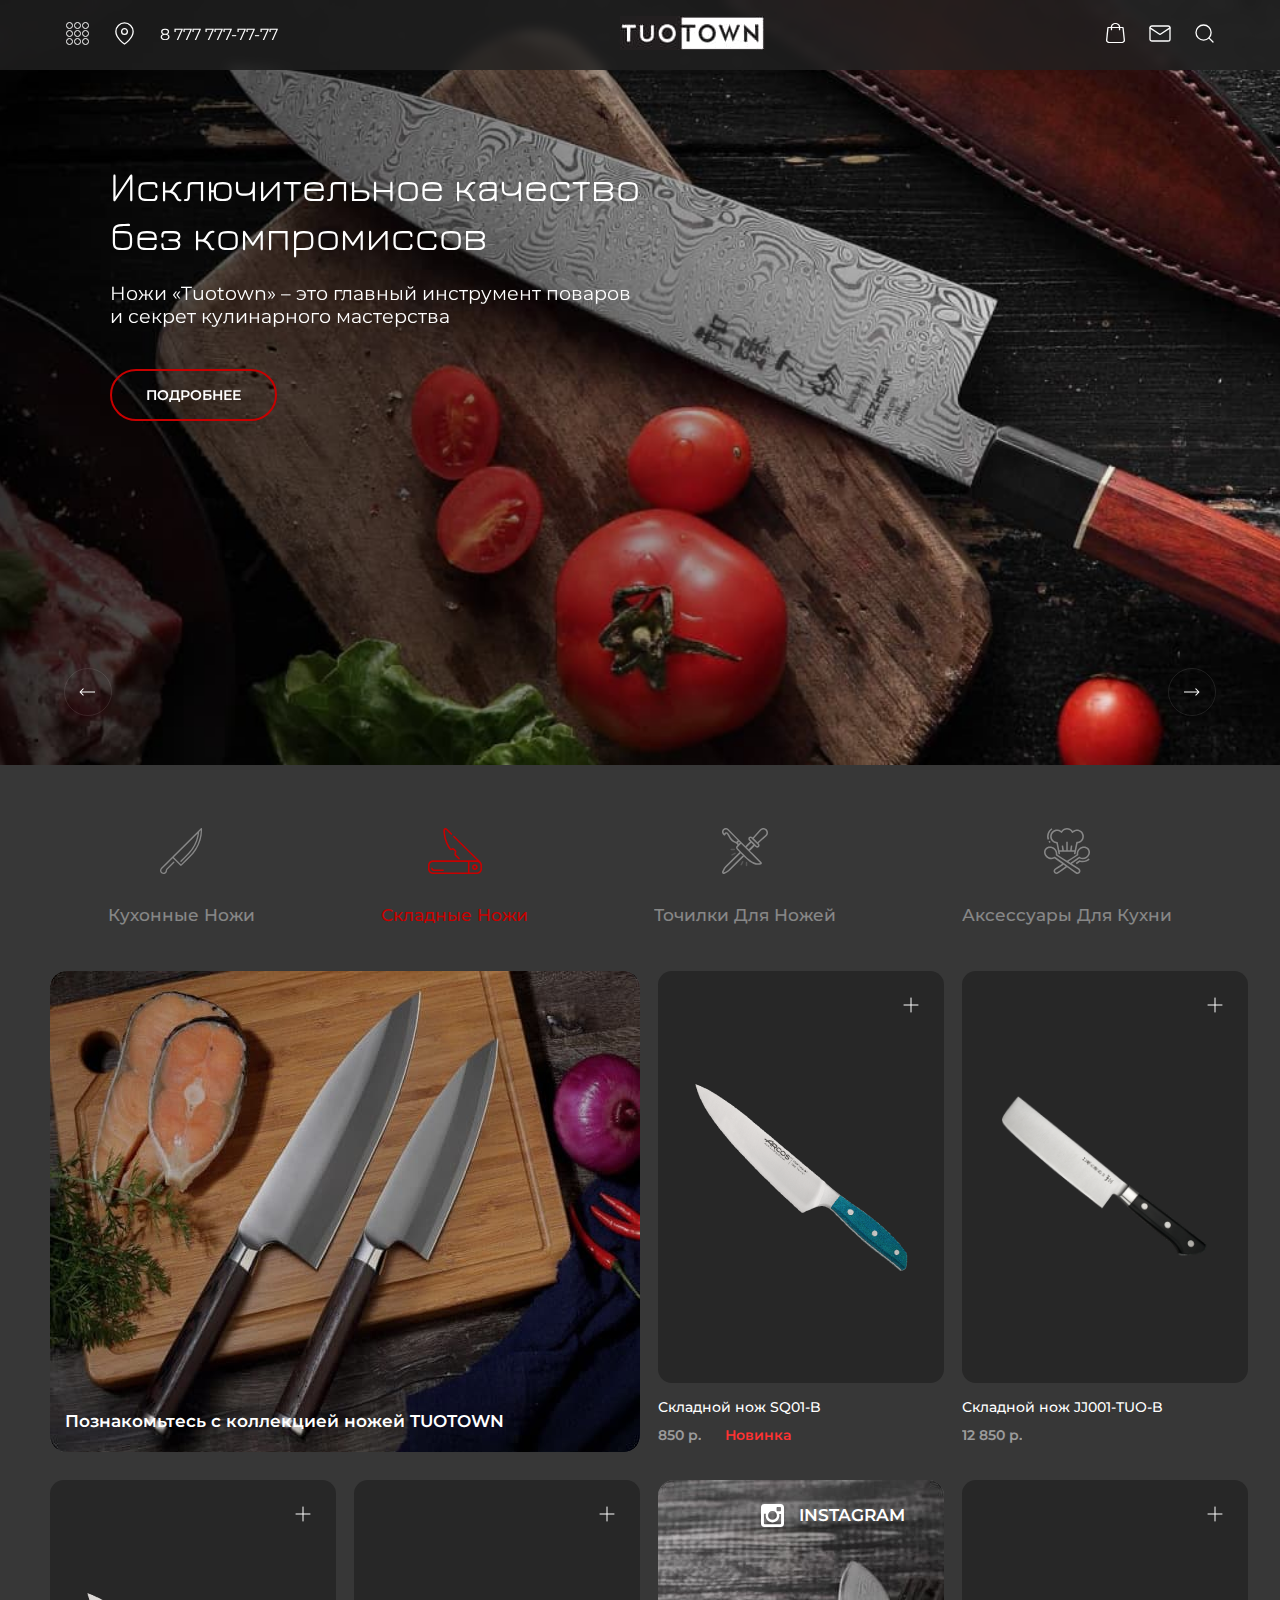
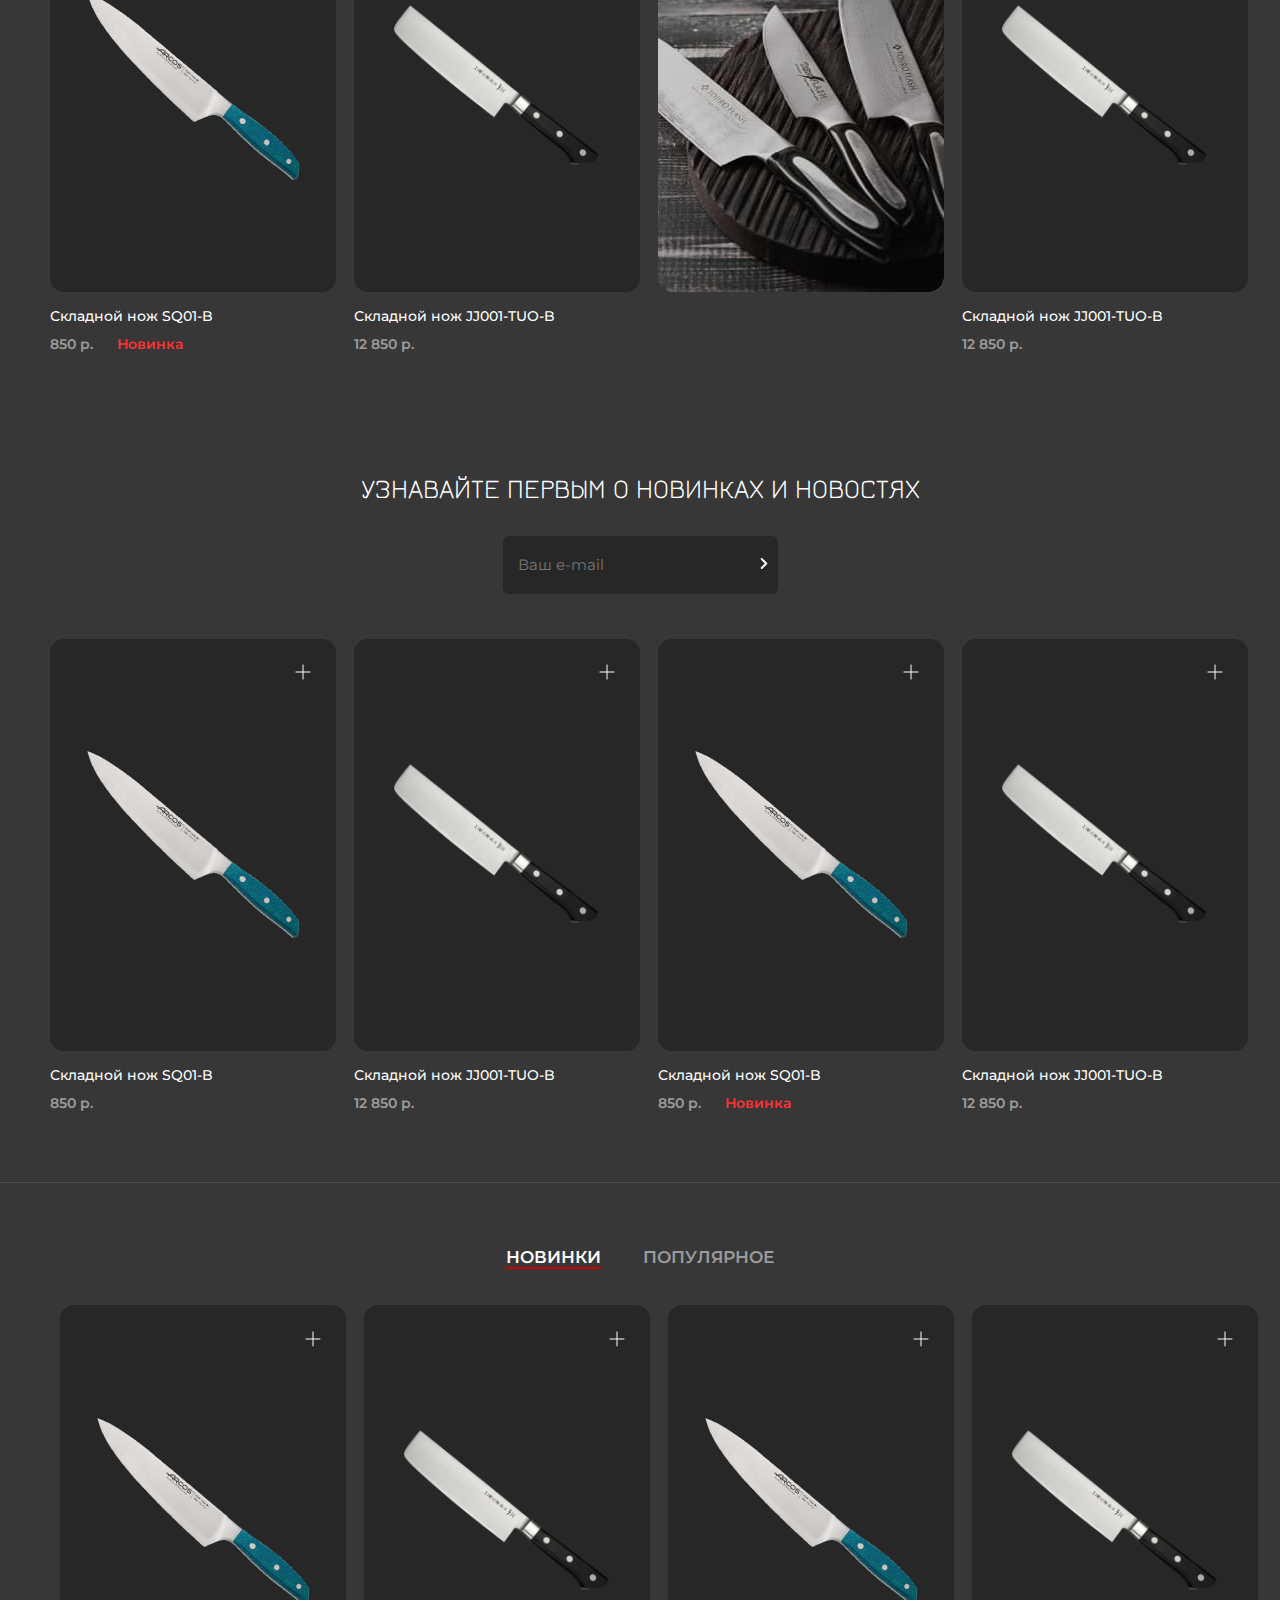
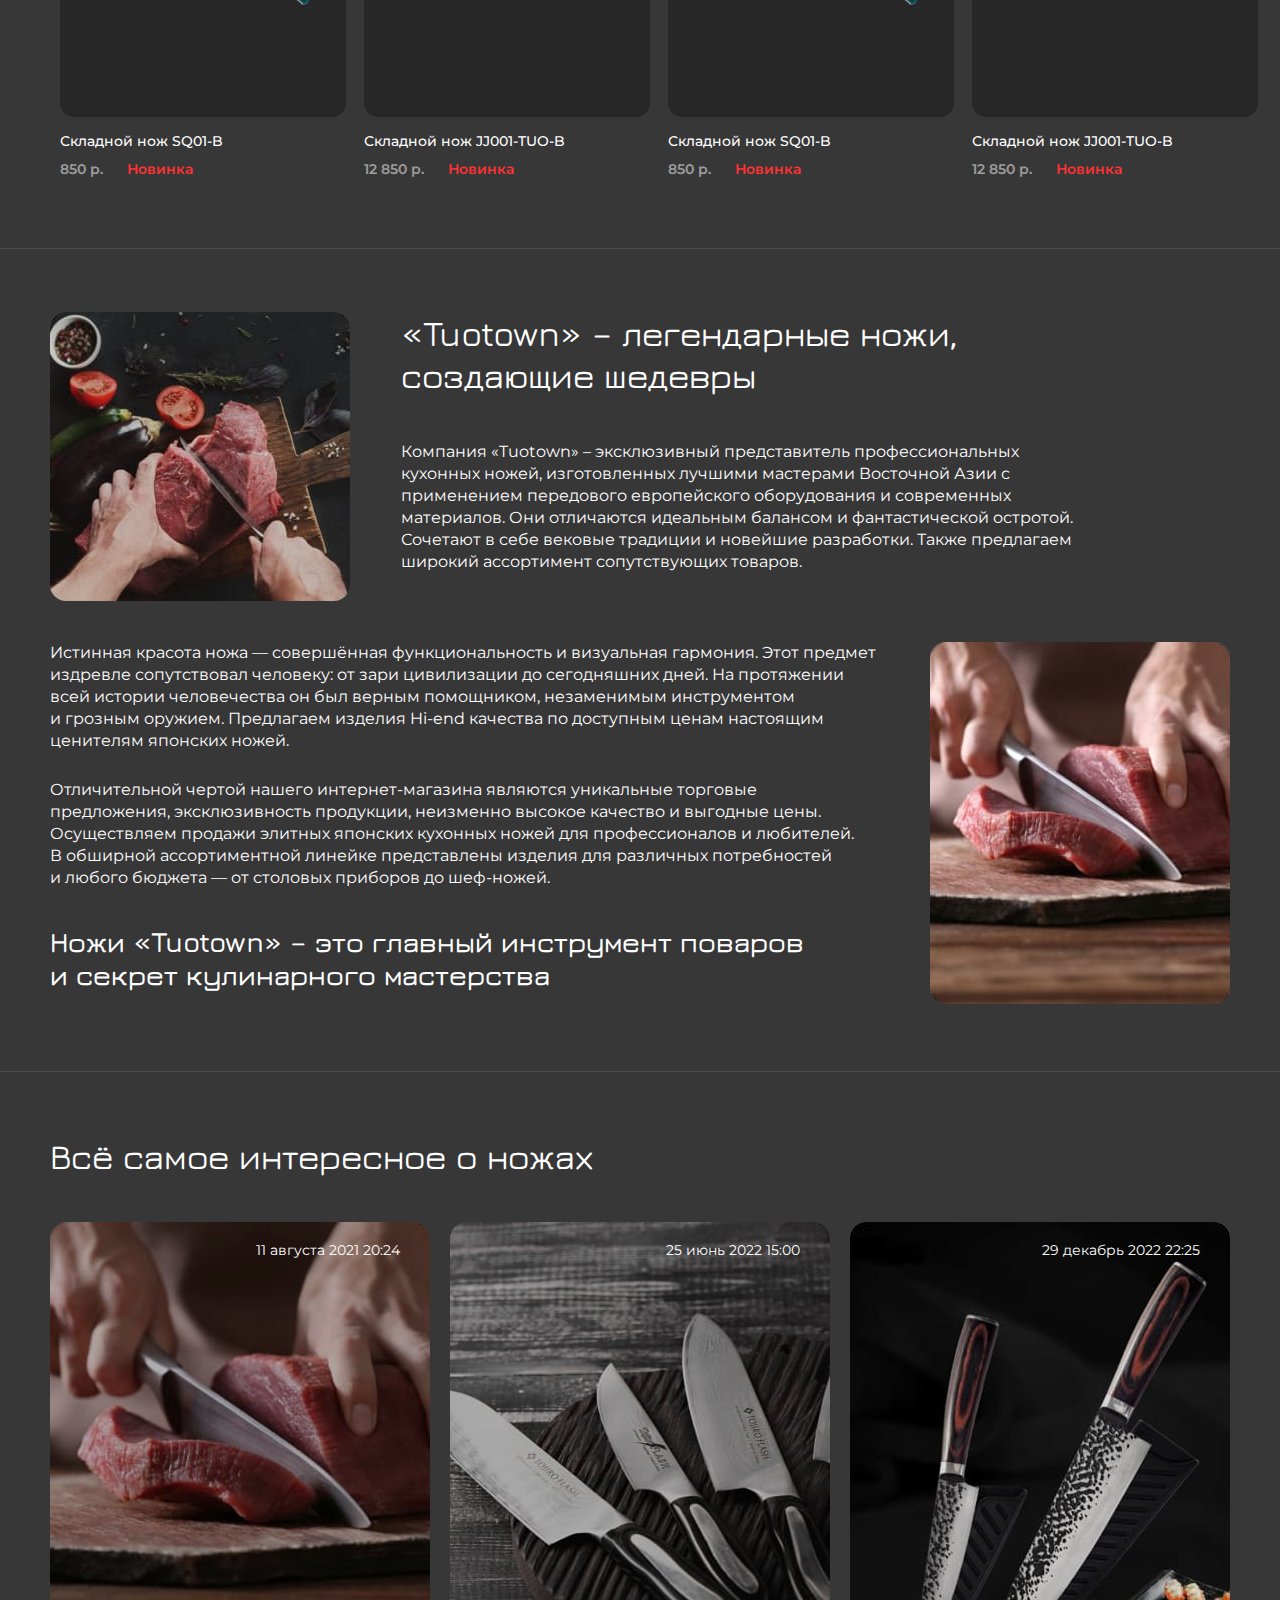
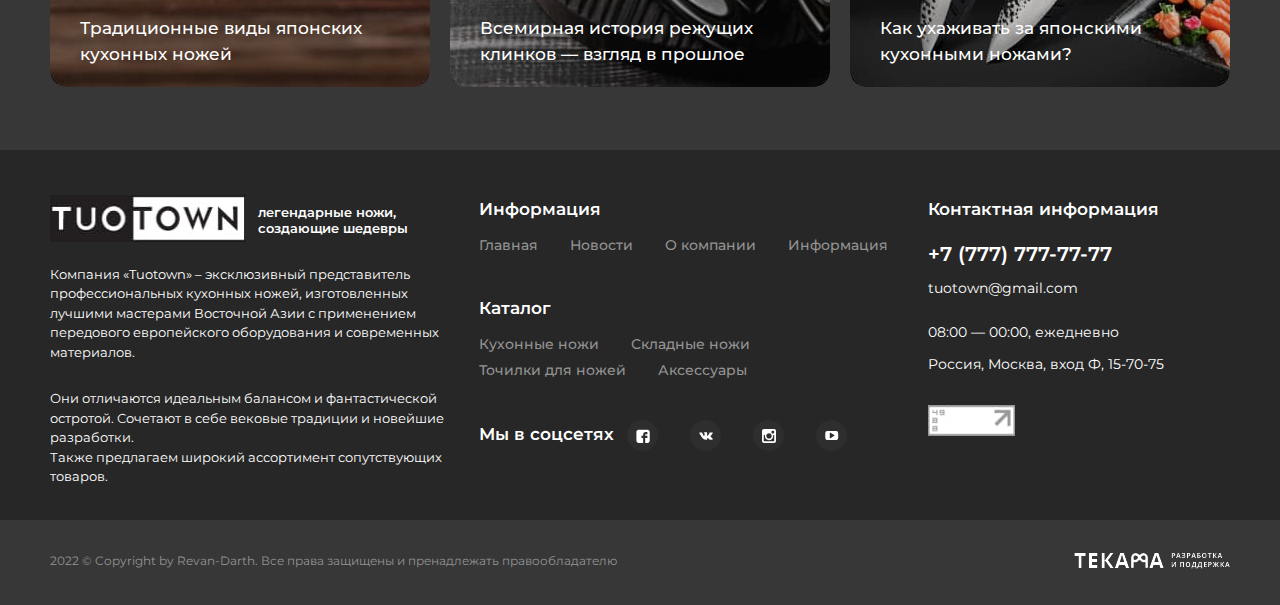
<file: index.html>
<!DOCTYPE html>
<html lang="ru">
	<head>
		<meta charset="UTF-8">
		<meta name="viewport" content="width=device-width, initial-scale=1.0">
		<meta http-equiv="X-UA-Compatible" content="ie=edge">
		<title>TuoTown</title>
		<link rel="apple-touch-icon" sizes="57x57" href="images/favicons/apple-icon-57x57.png">
		<link rel="apple-touch-icon" sizes="60x60" href="images/favicons/apple-icon-60x60.png">
		<link rel="apple-touch-icon" sizes="72x72" href="images/favicons/apple-icon-72x72.png">
		<link rel="apple-touch-icon" sizes="76x76" href="images/favicons/apple-icon-76x76.png">
		<link rel="apple-touch-icon" sizes="114x114" href="images/favicons/apple-icon-114x114.png">
		<link rel="apple-touch-icon" sizes="120x120" href="images/favicons/apple-icon-120x120.png">
		<link rel="apple-touch-icon" sizes="144x144" href="images/favicons/apple-icon-144x144.png">
		<link rel="apple-touch-icon" sizes="152x152" href="images/favicons/apple-icon-152x152.png">
		<link rel="apple-touch-icon" sizes="180x180" href="images/favicons/apple-icon-180x180.png">
		<link rel="icon" type="image/png" sizes="192x192"  href="images/favicons/android-icon-192x192.png">
		<link rel="icon" type="image/png" sizes="32x32" href="images/favicons/favicon-32x32.png">
		<link rel="icon" type="image/png" sizes="96x96" href="images/favicons/favicon-96x96.png">
		<link rel="icon" type="image/png" sizes="16x16" href="images/favicons/favicon-16x16.png">
		<link rel="manifest" href="images/favicons/manifest.json">
		<meta name="msapplication-TileImage" content="images/favicons/ms-icon-144x144.png">
		<meta name="msapplication-TileColor" content="#ffffff">
		<meta name="theme-color" content="#ffffff">
		<meta name="description" content="Сайт ножей TuoTown">
		<meta name="keywords" content="html, css, jquery, javascript, бэм, адаптив, многостраничный">
		<link rel="preconnect" href="https://fonts.googleapis.com">
		<link rel="preconnect" href="https://fonts.gstatic.com" crossorigin>
		<link href="https://fonts.googleapis.com/css2?family=Jura:wght@400;500;600&family=Montserrat:wght@400;500;600&display=swap" rel="stylesheet">
		<link rel="stylesheet" href="css/libs.min.css">
		<link rel="stylesheet" href="css/style.min.css">
	</head>
	<body>

		<div class="wrapper">
			<header class="header">
				<div class="header__top">
					<div class="header__container">
						<nav class="header__navigation">
							<div class="header__contacts">
								<button class="header__burger menu__burger" type="button" title="Всплывающее меню">
									<svg width="23" height="23" viewBox="0 0 23 23" fill="none" xmlns="http://www.w3.org/2000/svg">
										<circle cx="3.5" cy="3.5" r="3" stroke="white"/>
										<circle cx="3.5" cy="11.5" r="3" stroke="white"/>
										<circle cx="3.5" cy="19.5" r="3" stroke="white"/>
										<circle cx="11.5" cy="3.5" r="3" stroke="white"/>
										<circle cx="11.5" cy="11.5" r="3" stroke="white"/>
										<circle cx="11.5" cy="19.5" r="3" stroke="white"/>
										<circle cx="19.5" cy="3.5" r="3" stroke="white"/>
										<circle cx="19.5" cy="11.5" r="3" stroke="white"/>
										<circle cx="19.5" cy="19.5" r="3" stroke="white"/>
									</svg>
								</button>
								<a class="header__contacts-link header__contacts-link--map" data-da=".header__sidebar-top--links,600,0" href="information.html" title="Перейти на страницу Местоположения">
									<svg width="23" height="23" viewBox="0 0 23 23" fill="none" xmlns="http://www.w3.org/2000/svg">
										<path d="M20.125 9.58333C20.125 16.2917 11.5 22.0417 11.5 22.0417C11.5 22.0417 2.875 16.2917 2.875 9.58333C2.875 7.29584 3.7837 5.10203 5.4012 3.48453C7.0187 1.86703 9.21251 0.958328 11.5 0.958328C13.7875 0.958328 15.9813 1.86703 17.5988 3.48453C19.2163 5.10203 20.125 7.29584 20.125 9.58333Z" stroke="white" stroke-width="1.3" stroke-linecap="round" stroke-linejoin="round"/>
										<path d="M11.5 12.4583C13.0878 12.4583 14.375 11.1711 14.375 9.58333C14.375 7.99551 13.0878 6.70833 11.5 6.70833C9.91218 6.70833 8.625 7.99551 8.625 9.58333C8.625 11.1711 9.91218 12.4583 11.5 12.4583Z" stroke="white" stroke-width="1.3" stroke-linecap="round" stroke-linejoin="round"/>
									</svg>
								</a>
								<a class="header__contacts-link header__contacts-link--phone" href="tel:87777777777" title="Позвонить на номер 8 981 120-11-17">
									<svg class="header__contacts-link--phone_svg visually-hidden" width="22" height="22" viewBox="0 0 22 22" fill="none" xmlns="http://www.w3.org/2000/svg">
										<path d="M20.9999 15.9201V18.9201C21.0011 19.1986 20.944 19.4743 20.8324 19.7294C20.7209 19.9846 20.5572 20.2137 20.352 20.402C20.1468 20.5902 19.9045 20.7336 19.6407 20.8228C19.3769 20.912 19.0973 20.9452 18.8199 20.9201C15.7428 20.5857 12.7869 19.5342 10.1899 17.8501C7.77376 16.3148 5.72527 14.2663 4.18993 11.8501C2.49991 9.2413 1.44818 6.27109 1.11993 3.1801C1.09494 2.90356 1.12781 2.62486 1.21643 2.36172C1.30506 2.09859 1.4475 1.85679 1.6347 1.65172C1.82189 1.44665 2.04974 1.28281 2.30372 1.17062C2.55771 1.05843 2.83227 1.00036 3.10993 1.0001H6.10993C6.59524 0.995321 7.06572 1.16718 7.43369 1.48363C7.80166 1.80008 8.04201 2.23954 8.10993 2.7201C8.23656 3.68016 8.47138 4.62282 8.80993 5.5301C8.94448 5.88802 8.9736 6.27701 8.89384 6.65098C8.81408 7.02494 8.6288 7.36821 8.35993 7.6401L7.08993 8.9101C8.51349 11.4136 10.5864 13.4865 13.0899 14.9101L14.3599 13.6401C14.6318 13.3712 14.9751 13.1859 15.3491 13.1062C15.723 13.0264 16.112 13.0556 16.4699 13.1901C17.3772 13.5286 18.3199 13.7635 19.2799 13.8901C19.7657 13.9586 20.2093 14.2033 20.5265 14.5776C20.8436 14.9519 21.0121 15.4297 20.9999 15.9201Z" stroke="white" stroke-linecap="round" stroke-linejoin="round"/>
									</svg>
									<span class="header__contacts-link--phone_text">8 777 777-77-77</span>
								</a>
							</div>
							<a class="header__logo" href="#" title="Логотип Компании TuoTown">
								<img src="images/logo.jpg" alt="Логотип Компании TuoTown">
							</a>
							<div class="header__buttons">
								<a class="header__buttons-link header__contacts-link--basket" data-da=".header__contacts,600,3" href="basket.html" title="Корзина">
									<svg width="19" height="20" viewBox="0 0 19 20" fill="none" xmlns="http://www.w3.org/2000/svg">
										<path d="M9.96812 0C10.3023 0.0664498 10.6486 0.112453 10.9767 0.204461C12.8663 0.751393 14.0632 2.0855 14.1908 3.76719C14.1908 3.79786 14.203 3.82853 14.2091 3.88987C14.2941 3.88987 14.3792 3.88987 14.4582 3.88987C15.2602 3.88987 16.0683 3.88987 16.8703 3.88987C17.3685 3.88987 17.6116 4.07388 17.6602 4.48792C17.8242 6.02137 17.9822 7.55994 18.1402 9.09339C18.3346 10.9182 18.529 12.7481 18.7234 14.5729C18.8206 15.4675 18.9482 16.362 18.9968 17.2565C19.0455 18.1766 18.529 18.882 17.6602 19.4084C16.9736 19.8225 16.1898 19.9912 15.3453 19.9912C12.3073 19.986 9.26332 19.9912 6.22539 19.9912C5.27148 19.9912 4.32364 20.0167 3.36973 19.9809C2.16671 19.94 1.17634 19.5209 0.47762 18.6724C-0.00237289 18.0897 -0.0509798 17.4354 0.0340823 16.7505C0.210282 15.3346 0.343951 13.9136 0.489772 12.4926C0.635593 11.0971 0.787489 9.70678 0.93331 8.31133C1.06698 7.07434 1.19457 5.83736 1.32217 4.60037C1.32824 4.54414 1.32824 4.4828 1.34039 4.42658C1.40115 4.06877 1.63811 3.88987 2.07557 3.88476C2.88974 3.87964 3.69783 3.88476 4.51199 3.88476C4.60313 3.88476 4.69427 3.88476 4.79148 3.88476C4.82794 3.27648 4.96768 2.71422 5.2897 2.19284C6.05526 0.981412 7.24005 0.265799 8.84408 0.0408922C8.91092 0.0306691 8.97775 0.0153346 9.04459 0C9.34838 0 9.65825 0 9.96812 0ZM4.80971 5.00929C4.06238 5.00929 3.34543 5.00929 2.61632 5.00929C2.61025 5.05018 2.5981 5.08085 2.5981 5.11663C2.41582 6.86477 2.22747 8.61802 2.04519 10.3662C1.80823 12.6459 1.57128 14.9308 1.32824 17.2105C1.28571 17.6296 1.44976 17.9772 1.77785 18.2788C2.28823 18.7388 2.94442 18.8973 3.66745 18.8973C7.556 18.9024 11.4506 18.9024 15.3392 18.8973C15.7766 18.8973 16.1959 18.836 16.5969 18.6724C17.2348 18.4117 17.7938 17.8545 17.6845 17.1389C17.6176 16.7096 17.5872 16.27 17.5447 15.8355C17.3867 14.302 17.2227 12.7635 17.0647 11.23C16.8824 9.50232 16.7002 7.76951 16.5179 6.04182C16.4814 5.69935 16.4389 5.35687 16.4025 5.01951C15.6612 5.01951 14.9382 5.01951 14.203 5.01951C14.203 5.09107 14.203 5.15241 14.203 5.20864C14.203 5.70446 14.2091 6.20027 14.1969 6.69098C14.1908 7.00278 13.8992 7.2328 13.5407 7.22769C13.1944 7.22258 12.9149 6.99767 12.8967 6.69609C12.8906 6.59386 12.8967 6.48652 12.8967 6.38429C12.8967 5.92936 12.8967 5.47444 12.8967 5.01951C10.6243 5.01951 8.38232 5.01951 6.1221 5.01951C6.1221 5.07063 6.1221 5.11152 6.1221 5.1473C6.1221 5.65334 6.12817 6.16449 6.1221 6.67053C6.11602 6.99767 5.83046 7.2328 5.4659 7.22769C5.10743 7.22769 4.83401 6.99256 4.82186 6.68076C4.81579 6.58364 4.82186 6.48652 4.82186 6.3894C4.80971 5.92936 4.80971 5.47444 4.80971 5.00929ZM12.8906 3.87964C12.8055 2.81134 12.2526 1.99349 11.159 1.47723C9.97419 0.920074 8.77725 0.960966 7.64106 1.58457C6.675 2.11617 6.18285 2.89823 6.1221 3.87964C8.38839 3.87964 10.6304 3.87964 12.8906 3.87964Z" fill="white"/>
									</svg>
								</a>
								<a class="header__buttons-link header__contacts-link--email" data-da=".header__sidebar-top--links,600,1" href="service.html" title="Email Сервис">
									<svg width="22" height="17" viewBox="0 0 22 17" fill="none" xmlns="http://www.w3.org/2000/svg">
										<path d="M3 1H19C20.1 1 21 1.84375 21 2.875V14.125C21 15.1563 20.1 16 19 16H3C1.9 16 1 15.1563 1 14.125V2.875C1 1.84375 1.9 1 3 1Z" stroke="white" stroke-width="1.3" stroke-linecap="round" stroke-linejoin="round"/>
										<path d="M21 2.875L11 9.4375L1 2.875" stroke="white" stroke-width="1.3" stroke-linecap="round" stroke-linejoin="round"/>
									</svg>
								</a>
								<a class="header__buttons-link header__contacts-link--search" data-da=".header__sidebar-top--links,600,2" href="#" title="Поиск">
									<svg width="19" height="19" viewBox="0 0 19 19" fill="none" xmlns="http://www.w3.org/2000/svg">
										<path d="M8.55555 16.1111C12.7284 16.1111 16.1111 12.7284 16.1111 8.55556C16.1111 4.38274 12.7284 1 8.55555 1C4.38274 1 1 4.38274 1 8.55556C1 12.7284 4.38274 16.1111 8.55555 16.1111Z" stroke="white" stroke-width="1.3" stroke-linecap="round" stroke-linejoin="round"/>
										<path d="M17.9999 17.9999L13.8916 13.8916" stroke="white" stroke-width="1.3" stroke-linecap="round" stroke-linejoin="round"/>
									</svg>
								</a>
							</div>
						</nav>
					</div>
				</div>
				<div class="header__sidebar">
					<div class="header__sidebar-body">
						<div class="header__sidebar-inner">
							<div class="header__sidebar-top">
								<button class="header__sidebar-button" title="Скрыть Меню">
									<svg width="8" height="14" viewBox="0 0 8 14" fill="none" xmlns="http://www.w3.org/2000/svg">
										<path d="M7 13L1 7L7 1" stroke="white" stroke-width="2" stroke-linecap="round" stroke-linejoin="round"/>
									</svg>
								</button>
								<div class="header__sidebar-top--links"></div>
							</div>
							<ul class="header__sidebar-items">
								<li class="header__sidebar-item">
									<a class="header__sidebar-item--link" href="#" title="Кухонные ножи TUOTOWN">Кухонные ножи TUOTOWN</a>
								</li>
								<li class="header__sidebar-item">
									<a class="header__sidebar-item--link" href="#" title="Складные ножи TUOTOWN">Складные ножи TUOTOWN</a>
								</li>
								<li class="header__sidebar-item">
									<a class="header__sidebar-item--link" href="#" title="Кухонные ножи QXF">Кухонные ножи QXF</a>
								</li>
								<li class="header__sidebar-item">
									<a class="header__sidebar-item--link" href="#" title="Точильные камни">Точильные камни</a>
								</li>
								<li class="header__sidebar-item">
									<a class="header__sidebar-item--link" href="#" title="Наборы для BBQ">Наборы для BBQ</a>
								</li>
								<li class="header__sidebar-item">
									<a class="header__sidebar-item--link" href="#" title="Кухонные принадлежности">Кухонные принадлежности</a>
								</li>
								<li class="header__sidebar-item">
									<a class="header__sidebar-item--link" href="#" title="Туристические товары">Туристические товары</a>
								</li>
							</ul>
							<ul class="header__sidebar-navigation">
								<li class="header__sidebar-navigation--item">
									<a class="header__sidebar-navigation--link" href="#" title="Новости">Новости</a>
								</li>
								<li class="header__sidebar-navigation--item">
									<a class="header__sidebar-navigation--link" href="information.html" title="О компании">О компании</a>
								</li>
								<li class="header__sidebar-navigation--item">
									<a class="header__sidebar-navigation--link" href="#" title="Контакты">Контакты</a>
								</li>
								<li class="header__sidebar-navigation--item">
									<a class="header__sidebar-navigation--link" href="information.html" title="Как проехать">Как проехать</a>
								</li>
							</ul>
						</div>
					</div>	
				</div>
				<div class="header__content">
					<div class="header__container">
						<div class="header__text">	
							<h1 class="header__title">Исключительное качество без компромиссов</h1>
							<p class="header__description">Ножи «Tuotown» – это главный инструмент поваров и секрет кулинарного мастерства</p>
							<a class="header__content-more button" href="#">ПОДРОБНЕЕ</a>
						</div>
					</div>
					<div class="header__slider owl-carousel">
						<div class="header__slider-slide">
							<img src="images/contents/slide-image.jpg" alt="Изображение помидоров с ножом (Задний Фон слайдера)">
						</div>
						<div class="header__slider-slide">
							<img src="images/contents/slide-image.jpg" alt="Изображение помидоров с ножом (Задний Фон слайдера)">
						</div>
					</div>
				</div>
			</header>

			<main id="main">
				<section class="cases">
					<div class="cases__container">
						<div class="cases__tabs tabs">
							<nav class="cases__tabs-navigation tabs__nav">
								<button class="cases__navigation-btn cases__navigation-btn--kitchen tabs__nav-btn" type="button" data-tab='#tab-1' title="Кухонные ножи">
									<svg width="43" height="46" viewBox="0 0 43 46" fill="none" xmlns="http://www.w3.org/2000/svg">
										<path d="M41.5885 0C41.937 0.227604 42.0331 0.551042 42.0452 0.958333C42.2494 8.45729 40.1586 15.3094 36.2172 21.6464C34.595 24.2578 32.6484 26.6057 30.4734 28.774C27.5174 31.7208 24.5734 34.6557 21.6174 37.6026C21.0286 38.1896 20.7763 38.1896 20.1995 37.6146C17.8443 35.2667 15.4891 32.9187 13.1339 30.5589C13.0137 30.4391 12.9176 30.3073 12.7974 30.1516C12.6532 30.2833 12.5451 30.3552 12.461 30.451C9.02429 33.8651 5.59964 37.2911 2.16297 40.7052C1.61022 41.2562 1.29779 41.8911 1.35787 42.6698C1.44199 43.8437 2.42733 44.6943 3.60493 44.6583C4.75849 44.6224 5.70778 43.712 5.70778 42.562C5.70778 41.6995 6.02021 41.0286 6.64506 40.4177C8.79598 38.3094 10.9229 36.1651 13.0618 34.0448C13.1579 33.949 13.254 33.8411 13.3622 33.7693C13.6626 33.5536 13.963 33.5776 14.2153 33.8292C14.4797 34.0807 14.4917 34.3802 14.2995 34.6797C14.2153 34.7995 14.1072 34.9073 13.999 35.0151C11.8361 37.1713 9.67317 39.3396 7.49822 41.4838C7.20982 41.7714 7.08966 42.0828 7.07764 42.4781C7.05361 44.1193 6.00819 45.4729 4.45808 45.8802C2.95604 46.2755 1.32182 45.6286 0.51673 44.3229C-0.288364 43.0052 -0.120136 41.1964 0.961334 40.0224C1.5982 39.3276 2.28313 38.6807 2.95604 38.0099C15.5011 25.4797 28.0702 12.9615 40.6272 0.443229C40.7834 0.2875 40.9637 0.14375 41.1319 0C41.2881 0 41.4323 0 41.5885 0ZM20.9205 36.3687C21.0046 36.2849 21.0887 36.225 21.1608 36.1411C24.0447 33.2661 26.9406 30.3911 29.8245 27.5042C33.0329 24.2818 35.6164 20.6042 37.503 16.4594C39.4616 12.1349 40.5792 7.59479 40.7234 2.83906C40.7234 2.68333 40.7234 2.5276 40.7234 2.2401C40.1706 2.80312 39.714 3.24635 39.2814 3.71354C39.1973 3.80937 39.1733 3.97708 39.1612 4.12083C38.993 5.36667 38.8969 6.62448 38.6566 7.85833C37.4069 14.5187 34.4268 20.3286 29.8125 25.276C27.1209 28.163 24.261 30.8823 21.4852 33.6734C21.3891 33.7693 21.2689 33.8891 21.1608 33.8891C20.9205 33.8771 20.608 33.8771 20.4758 33.7333C20.3317 33.5776 20.3076 33.2542 20.3317 33.0146C20.3437 32.8708 20.5359 32.7271 20.6561 32.6073C22.9392 30.3312 25.2223 28.0552 27.5054 25.7792C32.6964 20.5922 36.1091 14.4708 37.4068 7.22344C37.515 6.63646 37.5751 6.04948 37.6592 5.51042C29.7044 13.4406 21.7496 21.3589 13.8188 29.2771C16.138 31.5891 18.5172 33.9609 20.9205 36.3687Z" fill="white"/>
									</svg>
									<span>Кухонные ножи</span>
								</button>
								<button class="cases__navigation-btn cases__navigation-btn--flip tabs__nav-btn _active" type="button" data-tab='#tab-2' title="Складные ножи">
									<svg width="54" height="46" viewBox="0 0 54 46" fill="none" xmlns="http://www.w3.org/2000/svg">
										<path d="M-9.76529e-05 36.4991C0.0280274 36.4434 0.0842774 36.3877 0.0983399 36.318C0.703028 33.8104 2.60147 32.3198 5.23115 32.3198C17.2405 32.3198 29.2358 32.3198 41.2452 32.3198C43.5796 32.3198 45.914 32.3198 48.2624 32.3198C48.4312 32.3198 48.5999 32.3198 48.8812 32.3198C48.6562 32.083 48.5155 31.9437 48.3749 31.7904C40.7671 24.2817 33.1593 16.7729 25.5515 9.27803C24.9608 8.69293 24.8624 8.23321 25.2421 7.85707C25.6218 7.48094 26.0718 7.56452 26.6765 8.16356C35.2405 16.6196 43.8187 25.0618 52.3687 33.5179C53.128 34.2702 53.6905 35.1757 53.9015 36.2623C53.9155 36.3459 53.9718 36.4155 53.9999 36.4852C53.9999 38.2683 53.9999 40.0376 53.9999 41.8068C53.9577 41.9182 53.9015 42.0297 53.8734 42.1411C53.3109 44.398 51.3562 45.9861 49.0359 45.9861C34.3405 46 19.6452 45.9861 4.9499 45.9861C2.8124 45.9861 0.913965 44.6069 0.238965 42.5869C0.15459 42.3222 0.0702149 42.0715 -0.0141602 41.8068C-9.76529e-05 40.0515 -9.76529e-05 38.2823 -9.76529e-05 36.4991ZM39.8812 44.4397C39.8812 40.9013 39.8812 37.4186 39.8812 33.894C39.628 33.894 39.403 33.894 39.178 33.894C29.6015 33.894 20.0249 33.894 10.4483 33.894C8.69053 33.894 6.93272 33.8801 5.1749 33.894C3.02334 33.908 1.5749 35.3568 1.56084 37.4743C1.56084 38.533 1.56084 39.5918 1.56084 40.6645C1.56084 43.0606 2.96709 44.4397 5.3999 44.4397C16.678 44.4397 27.9562 44.4397 39.2343 44.4397C39.4452 44.4397 39.6421 44.4397 39.8812 44.4397ZM41.5546 44.4258C44.1421 44.4258 46.6734 44.4815 49.2046 44.4119C51.0187 44.3562 52.3827 42.8656 52.4249 41.0406C52.453 39.8983 52.4249 38.742 52.4249 37.5997C52.4249 35.315 50.9905 33.894 48.6702 33.894C46.4765 33.894 44.2827 33.894 42.089 33.894C41.9202 33.894 41.7515 33.908 41.5546 33.9219C41.5546 37.4325 41.5546 40.9013 41.5546 44.4258Z" fill="white"/>
										<path d="M15.3703 3.0091C15.3703 2.74441 15.3844 2.47973 15.3703 2.22897C15.2859 1.30953 15.7219 0.682634 16.4953 0.278637C17.325 -0.139292 18.1969 -0.11143 18.8578 0.529394C20.5875 2.15931 22.2609 3.84496 23.9484 5.5306C24.2859 5.86495 24.2438 6.35253 23.9203 6.64508C23.5828 6.93763 23.1328 6.90977 22.7531 6.53363C21.2344 5.05695 19.7438 3.56634 18.225 2.07573C18.1125 1.96428 18.0141 1.81104 17.8734 1.76925C17.6766 1.69959 17.4094 1.62994 17.2547 1.69959C17.1 1.76925 16.9734 2.04787 16.9734 2.22897C16.9734 4.84799 17.325 7.42521 17.9719 9.97458C18.9141 13.6663 20.4469 17.0933 22.5703 20.2696C22.95 20.8407 23.0484 20.8686 23.5969 20.4646C24.4266 19.8516 25.4391 19.8795 26.1984 20.576C26.775 21.1054 27.3375 21.6626 27.8859 22.2338C28.3219 22.6935 28.5047 23.2508 28.3922 23.8637C28.2656 24.5603 28.1391 25.2708 27.9844 25.9673C27.9 26.3295 27.9844 26.5803 28.2516 26.845C29.3625 27.9176 30.4453 29.0043 31.5422 30.0909C31.8516 30.3834 32.0063 30.7178 31.8234 31.1218C31.6125 31.5954 30.9938 31.7487 30.5859 31.3586C29.2922 30.1048 28.0125 28.8371 26.7609 27.5415C26.2828 27.0539 26.2828 26.3992 26.4094 25.7583C26.5078 25.215 26.5922 24.6578 26.7469 24.1284C26.8734 23.6548 26.8172 23.3065 26.4234 22.9722C26.0297 22.6517 25.6922 22.2756 25.3406 21.9134C25.0594 21.6069 24.8063 21.5512 24.4406 21.8437C23.3859 22.6517 22.1344 22.4428 21.3891 21.3283C18.4219 16.9679 16.5375 12.1896 15.75 7.00729C15.5531 5.68385 15.4688 4.34647 15.3281 3.0091C15.3422 3.0091 15.3563 3.0091 15.3703 3.0091Z" fill="white"/>
										<path d="M10.3358 42.977C8.84516 42.977 7.35454 42.991 5.86391 42.977C4.41547 42.9631 3.19204 41.8486 3.07954 40.4277C3.03735 39.8426 3.30454 39.4385 3.79672 39.4107C4.23266 39.3689 4.5561 39.6336 4.65454 40.0794C4.85141 41.1242 5.20297 41.4167 6.29985 41.4167C9.19672 41.4167 12.0936 41.4167 14.9905 41.4167C15.6092 41.4167 15.9889 41.779 15.9327 42.2805C15.8905 42.7123 15.553 42.977 15.0467 42.977C13.4577 42.977 11.8967 42.977 10.3358 42.977Z" fill="white"/>
										<path d="M46.8842 36.3738C48.4733 36.3877 49.7108 37.6276 49.6968 39.2018C49.6827 40.7481 48.4311 41.9601 46.8702 41.9601C45.2952 41.9601 44.0014 40.6924 44.0155 39.146C44.0155 37.6136 45.3092 36.3598 46.8842 36.3738ZM48.1077 39.146C48.0936 38.4634 47.5452 37.948 46.8421 37.948C46.153 37.9619 45.6186 38.5052 45.6327 39.1878C45.6467 39.8704 46.1952 40.3859 46.8983 40.372C47.5874 40.372 48.1077 39.8286 48.1077 39.146Z" fill="white"/>
									</svg>
									<span>Складные ножи</span>
								</button>
								<button class="cases__navigation-btn cases__navigation-btn--sharpener tabs__nav-btn" type="button" data-tab='#tab-3' title="Точилки для ножей">
									<svg width="46" height="46" viewBox="0 0 46 46" fill="none" xmlns="http://www.w3.org/2000/svg">
										<path d="M41.9511 0C42.8375 0.203646 43.6641 0.503125 44.3589 1.11406C46.5271 3.01875 46.5391 6.21719 44.3708 8.19375C41.9151 10.4219 39.4594 12.626 36.9917 14.8302C36.836 14.974 36.6922 15.1057 36.5125 15.2734C36.6922 15.4651 36.836 15.6208 36.9917 15.7766C37.8182 16.7229 37.7703 18.1245 36.9078 18.987C36.0214 19.8615 34.6438 19.8974 33.7094 19.0349C33.3141 18.6755 32.9787 18.2443 32.6432 17.8969C31.0261 19.5021 29.4927 21.0474 27.8755 22.6526C28.6901 23.4432 29.5646 24.2698 30.4031 25.1083C33.386 28.0911 36.3568 31.0859 39.3396 34.0807C39.8787 34.6318 40.0104 35.1708 39.7229 35.7339C39.5193 36.1411 39.1719 36.3448 38.7406 36.4526C36.261 37.0635 33.8412 36.776 31.4813 35.8776C28.6542 34.7995 26.3422 32.9786 24.2219 30.8703C23.4552 30.1036 22.6646 29.337 21.862 28.5344C21.7422 28.6422 21.6224 28.762 21.4906 28.8818C16.9386 33.4339 12.3745 37.974 7.83439 42.538C6.87606 43.4964 5.82189 44.263 4.58804 44.826C3.9771 45.1016 3.39012 45.425 2.77918 45.7245C1.59325 46.2995 0.539079 45.8802 0.0599121 44.6464C0.0479329 44.6104 0.0119954 44.5745 -0.0119629 44.5385C-0.0119629 44.275 -0.0119629 43.9995 -0.0119629 43.724C0.38335 42.9214 0.790641 42.1307 1.162 41.3161C1.737 40.0823 2.5396 39.0161 3.49793 38.0578C8.03804 33.5417 12.5542 29.0016 17.0943 24.4734C17.2141 24.3536 17.3938 24.2818 17.5615 24.174C17.3339 23.9344 17.238 23.8266 17.1422 23.7188C16.3276 22.9042 15.513 22.0896 14.7104 21.263C13.7521 20.2807 13.7521 18.9271 14.6985 17.9208C14.8662 17.7411 15.0698 17.5974 15.1896 17.4057C15.3094 17.2021 15.4651 16.8906 15.3813 16.7229C15.1177 16.124 14.6865 15.6328 14.0396 15.3812C13.213 15.0458 12.3266 14.8062 11.5719 14.351C9.12814 12.8776 7.46304 10.6974 6.26512 8.13385C5.95366 7.46302 5.4745 6.82812 5.03127 6.16927C4.82762 5.86979 4.50418 5.77396 4.15679 5.85781C3.80939 5.94167 3.64168 6.20521 3.60575 6.54062C3.54585 7.01979 3.30627 7.35521 2.85106 7.49896C2.38387 7.64271 2.0245 7.45104 1.6771 7.13958C0.850537 6.3849 0.2396 5.51042 1.62767e-05 4.40833C1.62767e-05 4.04896 1.62767e-05 3.68958 1.62767e-05 3.33021C0.0359538 3.2224 0.0718913 3.1026 0.0958496 2.99479C0.443245 1.68906 1.22189 0.754687 2.4797 0.263542C2.75522 0.155729 3.04272 0.0838542 3.33022 0C3.6896 0 4.04897 0 4.40835 0C5.63022 0.251562 6.49272 1.05417 7.34325 1.91667C12.5781 7.19948 17.825 12.4703 23.0719 17.7411C23.1917 17.8729 23.2755 18.0406 23.3474 18.1484C24.9766 16.5312 26.5099 15.0099 28.1271 13.4047C27.7677 13.0693 27.3724 12.7458 27.025 12.3865C26.1026 11.4281 26.0906 10.0146 26.9771 9.11615C27.8516 8.22969 29.3011 8.20573 30.2714 9.06823C30.4151 9.2 30.5469 9.33177 30.7386 9.49948C30.8344 9.37969 30.9182 9.27187 31.0141 9.17604C33.2422 6.69635 35.4584 4.19271 37.7224 1.74896C38.2136 1.2099 38.8604 0.790625 39.4834 0.407292C39.8307 0.191667 40.2979 0.131771 40.7052 0C41.1125 0 41.5438 0 41.9511 0ZM38.1177 35.0391C31.7209 28.6062 25.3719 22.2214 19.0349 15.8604C17.9807 16.8906 16.9625 17.8969 15.9443 18.9151C15.3813 19.4781 15.3813 19.8135 15.9563 20.4005C18.2084 22.6646 20.4485 24.9286 22.7005 27.1807C24.1261 28.5943 25.5156 30.0437 27.013 31.3734C29.2292 33.338 31.7448 34.7755 34.7396 35.1828C35.8417 35.3266 36.9438 35.3146 38.1177 35.0391ZM35.4584 14.1714C38.1417 11.7516 40.825 9.34375 43.4964 6.92396C44.1193 6.36094 44.4307 5.61823 44.4667 4.76771C44.5146 3.47396 43.7479 2.28802 42.562 1.7849C41.3281 1.26979 39.9625 1.55729 39.0281 2.56354C37.962 3.72552 36.9198 4.89948 35.8776 6.06146C34.524 7.55885 33.1823 9.05625 31.8526 10.5297C33.0625 11.7396 34.2485 12.9375 35.4584 14.1714ZM18.6156 25.1802C18.4839 25.3 18.424 25.3479 18.3761 25.4078C13.6443 30.1396 8.91252 34.8714 4.19272 39.6151C3.76147 40.0464 3.37814 40.5375 3.07866 41.0646C2.55158 41.987 2.09637 42.9453 1.64116 43.9036C1.58127 44.0354 1.59325 44.263 1.66512 44.3708C1.71304 44.4427 1.97658 44.4307 2.09637 44.3708C2.58752 44.1552 3.0547 43.8917 3.54585 43.6641C4.71981 43.113 5.79793 42.4542 6.72033 41.5198C11.2604 36.9437 15.8365 32.3917 20.4005 27.8276C20.5203 27.7078 20.7 27.6359 20.9156 27.4922C20.3287 26.9292 19.8735 26.4979 19.4302 26.0547C19.1667 25.7792 18.9151 25.4917 18.6156 25.1802ZM2.30002 5.54635C3.33022 3.7974 5.43856 3.98906 6.40887 5.41458C6.8521 6.07344 7.30731 6.73229 7.63075 7.43906C8.39741 9.10417 9.40366 10.5896 10.7214 11.8714C11.6797 12.8057 12.8057 13.4766 14.0995 13.8359C14.2313 13.8719 14.4349 13.8599 14.5307 13.788C14.962 13.4167 15.3573 13.0214 15.7886 12.6141C15.6807 12.4823 15.6209 12.4224 15.561 12.3505C12.2307 9.00833 8.91252 5.66615 5.58231 2.32396C5.48647 2.22812 5.39064 2.13229 5.28283 2.06042C4.31252 1.30573 2.91095 1.42552 2.12033 2.33594C1.28179 3.27031 1.35366 4.63594 2.30002 5.54635ZM29.2531 14.6984C27.7078 16.2318 26.1745 17.7651 24.7011 19.2266C25.3959 19.9094 26.1266 20.6281 26.7854 21.275C28.2589 19.8016 29.7922 18.2682 31.2896 16.7708C30.6307 16.088 29.912 15.3693 29.2531 14.6984ZM36.1771 17.3578C35.9735 17.0703 35.8417 16.8068 35.638 16.6031C33.5656 14.5188 31.4932 12.4464 29.4089 10.3859C29.3011 10.2781 29.2052 10.1224 29.0735 10.0984C28.8099 10.0505 28.4865 9.97865 28.2709 10.0865C28.0792 10.1823 27.8636 10.5057 27.8755 10.7094C27.8875 10.9729 28.0672 11.2724 28.2709 11.4641C30.3313 13.5484 32.4156 15.6208 34.488 17.6932C34.6078 17.813 34.7156 17.9807 34.8594 18.0047C35.1229 18.0526 35.4344 18.1005 35.662 18.0047C35.8656 17.9089 35.9854 17.6214 36.1771 17.3578ZM16.9146 13.7401C16.5193 14.0875 16.1479 14.4109 15.7886 14.7344C16.124 15.1297 16.4474 15.501 16.699 15.7885C17.0703 15.4292 17.4656 15.0578 17.8849 14.6625C17.6453 14.4349 17.3818 14.1833 17.1302 13.9437C17.0344 13.8479 16.9505 13.7641 16.9146 13.7401Z" fill="white"/>
										<path d="M18.4121 36.7281C18.448 36.6323 18.484 36.4766 18.5559 36.3328C19.023 35.3984 19.4783 34.4641 19.9574 33.5297C20.221 33.0146 20.6283 32.8469 21.0475 33.0625C21.4668 33.2781 21.5746 33.7094 21.323 34.2125C20.8439 35.1708 20.3647 36.1292 19.8855 37.0995C19.6939 37.4828 19.3824 37.6505 18.9632 37.5427C18.6158 37.4229 18.4241 37.1594 18.4121 36.7281Z" fill="#878787"/>
										<path d="M23.7788 36.0333C23.7788 35.5422 23.7668 35.051 23.7788 34.5479C23.7907 34.0568 24.0782 33.7573 24.4975 33.7333C24.9407 33.7094 25.2881 34.0208 25.3001 34.512C25.3241 35.5182 25.3241 36.5125 25.3001 37.5187C25.2881 38.0099 24.9407 38.3333 24.5095 38.3213C24.0902 38.3094 23.8027 37.9859 23.7788 37.5068C23.7668 37.0276 23.7788 36.5365 23.7788 36.0333Z" fill="#878787"/>
										<path d="M16.9146 13.7401C16.9386 13.7641 17.0344 13.8479 17.1183 13.9318C17.3818 14.1833 17.6334 14.4229 17.873 14.6505C17.4537 15.0578 17.0584 15.4292 16.687 15.7766C16.4355 15.4891 16.124 15.1177 15.7766 14.7224C16.148 14.4109 16.5193 14.0875 16.9146 13.7401Z" fill="#878787"/>
										<path d="M13.8001 25.4557C13.7043 25.5755 13.5605 25.863 13.3329 25.9828C12.3506 26.5099 11.3444 27.001 10.3381 27.4922C9.91885 27.6958 9.4876 27.5521 9.29594 27.1807C9.09229 26.7974 9.23604 26.3542 9.66729 26.1266C10.6616 25.6114 11.6558 25.1083 12.6621 24.6292C13.2131 24.3656 13.7881 24.713 13.8001 25.4557Z" fill="#878787"/>
										<path d="M10.7214 22.2333C10.2423 22.2333 9.76311 22.2453 9.28394 22.2333C8.76884 22.2213 8.45738 21.9338 8.4454 21.4906C8.43342 21.0474 8.74488 20.7239 9.24801 20.712C10.2303 20.688 11.2246 20.688 12.2069 20.712C12.71 20.7239 13.0214 21.0474 13.0214 21.4786C13.0214 21.9219 12.71 22.2213 12.1949 22.2333C11.7037 22.2453 11.2126 22.2333 10.7214 22.2333Z" fill="#878787"/>
									</svg>
									<span>Точилки для ножей</span>
								</button>
								<button class="cases__navigation-btn cases__navigation-btn--accessorie tabs__nav-btn" type="button" data-tab='#tab-4' title="Аксессуары для кухни">
									<svg width="46" height="46" viewBox="0 0 46 46" fill="none" xmlns="http://www.w3.org/2000/svg">
										<path d="M27.8607 35.7949C30.2495 37.3334 32.6 38.8334 34.9249 40.3334C36.2789 41.2052 36.7899 42.641 36.2789 44.0257C35.5891 45.8975 33.3664 46.5898 31.693 45.4103C29.4192 43.8205 27.1581 42.1923 24.8971 40.5769C24.3734 40.2052 23.8496 39.8462 23.3386 39.4616C23.0832 39.2693 22.9171 39.2949 22.6744 39.4744C19.9407 41.4359 17.1942 43.3975 14.435 45.3334C12.7999 46.4872 10.7049 45.9744 9.88738 44.2436C9.22312 42.8462 9.68299 41.2564 11.0243 40.3846C12.966 39.1154 14.9204 37.8718 16.8621 36.6282C17.2709 36.359 17.6924 36.0898 18.1395 35.8077C17.999 35.6923 17.884 35.6026 17.7691 35.5257C15.508 33.9103 13.2342 32.3077 10.986 30.6795C10.7177 30.4872 10.5261 30.4744 10.2195 30.6154C5.19924 32.9231 -0.0509711 28.718 0.000125856 24.077C0.0256743 21.3975 1.94181 19.1026 4.61162 18.577C8.26505 17.859 12.1229 20.2308 13.0682 23.8205C13.2598 24.5385 13.2598 25.3077 13.3109 26.0513C13.3236 26.3205 13.3747 26.4872 13.6047 26.6411C16.6449 28.5898 19.6852 30.5385 22.7127 32.5C22.9299 32.641 23.0832 32.641 23.3131 32.5C26.3406 30.5385 29.3809 28.5898 32.4211 26.6411C32.6638 26.4872 32.7149 26.3205 32.7022 26.0513C32.485 21.2949 36.5216 18.4616 40.0346 18.4616C44.4544 18.4487 47.1881 22.5257 45.5147 26.6282C44.1223 30.0257 39.894 32.5641 35.7041 30.5769C35.5764 30.5128 35.3592 30.5 35.2314 30.5769C34.8993 30.7693 34.6055 31.0128 34.2862 31.2308C32.1529 32.7308 30.0323 34.2436 27.8607 35.7949ZM5.94014 20C3.25755 20 1.3031 22 1.55858 24.577C1.92903 28.1667 6.18285 31.1667 9.9257 29C10.4878 28.6795 10.8838 28.718 11.3947 29.0769C15.9296 32.3205 20.4644 35.5513 25.0121 38.7821C27.4775 40.5385 29.9557 42.3077 32.4339 44.0641C33.1365 44.5641 33.9029 44.5385 34.4394 44.0128C35.1931 43.2821 35.0015 42.2052 34.0051 41.5641C26.8388 36.9487 19.6724 32.3334 12.4805 27.7564C11.8291 27.3462 11.5353 26.8975 11.7652 26.1539C11.8035 26.0257 11.7907 25.8718 11.8035 25.718C11.8546 22.6026 9.1848 20 5.94014 20ZM24.4372 33.5898C25.0121 33.9616 25.5486 34.2693 26.0468 34.6411C26.3661 34.8718 26.5705 34.8334 26.8771 34.6154C29.4958 32.7308 32.1273 30.8718 34.7588 28.9872C35.142 28.718 35.4869 28.6411 35.8957 28.8975C39.3703 31.0257 43.0493 28.718 44.1351 25.8975C45.1187 23.3205 43.8668 20.8077 41.2737 20.1282C38.0801 19.3077 33.6474 22.0128 34.3117 26.3718C34.4011 26.9359 34.2351 27.2949 33.7369 27.6026C31.1437 29.2436 28.5761 30.9103 25.9957 32.5769C25.4847 32.9103 24.9737 33.2436 24.4372 33.5898ZM21.678 38.2949C20.9882 37.8077 20.3239 37.3205 19.6597 36.8718C19.5702 36.8077 19.3531 36.8462 19.2509 36.9231C16.7599 38.5128 14.2817 40.1154 11.8035 41.7051C11.4075 41.9616 11.1648 42.3334 11.1393 42.8077C11.0882 43.3975 11.3181 43.8846 11.8291 44.1795C12.4039 44.5257 12.9915 44.4744 13.5408 44.0898C14.8949 43.1282 16.2489 42.1667 17.603 41.2051C18.9315 40.2564 20.2856 39.2949 21.678 38.2949Z" fill="white"/>
										<path d="M31.3993 26.2949C30.8883 26.1923 30.4284 26.0898 29.9302 25.9872C30.0707 25.2693 30.1985 24.5769 30.339 23.859C25.4465 23.859 20.5795 23.859 15.687 23.859C15.8147 24.5641 15.9552 25.2564 16.0957 26C15.5975 26.1026 15.1249 26.1923 14.6011 26.2949C14.3329 24.9616 14.0774 23.6795 13.8219 22.3975C13.3748 20.1795 12.9277 17.9744 12.5062 15.7564C12.4423 15.4487 12.3401 15.3334 12.0335 15.2821C8.39287 14.7436 5.78693 11.4103 6.15738 7.83335C6.55338 4.03848 9.77248 1.28207 13.5409 1.5513C14.7672 1.64104 15.9041 2.03848 16.9261 2.74361C17.041 2.82053 17.156 2.91027 17.2837 2.9872C20.0941 -0.987163 25.8936 -0.999983 28.7294 2.9872C29.5725 2.37181 30.4923 1.91027 31.5142 1.69232C35.2698 0.858991 39.0638 3.33335 39.7664 7.07694C40.5073 11.0257 37.9269 14.718 34.018 15.2821C33.6858 15.3334 33.5836 15.4616 33.5198 15.7821C32.8683 19.1154 32.204 22.4359 31.5398 25.7564C31.5014 25.9231 31.4504 26.0769 31.3993 26.2949ZM15.3548 22.2693C16.364 22.2693 17.3221 22.2693 18.2801 22.2693C18.063 20.7693 17.8586 19.2949 17.6542 17.8077C18.1779 17.7308 18.6633 17.6667 19.1615 17.5898C19.3915 19.1923 19.6214 20.7308 19.8386 22.2821C20.6561 22.2821 21.4354 22.2821 22.2529 22.2821C22.2529 19.4616 22.2529 16.6667 22.2529 13.8718C22.7766 13.8718 23.2493 13.8718 23.773 13.8718C23.773 16.6923 23.773 19.4872 23.773 22.2821C24.6034 22.2821 25.3698 22.2821 26.1618 22.2821C26.3918 20.718 26.6089 19.1667 26.8389 17.5769C27.3626 17.6539 27.848 17.7308 28.3462 17.8077C28.1291 19.3205 27.9247 20.7949 27.7203 22.2821C28.7039 22.2821 29.662 22.2821 30.6328 22.2821C30.6711 22.0898 30.7222 21.9103 30.7605 21.718C31.2204 19.3975 31.6803 17.0769 32.1529 14.7564C32.3062 13.9872 32.4595 13.8718 33.2387 13.8334C35.9469 13.7051 38.1951 11.4616 38.3229 8.75643C38.4251 6.50002 37.1988 4.47438 35.1677 3.5513C33.1621 2.64104 30.8755 3.0513 29.2276 4.6154C28.5889 5.21797 28.1546 5.14104 27.7203 4.38463C26.6728 2.53848 25.0888 1.56412 22.9938 1.56412C20.9116 1.56412 19.3404 2.5513 18.3057 4.37181C17.8586 5.15386 17.437 5.21797 16.76 4.60258C15.3293 3.26925 13.6559 2.76925 11.7653 3.24361C9.23597 3.85899 7.57532 6.12822 7.69029 8.74361C7.79248 11.2564 9.69584 13.3975 12.2379 13.7564C13.8475 13.9872 13.6558 13.7821 14.0135 15.5385C14.4606 17.7821 14.8949 20.0257 15.3548 22.2693Z" fill="white"/>
										<path d="M44.7227 30.3846C45.0676 30.7564 45.3869 31.1026 45.7446 31.5C44.7865 32.3975 43.7263 33.077 42.5383 33.5641C40.4561 34.4231 38.31 34.5513 36.1128 34.0385C35.9212 33.9872 35.6402 34.0385 35.4741 34.1539C34.5288 34.7949 33.5963 35.4744 32.6383 36.1539C32.3444 35.7308 32.0634 35.3462 31.7568 34.9231C32.0379 34.718 32.2934 34.5129 32.5616 34.3205C33.3919 33.7308 34.2095 33.1154 35.0654 32.5641C35.2953 32.4103 35.6785 32.3205 35.9468 32.3975C39.1659 33.3205 42.0273 32.6795 44.5566 30.5128C44.5949 30.4616 44.646 30.4359 44.7227 30.3846Z" fill="white"/>
										<path d="M5.04595 11.2821C4.59885 11.4359 4.15175 11.6026 3.70465 11.7564C2.24839 8.42311 3.21923 2.9231 7.53692 0.141052C7.80518 0.538488 8.07344 0.948745 8.35447 1.359C5.05872 3.9231 3.93459 7.19234 5.04595 11.2821Z" fill="white"/>
										<path d="M5.54429 15.0769C5.14829 14.5257 4.79061 14.0257 4.38184 13.4744C4.84171 13.2051 5.25048 12.9615 5.69758 12.7051C6.02971 13.1539 6.34907 13.6026 6.6812 14.0641C6.32352 14.3846 5.96584 14.7051 5.54429 15.0769Z" fill="white"/>
									</svg>
									<span>Аксессуары для кухни</span>
								</button>
							</nav>
							<div class="cases__tabs-content tabs__content">
								<div class="cases__content-item tabs__item" id="tab-1">
									<div class="cases__content-body">
										<div class="cases__content-case knife-case">
											<div class="knife-case__interaction">
												<div class="knife-case__more">
													<button class="knife-case__append" type="button" title="Добавить в Корзину">
														<svg width="24" height="24" viewBox="0 0 24 24" fill="none" xmlns="http://www.w3.org/2000/svg">
															<path d="M12 5V19" stroke="white" stroke-linecap="round" stroke-linejoin="round"/>
															<path d="M5 12H19" stroke="white" stroke-linecap="round" stroke-linejoin="round"/>
														</svg>
													</button>
													<button class="knife-case__basket" type="button" title="Перейти в Корзину">
														<svg width="15" height="19" viewBox="0 0 15 19" fill="none" xmlns="http://www.w3.org/2000/svg">
															<path d="M7.86207 0C8.12591 0.0631229 8.39933 0.106823 8.65837 0.194224C10.1502 0.713775 11.0952 1.98109 11.1959 3.57858C11.1959 3.60772 11.2055 3.63685 11.2103 3.69512C11.2775 3.69512 11.3446 3.69512 11.407 3.69512C12.0402 3.69512 12.6782 3.69512 13.3114 3.69512C13.7047 3.69512 13.8966 3.86992 13.935 4.26322C14.0645 5.71991 14.1892 7.18145 14.3139 8.63813C14.4674 10.3716 14.6209 12.1099 14.7745 13.8433C14.8512 14.6931 14.9519 15.5428 14.9903 16.3925C15.0287 17.2665 14.6209 17.9366 13.935 18.4367C13.3929 18.8301 12.7741 18.9903 12.1074 18.9903C9.70889 18.9854 7.30563 18.9903 4.90717 18.9903C4.15405 18.9903 3.40573 19.0146 2.65261 18.9806C1.70282 18.9417 0.920918 18.5436 0.369272 17.7375C-0.00968591 17.184 -0.0480613 16.5625 0.0190957 15.9118C0.158207 14.5668 0.263739 13.217 0.378865 11.8671C0.493992 10.5415 0.613915 9.2208 0.729041 7.89522C0.834574 6.72016 0.935309 5.54511 1.03604 4.37005C1.04084 4.31664 1.04084 4.25837 1.05044 4.20496C1.0984 3.86506 1.28549 3.69512 1.63086 3.69026C2.27365 3.68541 2.91164 3.69026 3.55443 3.69026C3.62639 3.69026 3.69834 3.69026 3.77509 3.69026C3.80387 3.11245 3.9142 2.57833 4.16844 2.08306C4.77285 0.932277 5.70825 0.252492 6.97464 0.0388449C7.02741 0.0291337 7.08018 0.0145668 7.13294 0C7.37279 0 7.61743 0 7.86207 0ZM3.78948 4.7585C3.19946 4.7585 2.63342 4.7585 2.05779 4.7585C2.05299 4.79734 2.0434 4.82648 2.0434 4.86046C1.89949 6.52108 1.75079 8.18656 1.60688 9.84717C1.4198 12.0128 1.23272 14.1832 1.04084 16.3488C1.00726 16.747 1.13678 17.0772 1.39581 17.3637C1.79876 17.8007 2.31682 17.9512 2.88766 17.9512C5.95769 17.956 9.03253 17.956 12.1026 17.9512C12.4479 17.9512 12.7789 17.8929 13.0955 17.7375C13.5992 17.4899 14.0405 16.9606 13.9542 16.2809C13.9014 15.873 13.8774 15.4554 13.8438 15.0427C13.7191 13.586 13.5896 12.1245 13.4649 10.6678C13.321 9.02658 13.1771 7.38053 13.0332 5.73933C13.0044 5.414 12.9708 5.08868 12.942 4.76821C12.3568 4.76821 11.786 4.76821 11.2055 4.76821C11.2055 4.83619 11.2055 4.89445 11.2055 4.94787C11.2055 5.41886 11.2103 5.88985 11.2007 6.35599C11.1959 6.65218 10.9657 6.87069 10.6827 6.86583C10.4092 6.86098 10.1886 6.64733 10.1742 6.36085C10.1694 6.26374 10.1742 6.16177 10.1742 6.06466C10.1742 5.63251 10.1742 5.20036 10.1742 4.76821C8.38014 4.76821 6.61008 4.76821 4.82562 4.76821C4.82562 4.81676 4.82562 4.85561 4.82562 4.8896C4.82562 5.3703 4.83042 5.85586 4.82562 6.33657C4.82082 6.64733 4.59537 6.87069 4.30755 6.86583C4.02453 6.86583 3.80867 6.64247 3.79908 6.34628C3.79428 6.25402 3.79908 6.16177 3.79908 6.06951C3.78948 5.63251 3.78948 5.20036 3.78948 4.7585ZM10.1694 3.68541C10.1022 2.67058 9.66572 1.89369 8.80227 1.40327C7.86687 0.87401 6.92188 0.912854 6.02485 1.50524C5.26214 2.01022 4.87359 2.75313 4.82562 3.68541C6.61487 3.68541 8.38494 3.68541 10.1694 3.68541Z" fill="white"/>
														</svg>
													</button>
												</div>
												<img class="knife-case__image" src="images/contents/knife-item_2.png" alt="Изображение ножа 'Складной нож JJ001-TUO-B' ">
											</div>
											<div class="knife-case__info">
												<a class="knife-case__link" href="#"><b class="knife-case__title" title="Складной нож JJ001-TUO-B">Складной нож JJ001-TUO-B</b></a>
												<span class="knife-case__price" title="Цена товара: 12 850 р.">12 850 р.</span>
												<span class="knife-case__new" title="Новинка">Новинка</span>
											</div>
										</div>
										<div class="cases__content-case knife-case new">
											<div class="knife-case__interaction">
												<div class="knife-case__more">
													<button class="knife-case__append" type="button" title="Добавить в Корзину">
														<svg width="24" height="24" viewBox="0 0 24 24" fill="none" xmlns="http://www.w3.org/2000/svg">
															<path d="M12 5V19" stroke="white" stroke-linecap="round" stroke-linejoin="round"/>
															<path d="M5 12H19" stroke="white" stroke-linecap="round" stroke-linejoin="round"/>
														</svg>
													</button>
													<button class="knife-case__basket" type="button" title="Перейти в Корзину">
														<svg width="15" height="19" viewBox="0 0 15 19" fill="none" xmlns="http://www.w3.org/2000/svg">
															<path d="M7.86207 0C8.12591 0.0631229 8.39933 0.106823 8.65837 0.194224C10.1502 0.713775 11.0952 1.98109 11.1959 3.57858C11.1959 3.60772 11.2055 3.63685 11.2103 3.69512C11.2775 3.69512 11.3446 3.69512 11.407 3.69512C12.0402 3.69512 12.6782 3.69512 13.3114 3.69512C13.7047 3.69512 13.8966 3.86992 13.935 4.26322C14.0645 5.71991 14.1892 7.18145 14.3139 8.63813C14.4674 10.3716 14.6209 12.1099 14.7745 13.8433C14.8512 14.6931 14.9519 15.5428 14.9903 16.3925C15.0287 17.2665 14.6209 17.9366 13.935 18.4367C13.3929 18.8301 12.7741 18.9903 12.1074 18.9903C9.70889 18.9854 7.30563 18.9903 4.90717 18.9903C4.15405 18.9903 3.40573 19.0146 2.65261 18.9806C1.70282 18.9417 0.920918 18.5436 0.369272 17.7375C-0.00968591 17.184 -0.0480613 16.5625 0.0190957 15.9118C0.158207 14.5668 0.263739 13.217 0.378865 11.8671C0.493992 10.5415 0.613915 9.2208 0.729041 7.89522C0.834574 6.72016 0.935309 5.54511 1.03604 4.37005C1.04084 4.31664 1.04084 4.25837 1.05044 4.20496C1.0984 3.86506 1.28549 3.69512 1.63086 3.69026C2.27365 3.68541 2.91164 3.69026 3.55443 3.69026C3.62639 3.69026 3.69834 3.69026 3.77509 3.69026C3.80387 3.11245 3.9142 2.57833 4.16844 2.08306C4.77285 0.932277 5.70825 0.252492 6.97464 0.0388449C7.02741 0.0291337 7.08018 0.0145668 7.13294 0C7.37279 0 7.61743 0 7.86207 0ZM3.78948 4.7585C3.19946 4.7585 2.63342 4.7585 2.05779 4.7585C2.05299 4.79734 2.0434 4.82648 2.0434 4.86046C1.89949 6.52108 1.75079 8.18656 1.60688 9.84717C1.4198 12.0128 1.23272 14.1832 1.04084 16.3488C1.00726 16.747 1.13678 17.0772 1.39581 17.3637C1.79876 17.8007 2.31682 17.9512 2.88766 17.9512C5.95769 17.956 9.03253 17.956 12.1026 17.9512C12.4479 17.9512 12.7789 17.8929 13.0955 17.7375C13.5992 17.4899 14.0405 16.9606 13.9542 16.2809C13.9014 15.873 13.8774 15.4554 13.8438 15.0427C13.7191 13.586 13.5896 12.1245 13.4649 10.6678C13.321 9.02658 13.1771 7.38053 13.0332 5.73933C13.0044 5.414 12.9708 5.08868 12.942 4.76821C12.3568 4.76821 11.786 4.76821 11.2055 4.76821C11.2055 4.83619 11.2055 4.89445 11.2055 4.94787C11.2055 5.41886 11.2103 5.88985 11.2007 6.35599C11.1959 6.65218 10.9657 6.87069 10.6827 6.86583C10.4092 6.86098 10.1886 6.64733 10.1742 6.36085C10.1694 6.26374 10.1742 6.16177 10.1742 6.06466C10.1742 5.63251 10.1742 5.20036 10.1742 4.76821C8.38014 4.76821 6.61008 4.76821 4.82562 4.76821C4.82562 4.81676 4.82562 4.85561 4.82562 4.8896C4.82562 5.3703 4.83042 5.85586 4.82562 6.33657C4.82082 6.64733 4.59537 6.87069 4.30755 6.86583C4.02453 6.86583 3.80867 6.64247 3.79908 6.34628C3.79428 6.25402 3.79908 6.16177 3.79908 6.06951C3.78948 5.63251 3.78948 5.20036 3.78948 4.7585ZM10.1694 3.68541C10.1022 2.67058 9.66572 1.89369 8.80227 1.40327C7.86687 0.87401 6.92188 0.912854 6.02485 1.50524C5.26214 2.01022 4.87359 2.75313 4.82562 3.68541C6.61487 3.68541 8.38494 3.68541 10.1694 3.68541Z" fill="white"/>
														</svg>
													</button>
												</div>
												<img class="knife-case__image" src="images/contents/knife-item_1.png" alt="Изображение ножа 'Складной нож SQ01-B' ">
											</div>
											<div class="knife-case__info">
												<a class="knife-case__link" href="#"><b class="knife-case__title" title="Складной нож SQ01-B">Складной нож SQ01-B</b></a>
												<span class="knife-case__price" title="Цена товара: 850 р.">850 р.</span>
												<span class="knife-case__new" title="Новинка">Новинка</span>
											</div>
										</div>
										<div class="cases__content-case knife-case">
											<div class="knife-case__interaction">
												<div class="knife-case__more">
													<button class="knife-case__append" type="button" title="Добавить в Корзину">
														<svg width="24" height="24" viewBox="0 0 24 24" fill="none" xmlns="http://www.w3.org/2000/svg">
															<path d="M12 5V19" stroke="white" stroke-linecap="round" stroke-linejoin="round"/>
															<path d="M5 12H19" stroke="white" stroke-linecap="round" stroke-linejoin="round"/>
														</svg>
													</button>
													<button class="knife-case__basket" type="button" title="Перейти в Корзину">
														<svg width="15" height="19" viewBox="0 0 15 19" fill="none" xmlns="http://www.w3.org/2000/svg">
															<path d="M7.86207 0C8.12591 0.0631229 8.39933 0.106823 8.65837 0.194224C10.1502 0.713775 11.0952 1.98109 11.1959 3.57858C11.1959 3.60772 11.2055 3.63685 11.2103 3.69512C11.2775 3.69512 11.3446 3.69512 11.407 3.69512C12.0402 3.69512 12.6782 3.69512 13.3114 3.69512C13.7047 3.69512 13.8966 3.86992 13.935 4.26322C14.0645 5.71991 14.1892 7.18145 14.3139 8.63813C14.4674 10.3716 14.6209 12.1099 14.7745 13.8433C14.8512 14.6931 14.9519 15.5428 14.9903 16.3925C15.0287 17.2665 14.6209 17.9366 13.935 18.4367C13.3929 18.8301 12.7741 18.9903 12.1074 18.9903C9.70889 18.9854 7.30563 18.9903 4.90717 18.9903C4.15405 18.9903 3.40573 19.0146 2.65261 18.9806C1.70282 18.9417 0.920918 18.5436 0.369272 17.7375C-0.00968591 17.184 -0.0480613 16.5625 0.0190957 15.9118C0.158207 14.5668 0.263739 13.217 0.378865 11.8671C0.493992 10.5415 0.613915 9.2208 0.729041 7.89522C0.834574 6.72016 0.935309 5.54511 1.03604 4.37005C1.04084 4.31664 1.04084 4.25837 1.05044 4.20496C1.0984 3.86506 1.28549 3.69512 1.63086 3.69026C2.27365 3.68541 2.91164 3.69026 3.55443 3.69026C3.62639 3.69026 3.69834 3.69026 3.77509 3.69026C3.80387 3.11245 3.9142 2.57833 4.16844 2.08306C4.77285 0.932277 5.70825 0.252492 6.97464 0.0388449C7.02741 0.0291337 7.08018 0.0145668 7.13294 0C7.37279 0 7.61743 0 7.86207 0ZM3.78948 4.7585C3.19946 4.7585 2.63342 4.7585 2.05779 4.7585C2.05299 4.79734 2.0434 4.82648 2.0434 4.86046C1.89949 6.52108 1.75079 8.18656 1.60688 9.84717C1.4198 12.0128 1.23272 14.1832 1.04084 16.3488C1.00726 16.747 1.13678 17.0772 1.39581 17.3637C1.79876 17.8007 2.31682 17.9512 2.88766 17.9512C5.95769 17.956 9.03253 17.956 12.1026 17.9512C12.4479 17.9512 12.7789 17.8929 13.0955 17.7375C13.5992 17.4899 14.0405 16.9606 13.9542 16.2809C13.9014 15.873 13.8774 15.4554 13.8438 15.0427C13.7191 13.586 13.5896 12.1245 13.4649 10.6678C13.321 9.02658 13.1771 7.38053 13.0332 5.73933C13.0044 5.414 12.9708 5.08868 12.942 4.76821C12.3568 4.76821 11.786 4.76821 11.2055 4.76821C11.2055 4.83619 11.2055 4.89445 11.2055 4.94787C11.2055 5.41886 11.2103 5.88985 11.2007 6.35599C11.1959 6.65218 10.9657 6.87069 10.6827 6.86583C10.4092 6.86098 10.1886 6.64733 10.1742 6.36085C10.1694 6.26374 10.1742 6.16177 10.1742 6.06466C10.1742 5.63251 10.1742 5.20036 10.1742 4.76821C8.38014 4.76821 6.61008 4.76821 4.82562 4.76821C4.82562 4.81676 4.82562 4.85561 4.82562 4.8896C4.82562 5.3703 4.83042 5.85586 4.82562 6.33657C4.82082 6.64733 4.59537 6.87069 4.30755 6.86583C4.02453 6.86583 3.80867 6.64247 3.79908 6.34628C3.79428 6.25402 3.79908 6.16177 3.79908 6.06951C3.78948 5.63251 3.78948 5.20036 3.78948 4.7585ZM10.1694 3.68541C10.1022 2.67058 9.66572 1.89369 8.80227 1.40327C7.86687 0.87401 6.92188 0.912854 6.02485 1.50524C5.26214 2.01022 4.87359 2.75313 4.82562 3.68541C6.61487 3.68541 8.38494 3.68541 10.1694 3.68541Z" fill="white"/>
														</svg>
													</button>
												</div>
												<img class="knife-case__image" src="images/contents/knife-item_2.png" alt="Изображение ножа 'Складной нож JJ001-TUO-B' ">
											</div>
											<div class="knife-case__info">
												<a class="knife-case__link" href="#"><b class="knife-case__title" title="Складной нож JJ001-TUO-B">Складной нож JJ001-TUO-B</b></a>
												<span class="knife-case__price" title="Цена товара: 12 850 р.">12 850 р.</span>
												<span class="knife-case__new" title="Новинка">Новинка</span>
											</div>
										</div>
										<div class="cases__content-case knife-case">
											<div class="knife-case__interaction">
												<div class="knife-case__more">
													<button class="knife-case__append" type="button" title="Добавить в Корзину">
														<svg width="24" height="24" viewBox="0 0 24 24" fill="none" xmlns="http://www.w3.org/2000/svg">
															<path d="M12 5V19" stroke="white" stroke-linecap="round" stroke-linejoin="round"/>
															<path d="M5 12H19" stroke="white" stroke-linecap="round" stroke-linejoin="round"/>
														</svg>
													</button>
													<button class="knife-case__basket" type="button" title="Перейти в Корзину">
														<svg width="15" height="19" viewBox="0 0 15 19" fill="none" xmlns="http://www.w3.org/2000/svg">
															<path d="M7.86207 0C8.12591 0.0631229 8.39933 0.106823 8.65837 0.194224C10.1502 0.713775 11.0952 1.98109 11.1959 3.57858C11.1959 3.60772 11.2055 3.63685 11.2103 3.69512C11.2775 3.69512 11.3446 3.69512 11.407 3.69512C12.0402 3.69512 12.6782 3.69512 13.3114 3.69512C13.7047 3.69512 13.8966 3.86992 13.935 4.26322C14.0645 5.71991 14.1892 7.18145 14.3139 8.63813C14.4674 10.3716 14.6209 12.1099 14.7745 13.8433C14.8512 14.6931 14.9519 15.5428 14.9903 16.3925C15.0287 17.2665 14.6209 17.9366 13.935 18.4367C13.3929 18.8301 12.7741 18.9903 12.1074 18.9903C9.70889 18.9854 7.30563 18.9903 4.90717 18.9903C4.15405 18.9903 3.40573 19.0146 2.65261 18.9806C1.70282 18.9417 0.920918 18.5436 0.369272 17.7375C-0.00968591 17.184 -0.0480613 16.5625 0.0190957 15.9118C0.158207 14.5668 0.263739 13.217 0.378865 11.8671C0.493992 10.5415 0.613915 9.2208 0.729041 7.89522C0.834574 6.72016 0.935309 5.54511 1.03604 4.37005C1.04084 4.31664 1.04084 4.25837 1.05044 4.20496C1.0984 3.86506 1.28549 3.69512 1.63086 3.69026C2.27365 3.68541 2.91164 3.69026 3.55443 3.69026C3.62639 3.69026 3.69834 3.69026 3.77509 3.69026C3.80387 3.11245 3.9142 2.57833 4.16844 2.08306C4.77285 0.932277 5.70825 0.252492 6.97464 0.0388449C7.02741 0.0291337 7.08018 0.0145668 7.13294 0C7.37279 0 7.61743 0 7.86207 0ZM3.78948 4.7585C3.19946 4.7585 2.63342 4.7585 2.05779 4.7585C2.05299 4.79734 2.0434 4.82648 2.0434 4.86046C1.89949 6.52108 1.75079 8.18656 1.60688 9.84717C1.4198 12.0128 1.23272 14.1832 1.04084 16.3488C1.00726 16.747 1.13678 17.0772 1.39581 17.3637C1.79876 17.8007 2.31682 17.9512 2.88766 17.9512C5.95769 17.956 9.03253 17.956 12.1026 17.9512C12.4479 17.9512 12.7789 17.8929 13.0955 17.7375C13.5992 17.4899 14.0405 16.9606 13.9542 16.2809C13.9014 15.873 13.8774 15.4554 13.8438 15.0427C13.7191 13.586 13.5896 12.1245 13.4649 10.6678C13.321 9.02658 13.1771 7.38053 13.0332 5.73933C13.0044 5.414 12.9708 5.08868 12.942 4.76821C12.3568 4.76821 11.786 4.76821 11.2055 4.76821C11.2055 4.83619 11.2055 4.89445 11.2055 4.94787C11.2055 5.41886 11.2103 5.88985 11.2007 6.35599C11.1959 6.65218 10.9657 6.87069 10.6827 6.86583C10.4092 6.86098 10.1886 6.64733 10.1742 6.36085C10.1694 6.26374 10.1742 6.16177 10.1742 6.06466C10.1742 5.63251 10.1742 5.20036 10.1742 4.76821C8.38014 4.76821 6.61008 4.76821 4.82562 4.76821C4.82562 4.81676 4.82562 4.85561 4.82562 4.8896C4.82562 5.3703 4.83042 5.85586 4.82562 6.33657C4.82082 6.64733 4.59537 6.87069 4.30755 6.86583C4.02453 6.86583 3.80867 6.64247 3.79908 6.34628C3.79428 6.25402 3.79908 6.16177 3.79908 6.06951C3.78948 5.63251 3.78948 5.20036 3.78948 4.7585ZM10.1694 3.68541C10.1022 2.67058 9.66572 1.89369 8.80227 1.40327C7.86687 0.87401 6.92188 0.912854 6.02485 1.50524C5.26214 2.01022 4.87359 2.75313 4.82562 3.68541C6.61487 3.68541 8.38494 3.68541 10.1694 3.68541Z" fill="white"/>
														</svg>
													</button>
												</div>
												<img class="knife-case__image" src="images/contents/knife-item_1.png" alt="Изображение ножа 'Складной нож SQ01-B' ">
											</div>
											<div class="knife-case__info">
												<a class="knife-case__link" href="#"><b class="knife-case__title" title="Складной нож SQ01-B">Складной нож SQ01-B</b></a>
												<span class="knife-case__price" title="Цена товара: 850 р.">850 р.</span>
												<span class="knife-case__new" title="Новинка">Новинка</span>
											</div>
										</div>
										<div class="cases__content-case knife-case">
											<div class="knife-case__interaction">
												<div class="knife-case__more">
													<button class="knife-case__append" type="button" title="Добавить в Корзину">
														<svg width="24" height="24" viewBox="0 0 24 24" fill="none" xmlns="http://www.w3.org/2000/svg">
															<path d="M12 5V19" stroke="white" stroke-linecap="round" stroke-linejoin="round"/>
															<path d="M5 12H19" stroke="white" stroke-linecap="round" stroke-linejoin="round"/>
														</svg>
													</button>
													<button class="knife-case__basket" type="button" title="Перейти в Корзину">
														<svg width="15" height="19" viewBox="0 0 15 19" fill="none" xmlns="http://www.w3.org/2000/svg">
															<path d="M7.86207 0C8.12591 0.0631229 8.39933 0.106823 8.65837 0.194224C10.1502 0.713775 11.0952 1.98109 11.1959 3.57858C11.1959 3.60772 11.2055 3.63685 11.2103 3.69512C11.2775 3.69512 11.3446 3.69512 11.407 3.69512C12.0402 3.69512 12.6782 3.69512 13.3114 3.69512C13.7047 3.69512 13.8966 3.86992 13.935 4.26322C14.0645 5.71991 14.1892 7.18145 14.3139 8.63813C14.4674 10.3716 14.6209 12.1099 14.7745 13.8433C14.8512 14.6931 14.9519 15.5428 14.9903 16.3925C15.0287 17.2665 14.6209 17.9366 13.935 18.4367C13.3929 18.8301 12.7741 18.9903 12.1074 18.9903C9.70889 18.9854 7.30563 18.9903 4.90717 18.9903C4.15405 18.9903 3.40573 19.0146 2.65261 18.9806C1.70282 18.9417 0.920918 18.5436 0.369272 17.7375C-0.00968591 17.184 -0.0480613 16.5625 0.0190957 15.9118C0.158207 14.5668 0.263739 13.217 0.378865 11.8671C0.493992 10.5415 0.613915 9.2208 0.729041 7.89522C0.834574 6.72016 0.935309 5.54511 1.03604 4.37005C1.04084 4.31664 1.04084 4.25837 1.05044 4.20496C1.0984 3.86506 1.28549 3.69512 1.63086 3.69026C2.27365 3.68541 2.91164 3.69026 3.55443 3.69026C3.62639 3.69026 3.69834 3.69026 3.77509 3.69026C3.80387 3.11245 3.9142 2.57833 4.16844 2.08306C4.77285 0.932277 5.70825 0.252492 6.97464 0.0388449C7.02741 0.0291337 7.08018 0.0145668 7.13294 0C7.37279 0 7.61743 0 7.86207 0ZM3.78948 4.7585C3.19946 4.7585 2.63342 4.7585 2.05779 4.7585C2.05299 4.79734 2.0434 4.82648 2.0434 4.86046C1.89949 6.52108 1.75079 8.18656 1.60688 9.84717C1.4198 12.0128 1.23272 14.1832 1.04084 16.3488C1.00726 16.747 1.13678 17.0772 1.39581 17.3637C1.79876 17.8007 2.31682 17.9512 2.88766 17.9512C5.95769 17.956 9.03253 17.956 12.1026 17.9512C12.4479 17.9512 12.7789 17.8929 13.0955 17.7375C13.5992 17.4899 14.0405 16.9606 13.9542 16.2809C13.9014 15.873 13.8774 15.4554 13.8438 15.0427C13.7191 13.586 13.5896 12.1245 13.4649 10.6678C13.321 9.02658 13.1771 7.38053 13.0332 5.73933C13.0044 5.414 12.9708 5.08868 12.942 4.76821C12.3568 4.76821 11.786 4.76821 11.2055 4.76821C11.2055 4.83619 11.2055 4.89445 11.2055 4.94787C11.2055 5.41886 11.2103 5.88985 11.2007 6.35599C11.1959 6.65218 10.9657 6.87069 10.6827 6.86583C10.4092 6.86098 10.1886 6.64733 10.1742 6.36085C10.1694 6.26374 10.1742 6.16177 10.1742 6.06466C10.1742 5.63251 10.1742 5.20036 10.1742 4.76821C8.38014 4.76821 6.61008 4.76821 4.82562 4.76821C4.82562 4.81676 4.82562 4.85561 4.82562 4.8896C4.82562 5.3703 4.83042 5.85586 4.82562 6.33657C4.82082 6.64733 4.59537 6.87069 4.30755 6.86583C4.02453 6.86583 3.80867 6.64247 3.79908 6.34628C3.79428 6.25402 3.79908 6.16177 3.79908 6.06951C3.78948 5.63251 3.78948 5.20036 3.78948 4.7585ZM10.1694 3.68541C10.1022 2.67058 9.66572 1.89369 8.80227 1.40327C7.86687 0.87401 6.92188 0.912854 6.02485 1.50524C5.26214 2.01022 4.87359 2.75313 4.82562 3.68541C6.61487 3.68541 8.38494 3.68541 10.1694 3.68541Z" fill="white"/>
														</svg>
													</button>
												</div>
												<img class="knife-case__image" src="images/contents/knife-item_1.png" alt="Изображение ножа 'Складной нож SQ01-B' ">
											</div>
											<div class="knife-case__info">
												<a class="knife-case__link" href="#"><b class="knife-case__title" title="Складной нож SQ01-B">Складной нож SQ01-B</b></a>
												<span class="knife-case__price" title="Цена товара: 850 р.">850 р.</span>
												<span class="knife-case__new" title="Новинка">Новинка</span>
											</div>
										</div>
										<div class="cases__content-case knife-case new">
											<div class="knife-case__interaction">
												<div class="knife-case__more">
													<button class="knife-case__append" type="button" title="Добавить в Корзину">
														<svg width="24" height="24" viewBox="0 0 24 24" fill="none" xmlns="http://www.w3.org/2000/svg">
															<path d="M12 5V19" stroke="white" stroke-linecap="round" stroke-linejoin="round"/>
															<path d="M5 12H19" stroke="white" stroke-linecap="round" stroke-linejoin="round"/>
														</svg>
													</button>
													<button class="knife-case__basket" type="button" title="Перейти в Корзину">
														<svg width="15" height="19" viewBox="0 0 15 19" fill="none" xmlns="http://www.w3.org/2000/svg">
															<path d="M7.86207 0C8.12591 0.0631229 8.39933 0.106823 8.65837 0.194224C10.1502 0.713775 11.0952 1.98109 11.1959 3.57858C11.1959 3.60772 11.2055 3.63685 11.2103 3.69512C11.2775 3.69512 11.3446 3.69512 11.407 3.69512C12.0402 3.69512 12.6782 3.69512 13.3114 3.69512C13.7047 3.69512 13.8966 3.86992 13.935 4.26322C14.0645 5.71991 14.1892 7.18145 14.3139 8.63813C14.4674 10.3716 14.6209 12.1099 14.7745 13.8433C14.8512 14.6931 14.9519 15.5428 14.9903 16.3925C15.0287 17.2665 14.6209 17.9366 13.935 18.4367C13.3929 18.8301 12.7741 18.9903 12.1074 18.9903C9.70889 18.9854 7.30563 18.9903 4.90717 18.9903C4.15405 18.9903 3.40573 19.0146 2.65261 18.9806C1.70282 18.9417 0.920918 18.5436 0.369272 17.7375C-0.00968591 17.184 -0.0480613 16.5625 0.0190957 15.9118C0.158207 14.5668 0.263739 13.217 0.378865 11.8671C0.493992 10.5415 0.613915 9.2208 0.729041 7.89522C0.834574 6.72016 0.935309 5.54511 1.03604 4.37005C1.04084 4.31664 1.04084 4.25837 1.05044 4.20496C1.0984 3.86506 1.28549 3.69512 1.63086 3.69026C2.27365 3.68541 2.91164 3.69026 3.55443 3.69026C3.62639 3.69026 3.69834 3.69026 3.77509 3.69026C3.80387 3.11245 3.9142 2.57833 4.16844 2.08306C4.77285 0.932277 5.70825 0.252492 6.97464 0.0388449C7.02741 0.0291337 7.08018 0.0145668 7.13294 0C7.37279 0 7.61743 0 7.86207 0ZM3.78948 4.7585C3.19946 4.7585 2.63342 4.7585 2.05779 4.7585C2.05299 4.79734 2.0434 4.82648 2.0434 4.86046C1.89949 6.52108 1.75079 8.18656 1.60688 9.84717C1.4198 12.0128 1.23272 14.1832 1.04084 16.3488C1.00726 16.747 1.13678 17.0772 1.39581 17.3637C1.79876 17.8007 2.31682 17.9512 2.88766 17.9512C5.95769 17.956 9.03253 17.956 12.1026 17.9512C12.4479 17.9512 12.7789 17.8929 13.0955 17.7375C13.5992 17.4899 14.0405 16.9606 13.9542 16.2809C13.9014 15.873 13.8774 15.4554 13.8438 15.0427C13.7191 13.586 13.5896 12.1245 13.4649 10.6678C13.321 9.02658 13.1771 7.38053 13.0332 5.73933C13.0044 5.414 12.9708 5.08868 12.942 4.76821C12.3568 4.76821 11.786 4.76821 11.2055 4.76821C11.2055 4.83619 11.2055 4.89445 11.2055 4.94787C11.2055 5.41886 11.2103 5.88985 11.2007 6.35599C11.1959 6.65218 10.9657 6.87069 10.6827 6.86583C10.4092 6.86098 10.1886 6.64733 10.1742 6.36085C10.1694 6.26374 10.1742 6.16177 10.1742 6.06466C10.1742 5.63251 10.1742 5.20036 10.1742 4.76821C8.38014 4.76821 6.61008 4.76821 4.82562 4.76821C4.82562 4.81676 4.82562 4.85561 4.82562 4.8896C4.82562 5.3703 4.83042 5.85586 4.82562 6.33657C4.82082 6.64733 4.59537 6.87069 4.30755 6.86583C4.02453 6.86583 3.80867 6.64247 3.79908 6.34628C3.79428 6.25402 3.79908 6.16177 3.79908 6.06951C3.78948 5.63251 3.78948 5.20036 3.78948 4.7585ZM10.1694 3.68541C10.1022 2.67058 9.66572 1.89369 8.80227 1.40327C7.86687 0.87401 6.92188 0.912854 6.02485 1.50524C5.26214 2.01022 4.87359 2.75313 4.82562 3.68541C6.61487 3.68541 8.38494 3.68541 10.1694 3.68541Z" fill="white"/>
														</svg>
													</button>
												</div>
												<img class="knife-case__image" src="images/contents/knife-item_2.png" alt="Изображение ножа 'Складной нож JJ001-TUO-B' ">
											</div>
											<div class="knife-case__info">
												<a class="knife-case__link" href="#"><b class="knife-case__title" title="Складной нож JJ001-TUO-B">Складной нож JJ001-TUO-B</b></a>
												<span class="knife-case__price" title="Цена товара: 12 850 р.">12 850 р.</span>
												<span class="knife-case__new" title="Новинка">Новинка</span>
											</div>
										</div>
										<div class="cases__content-case knife-case">
											<div class="knife-case__interaction">
												<div class="knife-case__more">
													<button class="knife-case__append" type="button" title="Добавить в Корзину">
														<svg width="24" height="24" viewBox="0 0 24 24" fill="none" xmlns="http://www.w3.org/2000/svg">
															<path d="M12 5V19" stroke="white" stroke-linecap="round" stroke-linejoin="round"/>
															<path d="M5 12H19" stroke="white" stroke-linecap="round" stroke-linejoin="round"/>
														</svg>
													</button>
													<button class="knife-case__basket" type="button" title="Перейти в Корзину">
														<svg width="15" height="19" viewBox="0 0 15 19" fill="none" xmlns="http://www.w3.org/2000/svg">
															<path d="M7.86207 0C8.12591 0.0631229 8.39933 0.106823 8.65837 0.194224C10.1502 0.713775 11.0952 1.98109 11.1959 3.57858C11.1959 3.60772 11.2055 3.63685 11.2103 3.69512C11.2775 3.69512 11.3446 3.69512 11.407 3.69512C12.0402 3.69512 12.6782 3.69512 13.3114 3.69512C13.7047 3.69512 13.8966 3.86992 13.935 4.26322C14.0645 5.71991 14.1892 7.18145 14.3139 8.63813C14.4674 10.3716 14.6209 12.1099 14.7745 13.8433C14.8512 14.6931 14.9519 15.5428 14.9903 16.3925C15.0287 17.2665 14.6209 17.9366 13.935 18.4367C13.3929 18.8301 12.7741 18.9903 12.1074 18.9903C9.70889 18.9854 7.30563 18.9903 4.90717 18.9903C4.15405 18.9903 3.40573 19.0146 2.65261 18.9806C1.70282 18.9417 0.920918 18.5436 0.369272 17.7375C-0.00968591 17.184 -0.0480613 16.5625 0.0190957 15.9118C0.158207 14.5668 0.263739 13.217 0.378865 11.8671C0.493992 10.5415 0.613915 9.2208 0.729041 7.89522C0.834574 6.72016 0.935309 5.54511 1.03604 4.37005C1.04084 4.31664 1.04084 4.25837 1.05044 4.20496C1.0984 3.86506 1.28549 3.69512 1.63086 3.69026C2.27365 3.68541 2.91164 3.69026 3.55443 3.69026C3.62639 3.69026 3.69834 3.69026 3.77509 3.69026C3.80387 3.11245 3.9142 2.57833 4.16844 2.08306C4.77285 0.932277 5.70825 0.252492 6.97464 0.0388449C7.02741 0.0291337 7.08018 0.0145668 7.13294 0C7.37279 0 7.61743 0 7.86207 0ZM3.78948 4.7585C3.19946 4.7585 2.63342 4.7585 2.05779 4.7585C2.05299 4.79734 2.0434 4.82648 2.0434 4.86046C1.89949 6.52108 1.75079 8.18656 1.60688 9.84717C1.4198 12.0128 1.23272 14.1832 1.04084 16.3488C1.00726 16.747 1.13678 17.0772 1.39581 17.3637C1.79876 17.8007 2.31682 17.9512 2.88766 17.9512C5.95769 17.956 9.03253 17.956 12.1026 17.9512C12.4479 17.9512 12.7789 17.8929 13.0955 17.7375C13.5992 17.4899 14.0405 16.9606 13.9542 16.2809C13.9014 15.873 13.8774 15.4554 13.8438 15.0427C13.7191 13.586 13.5896 12.1245 13.4649 10.6678C13.321 9.02658 13.1771 7.38053 13.0332 5.73933C13.0044 5.414 12.9708 5.08868 12.942 4.76821C12.3568 4.76821 11.786 4.76821 11.2055 4.76821C11.2055 4.83619 11.2055 4.89445 11.2055 4.94787C11.2055 5.41886 11.2103 5.88985 11.2007 6.35599C11.1959 6.65218 10.9657 6.87069 10.6827 6.86583C10.4092 6.86098 10.1886 6.64733 10.1742 6.36085C10.1694 6.26374 10.1742 6.16177 10.1742 6.06466C10.1742 5.63251 10.1742 5.20036 10.1742 4.76821C8.38014 4.76821 6.61008 4.76821 4.82562 4.76821C4.82562 4.81676 4.82562 4.85561 4.82562 4.8896C4.82562 5.3703 4.83042 5.85586 4.82562 6.33657C4.82082 6.64733 4.59537 6.87069 4.30755 6.86583C4.02453 6.86583 3.80867 6.64247 3.79908 6.34628C3.79428 6.25402 3.79908 6.16177 3.79908 6.06951C3.78948 5.63251 3.78948 5.20036 3.78948 4.7585ZM10.1694 3.68541C10.1022 2.67058 9.66572 1.89369 8.80227 1.40327C7.86687 0.87401 6.92188 0.912854 6.02485 1.50524C5.26214 2.01022 4.87359 2.75313 4.82562 3.68541C6.61487 3.68541 8.38494 3.68541 10.1694 3.68541Z" fill="white"/>
														</svg>
													</button>
												</div>
												<img class="knife-case__image" src="images/contents/knife-item_1.png" alt="Изображение ножа 'Складной нож SQ01-B' ">
											</div>
											<div class="knife-case__info">
												<a class="knife-case__link" href="#"><b class="knife-case__title" title="Складной нож SQ01-B">Складной нож SQ01-B</b></a>
												<span class="knife-case__price" title="Цена товара: 850 р.">850 р.</span>
												<span class="knife-case__new" title="Новинка">Новинка</span>
											</div>
										</div>
										<div class="cases__content-case knife-case">
											<div class="knife-case__interaction">
												<div class="knife-case__more">
													<button class="knife-case__append" type="button" title="Добавить в Корзину">
														<svg width="24" height="24" viewBox="0 0 24 24" fill="none" xmlns="http://www.w3.org/2000/svg">
															<path d="M12 5V19" stroke="white" stroke-linecap="round" stroke-linejoin="round"/>
															<path d="M5 12H19" stroke="white" stroke-linecap="round" stroke-linejoin="round"/>
														</svg>
													</button>
													<button class="knife-case__basket" type="button" title="Перейти в Корзину">
														<svg width="15" height="19" viewBox="0 0 15 19" fill="none" xmlns="http://www.w3.org/2000/svg">
															<path d="M7.86207 0C8.12591 0.0631229 8.39933 0.106823 8.65837 0.194224C10.1502 0.713775 11.0952 1.98109 11.1959 3.57858C11.1959 3.60772 11.2055 3.63685 11.2103 3.69512C11.2775 3.69512 11.3446 3.69512 11.407 3.69512C12.0402 3.69512 12.6782 3.69512 13.3114 3.69512C13.7047 3.69512 13.8966 3.86992 13.935 4.26322C14.0645 5.71991 14.1892 7.18145 14.3139 8.63813C14.4674 10.3716 14.6209 12.1099 14.7745 13.8433C14.8512 14.6931 14.9519 15.5428 14.9903 16.3925C15.0287 17.2665 14.6209 17.9366 13.935 18.4367C13.3929 18.8301 12.7741 18.9903 12.1074 18.9903C9.70889 18.9854 7.30563 18.9903 4.90717 18.9903C4.15405 18.9903 3.40573 19.0146 2.65261 18.9806C1.70282 18.9417 0.920918 18.5436 0.369272 17.7375C-0.00968591 17.184 -0.0480613 16.5625 0.0190957 15.9118C0.158207 14.5668 0.263739 13.217 0.378865 11.8671C0.493992 10.5415 0.613915 9.2208 0.729041 7.89522C0.834574 6.72016 0.935309 5.54511 1.03604 4.37005C1.04084 4.31664 1.04084 4.25837 1.05044 4.20496C1.0984 3.86506 1.28549 3.69512 1.63086 3.69026C2.27365 3.68541 2.91164 3.69026 3.55443 3.69026C3.62639 3.69026 3.69834 3.69026 3.77509 3.69026C3.80387 3.11245 3.9142 2.57833 4.16844 2.08306C4.77285 0.932277 5.70825 0.252492 6.97464 0.0388449C7.02741 0.0291337 7.08018 0.0145668 7.13294 0C7.37279 0 7.61743 0 7.86207 0ZM3.78948 4.7585C3.19946 4.7585 2.63342 4.7585 2.05779 4.7585C2.05299 4.79734 2.0434 4.82648 2.0434 4.86046C1.89949 6.52108 1.75079 8.18656 1.60688 9.84717C1.4198 12.0128 1.23272 14.1832 1.04084 16.3488C1.00726 16.747 1.13678 17.0772 1.39581 17.3637C1.79876 17.8007 2.31682 17.9512 2.88766 17.9512C5.95769 17.956 9.03253 17.956 12.1026 17.9512C12.4479 17.9512 12.7789 17.8929 13.0955 17.7375C13.5992 17.4899 14.0405 16.9606 13.9542 16.2809C13.9014 15.873 13.8774 15.4554 13.8438 15.0427C13.7191 13.586 13.5896 12.1245 13.4649 10.6678C13.321 9.02658 13.1771 7.38053 13.0332 5.73933C13.0044 5.414 12.9708 5.08868 12.942 4.76821C12.3568 4.76821 11.786 4.76821 11.2055 4.76821C11.2055 4.83619 11.2055 4.89445 11.2055 4.94787C11.2055 5.41886 11.2103 5.88985 11.2007 6.35599C11.1959 6.65218 10.9657 6.87069 10.6827 6.86583C10.4092 6.86098 10.1886 6.64733 10.1742 6.36085C10.1694 6.26374 10.1742 6.16177 10.1742 6.06466C10.1742 5.63251 10.1742 5.20036 10.1742 4.76821C8.38014 4.76821 6.61008 4.76821 4.82562 4.76821C4.82562 4.81676 4.82562 4.85561 4.82562 4.8896C4.82562 5.3703 4.83042 5.85586 4.82562 6.33657C4.82082 6.64733 4.59537 6.87069 4.30755 6.86583C4.02453 6.86583 3.80867 6.64247 3.79908 6.34628C3.79428 6.25402 3.79908 6.16177 3.79908 6.06951C3.78948 5.63251 3.78948 5.20036 3.78948 4.7585ZM10.1694 3.68541C10.1022 2.67058 9.66572 1.89369 8.80227 1.40327C7.86687 0.87401 6.92188 0.912854 6.02485 1.50524C5.26214 2.01022 4.87359 2.75313 4.82562 3.68541C6.61487 3.68541 8.38494 3.68541 10.1694 3.68541Z" fill="white"/>
														</svg>
													</button>
												</div>
												<img class="knife-case__image" src="images/contents/knife-item_2.png" alt="Изображение ножа 'Складной нож JJ001-TUO-B' ">
											</div>
											<div class="knife-case__info">
												<a class="knife-case__link" href="#"><b class="knife-case__title" title="Складной нож JJ001-TUO-B">Складной нож JJ001-TUO-B</b></a>
												<span class="knife-case__price" title="Цена товара: 12 850 р.">12 850 р.</span>
												<span class="knife-case__new" title="Новинка">Новинка</span>
											</div>
										</div>
									</div>
								</div>
								<div class="cases__content-item tabs__item _active" id="tab-2">
									<div class="cases__content-body">
										<div class="cases__content-collection">
											<a class="cases__content-collection--link" href="catalog.html">
												<img class="cases__content-collection--image" src="images/contents/collection-knife.jpg" alt="Изображение Ножей TuoTown">
												<h2 class="cases__content-collection--title">Познакомьтесь с коллекцией ножей TUOTOWN</h2>
											</a>
										</div>
										<div class="cases__content-case knife-case new">
											<div class="knife-case__interaction">
												<div class="knife-case__more">
													<button class="knife-case__append" type="button" title="Добавить в Корзину">
														<svg width="24" height="24" viewBox="0 0 24 24" fill="none" xmlns="http://www.w3.org/2000/svg">
															<path d="M12 5V19" stroke="white" stroke-linecap="round" stroke-linejoin="round"/>
															<path d="M5 12H19" stroke="white" stroke-linecap="round" stroke-linejoin="round"/>
														</svg>
													</button>
													<button class="knife-case__basket" type="button" title="Перейти в Корзину">
														<svg width="15" height="19" viewBox="0 0 15 19" fill="none" xmlns="http://www.w3.org/2000/svg">
															<path d="M7.86207 0C8.12591 0.0631229 8.39933 0.106823 8.65837 0.194224C10.1502 0.713775 11.0952 1.98109 11.1959 3.57858C11.1959 3.60772 11.2055 3.63685 11.2103 3.69512C11.2775 3.69512 11.3446 3.69512 11.407 3.69512C12.0402 3.69512 12.6782 3.69512 13.3114 3.69512C13.7047 3.69512 13.8966 3.86992 13.935 4.26322C14.0645 5.71991 14.1892 7.18145 14.3139 8.63813C14.4674 10.3716 14.6209 12.1099 14.7745 13.8433C14.8512 14.6931 14.9519 15.5428 14.9903 16.3925C15.0287 17.2665 14.6209 17.9366 13.935 18.4367C13.3929 18.8301 12.7741 18.9903 12.1074 18.9903C9.70889 18.9854 7.30563 18.9903 4.90717 18.9903C4.15405 18.9903 3.40573 19.0146 2.65261 18.9806C1.70282 18.9417 0.920918 18.5436 0.369272 17.7375C-0.00968591 17.184 -0.0480613 16.5625 0.0190957 15.9118C0.158207 14.5668 0.263739 13.217 0.378865 11.8671C0.493992 10.5415 0.613915 9.2208 0.729041 7.89522C0.834574 6.72016 0.935309 5.54511 1.03604 4.37005C1.04084 4.31664 1.04084 4.25837 1.05044 4.20496C1.0984 3.86506 1.28549 3.69512 1.63086 3.69026C2.27365 3.68541 2.91164 3.69026 3.55443 3.69026C3.62639 3.69026 3.69834 3.69026 3.77509 3.69026C3.80387 3.11245 3.9142 2.57833 4.16844 2.08306C4.77285 0.932277 5.70825 0.252492 6.97464 0.0388449C7.02741 0.0291337 7.08018 0.0145668 7.13294 0C7.37279 0 7.61743 0 7.86207 0ZM3.78948 4.7585C3.19946 4.7585 2.63342 4.7585 2.05779 4.7585C2.05299 4.79734 2.0434 4.82648 2.0434 4.86046C1.89949 6.52108 1.75079 8.18656 1.60688 9.84717C1.4198 12.0128 1.23272 14.1832 1.04084 16.3488C1.00726 16.747 1.13678 17.0772 1.39581 17.3637C1.79876 17.8007 2.31682 17.9512 2.88766 17.9512C5.95769 17.956 9.03253 17.956 12.1026 17.9512C12.4479 17.9512 12.7789 17.8929 13.0955 17.7375C13.5992 17.4899 14.0405 16.9606 13.9542 16.2809C13.9014 15.873 13.8774 15.4554 13.8438 15.0427C13.7191 13.586 13.5896 12.1245 13.4649 10.6678C13.321 9.02658 13.1771 7.38053 13.0332 5.73933C13.0044 5.414 12.9708 5.08868 12.942 4.76821C12.3568 4.76821 11.786 4.76821 11.2055 4.76821C11.2055 4.83619 11.2055 4.89445 11.2055 4.94787C11.2055 5.41886 11.2103 5.88985 11.2007 6.35599C11.1959 6.65218 10.9657 6.87069 10.6827 6.86583C10.4092 6.86098 10.1886 6.64733 10.1742 6.36085C10.1694 6.26374 10.1742 6.16177 10.1742 6.06466C10.1742 5.63251 10.1742 5.20036 10.1742 4.76821C8.38014 4.76821 6.61008 4.76821 4.82562 4.76821C4.82562 4.81676 4.82562 4.85561 4.82562 4.8896C4.82562 5.3703 4.83042 5.85586 4.82562 6.33657C4.82082 6.64733 4.59537 6.87069 4.30755 6.86583C4.02453 6.86583 3.80867 6.64247 3.79908 6.34628C3.79428 6.25402 3.79908 6.16177 3.79908 6.06951C3.78948 5.63251 3.78948 5.20036 3.78948 4.7585ZM10.1694 3.68541C10.1022 2.67058 9.66572 1.89369 8.80227 1.40327C7.86687 0.87401 6.92188 0.912854 6.02485 1.50524C5.26214 2.01022 4.87359 2.75313 4.82562 3.68541C6.61487 3.68541 8.38494 3.68541 10.1694 3.68541Z" fill="white"/>
														</svg>
													</button>
												</div>
												<img class="knife-case__image" src="images/contents/knife-item_1.png" alt="Изображение ножа 'Складной нож SQ01-B' ">
											</div>
											<div class="knife-case__info">
												<a class="knife-case__link" href="#"><b class="knife-case__title" title="Складной нож SQ01-B">Складной нож SQ01-B</b></a>
												<span class="knife-case__price" title="Цена товара: 850 р.">850 р.</span>
												<span class="knife-case__new" title="Новинка">Новинка</span>
											</div>
										</div>
										<div class="cases__content-case knife-case">
											<div class="knife-case__interaction">
												<div class="knife-case__more">
													<button class="knife-case__append" type="button" title="Добавить в Корзину">
														<svg width="24" height="24" viewBox="0 0 24 24" fill="none" xmlns="http://www.w3.org/2000/svg">
															<path d="M12 5V19" stroke="white" stroke-linecap="round" stroke-linejoin="round"/>
															<path d="M5 12H19" stroke="white" stroke-linecap="round" stroke-linejoin="round"/>
														</svg>
													</button>
													<button class="knife-case__basket" type="button" title="Перейти в Корзину">
														<svg width="15" height="19" viewBox="0 0 15 19" fill="none" xmlns="http://www.w3.org/2000/svg">
															<path d="M7.86207 0C8.12591 0.0631229 8.39933 0.106823 8.65837 0.194224C10.1502 0.713775 11.0952 1.98109 11.1959 3.57858C11.1959 3.60772 11.2055 3.63685 11.2103 3.69512C11.2775 3.69512 11.3446 3.69512 11.407 3.69512C12.0402 3.69512 12.6782 3.69512 13.3114 3.69512C13.7047 3.69512 13.8966 3.86992 13.935 4.26322C14.0645 5.71991 14.1892 7.18145 14.3139 8.63813C14.4674 10.3716 14.6209 12.1099 14.7745 13.8433C14.8512 14.6931 14.9519 15.5428 14.9903 16.3925C15.0287 17.2665 14.6209 17.9366 13.935 18.4367C13.3929 18.8301 12.7741 18.9903 12.1074 18.9903C9.70889 18.9854 7.30563 18.9903 4.90717 18.9903C4.15405 18.9903 3.40573 19.0146 2.65261 18.9806C1.70282 18.9417 0.920918 18.5436 0.369272 17.7375C-0.00968591 17.184 -0.0480613 16.5625 0.0190957 15.9118C0.158207 14.5668 0.263739 13.217 0.378865 11.8671C0.493992 10.5415 0.613915 9.2208 0.729041 7.89522C0.834574 6.72016 0.935309 5.54511 1.03604 4.37005C1.04084 4.31664 1.04084 4.25837 1.05044 4.20496C1.0984 3.86506 1.28549 3.69512 1.63086 3.69026C2.27365 3.68541 2.91164 3.69026 3.55443 3.69026C3.62639 3.69026 3.69834 3.69026 3.77509 3.69026C3.80387 3.11245 3.9142 2.57833 4.16844 2.08306C4.77285 0.932277 5.70825 0.252492 6.97464 0.0388449C7.02741 0.0291337 7.08018 0.0145668 7.13294 0C7.37279 0 7.61743 0 7.86207 0ZM3.78948 4.7585C3.19946 4.7585 2.63342 4.7585 2.05779 4.7585C2.05299 4.79734 2.0434 4.82648 2.0434 4.86046C1.89949 6.52108 1.75079 8.18656 1.60688 9.84717C1.4198 12.0128 1.23272 14.1832 1.04084 16.3488C1.00726 16.747 1.13678 17.0772 1.39581 17.3637C1.79876 17.8007 2.31682 17.9512 2.88766 17.9512C5.95769 17.956 9.03253 17.956 12.1026 17.9512C12.4479 17.9512 12.7789 17.8929 13.0955 17.7375C13.5992 17.4899 14.0405 16.9606 13.9542 16.2809C13.9014 15.873 13.8774 15.4554 13.8438 15.0427C13.7191 13.586 13.5896 12.1245 13.4649 10.6678C13.321 9.02658 13.1771 7.38053 13.0332 5.73933C13.0044 5.414 12.9708 5.08868 12.942 4.76821C12.3568 4.76821 11.786 4.76821 11.2055 4.76821C11.2055 4.83619 11.2055 4.89445 11.2055 4.94787C11.2055 5.41886 11.2103 5.88985 11.2007 6.35599C11.1959 6.65218 10.9657 6.87069 10.6827 6.86583C10.4092 6.86098 10.1886 6.64733 10.1742 6.36085C10.1694 6.26374 10.1742 6.16177 10.1742 6.06466C10.1742 5.63251 10.1742 5.20036 10.1742 4.76821C8.38014 4.76821 6.61008 4.76821 4.82562 4.76821C4.82562 4.81676 4.82562 4.85561 4.82562 4.8896C4.82562 5.3703 4.83042 5.85586 4.82562 6.33657C4.82082 6.64733 4.59537 6.87069 4.30755 6.86583C4.02453 6.86583 3.80867 6.64247 3.79908 6.34628C3.79428 6.25402 3.79908 6.16177 3.79908 6.06951C3.78948 5.63251 3.78948 5.20036 3.78948 4.7585ZM10.1694 3.68541C10.1022 2.67058 9.66572 1.89369 8.80227 1.40327C7.86687 0.87401 6.92188 0.912854 6.02485 1.50524C5.26214 2.01022 4.87359 2.75313 4.82562 3.68541C6.61487 3.68541 8.38494 3.68541 10.1694 3.68541Z" fill="white"/>
														</svg>
													</button>
												</div>
												<img class="knife-case__image" src="images/contents/knife-item_2.png" alt="Изображение ножа 'Складной нож JJ001-TUO-B' ">
											</div>
											<div class="knife-case__info">
												<a class="knife-case__link" href="#"><b class="knife-case__title" title="Складной нож JJ001-TUO-B">Складной нож JJ001-TUO-B</b></a>
												<span class="knife-case__price" title="Цена товара: 12 850 р.">12 850 р.</span>
												<span class="knife-case__new" title="Новинка">Новинка</span>
											</div>
										</div>
										<div class="cases__content-case knife-case new">
											<div class="knife-case__interaction">
												<div class="knife-case__more">
													<button class="knife-case__append" type="button" title="Добавить в Корзину">
														<svg width="24" height="24" viewBox="0 0 24 24" fill="none" xmlns="http://www.w3.org/2000/svg">
															<path d="M12 5V19" stroke="white" stroke-linecap="round" stroke-linejoin="round"/>
															<path d="M5 12H19" stroke="white" stroke-linecap="round" stroke-linejoin="round"/>
														</svg>
													</button>
													<button class="knife-case__basket" type="button" title="Перейти в Корзину">
														<svg width="15" height="19" viewBox="0 0 15 19" fill="none" xmlns="http://www.w3.org/2000/svg">
															<path d="M7.86207 0C8.12591 0.0631229 8.39933 0.106823 8.65837 0.194224C10.1502 0.713775 11.0952 1.98109 11.1959 3.57858C11.1959 3.60772 11.2055 3.63685 11.2103 3.69512C11.2775 3.69512 11.3446 3.69512 11.407 3.69512C12.0402 3.69512 12.6782 3.69512 13.3114 3.69512C13.7047 3.69512 13.8966 3.86992 13.935 4.26322C14.0645 5.71991 14.1892 7.18145 14.3139 8.63813C14.4674 10.3716 14.6209 12.1099 14.7745 13.8433C14.8512 14.6931 14.9519 15.5428 14.9903 16.3925C15.0287 17.2665 14.6209 17.9366 13.935 18.4367C13.3929 18.8301 12.7741 18.9903 12.1074 18.9903C9.70889 18.9854 7.30563 18.9903 4.90717 18.9903C4.15405 18.9903 3.40573 19.0146 2.65261 18.9806C1.70282 18.9417 0.920918 18.5436 0.369272 17.7375C-0.00968591 17.184 -0.0480613 16.5625 0.0190957 15.9118C0.158207 14.5668 0.263739 13.217 0.378865 11.8671C0.493992 10.5415 0.613915 9.2208 0.729041 7.89522C0.834574 6.72016 0.935309 5.54511 1.03604 4.37005C1.04084 4.31664 1.04084 4.25837 1.05044 4.20496C1.0984 3.86506 1.28549 3.69512 1.63086 3.69026C2.27365 3.68541 2.91164 3.69026 3.55443 3.69026C3.62639 3.69026 3.69834 3.69026 3.77509 3.69026C3.80387 3.11245 3.9142 2.57833 4.16844 2.08306C4.77285 0.932277 5.70825 0.252492 6.97464 0.0388449C7.02741 0.0291337 7.08018 0.0145668 7.13294 0C7.37279 0 7.61743 0 7.86207 0ZM3.78948 4.7585C3.19946 4.7585 2.63342 4.7585 2.05779 4.7585C2.05299 4.79734 2.0434 4.82648 2.0434 4.86046C1.89949 6.52108 1.75079 8.18656 1.60688 9.84717C1.4198 12.0128 1.23272 14.1832 1.04084 16.3488C1.00726 16.747 1.13678 17.0772 1.39581 17.3637C1.79876 17.8007 2.31682 17.9512 2.88766 17.9512C5.95769 17.956 9.03253 17.956 12.1026 17.9512C12.4479 17.9512 12.7789 17.8929 13.0955 17.7375C13.5992 17.4899 14.0405 16.9606 13.9542 16.2809C13.9014 15.873 13.8774 15.4554 13.8438 15.0427C13.7191 13.586 13.5896 12.1245 13.4649 10.6678C13.321 9.02658 13.1771 7.38053 13.0332 5.73933C13.0044 5.414 12.9708 5.08868 12.942 4.76821C12.3568 4.76821 11.786 4.76821 11.2055 4.76821C11.2055 4.83619 11.2055 4.89445 11.2055 4.94787C11.2055 5.41886 11.2103 5.88985 11.2007 6.35599C11.1959 6.65218 10.9657 6.87069 10.6827 6.86583C10.4092 6.86098 10.1886 6.64733 10.1742 6.36085C10.1694 6.26374 10.1742 6.16177 10.1742 6.06466C10.1742 5.63251 10.1742 5.20036 10.1742 4.76821C8.38014 4.76821 6.61008 4.76821 4.82562 4.76821C4.82562 4.81676 4.82562 4.85561 4.82562 4.8896C4.82562 5.3703 4.83042 5.85586 4.82562 6.33657C4.82082 6.64733 4.59537 6.87069 4.30755 6.86583C4.02453 6.86583 3.80867 6.64247 3.79908 6.34628C3.79428 6.25402 3.79908 6.16177 3.79908 6.06951C3.78948 5.63251 3.78948 5.20036 3.78948 4.7585ZM10.1694 3.68541C10.1022 2.67058 9.66572 1.89369 8.80227 1.40327C7.86687 0.87401 6.92188 0.912854 6.02485 1.50524C5.26214 2.01022 4.87359 2.75313 4.82562 3.68541C6.61487 3.68541 8.38494 3.68541 10.1694 3.68541Z" fill="white"/>
														</svg>
													</button>
												</div>
												<img class="knife-case__image" src="images/contents/knife-item_1.png" alt="Изображение ножа 'Складной нож SQ01-B' ">
											</div>
											<div class="knife-case__info">
												<a class="knife-case__link" href="#"><b class="knife-case__title" title="Складной нож SQ01-B">Складной нож SQ01-B</b></a>
												<span class="knife-case__price" title="Цена товара: 850 р.">850 р.</span>
												<span class="knife-case__new" title="Новинка">Новинка</span>
											</div>
										</div>
										<div class="cases__content-case knife-case">
											<div class="knife-case__interaction">
												<div class="knife-case__more">
													<button class="knife-case__append" type="button" title="Добавить в Корзину">
														<svg width="24" height="24" viewBox="0 0 24 24" fill="none" xmlns="http://www.w3.org/2000/svg">
															<path d="M12 5V19" stroke="white" stroke-linecap="round" stroke-linejoin="round"/>
															<path d="M5 12H19" stroke="white" stroke-linecap="round" stroke-linejoin="round"/>
														</svg>
													</button>
													<button class="knife-case__basket" type="button" title="Перейти в Корзину">
														<svg width="15" height="19" viewBox="0 0 15 19" fill="none" xmlns="http://www.w3.org/2000/svg">
															<path d="M7.86207 0C8.12591 0.0631229 8.39933 0.106823 8.65837 0.194224C10.1502 0.713775 11.0952 1.98109 11.1959 3.57858C11.1959 3.60772 11.2055 3.63685 11.2103 3.69512C11.2775 3.69512 11.3446 3.69512 11.407 3.69512C12.0402 3.69512 12.6782 3.69512 13.3114 3.69512C13.7047 3.69512 13.8966 3.86992 13.935 4.26322C14.0645 5.71991 14.1892 7.18145 14.3139 8.63813C14.4674 10.3716 14.6209 12.1099 14.7745 13.8433C14.8512 14.6931 14.9519 15.5428 14.9903 16.3925C15.0287 17.2665 14.6209 17.9366 13.935 18.4367C13.3929 18.8301 12.7741 18.9903 12.1074 18.9903C9.70889 18.9854 7.30563 18.9903 4.90717 18.9903C4.15405 18.9903 3.40573 19.0146 2.65261 18.9806C1.70282 18.9417 0.920918 18.5436 0.369272 17.7375C-0.00968591 17.184 -0.0480613 16.5625 0.0190957 15.9118C0.158207 14.5668 0.263739 13.217 0.378865 11.8671C0.493992 10.5415 0.613915 9.2208 0.729041 7.89522C0.834574 6.72016 0.935309 5.54511 1.03604 4.37005C1.04084 4.31664 1.04084 4.25837 1.05044 4.20496C1.0984 3.86506 1.28549 3.69512 1.63086 3.69026C2.27365 3.68541 2.91164 3.69026 3.55443 3.69026C3.62639 3.69026 3.69834 3.69026 3.77509 3.69026C3.80387 3.11245 3.9142 2.57833 4.16844 2.08306C4.77285 0.932277 5.70825 0.252492 6.97464 0.0388449C7.02741 0.0291337 7.08018 0.0145668 7.13294 0C7.37279 0 7.61743 0 7.86207 0ZM3.78948 4.7585C3.19946 4.7585 2.63342 4.7585 2.05779 4.7585C2.05299 4.79734 2.0434 4.82648 2.0434 4.86046C1.89949 6.52108 1.75079 8.18656 1.60688 9.84717C1.4198 12.0128 1.23272 14.1832 1.04084 16.3488C1.00726 16.747 1.13678 17.0772 1.39581 17.3637C1.79876 17.8007 2.31682 17.9512 2.88766 17.9512C5.95769 17.956 9.03253 17.956 12.1026 17.9512C12.4479 17.9512 12.7789 17.8929 13.0955 17.7375C13.5992 17.4899 14.0405 16.9606 13.9542 16.2809C13.9014 15.873 13.8774 15.4554 13.8438 15.0427C13.7191 13.586 13.5896 12.1245 13.4649 10.6678C13.321 9.02658 13.1771 7.38053 13.0332 5.73933C13.0044 5.414 12.9708 5.08868 12.942 4.76821C12.3568 4.76821 11.786 4.76821 11.2055 4.76821C11.2055 4.83619 11.2055 4.89445 11.2055 4.94787C11.2055 5.41886 11.2103 5.88985 11.2007 6.35599C11.1959 6.65218 10.9657 6.87069 10.6827 6.86583C10.4092 6.86098 10.1886 6.64733 10.1742 6.36085C10.1694 6.26374 10.1742 6.16177 10.1742 6.06466C10.1742 5.63251 10.1742 5.20036 10.1742 4.76821C8.38014 4.76821 6.61008 4.76821 4.82562 4.76821C4.82562 4.81676 4.82562 4.85561 4.82562 4.8896C4.82562 5.3703 4.83042 5.85586 4.82562 6.33657C4.82082 6.64733 4.59537 6.87069 4.30755 6.86583C4.02453 6.86583 3.80867 6.64247 3.79908 6.34628C3.79428 6.25402 3.79908 6.16177 3.79908 6.06951C3.78948 5.63251 3.78948 5.20036 3.78948 4.7585ZM10.1694 3.68541C10.1022 2.67058 9.66572 1.89369 8.80227 1.40327C7.86687 0.87401 6.92188 0.912854 6.02485 1.50524C5.26214 2.01022 4.87359 2.75313 4.82562 3.68541C6.61487 3.68541 8.38494 3.68541 10.1694 3.68541Z" fill="white"/>
														</svg>
													</button>
												</div>
												<img class="knife-case__image" src="images/contents/knife-item_2.png" alt="Изображение ножа 'Складной нож JJ001-TUO-B' ">
											</div>
											<div class="knife-case__info">
												<a class="knife-case__link" href="#"><b class="knife-case__title" title="Складной нож JJ001-TUO-B">Складной нож JJ001-TUO-B</b></a>
												<span class="knife-case__price" title="Цена товара: 12 850 р.">12 850 р.</span>
												<span class="knife-case__new" title="Новинка">Новинка</span>
											</div>
										</div>
										<div class="cases__content-social">	
											<a class="cases__content-social--link" href="https://www.instagram.com/" target="_blank">
												<img class="cases__content-social--image" src="images/contents/social-knife.jpg" alt="Изображение Ножа TuoTown" >
												<h2 class="cases__content-social--title">INSTAGRAM</h2>
											</a>
										</div>
										<div class="cases__content-case knife-case">
											<div class="knife-case__interaction">
												<div class="knife-case__more">
													<button class="knife-case__append" type="button" title="Добавить в Корзину">
														<svg width="24" height="24" viewBox="0 0 24 24" fill="none" xmlns="http://www.w3.org/2000/svg">
															<path d="M12 5V19" stroke="white" stroke-linecap="round" stroke-linejoin="round"/>
															<path d="M5 12H19" stroke="white" stroke-linecap="round" stroke-linejoin="round"/>
														</svg>
													</button>
													<button class="knife-case__basket" type="button" title="Перейти в Корзину">
														<svg width="15" height="19" viewBox="0 0 15 19" fill="none" xmlns="http://www.w3.org/2000/svg">
															<path d="M7.86207 0C8.12591 0.0631229 8.39933 0.106823 8.65837 0.194224C10.1502 0.713775 11.0952 1.98109 11.1959 3.57858C11.1959 3.60772 11.2055 3.63685 11.2103 3.69512C11.2775 3.69512 11.3446 3.69512 11.407 3.69512C12.0402 3.69512 12.6782 3.69512 13.3114 3.69512C13.7047 3.69512 13.8966 3.86992 13.935 4.26322C14.0645 5.71991 14.1892 7.18145 14.3139 8.63813C14.4674 10.3716 14.6209 12.1099 14.7745 13.8433C14.8512 14.6931 14.9519 15.5428 14.9903 16.3925C15.0287 17.2665 14.6209 17.9366 13.935 18.4367C13.3929 18.8301 12.7741 18.9903 12.1074 18.9903C9.70889 18.9854 7.30563 18.9903 4.90717 18.9903C4.15405 18.9903 3.40573 19.0146 2.65261 18.9806C1.70282 18.9417 0.920918 18.5436 0.369272 17.7375C-0.00968591 17.184 -0.0480613 16.5625 0.0190957 15.9118C0.158207 14.5668 0.263739 13.217 0.378865 11.8671C0.493992 10.5415 0.613915 9.2208 0.729041 7.89522C0.834574 6.72016 0.935309 5.54511 1.03604 4.37005C1.04084 4.31664 1.04084 4.25837 1.05044 4.20496C1.0984 3.86506 1.28549 3.69512 1.63086 3.69026C2.27365 3.68541 2.91164 3.69026 3.55443 3.69026C3.62639 3.69026 3.69834 3.69026 3.77509 3.69026C3.80387 3.11245 3.9142 2.57833 4.16844 2.08306C4.77285 0.932277 5.70825 0.252492 6.97464 0.0388449C7.02741 0.0291337 7.08018 0.0145668 7.13294 0C7.37279 0 7.61743 0 7.86207 0ZM3.78948 4.7585C3.19946 4.7585 2.63342 4.7585 2.05779 4.7585C2.05299 4.79734 2.0434 4.82648 2.0434 4.86046C1.89949 6.52108 1.75079 8.18656 1.60688 9.84717C1.4198 12.0128 1.23272 14.1832 1.04084 16.3488C1.00726 16.747 1.13678 17.0772 1.39581 17.3637C1.79876 17.8007 2.31682 17.9512 2.88766 17.9512C5.95769 17.956 9.03253 17.956 12.1026 17.9512C12.4479 17.9512 12.7789 17.8929 13.0955 17.7375C13.5992 17.4899 14.0405 16.9606 13.9542 16.2809C13.9014 15.873 13.8774 15.4554 13.8438 15.0427C13.7191 13.586 13.5896 12.1245 13.4649 10.6678C13.321 9.02658 13.1771 7.38053 13.0332 5.73933C13.0044 5.414 12.9708 5.08868 12.942 4.76821C12.3568 4.76821 11.786 4.76821 11.2055 4.76821C11.2055 4.83619 11.2055 4.89445 11.2055 4.94787C11.2055 5.41886 11.2103 5.88985 11.2007 6.35599C11.1959 6.65218 10.9657 6.87069 10.6827 6.86583C10.4092 6.86098 10.1886 6.64733 10.1742 6.36085C10.1694 6.26374 10.1742 6.16177 10.1742 6.06466C10.1742 5.63251 10.1742 5.20036 10.1742 4.76821C8.38014 4.76821 6.61008 4.76821 4.82562 4.76821C4.82562 4.81676 4.82562 4.85561 4.82562 4.8896C4.82562 5.3703 4.83042 5.85586 4.82562 6.33657C4.82082 6.64733 4.59537 6.87069 4.30755 6.86583C4.02453 6.86583 3.80867 6.64247 3.79908 6.34628C3.79428 6.25402 3.79908 6.16177 3.79908 6.06951C3.78948 5.63251 3.78948 5.20036 3.78948 4.7585ZM10.1694 3.68541C10.1022 2.67058 9.66572 1.89369 8.80227 1.40327C7.86687 0.87401 6.92188 0.912854 6.02485 1.50524C5.26214 2.01022 4.87359 2.75313 4.82562 3.68541C6.61487 3.68541 8.38494 3.68541 10.1694 3.68541Z" fill="white"/>
														</svg>
													</button>
												</div>
												<img class="knife-case__image" src="images/contents/knife-item_2.png" alt="Изображение ножа 'Складной нож JJ001-TUO-B' ">
											</div>
											<div class="knife-case__info">
												<a class="knife-case__link" href="#"><b class="knife-case__title" title="Складной нож JJ001-TUO-B">Складной нож JJ001-TUO-B</b></a>
												<span class="knife-case__price" title="Цена товара: 12 850 р.">12 850 р.</span>
												<span class="knife-case__new" title="Новинка">Новинка</span>
											</div>
										</div>

									</div>
								</div>
								<div class="cases__content-item tabs__item" id="tab-3">
									<div class="cases__content-body">
										<div class="cases__content-case knife-case">
											<div class="knife-case__interaction">
												<div class="knife-case__more">
													<button class="knife-case__append" type="button" title="Добавить в Корзину">
														<svg width="24" height="24" viewBox="0 0 24 24" fill="none" xmlns="http://www.w3.org/2000/svg">
															<path d="M12 5V19" stroke="white" stroke-linecap="round" stroke-linejoin="round"/>
															<path d="M5 12H19" stroke="white" stroke-linecap="round" stroke-linejoin="round"/>
														</svg>
													</button>
													<button class="knife-case__basket" type="button" title="Перейти в Корзину">
														<svg width="15" height="19" viewBox="0 0 15 19" fill="none" xmlns="http://www.w3.org/2000/svg">
															<path d="M7.86207 0C8.12591 0.0631229 8.39933 0.106823 8.65837 0.194224C10.1502 0.713775 11.0952 1.98109 11.1959 3.57858C11.1959 3.60772 11.2055 3.63685 11.2103 3.69512C11.2775 3.69512 11.3446 3.69512 11.407 3.69512C12.0402 3.69512 12.6782 3.69512 13.3114 3.69512C13.7047 3.69512 13.8966 3.86992 13.935 4.26322C14.0645 5.71991 14.1892 7.18145 14.3139 8.63813C14.4674 10.3716 14.6209 12.1099 14.7745 13.8433C14.8512 14.6931 14.9519 15.5428 14.9903 16.3925C15.0287 17.2665 14.6209 17.9366 13.935 18.4367C13.3929 18.8301 12.7741 18.9903 12.1074 18.9903C9.70889 18.9854 7.30563 18.9903 4.90717 18.9903C4.15405 18.9903 3.40573 19.0146 2.65261 18.9806C1.70282 18.9417 0.920918 18.5436 0.369272 17.7375C-0.00968591 17.184 -0.0480613 16.5625 0.0190957 15.9118C0.158207 14.5668 0.263739 13.217 0.378865 11.8671C0.493992 10.5415 0.613915 9.2208 0.729041 7.89522C0.834574 6.72016 0.935309 5.54511 1.03604 4.37005C1.04084 4.31664 1.04084 4.25837 1.05044 4.20496C1.0984 3.86506 1.28549 3.69512 1.63086 3.69026C2.27365 3.68541 2.91164 3.69026 3.55443 3.69026C3.62639 3.69026 3.69834 3.69026 3.77509 3.69026C3.80387 3.11245 3.9142 2.57833 4.16844 2.08306C4.77285 0.932277 5.70825 0.252492 6.97464 0.0388449C7.02741 0.0291337 7.08018 0.0145668 7.13294 0C7.37279 0 7.61743 0 7.86207 0ZM3.78948 4.7585C3.19946 4.7585 2.63342 4.7585 2.05779 4.7585C2.05299 4.79734 2.0434 4.82648 2.0434 4.86046C1.89949 6.52108 1.75079 8.18656 1.60688 9.84717C1.4198 12.0128 1.23272 14.1832 1.04084 16.3488C1.00726 16.747 1.13678 17.0772 1.39581 17.3637C1.79876 17.8007 2.31682 17.9512 2.88766 17.9512C5.95769 17.956 9.03253 17.956 12.1026 17.9512C12.4479 17.9512 12.7789 17.8929 13.0955 17.7375C13.5992 17.4899 14.0405 16.9606 13.9542 16.2809C13.9014 15.873 13.8774 15.4554 13.8438 15.0427C13.7191 13.586 13.5896 12.1245 13.4649 10.6678C13.321 9.02658 13.1771 7.38053 13.0332 5.73933C13.0044 5.414 12.9708 5.08868 12.942 4.76821C12.3568 4.76821 11.786 4.76821 11.2055 4.76821C11.2055 4.83619 11.2055 4.89445 11.2055 4.94787C11.2055 5.41886 11.2103 5.88985 11.2007 6.35599C11.1959 6.65218 10.9657 6.87069 10.6827 6.86583C10.4092 6.86098 10.1886 6.64733 10.1742 6.36085C10.1694 6.26374 10.1742 6.16177 10.1742 6.06466C10.1742 5.63251 10.1742 5.20036 10.1742 4.76821C8.38014 4.76821 6.61008 4.76821 4.82562 4.76821C4.82562 4.81676 4.82562 4.85561 4.82562 4.8896C4.82562 5.3703 4.83042 5.85586 4.82562 6.33657C4.82082 6.64733 4.59537 6.87069 4.30755 6.86583C4.02453 6.86583 3.80867 6.64247 3.79908 6.34628C3.79428 6.25402 3.79908 6.16177 3.79908 6.06951C3.78948 5.63251 3.78948 5.20036 3.78948 4.7585ZM10.1694 3.68541C10.1022 2.67058 9.66572 1.89369 8.80227 1.40327C7.86687 0.87401 6.92188 0.912854 6.02485 1.50524C5.26214 2.01022 4.87359 2.75313 4.82562 3.68541C6.61487 3.68541 8.38494 3.68541 10.1694 3.68541Z" fill="white"/>
														</svg>
													</button>
												</div>
												<img class="knife-case__image" src="images/contents/knife-item_2.png" alt="Изображение ножа 'Складной нож JJ001-TUO-B' ">
											</div>
											<div class="knife-case__info">
												<a class="knife-case__link" href="#"><b class="knife-case__title" title="Складной нож JJ001-TUO-B">Складной нож JJ001-TUO-B</b></a>
												<span class="knife-case__price" title="Цена товара: 12 850 р.">12 850 р.</span>
												<span class="knife-case__new" title="Новинка">Новинка</span>
											</div>
										</div>
										<div class="cases__content-case knife-case">
											<div class="knife-case__interaction">
												<div class="knife-case__more">
													<button class="knife-case__append" type="button" title="Добавить в Корзину">
														<svg width="24" height="24" viewBox="0 0 24 24" fill="none" xmlns="http://www.w3.org/2000/svg">
															<path d="M12 5V19" stroke="white" stroke-linecap="round" stroke-linejoin="round"/>
															<path d="M5 12H19" stroke="white" stroke-linecap="round" stroke-linejoin="round"/>
														</svg>
													</button>
													<button class="knife-case__basket" type="button" title="Перейти в Корзину">
														<svg width="15" height="19" viewBox="0 0 15 19" fill="none" xmlns="http://www.w3.org/2000/svg">
															<path d="M7.86207 0C8.12591 0.0631229 8.39933 0.106823 8.65837 0.194224C10.1502 0.713775 11.0952 1.98109 11.1959 3.57858C11.1959 3.60772 11.2055 3.63685 11.2103 3.69512C11.2775 3.69512 11.3446 3.69512 11.407 3.69512C12.0402 3.69512 12.6782 3.69512 13.3114 3.69512C13.7047 3.69512 13.8966 3.86992 13.935 4.26322C14.0645 5.71991 14.1892 7.18145 14.3139 8.63813C14.4674 10.3716 14.6209 12.1099 14.7745 13.8433C14.8512 14.6931 14.9519 15.5428 14.9903 16.3925C15.0287 17.2665 14.6209 17.9366 13.935 18.4367C13.3929 18.8301 12.7741 18.9903 12.1074 18.9903C9.70889 18.9854 7.30563 18.9903 4.90717 18.9903C4.15405 18.9903 3.40573 19.0146 2.65261 18.9806C1.70282 18.9417 0.920918 18.5436 0.369272 17.7375C-0.00968591 17.184 -0.0480613 16.5625 0.0190957 15.9118C0.158207 14.5668 0.263739 13.217 0.378865 11.8671C0.493992 10.5415 0.613915 9.2208 0.729041 7.89522C0.834574 6.72016 0.935309 5.54511 1.03604 4.37005C1.04084 4.31664 1.04084 4.25837 1.05044 4.20496C1.0984 3.86506 1.28549 3.69512 1.63086 3.69026C2.27365 3.68541 2.91164 3.69026 3.55443 3.69026C3.62639 3.69026 3.69834 3.69026 3.77509 3.69026C3.80387 3.11245 3.9142 2.57833 4.16844 2.08306C4.77285 0.932277 5.70825 0.252492 6.97464 0.0388449C7.02741 0.0291337 7.08018 0.0145668 7.13294 0C7.37279 0 7.61743 0 7.86207 0ZM3.78948 4.7585C3.19946 4.7585 2.63342 4.7585 2.05779 4.7585C2.05299 4.79734 2.0434 4.82648 2.0434 4.86046C1.89949 6.52108 1.75079 8.18656 1.60688 9.84717C1.4198 12.0128 1.23272 14.1832 1.04084 16.3488C1.00726 16.747 1.13678 17.0772 1.39581 17.3637C1.79876 17.8007 2.31682 17.9512 2.88766 17.9512C5.95769 17.956 9.03253 17.956 12.1026 17.9512C12.4479 17.9512 12.7789 17.8929 13.0955 17.7375C13.5992 17.4899 14.0405 16.9606 13.9542 16.2809C13.9014 15.873 13.8774 15.4554 13.8438 15.0427C13.7191 13.586 13.5896 12.1245 13.4649 10.6678C13.321 9.02658 13.1771 7.38053 13.0332 5.73933C13.0044 5.414 12.9708 5.08868 12.942 4.76821C12.3568 4.76821 11.786 4.76821 11.2055 4.76821C11.2055 4.83619 11.2055 4.89445 11.2055 4.94787C11.2055 5.41886 11.2103 5.88985 11.2007 6.35599C11.1959 6.65218 10.9657 6.87069 10.6827 6.86583C10.4092 6.86098 10.1886 6.64733 10.1742 6.36085C10.1694 6.26374 10.1742 6.16177 10.1742 6.06466C10.1742 5.63251 10.1742 5.20036 10.1742 4.76821C8.38014 4.76821 6.61008 4.76821 4.82562 4.76821C4.82562 4.81676 4.82562 4.85561 4.82562 4.8896C4.82562 5.3703 4.83042 5.85586 4.82562 6.33657C4.82082 6.64733 4.59537 6.87069 4.30755 6.86583C4.02453 6.86583 3.80867 6.64247 3.79908 6.34628C3.79428 6.25402 3.79908 6.16177 3.79908 6.06951C3.78948 5.63251 3.78948 5.20036 3.78948 4.7585ZM10.1694 3.68541C10.1022 2.67058 9.66572 1.89369 8.80227 1.40327C7.86687 0.87401 6.92188 0.912854 6.02485 1.50524C5.26214 2.01022 4.87359 2.75313 4.82562 3.68541C6.61487 3.68541 8.38494 3.68541 10.1694 3.68541Z" fill="white"/>
														</svg>
													</button>
												</div>
												<img class="knife-case__image" src="images/contents/knife-item_1.png" alt="Изображение ножа 'Складной нож SQ01-B' ">
											</div>
											<div class="knife-case__info">
												<a class="knife-case__link" href="#"><b class="knife-case__title" title="Складной нож SQ01-B">Складной нож SQ01-B</b></a>
												<span class="knife-case__price" title="Цена товара: 850 р.">850 р.</span>
												<span class="knife-case__new" title="Новинка">Новинка</span>
											</div>
										</div>
										<div class="cases__content-case knife-case">
											<div class="knife-case__interaction">
												<div class="knife-case__more">
													<button class="knife-case__append" type="button" title="Добавить в Корзину">
														<svg width="24" height="24" viewBox="0 0 24 24" fill="none" xmlns="http://www.w3.org/2000/svg">
															<path d="M12 5V19" stroke="white" stroke-linecap="round" stroke-linejoin="round"/>
															<path d="M5 12H19" stroke="white" stroke-linecap="round" stroke-linejoin="round"/>
														</svg>
													</button>
													<button class="knife-case__basket" type="button" title="Перейти в Корзину">
														<svg width="15" height="19" viewBox="0 0 15 19" fill="none" xmlns="http://www.w3.org/2000/svg">
															<path d="M7.86207 0C8.12591 0.0631229 8.39933 0.106823 8.65837 0.194224C10.1502 0.713775 11.0952 1.98109 11.1959 3.57858C11.1959 3.60772 11.2055 3.63685 11.2103 3.69512C11.2775 3.69512 11.3446 3.69512 11.407 3.69512C12.0402 3.69512 12.6782 3.69512 13.3114 3.69512C13.7047 3.69512 13.8966 3.86992 13.935 4.26322C14.0645 5.71991 14.1892 7.18145 14.3139 8.63813C14.4674 10.3716 14.6209 12.1099 14.7745 13.8433C14.8512 14.6931 14.9519 15.5428 14.9903 16.3925C15.0287 17.2665 14.6209 17.9366 13.935 18.4367C13.3929 18.8301 12.7741 18.9903 12.1074 18.9903C9.70889 18.9854 7.30563 18.9903 4.90717 18.9903C4.15405 18.9903 3.40573 19.0146 2.65261 18.9806C1.70282 18.9417 0.920918 18.5436 0.369272 17.7375C-0.00968591 17.184 -0.0480613 16.5625 0.0190957 15.9118C0.158207 14.5668 0.263739 13.217 0.378865 11.8671C0.493992 10.5415 0.613915 9.2208 0.729041 7.89522C0.834574 6.72016 0.935309 5.54511 1.03604 4.37005C1.04084 4.31664 1.04084 4.25837 1.05044 4.20496C1.0984 3.86506 1.28549 3.69512 1.63086 3.69026C2.27365 3.68541 2.91164 3.69026 3.55443 3.69026C3.62639 3.69026 3.69834 3.69026 3.77509 3.69026C3.80387 3.11245 3.9142 2.57833 4.16844 2.08306C4.77285 0.932277 5.70825 0.252492 6.97464 0.0388449C7.02741 0.0291337 7.08018 0.0145668 7.13294 0C7.37279 0 7.61743 0 7.86207 0ZM3.78948 4.7585C3.19946 4.7585 2.63342 4.7585 2.05779 4.7585C2.05299 4.79734 2.0434 4.82648 2.0434 4.86046C1.89949 6.52108 1.75079 8.18656 1.60688 9.84717C1.4198 12.0128 1.23272 14.1832 1.04084 16.3488C1.00726 16.747 1.13678 17.0772 1.39581 17.3637C1.79876 17.8007 2.31682 17.9512 2.88766 17.9512C5.95769 17.956 9.03253 17.956 12.1026 17.9512C12.4479 17.9512 12.7789 17.8929 13.0955 17.7375C13.5992 17.4899 14.0405 16.9606 13.9542 16.2809C13.9014 15.873 13.8774 15.4554 13.8438 15.0427C13.7191 13.586 13.5896 12.1245 13.4649 10.6678C13.321 9.02658 13.1771 7.38053 13.0332 5.73933C13.0044 5.414 12.9708 5.08868 12.942 4.76821C12.3568 4.76821 11.786 4.76821 11.2055 4.76821C11.2055 4.83619 11.2055 4.89445 11.2055 4.94787C11.2055 5.41886 11.2103 5.88985 11.2007 6.35599C11.1959 6.65218 10.9657 6.87069 10.6827 6.86583C10.4092 6.86098 10.1886 6.64733 10.1742 6.36085C10.1694 6.26374 10.1742 6.16177 10.1742 6.06466C10.1742 5.63251 10.1742 5.20036 10.1742 4.76821C8.38014 4.76821 6.61008 4.76821 4.82562 4.76821C4.82562 4.81676 4.82562 4.85561 4.82562 4.8896C4.82562 5.3703 4.83042 5.85586 4.82562 6.33657C4.82082 6.64733 4.59537 6.87069 4.30755 6.86583C4.02453 6.86583 3.80867 6.64247 3.79908 6.34628C3.79428 6.25402 3.79908 6.16177 3.79908 6.06951C3.78948 5.63251 3.78948 5.20036 3.78948 4.7585ZM10.1694 3.68541C10.1022 2.67058 9.66572 1.89369 8.80227 1.40327C7.86687 0.87401 6.92188 0.912854 6.02485 1.50524C5.26214 2.01022 4.87359 2.75313 4.82562 3.68541C6.61487 3.68541 8.38494 3.68541 10.1694 3.68541Z" fill="white"/>
														</svg>
													</button>
												</div>
												<img class="knife-case__image" src="images/contents/knife-item_2.png" alt="Изображение ножа 'Складной нож JJ001-TUO-B' ">
											</div>
											<div class="knife-case__info">
												<a class="knife-case__link" href="#"><b class="knife-case__title" title="Складной нож JJ001-TUO-B">Складной нож JJ001-TUO-B</b></a>
												<span class="knife-case__price" title="Цена товара: 12 850 р.">12 850 р.</span>
												<span class="knife-case__new" title="Новинка">Новинка</span>
											</div>
										</div>
										<div class="cases__content-case knife-case">
											<div class="knife-case__interaction">
												<div class="knife-case__more">
													<button class="knife-case__append" type="button" title="Добавить в Корзину">
														<svg width="24" height="24" viewBox="0 0 24 24" fill="none" xmlns="http://www.w3.org/2000/svg">
															<path d="M12 5V19" stroke="white" stroke-linecap="round" stroke-linejoin="round"/>
															<path d="M5 12H19" stroke="white" stroke-linecap="round" stroke-linejoin="round"/>
														</svg>
													</button>
													<button class="knife-case__basket" type="button" title="Перейти в Корзину">
														<svg width="15" height="19" viewBox="0 0 15 19" fill="none" xmlns="http://www.w3.org/2000/svg">
															<path d="M7.86207 0C8.12591 0.0631229 8.39933 0.106823 8.65837 0.194224C10.1502 0.713775 11.0952 1.98109 11.1959 3.57858C11.1959 3.60772 11.2055 3.63685 11.2103 3.69512C11.2775 3.69512 11.3446 3.69512 11.407 3.69512C12.0402 3.69512 12.6782 3.69512 13.3114 3.69512C13.7047 3.69512 13.8966 3.86992 13.935 4.26322C14.0645 5.71991 14.1892 7.18145 14.3139 8.63813C14.4674 10.3716 14.6209 12.1099 14.7745 13.8433C14.8512 14.6931 14.9519 15.5428 14.9903 16.3925C15.0287 17.2665 14.6209 17.9366 13.935 18.4367C13.3929 18.8301 12.7741 18.9903 12.1074 18.9903C9.70889 18.9854 7.30563 18.9903 4.90717 18.9903C4.15405 18.9903 3.40573 19.0146 2.65261 18.9806C1.70282 18.9417 0.920918 18.5436 0.369272 17.7375C-0.00968591 17.184 -0.0480613 16.5625 0.0190957 15.9118C0.158207 14.5668 0.263739 13.217 0.378865 11.8671C0.493992 10.5415 0.613915 9.2208 0.729041 7.89522C0.834574 6.72016 0.935309 5.54511 1.03604 4.37005C1.04084 4.31664 1.04084 4.25837 1.05044 4.20496C1.0984 3.86506 1.28549 3.69512 1.63086 3.69026C2.27365 3.68541 2.91164 3.69026 3.55443 3.69026C3.62639 3.69026 3.69834 3.69026 3.77509 3.69026C3.80387 3.11245 3.9142 2.57833 4.16844 2.08306C4.77285 0.932277 5.70825 0.252492 6.97464 0.0388449C7.02741 0.0291337 7.08018 0.0145668 7.13294 0C7.37279 0 7.61743 0 7.86207 0ZM3.78948 4.7585C3.19946 4.7585 2.63342 4.7585 2.05779 4.7585C2.05299 4.79734 2.0434 4.82648 2.0434 4.86046C1.89949 6.52108 1.75079 8.18656 1.60688 9.84717C1.4198 12.0128 1.23272 14.1832 1.04084 16.3488C1.00726 16.747 1.13678 17.0772 1.39581 17.3637C1.79876 17.8007 2.31682 17.9512 2.88766 17.9512C5.95769 17.956 9.03253 17.956 12.1026 17.9512C12.4479 17.9512 12.7789 17.8929 13.0955 17.7375C13.5992 17.4899 14.0405 16.9606 13.9542 16.2809C13.9014 15.873 13.8774 15.4554 13.8438 15.0427C13.7191 13.586 13.5896 12.1245 13.4649 10.6678C13.321 9.02658 13.1771 7.38053 13.0332 5.73933C13.0044 5.414 12.9708 5.08868 12.942 4.76821C12.3568 4.76821 11.786 4.76821 11.2055 4.76821C11.2055 4.83619 11.2055 4.89445 11.2055 4.94787C11.2055 5.41886 11.2103 5.88985 11.2007 6.35599C11.1959 6.65218 10.9657 6.87069 10.6827 6.86583C10.4092 6.86098 10.1886 6.64733 10.1742 6.36085C10.1694 6.26374 10.1742 6.16177 10.1742 6.06466C10.1742 5.63251 10.1742 5.20036 10.1742 4.76821C8.38014 4.76821 6.61008 4.76821 4.82562 4.76821C4.82562 4.81676 4.82562 4.85561 4.82562 4.8896C4.82562 5.3703 4.83042 5.85586 4.82562 6.33657C4.82082 6.64733 4.59537 6.87069 4.30755 6.86583C4.02453 6.86583 3.80867 6.64247 3.79908 6.34628C3.79428 6.25402 3.79908 6.16177 3.79908 6.06951C3.78948 5.63251 3.78948 5.20036 3.78948 4.7585ZM10.1694 3.68541C10.1022 2.67058 9.66572 1.89369 8.80227 1.40327C7.86687 0.87401 6.92188 0.912854 6.02485 1.50524C5.26214 2.01022 4.87359 2.75313 4.82562 3.68541C6.61487 3.68541 8.38494 3.68541 10.1694 3.68541Z" fill="white"/>
														</svg>
													</button>
												</div>
												<img class="knife-case__image" src="images/contents/knife-item_1.png" alt="Изображение ножа 'Складной нож SQ01-B' ">
											</div>
											<div class="knife-case__info">
												<a class="knife-case__link" href="#"><b class="knife-case__title" title="Складной нож SQ01-B">Складной нож SQ01-B</b></a>
												<span class="knife-case__price" title="Цена товара: 850 р.">850 р.</span>
												<span class="knife-case__new" title="Новинка">Новинка</span>
											</div>
										</div>
										<div class="cases__content-case knife-case">
											<div class="knife-case__interaction">
												<div class="knife-case__more">
													<button class="knife-case__append" type="button" title="Добавить в Корзину">
														<svg width="24" height="24" viewBox="0 0 24 24" fill="none" xmlns="http://www.w3.org/2000/svg">
															<path d="M12 5V19" stroke="white" stroke-linecap="round" stroke-linejoin="round"/>
															<path d="M5 12H19" stroke="white" stroke-linecap="round" stroke-linejoin="round"/>
														</svg>
													</button>
													<button class="knife-case__basket" type="button" title="Перейти в Корзину">
														<svg width="15" height="19" viewBox="0 0 15 19" fill="none" xmlns="http://www.w3.org/2000/svg">
															<path d="M7.86207 0C8.12591 0.0631229 8.39933 0.106823 8.65837 0.194224C10.1502 0.713775 11.0952 1.98109 11.1959 3.57858C11.1959 3.60772 11.2055 3.63685 11.2103 3.69512C11.2775 3.69512 11.3446 3.69512 11.407 3.69512C12.0402 3.69512 12.6782 3.69512 13.3114 3.69512C13.7047 3.69512 13.8966 3.86992 13.935 4.26322C14.0645 5.71991 14.1892 7.18145 14.3139 8.63813C14.4674 10.3716 14.6209 12.1099 14.7745 13.8433C14.8512 14.6931 14.9519 15.5428 14.9903 16.3925C15.0287 17.2665 14.6209 17.9366 13.935 18.4367C13.3929 18.8301 12.7741 18.9903 12.1074 18.9903C9.70889 18.9854 7.30563 18.9903 4.90717 18.9903C4.15405 18.9903 3.40573 19.0146 2.65261 18.9806C1.70282 18.9417 0.920918 18.5436 0.369272 17.7375C-0.00968591 17.184 -0.0480613 16.5625 0.0190957 15.9118C0.158207 14.5668 0.263739 13.217 0.378865 11.8671C0.493992 10.5415 0.613915 9.2208 0.729041 7.89522C0.834574 6.72016 0.935309 5.54511 1.03604 4.37005C1.04084 4.31664 1.04084 4.25837 1.05044 4.20496C1.0984 3.86506 1.28549 3.69512 1.63086 3.69026C2.27365 3.68541 2.91164 3.69026 3.55443 3.69026C3.62639 3.69026 3.69834 3.69026 3.77509 3.69026C3.80387 3.11245 3.9142 2.57833 4.16844 2.08306C4.77285 0.932277 5.70825 0.252492 6.97464 0.0388449C7.02741 0.0291337 7.08018 0.0145668 7.13294 0C7.37279 0 7.61743 0 7.86207 0ZM3.78948 4.7585C3.19946 4.7585 2.63342 4.7585 2.05779 4.7585C2.05299 4.79734 2.0434 4.82648 2.0434 4.86046C1.89949 6.52108 1.75079 8.18656 1.60688 9.84717C1.4198 12.0128 1.23272 14.1832 1.04084 16.3488C1.00726 16.747 1.13678 17.0772 1.39581 17.3637C1.79876 17.8007 2.31682 17.9512 2.88766 17.9512C5.95769 17.956 9.03253 17.956 12.1026 17.9512C12.4479 17.9512 12.7789 17.8929 13.0955 17.7375C13.5992 17.4899 14.0405 16.9606 13.9542 16.2809C13.9014 15.873 13.8774 15.4554 13.8438 15.0427C13.7191 13.586 13.5896 12.1245 13.4649 10.6678C13.321 9.02658 13.1771 7.38053 13.0332 5.73933C13.0044 5.414 12.9708 5.08868 12.942 4.76821C12.3568 4.76821 11.786 4.76821 11.2055 4.76821C11.2055 4.83619 11.2055 4.89445 11.2055 4.94787C11.2055 5.41886 11.2103 5.88985 11.2007 6.35599C11.1959 6.65218 10.9657 6.87069 10.6827 6.86583C10.4092 6.86098 10.1886 6.64733 10.1742 6.36085C10.1694 6.26374 10.1742 6.16177 10.1742 6.06466C10.1742 5.63251 10.1742 5.20036 10.1742 4.76821C8.38014 4.76821 6.61008 4.76821 4.82562 4.76821C4.82562 4.81676 4.82562 4.85561 4.82562 4.8896C4.82562 5.3703 4.83042 5.85586 4.82562 6.33657C4.82082 6.64733 4.59537 6.87069 4.30755 6.86583C4.02453 6.86583 3.80867 6.64247 3.79908 6.34628C3.79428 6.25402 3.79908 6.16177 3.79908 6.06951C3.78948 5.63251 3.78948 5.20036 3.78948 4.7585ZM10.1694 3.68541C10.1022 2.67058 9.66572 1.89369 8.80227 1.40327C7.86687 0.87401 6.92188 0.912854 6.02485 1.50524C5.26214 2.01022 4.87359 2.75313 4.82562 3.68541C6.61487 3.68541 8.38494 3.68541 10.1694 3.68541Z" fill="white"/>
														</svg>
													</button>
												</div>
												<img class="knife-case__image" src="images/contents/knife-item_1.png" alt="Изображение ножа 'Складной нож SQ01-B' ">
											</div>
											<div class="knife-case__info">
												<a class="knife-case__link" href="#"><b class="knife-case__title" title="Складной нож SQ01-B">Складной нож SQ01-B</b></a>
												<span class="knife-case__price" title="Цена товара: 850 р.">850 р.</span>
												<span class="knife-case__new" title="Новинка">Новинка</span>
											</div>
										</div>
										<div class="cases__content-case knife-case new">
											<div class="knife-case__interaction">
												<div class="knife-case__more">
													<button class="knife-case__append" type="button" title="Добавить в Корзину">
														<svg width="24" height="24" viewBox="0 0 24 24" fill="none" xmlns="http://www.w3.org/2000/svg">
															<path d="M12 5V19" stroke="white" stroke-linecap="round" stroke-linejoin="round"/>
															<path d="M5 12H19" stroke="white" stroke-linecap="round" stroke-linejoin="round"/>
														</svg>
													</button>
													<button class="knife-case__basket" type="button" title="Перейти в Корзину">
														<svg width="15" height="19" viewBox="0 0 15 19" fill="none" xmlns="http://www.w3.org/2000/svg">
															<path d="M7.86207 0C8.12591 0.0631229 8.39933 0.106823 8.65837 0.194224C10.1502 0.713775 11.0952 1.98109 11.1959 3.57858C11.1959 3.60772 11.2055 3.63685 11.2103 3.69512C11.2775 3.69512 11.3446 3.69512 11.407 3.69512C12.0402 3.69512 12.6782 3.69512 13.3114 3.69512C13.7047 3.69512 13.8966 3.86992 13.935 4.26322C14.0645 5.71991 14.1892 7.18145 14.3139 8.63813C14.4674 10.3716 14.6209 12.1099 14.7745 13.8433C14.8512 14.6931 14.9519 15.5428 14.9903 16.3925C15.0287 17.2665 14.6209 17.9366 13.935 18.4367C13.3929 18.8301 12.7741 18.9903 12.1074 18.9903C9.70889 18.9854 7.30563 18.9903 4.90717 18.9903C4.15405 18.9903 3.40573 19.0146 2.65261 18.9806C1.70282 18.9417 0.920918 18.5436 0.369272 17.7375C-0.00968591 17.184 -0.0480613 16.5625 0.0190957 15.9118C0.158207 14.5668 0.263739 13.217 0.378865 11.8671C0.493992 10.5415 0.613915 9.2208 0.729041 7.89522C0.834574 6.72016 0.935309 5.54511 1.03604 4.37005C1.04084 4.31664 1.04084 4.25837 1.05044 4.20496C1.0984 3.86506 1.28549 3.69512 1.63086 3.69026C2.27365 3.68541 2.91164 3.69026 3.55443 3.69026C3.62639 3.69026 3.69834 3.69026 3.77509 3.69026C3.80387 3.11245 3.9142 2.57833 4.16844 2.08306C4.77285 0.932277 5.70825 0.252492 6.97464 0.0388449C7.02741 0.0291337 7.08018 0.0145668 7.13294 0C7.37279 0 7.61743 0 7.86207 0ZM3.78948 4.7585C3.19946 4.7585 2.63342 4.7585 2.05779 4.7585C2.05299 4.79734 2.0434 4.82648 2.0434 4.86046C1.89949 6.52108 1.75079 8.18656 1.60688 9.84717C1.4198 12.0128 1.23272 14.1832 1.04084 16.3488C1.00726 16.747 1.13678 17.0772 1.39581 17.3637C1.79876 17.8007 2.31682 17.9512 2.88766 17.9512C5.95769 17.956 9.03253 17.956 12.1026 17.9512C12.4479 17.9512 12.7789 17.8929 13.0955 17.7375C13.5992 17.4899 14.0405 16.9606 13.9542 16.2809C13.9014 15.873 13.8774 15.4554 13.8438 15.0427C13.7191 13.586 13.5896 12.1245 13.4649 10.6678C13.321 9.02658 13.1771 7.38053 13.0332 5.73933C13.0044 5.414 12.9708 5.08868 12.942 4.76821C12.3568 4.76821 11.786 4.76821 11.2055 4.76821C11.2055 4.83619 11.2055 4.89445 11.2055 4.94787C11.2055 5.41886 11.2103 5.88985 11.2007 6.35599C11.1959 6.65218 10.9657 6.87069 10.6827 6.86583C10.4092 6.86098 10.1886 6.64733 10.1742 6.36085C10.1694 6.26374 10.1742 6.16177 10.1742 6.06466C10.1742 5.63251 10.1742 5.20036 10.1742 4.76821C8.38014 4.76821 6.61008 4.76821 4.82562 4.76821C4.82562 4.81676 4.82562 4.85561 4.82562 4.8896C4.82562 5.3703 4.83042 5.85586 4.82562 6.33657C4.82082 6.64733 4.59537 6.87069 4.30755 6.86583C4.02453 6.86583 3.80867 6.64247 3.79908 6.34628C3.79428 6.25402 3.79908 6.16177 3.79908 6.06951C3.78948 5.63251 3.78948 5.20036 3.78948 4.7585ZM10.1694 3.68541C10.1022 2.67058 9.66572 1.89369 8.80227 1.40327C7.86687 0.87401 6.92188 0.912854 6.02485 1.50524C5.26214 2.01022 4.87359 2.75313 4.82562 3.68541C6.61487 3.68541 8.38494 3.68541 10.1694 3.68541Z" fill="white"/>
														</svg>
													</button>
												</div>
												<img class="knife-case__image" src="images/contents/knife-item_2.png" alt="Изображение ножа 'Складной нож JJ001-TUO-B' ">
											</div>
											<div class="knife-case__info">
												<a class="knife-case__link" href="#"><b class="knife-case__title" title="Складной нож JJ001-TUO-B">Складной нож JJ001-TUO-B</b></a>
												<span class="knife-case__price" title="Цена товара: 12 850 р.">12 850 р.</span>
												<span class="knife-case__new" title="Новинка">Новинка</span>
											</div>
										</div>
										<div class="cases__content-case knife-case">
											<div class="knife-case__interaction">
												<div class="knife-case__more">
													<button class="knife-case__append" type="button" title="Добавить в Корзину">
														<svg width="24" height="24" viewBox="0 0 24 24" fill="none" xmlns="http://www.w3.org/2000/svg">
															<path d="M12 5V19" stroke="white" stroke-linecap="round" stroke-linejoin="round"/>
															<path d="M5 12H19" stroke="white" stroke-linecap="round" stroke-linejoin="round"/>
														</svg>
													</button>
													<button class="knife-case__basket" type="button" title="Перейти в Корзину">
														<svg width="15" height="19" viewBox="0 0 15 19" fill="none" xmlns="http://www.w3.org/2000/svg">
															<path d="M7.86207 0C8.12591 0.0631229 8.39933 0.106823 8.65837 0.194224C10.1502 0.713775 11.0952 1.98109 11.1959 3.57858C11.1959 3.60772 11.2055 3.63685 11.2103 3.69512C11.2775 3.69512 11.3446 3.69512 11.407 3.69512C12.0402 3.69512 12.6782 3.69512 13.3114 3.69512C13.7047 3.69512 13.8966 3.86992 13.935 4.26322C14.0645 5.71991 14.1892 7.18145 14.3139 8.63813C14.4674 10.3716 14.6209 12.1099 14.7745 13.8433C14.8512 14.6931 14.9519 15.5428 14.9903 16.3925C15.0287 17.2665 14.6209 17.9366 13.935 18.4367C13.3929 18.8301 12.7741 18.9903 12.1074 18.9903C9.70889 18.9854 7.30563 18.9903 4.90717 18.9903C4.15405 18.9903 3.40573 19.0146 2.65261 18.9806C1.70282 18.9417 0.920918 18.5436 0.369272 17.7375C-0.00968591 17.184 -0.0480613 16.5625 0.0190957 15.9118C0.158207 14.5668 0.263739 13.217 0.378865 11.8671C0.493992 10.5415 0.613915 9.2208 0.729041 7.89522C0.834574 6.72016 0.935309 5.54511 1.03604 4.37005C1.04084 4.31664 1.04084 4.25837 1.05044 4.20496C1.0984 3.86506 1.28549 3.69512 1.63086 3.69026C2.27365 3.68541 2.91164 3.69026 3.55443 3.69026C3.62639 3.69026 3.69834 3.69026 3.77509 3.69026C3.80387 3.11245 3.9142 2.57833 4.16844 2.08306C4.77285 0.932277 5.70825 0.252492 6.97464 0.0388449C7.02741 0.0291337 7.08018 0.0145668 7.13294 0C7.37279 0 7.61743 0 7.86207 0ZM3.78948 4.7585C3.19946 4.7585 2.63342 4.7585 2.05779 4.7585C2.05299 4.79734 2.0434 4.82648 2.0434 4.86046C1.89949 6.52108 1.75079 8.18656 1.60688 9.84717C1.4198 12.0128 1.23272 14.1832 1.04084 16.3488C1.00726 16.747 1.13678 17.0772 1.39581 17.3637C1.79876 17.8007 2.31682 17.9512 2.88766 17.9512C5.95769 17.956 9.03253 17.956 12.1026 17.9512C12.4479 17.9512 12.7789 17.8929 13.0955 17.7375C13.5992 17.4899 14.0405 16.9606 13.9542 16.2809C13.9014 15.873 13.8774 15.4554 13.8438 15.0427C13.7191 13.586 13.5896 12.1245 13.4649 10.6678C13.321 9.02658 13.1771 7.38053 13.0332 5.73933C13.0044 5.414 12.9708 5.08868 12.942 4.76821C12.3568 4.76821 11.786 4.76821 11.2055 4.76821C11.2055 4.83619 11.2055 4.89445 11.2055 4.94787C11.2055 5.41886 11.2103 5.88985 11.2007 6.35599C11.1959 6.65218 10.9657 6.87069 10.6827 6.86583C10.4092 6.86098 10.1886 6.64733 10.1742 6.36085C10.1694 6.26374 10.1742 6.16177 10.1742 6.06466C10.1742 5.63251 10.1742 5.20036 10.1742 4.76821C8.38014 4.76821 6.61008 4.76821 4.82562 4.76821C4.82562 4.81676 4.82562 4.85561 4.82562 4.8896C4.82562 5.3703 4.83042 5.85586 4.82562 6.33657C4.82082 6.64733 4.59537 6.87069 4.30755 6.86583C4.02453 6.86583 3.80867 6.64247 3.79908 6.34628C3.79428 6.25402 3.79908 6.16177 3.79908 6.06951C3.78948 5.63251 3.78948 5.20036 3.78948 4.7585ZM10.1694 3.68541C10.1022 2.67058 9.66572 1.89369 8.80227 1.40327C7.86687 0.87401 6.92188 0.912854 6.02485 1.50524C5.26214 2.01022 4.87359 2.75313 4.82562 3.68541C6.61487 3.68541 8.38494 3.68541 10.1694 3.68541Z" fill="white"/>
														</svg>
													</button>
												</div>
												<img class="knife-case__image" src="images/contents/knife-item_1.png" alt="Изображение ножа 'Складной нож SQ01-B' ">
											</div>
											<div class="knife-case__info">
												<a class="knife-case__link" href="#"><b class="knife-case__title" title="Складной нож SQ01-B">Складной нож SQ01-B</b></a>
												<span class="knife-case__price" title="Цена товара: 850 р.">850 р.</span>
												<span class="knife-case__new" title="Новинка">Новинка</span>
											</div>
										</div>
										<div class="cases__content-case knife-case">
											<div class="knife-case__interaction">
												<div class="knife-case__more">
													<button class="knife-case__append" type="button" title="Добавить в Корзину">
														<svg width="24" height="24" viewBox="0 0 24 24" fill="none" xmlns="http://www.w3.org/2000/svg">
															<path d="M12 5V19" stroke="white" stroke-linecap="round" stroke-linejoin="round"/>
															<path d="M5 12H19" stroke="white" stroke-linecap="round" stroke-linejoin="round"/>
														</svg>
													</button>
													<button class="knife-case__basket" type="button" title="Перейти в Корзину">
														<svg width="15" height="19" viewBox="0 0 15 19" fill="none" xmlns="http://www.w3.org/2000/svg">
															<path d="M7.86207 0C8.12591 0.0631229 8.39933 0.106823 8.65837 0.194224C10.1502 0.713775 11.0952 1.98109 11.1959 3.57858C11.1959 3.60772 11.2055 3.63685 11.2103 3.69512C11.2775 3.69512 11.3446 3.69512 11.407 3.69512C12.0402 3.69512 12.6782 3.69512 13.3114 3.69512C13.7047 3.69512 13.8966 3.86992 13.935 4.26322C14.0645 5.71991 14.1892 7.18145 14.3139 8.63813C14.4674 10.3716 14.6209 12.1099 14.7745 13.8433C14.8512 14.6931 14.9519 15.5428 14.9903 16.3925C15.0287 17.2665 14.6209 17.9366 13.935 18.4367C13.3929 18.8301 12.7741 18.9903 12.1074 18.9903C9.70889 18.9854 7.30563 18.9903 4.90717 18.9903C4.15405 18.9903 3.40573 19.0146 2.65261 18.9806C1.70282 18.9417 0.920918 18.5436 0.369272 17.7375C-0.00968591 17.184 -0.0480613 16.5625 0.0190957 15.9118C0.158207 14.5668 0.263739 13.217 0.378865 11.8671C0.493992 10.5415 0.613915 9.2208 0.729041 7.89522C0.834574 6.72016 0.935309 5.54511 1.03604 4.37005C1.04084 4.31664 1.04084 4.25837 1.05044 4.20496C1.0984 3.86506 1.28549 3.69512 1.63086 3.69026C2.27365 3.68541 2.91164 3.69026 3.55443 3.69026C3.62639 3.69026 3.69834 3.69026 3.77509 3.69026C3.80387 3.11245 3.9142 2.57833 4.16844 2.08306C4.77285 0.932277 5.70825 0.252492 6.97464 0.0388449C7.02741 0.0291337 7.08018 0.0145668 7.13294 0C7.37279 0 7.61743 0 7.86207 0ZM3.78948 4.7585C3.19946 4.7585 2.63342 4.7585 2.05779 4.7585C2.05299 4.79734 2.0434 4.82648 2.0434 4.86046C1.89949 6.52108 1.75079 8.18656 1.60688 9.84717C1.4198 12.0128 1.23272 14.1832 1.04084 16.3488C1.00726 16.747 1.13678 17.0772 1.39581 17.3637C1.79876 17.8007 2.31682 17.9512 2.88766 17.9512C5.95769 17.956 9.03253 17.956 12.1026 17.9512C12.4479 17.9512 12.7789 17.8929 13.0955 17.7375C13.5992 17.4899 14.0405 16.9606 13.9542 16.2809C13.9014 15.873 13.8774 15.4554 13.8438 15.0427C13.7191 13.586 13.5896 12.1245 13.4649 10.6678C13.321 9.02658 13.1771 7.38053 13.0332 5.73933C13.0044 5.414 12.9708 5.08868 12.942 4.76821C12.3568 4.76821 11.786 4.76821 11.2055 4.76821C11.2055 4.83619 11.2055 4.89445 11.2055 4.94787C11.2055 5.41886 11.2103 5.88985 11.2007 6.35599C11.1959 6.65218 10.9657 6.87069 10.6827 6.86583C10.4092 6.86098 10.1886 6.64733 10.1742 6.36085C10.1694 6.26374 10.1742 6.16177 10.1742 6.06466C10.1742 5.63251 10.1742 5.20036 10.1742 4.76821C8.38014 4.76821 6.61008 4.76821 4.82562 4.76821C4.82562 4.81676 4.82562 4.85561 4.82562 4.8896C4.82562 5.3703 4.83042 5.85586 4.82562 6.33657C4.82082 6.64733 4.59537 6.87069 4.30755 6.86583C4.02453 6.86583 3.80867 6.64247 3.79908 6.34628C3.79428 6.25402 3.79908 6.16177 3.79908 6.06951C3.78948 5.63251 3.78948 5.20036 3.78948 4.7585ZM10.1694 3.68541C10.1022 2.67058 9.66572 1.89369 8.80227 1.40327C7.86687 0.87401 6.92188 0.912854 6.02485 1.50524C5.26214 2.01022 4.87359 2.75313 4.82562 3.68541C6.61487 3.68541 8.38494 3.68541 10.1694 3.68541Z" fill="white"/>
														</svg>
													</button>
												</div>
												<img class="knife-case__image" src="images/contents/knife-item_2.png" alt="Изображение ножа 'Складной нож JJ001-TUO-B' ">
											</div>
											<div class="knife-case__info">
												<a class="knife-case__link" href="#"><b class="knife-case__title" title="Складной нож JJ001-TUO-B">Складной нож JJ001-TUO-B</b></a>
												<span class="knife-case__price" title="Цена товара: 12 850 р.">12 850 р.</span>
												<span class="knife-case__new" title="Новинка">Новинка</span>
											</div>
										</div>
									</div>

								</div>
								<div class="cases__content-item tabs__item" id="tab-4">
									<div class="cases__content-body">
										<div class="cases__content-case knife-case new">
											<div class="knife-case__interaction">
												<div class="knife-case__more">
													<button class="knife-case__append" type="button" title="Добавить в Корзину">
														<svg width="24" height="24" viewBox="0 0 24 24" fill="none" xmlns="http://www.w3.org/2000/svg">
															<path d="M12 5V19" stroke="white" stroke-linecap="round" stroke-linejoin="round"/>
															<path d="M5 12H19" stroke="white" stroke-linecap="round" stroke-linejoin="round"/>
														</svg>
													</button>
													<button class="knife-case__basket" type="button" title="Перейти в Корзину">
														<svg width="15" height="19" viewBox="0 0 15 19" fill="none" xmlns="http://www.w3.org/2000/svg">
															<path d="M7.86207 0C8.12591 0.0631229 8.39933 0.106823 8.65837 0.194224C10.1502 0.713775 11.0952 1.98109 11.1959 3.57858C11.1959 3.60772 11.2055 3.63685 11.2103 3.69512C11.2775 3.69512 11.3446 3.69512 11.407 3.69512C12.0402 3.69512 12.6782 3.69512 13.3114 3.69512C13.7047 3.69512 13.8966 3.86992 13.935 4.26322C14.0645 5.71991 14.1892 7.18145 14.3139 8.63813C14.4674 10.3716 14.6209 12.1099 14.7745 13.8433C14.8512 14.6931 14.9519 15.5428 14.9903 16.3925C15.0287 17.2665 14.6209 17.9366 13.935 18.4367C13.3929 18.8301 12.7741 18.9903 12.1074 18.9903C9.70889 18.9854 7.30563 18.9903 4.90717 18.9903C4.15405 18.9903 3.40573 19.0146 2.65261 18.9806C1.70282 18.9417 0.920918 18.5436 0.369272 17.7375C-0.00968591 17.184 -0.0480613 16.5625 0.0190957 15.9118C0.158207 14.5668 0.263739 13.217 0.378865 11.8671C0.493992 10.5415 0.613915 9.2208 0.729041 7.89522C0.834574 6.72016 0.935309 5.54511 1.03604 4.37005C1.04084 4.31664 1.04084 4.25837 1.05044 4.20496C1.0984 3.86506 1.28549 3.69512 1.63086 3.69026C2.27365 3.68541 2.91164 3.69026 3.55443 3.69026C3.62639 3.69026 3.69834 3.69026 3.77509 3.69026C3.80387 3.11245 3.9142 2.57833 4.16844 2.08306C4.77285 0.932277 5.70825 0.252492 6.97464 0.0388449C7.02741 0.0291337 7.08018 0.0145668 7.13294 0C7.37279 0 7.61743 0 7.86207 0ZM3.78948 4.7585C3.19946 4.7585 2.63342 4.7585 2.05779 4.7585C2.05299 4.79734 2.0434 4.82648 2.0434 4.86046C1.89949 6.52108 1.75079 8.18656 1.60688 9.84717C1.4198 12.0128 1.23272 14.1832 1.04084 16.3488C1.00726 16.747 1.13678 17.0772 1.39581 17.3637C1.79876 17.8007 2.31682 17.9512 2.88766 17.9512C5.95769 17.956 9.03253 17.956 12.1026 17.9512C12.4479 17.9512 12.7789 17.8929 13.0955 17.7375C13.5992 17.4899 14.0405 16.9606 13.9542 16.2809C13.9014 15.873 13.8774 15.4554 13.8438 15.0427C13.7191 13.586 13.5896 12.1245 13.4649 10.6678C13.321 9.02658 13.1771 7.38053 13.0332 5.73933C13.0044 5.414 12.9708 5.08868 12.942 4.76821C12.3568 4.76821 11.786 4.76821 11.2055 4.76821C11.2055 4.83619 11.2055 4.89445 11.2055 4.94787C11.2055 5.41886 11.2103 5.88985 11.2007 6.35599C11.1959 6.65218 10.9657 6.87069 10.6827 6.86583C10.4092 6.86098 10.1886 6.64733 10.1742 6.36085C10.1694 6.26374 10.1742 6.16177 10.1742 6.06466C10.1742 5.63251 10.1742 5.20036 10.1742 4.76821C8.38014 4.76821 6.61008 4.76821 4.82562 4.76821C4.82562 4.81676 4.82562 4.85561 4.82562 4.8896C4.82562 5.3703 4.83042 5.85586 4.82562 6.33657C4.82082 6.64733 4.59537 6.87069 4.30755 6.86583C4.02453 6.86583 3.80867 6.64247 3.79908 6.34628C3.79428 6.25402 3.79908 6.16177 3.79908 6.06951C3.78948 5.63251 3.78948 5.20036 3.78948 4.7585ZM10.1694 3.68541C10.1022 2.67058 9.66572 1.89369 8.80227 1.40327C7.86687 0.87401 6.92188 0.912854 6.02485 1.50524C5.26214 2.01022 4.87359 2.75313 4.82562 3.68541C6.61487 3.68541 8.38494 3.68541 10.1694 3.68541Z" fill="white"/>
														</svg>
													</button>
												</div>
												<img class="knife-case__image" src="images/contents/knife-item_1.png" alt="Изображение ножа 'Складной нож SQ01-B' ">
											</div>
											<div class="knife-case__info">
												<a class="knife-case__link" href="#"><b class="knife-case__title" title="Складной нож SQ01-B">Складной нож SQ01-B</b></a>
												<span class="knife-case__price" title="Цена товара: 850 р.">850 р.</span>
												<span class="knife-case__new" title="Новинка">Новинка</span>
											</div>
										</div>
										<div class="cases__content-case knife-case">
											<div class="knife-case__interaction">
												<div class="knife-case__more">
													<button class="knife-case__append" type="button" title="Добавить в Корзину">
														<svg width="24" height="24" viewBox="0 0 24 24" fill="none" xmlns="http://www.w3.org/2000/svg">
															<path d="M12 5V19" stroke="white" stroke-linecap="round" stroke-linejoin="round"/>
															<path d="M5 12H19" stroke="white" stroke-linecap="round" stroke-linejoin="round"/>
														</svg>
													</button>
													<button class="knife-case__basket" type="button" title="Перейти в Корзину">
														<svg width="15" height="19" viewBox="0 0 15 19" fill="none" xmlns="http://www.w3.org/2000/svg">
															<path d="M7.86207 0C8.12591 0.0631229 8.39933 0.106823 8.65837 0.194224C10.1502 0.713775 11.0952 1.98109 11.1959 3.57858C11.1959 3.60772 11.2055 3.63685 11.2103 3.69512C11.2775 3.69512 11.3446 3.69512 11.407 3.69512C12.0402 3.69512 12.6782 3.69512 13.3114 3.69512C13.7047 3.69512 13.8966 3.86992 13.935 4.26322C14.0645 5.71991 14.1892 7.18145 14.3139 8.63813C14.4674 10.3716 14.6209 12.1099 14.7745 13.8433C14.8512 14.6931 14.9519 15.5428 14.9903 16.3925C15.0287 17.2665 14.6209 17.9366 13.935 18.4367C13.3929 18.8301 12.7741 18.9903 12.1074 18.9903C9.70889 18.9854 7.30563 18.9903 4.90717 18.9903C4.15405 18.9903 3.40573 19.0146 2.65261 18.9806C1.70282 18.9417 0.920918 18.5436 0.369272 17.7375C-0.00968591 17.184 -0.0480613 16.5625 0.0190957 15.9118C0.158207 14.5668 0.263739 13.217 0.378865 11.8671C0.493992 10.5415 0.613915 9.2208 0.729041 7.89522C0.834574 6.72016 0.935309 5.54511 1.03604 4.37005C1.04084 4.31664 1.04084 4.25837 1.05044 4.20496C1.0984 3.86506 1.28549 3.69512 1.63086 3.69026C2.27365 3.68541 2.91164 3.69026 3.55443 3.69026C3.62639 3.69026 3.69834 3.69026 3.77509 3.69026C3.80387 3.11245 3.9142 2.57833 4.16844 2.08306C4.77285 0.932277 5.70825 0.252492 6.97464 0.0388449C7.02741 0.0291337 7.08018 0.0145668 7.13294 0C7.37279 0 7.61743 0 7.86207 0ZM3.78948 4.7585C3.19946 4.7585 2.63342 4.7585 2.05779 4.7585C2.05299 4.79734 2.0434 4.82648 2.0434 4.86046C1.89949 6.52108 1.75079 8.18656 1.60688 9.84717C1.4198 12.0128 1.23272 14.1832 1.04084 16.3488C1.00726 16.747 1.13678 17.0772 1.39581 17.3637C1.79876 17.8007 2.31682 17.9512 2.88766 17.9512C5.95769 17.956 9.03253 17.956 12.1026 17.9512C12.4479 17.9512 12.7789 17.8929 13.0955 17.7375C13.5992 17.4899 14.0405 16.9606 13.9542 16.2809C13.9014 15.873 13.8774 15.4554 13.8438 15.0427C13.7191 13.586 13.5896 12.1245 13.4649 10.6678C13.321 9.02658 13.1771 7.38053 13.0332 5.73933C13.0044 5.414 12.9708 5.08868 12.942 4.76821C12.3568 4.76821 11.786 4.76821 11.2055 4.76821C11.2055 4.83619 11.2055 4.89445 11.2055 4.94787C11.2055 5.41886 11.2103 5.88985 11.2007 6.35599C11.1959 6.65218 10.9657 6.87069 10.6827 6.86583C10.4092 6.86098 10.1886 6.64733 10.1742 6.36085C10.1694 6.26374 10.1742 6.16177 10.1742 6.06466C10.1742 5.63251 10.1742 5.20036 10.1742 4.76821C8.38014 4.76821 6.61008 4.76821 4.82562 4.76821C4.82562 4.81676 4.82562 4.85561 4.82562 4.8896C4.82562 5.3703 4.83042 5.85586 4.82562 6.33657C4.82082 6.64733 4.59537 6.87069 4.30755 6.86583C4.02453 6.86583 3.80867 6.64247 3.79908 6.34628C3.79428 6.25402 3.79908 6.16177 3.79908 6.06951C3.78948 5.63251 3.78948 5.20036 3.78948 4.7585ZM10.1694 3.68541C10.1022 2.67058 9.66572 1.89369 8.80227 1.40327C7.86687 0.87401 6.92188 0.912854 6.02485 1.50524C5.26214 2.01022 4.87359 2.75313 4.82562 3.68541C6.61487 3.68541 8.38494 3.68541 10.1694 3.68541Z" fill="white"/>
														</svg>
													</button>
												</div>
												<img class="knife-case__image" src="images/contents/knife-item_2.png" alt="Изображение ножа 'Складной нож JJ001-TUO-B' ">
											</div>
											<div class="knife-case__info">
												<a class="knife-case__link" href="#"><b class="knife-case__title" title="Складной нож JJ001-TUO-B">Складной нож JJ001-TUO-B</b></a>
												<span class="knife-case__price" title="Цена товара: 12 850 р.">12 850 р.</span>
												<span class="knife-case__new" title="Новинка">Новинка</span>
											</div>
										</div>
										<div class="cases__content-case knife-case">
											<div class="knife-case__interaction">
												<div class="knife-case__more">
													<button class="knife-case__append" type="button" title="Добавить в Корзину">
														<svg width="24" height="24" viewBox="0 0 24 24" fill="none" xmlns="http://www.w3.org/2000/svg">
															<path d="M12 5V19" stroke="white" stroke-linecap="round" stroke-linejoin="round"/>
															<path d="M5 12H19" stroke="white" stroke-linecap="round" stroke-linejoin="round"/>
														</svg>
													</button>
													<button class="knife-case__basket" type="button" title="Перейти в Корзину">
														<svg width="15" height="19" viewBox="0 0 15 19" fill="none" xmlns="http://www.w3.org/2000/svg">
															<path d="M7.86207 0C8.12591 0.0631229 8.39933 0.106823 8.65837 0.194224C10.1502 0.713775 11.0952 1.98109 11.1959 3.57858C11.1959 3.60772 11.2055 3.63685 11.2103 3.69512C11.2775 3.69512 11.3446 3.69512 11.407 3.69512C12.0402 3.69512 12.6782 3.69512 13.3114 3.69512C13.7047 3.69512 13.8966 3.86992 13.935 4.26322C14.0645 5.71991 14.1892 7.18145 14.3139 8.63813C14.4674 10.3716 14.6209 12.1099 14.7745 13.8433C14.8512 14.6931 14.9519 15.5428 14.9903 16.3925C15.0287 17.2665 14.6209 17.9366 13.935 18.4367C13.3929 18.8301 12.7741 18.9903 12.1074 18.9903C9.70889 18.9854 7.30563 18.9903 4.90717 18.9903C4.15405 18.9903 3.40573 19.0146 2.65261 18.9806C1.70282 18.9417 0.920918 18.5436 0.369272 17.7375C-0.00968591 17.184 -0.0480613 16.5625 0.0190957 15.9118C0.158207 14.5668 0.263739 13.217 0.378865 11.8671C0.493992 10.5415 0.613915 9.2208 0.729041 7.89522C0.834574 6.72016 0.935309 5.54511 1.03604 4.37005C1.04084 4.31664 1.04084 4.25837 1.05044 4.20496C1.0984 3.86506 1.28549 3.69512 1.63086 3.69026C2.27365 3.68541 2.91164 3.69026 3.55443 3.69026C3.62639 3.69026 3.69834 3.69026 3.77509 3.69026C3.80387 3.11245 3.9142 2.57833 4.16844 2.08306C4.77285 0.932277 5.70825 0.252492 6.97464 0.0388449C7.02741 0.0291337 7.08018 0.0145668 7.13294 0C7.37279 0 7.61743 0 7.86207 0ZM3.78948 4.7585C3.19946 4.7585 2.63342 4.7585 2.05779 4.7585C2.05299 4.79734 2.0434 4.82648 2.0434 4.86046C1.89949 6.52108 1.75079 8.18656 1.60688 9.84717C1.4198 12.0128 1.23272 14.1832 1.04084 16.3488C1.00726 16.747 1.13678 17.0772 1.39581 17.3637C1.79876 17.8007 2.31682 17.9512 2.88766 17.9512C5.95769 17.956 9.03253 17.956 12.1026 17.9512C12.4479 17.9512 12.7789 17.8929 13.0955 17.7375C13.5992 17.4899 14.0405 16.9606 13.9542 16.2809C13.9014 15.873 13.8774 15.4554 13.8438 15.0427C13.7191 13.586 13.5896 12.1245 13.4649 10.6678C13.321 9.02658 13.1771 7.38053 13.0332 5.73933C13.0044 5.414 12.9708 5.08868 12.942 4.76821C12.3568 4.76821 11.786 4.76821 11.2055 4.76821C11.2055 4.83619 11.2055 4.89445 11.2055 4.94787C11.2055 5.41886 11.2103 5.88985 11.2007 6.35599C11.1959 6.65218 10.9657 6.87069 10.6827 6.86583C10.4092 6.86098 10.1886 6.64733 10.1742 6.36085C10.1694 6.26374 10.1742 6.16177 10.1742 6.06466C10.1742 5.63251 10.1742 5.20036 10.1742 4.76821C8.38014 4.76821 6.61008 4.76821 4.82562 4.76821C4.82562 4.81676 4.82562 4.85561 4.82562 4.8896C4.82562 5.3703 4.83042 5.85586 4.82562 6.33657C4.82082 6.64733 4.59537 6.87069 4.30755 6.86583C4.02453 6.86583 3.80867 6.64247 3.79908 6.34628C3.79428 6.25402 3.79908 6.16177 3.79908 6.06951C3.78948 5.63251 3.78948 5.20036 3.78948 4.7585ZM10.1694 3.68541C10.1022 2.67058 9.66572 1.89369 8.80227 1.40327C7.86687 0.87401 6.92188 0.912854 6.02485 1.50524C5.26214 2.01022 4.87359 2.75313 4.82562 3.68541C6.61487 3.68541 8.38494 3.68541 10.1694 3.68541Z" fill="white"/>
														</svg>
													</button>
												</div>
												<img class="knife-case__image" src="images/contents/knife-item_1.png" alt="Изображение ножа 'Складной нож SQ01-B' ">
											</div>
											<div class="knife-case__info">
												<a class="knife-case__link" href="#"><b class="knife-case__title" title="Складной нож SQ01-B">Складной нож SQ01-B</b></a>
												<span class="knife-case__price" title="Цена товара: 850 р.">850 р.</span>
												<span class="knife-case__new" title="Новинка">Новинка</span>
											</div>
										</div>
										<div class="cases__content-case knife-case">
											<div class="knife-case__interaction">
												<div class="knife-case__more">
													<button class="knife-case__append" type="button" title="Добавить в Корзину">
														<svg width="24" height="24" viewBox="0 0 24 24" fill="none" xmlns="http://www.w3.org/2000/svg">
															<path d="M12 5V19" stroke="white" stroke-linecap="round" stroke-linejoin="round"/>
															<path d="M5 12H19" stroke="white" stroke-linecap="round" stroke-linejoin="round"/>
														</svg>
													</button>
													<button class="knife-case__basket" type="button" title="Перейти в Корзину">
														<svg width="15" height="19" viewBox="0 0 15 19" fill="none" xmlns="http://www.w3.org/2000/svg">
															<path d="M7.86207 0C8.12591 0.0631229 8.39933 0.106823 8.65837 0.194224C10.1502 0.713775 11.0952 1.98109 11.1959 3.57858C11.1959 3.60772 11.2055 3.63685 11.2103 3.69512C11.2775 3.69512 11.3446 3.69512 11.407 3.69512C12.0402 3.69512 12.6782 3.69512 13.3114 3.69512C13.7047 3.69512 13.8966 3.86992 13.935 4.26322C14.0645 5.71991 14.1892 7.18145 14.3139 8.63813C14.4674 10.3716 14.6209 12.1099 14.7745 13.8433C14.8512 14.6931 14.9519 15.5428 14.9903 16.3925C15.0287 17.2665 14.6209 17.9366 13.935 18.4367C13.3929 18.8301 12.7741 18.9903 12.1074 18.9903C9.70889 18.9854 7.30563 18.9903 4.90717 18.9903C4.15405 18.9903 3.40573 19.0146 2.65261 18.9806C1.70282 18.9417 0.920918 18.5436 0.369272 17.7375C-0.00968591 17.184 -0.0480613 16.5625 0.0190957 15.9118C0.158207 14.5668 0.263739 13.217 0.378865 11.8671C0.493992 10.5415 0.613915 9.2208 0.729041 7.89522C0.834574 6.72016 0.935309 5.54511 1.03604 4.37005C1.04084 4.31664 1.04084 4.25837 1.05044 4.20496C1.0984 3.86506 1.28549 3.69512 1.63086 3.69026C2.27365 3.68541 2.91164 3.69026 3.55443 3.69026C3.62639 3.69026 3.69834 3.69026 3.77509 3.69026C3.80387 3.11245 3.9142 2.57833 4.16844 2.08306C4.77285 0.932277 5.70825 0.252492 6.97464 0.0388449C7.02741 0.0291337 7.08018 0.0145668 7.13294 0C7.37279 0 7.61743 0 7.86207 0ZM3.78948 4.7585C3.19946 4.7585 2.63342 4.7585 2.05779 4.7585C2.05299 4.79734 2.0434 4.82648 2.0434 4.86046C1.89949 6.52108 1.75079 8.18656 1.60688 9.84717C1.4198 12.0128 1.23272 14.1832 1.04084 16.3488C1.00726 16.747 1.13678 17.0772 1.39581 17.3637C1.79876 17.8007 2.31682 17.9512 2.88766 17.9512C5.95769 17.956 9.03253 17.956 12.1026 17.9512C12.4479 17.9512 12.7789 17.8929 13.0955 17.7375C13.5992 17.4899 14.0405 16.9606 13.9542 16.2809C13.9014 15.873 13.8774 15.4554 13.8438 15.0427C13.7191 13.586 13.5896 12.1245 13.4649 10.6678C13.321 9.02658 13.1771 7.38053 13.0332 5.73933C13.0044 5.414 12.9708 5.08868 12.942 4.76821C12.3568 4.76821 11.786 4.76821 11.2055 4.76821C11.2055 4.83619 11.2055 4.89445 11.2055 4.94787C11.2055 5.41886 11.2103 5.88985 11.2007 6.35599C11.1959 6.65218 10.9657 6.87069 10.6827 6.86583C10.4092 6.86098 10.1886 6.64733 10.1742 6.36085C10.1694 6.26374 10.1742 6.16177 10.1742 6.06466C10.1742 5.63251 10.1742 5.20036 10.1742 4.76821C8.38014 4.76821 6.61008 4.76821 4.82562 4.76821C4.82562 4.81676 4.82562 4.85561 4.82562 4.8896C4.82562 5.3703 4.83042 5.85586 4.82562 6.33657C4.82082 6.64733 4.59537 6.87069 4.30755 6.86583C4.02453 6.86583 3.80867 6.64247 3.79908 6.34628C3.79428 6.25402 3.79908 6.16177 3.79908 6.06951C3.78948 5.63251 3.78948 5.20036 3.78948 4.7585ZM10.1694 3.68541C10.1022 2.67058 9.66572 1.89369 8.80227 1.40327C7.86687 0.87401 6.92188 0.912854 6.02485 1.50524C5.26214 2.01022 4.87359 2.75313 4.82562 3.68541C6.61487 3.68541 8.38494 3.68541 10.1694 3.68541Z" fill="white"/>
														</svg>
													</button>
												</div>
												<img class="knife-case__image" src="images/contents/knife-item_2.png" alt="Изображение ножа 'Складной нож JJ001-TUO-B' ">
											</div>
											<div class="knife-case__info">
												<a class="knife-case__link" href="#"><b class="knife-case__title" title="Складной нож JJ001-TUO-B">Складной нож JJ001-TUO-B</b></a>
												<span class="knife-case__price" title="Цена товара: 12 850 р.">12 850 р.</span>
												<span class="knife-case__new" title="Новинка">Новинка</span>
											</div>
										</div>
										<div class="cases__content-case knife-case">
											<div class="knife-case__interaction">
												<div class="knife-case__more">
													<button class="knife-case__append" type="button" title="Добавить в Корзину">
														<svg width="24" height="24" viewBox="0 0 24 24" fill="none" xmlns="http://www.w3.org/2000/svg">
															<path d="M12 5V19" stroke="white" stroke-linecap="round" stroke-linejoin="round"/>
															<path d="M5 12H19" stroke="white" stroke-linecap="round" stroke-linejoin="round"/>
														</svg>
													</button>
													<button class="knife-case__basket" type="button" title="Перейти в Корзину">
														<svg width="15" height="19" viewBox="0 0 15 19" fill="none" xmlns="http://www.w3.org/2000/svg">
															<path d="M7.86207 0C8.12591 0.0631229 8.39933 0.106823 8.65837 0.194224C10.1502 0.713775 11.0952 1.98109 11.1959 3.57858C11.1959 3.60772 11.2055 3.63685 11.2103 3.69512C11.2775 3.69512 11.3446 3.69512 11.407 3.69512C12.0402 3.69512 12.6782 3.69512 13.3114 3.69512C13.7047 3.69512 13.8966 3.86992 13.935 4.26322C14.0645 5.71991 14.1892 7.18145 14.3139 8.63813C14.4674 10.3716 14.6209 12.1099 14.7745 13.8433C14.8512 14.6931 14.9519 15.5428 14.9903 16.3925C15.0287 17.2665 14.6209 17.9366 13.935 18.4367C13.3929 18.8301 12.7741 18.9903 12.1074 18.9903C9.70889 18.9854 7.30563 18.9903 4.90717 18.9903C4.15405 18.9903 3.40573 19.0146 2.65261 18.9806C1.70282 18.9417 0.920918 18.5436 0.369272 17.7375C-0.00968591 17.184 -0.0480613 16.5625 0.0190957 15.9118C0.158207 14.5668 0.263739 13.217 0.378865 11.8671C0.493992 10.5415 0.613915 9.2208 0.729041 7.89522C0.834574 6.72016 0.935309 5.54511 1.03604 4.37005C1.04084 4.31664 1.04084 4.25837 1.05044 4.20496C1.0984 3.86506 1.28549 3.69512 1.63086 3.69026C2.27365 3.68541 2.91164 3.69026 3.55443 3.69026C3.62639 3.69026 3.69834 3.69026 3.77509 3.69026C3.80387 3.11245 3.9142 2.57833 4.16844 2.08306C4.77285 0.932277 5.70825 0.252492 6.97464 0.0388449C7.02741 0.0291337 7.08018 0.0145668 7.13294 0C7.37279 0 7.61743 0 7.86207 0ZM3.78948 4.7585C3.19946 4.7585 2.63342 4.7585 2.05779 4.7585C2.05299 4.79734 2.0434 4.82648 2.0434 4.86046C1.89949 6.52108 1.75079 8.18656 1.60688 9.84717C1.4198 12.0128 1.23272 14.1832 1.04084 16.3488C1.00726 16.747 1.13678 17.0772 1.39581 17.3637C1.79876 17.8007 2.31682 17.9512 2.88766 17.9512C5.95769 17.956 9.03253 17.956 12.1026 17.9512C12.4479 17.9512 12.7789 17.8929 13.0955 17.7375C13.5992 17.4899 14.0405 16.9606 13.9542 16.2809C13.9014 15.873 13.8774 15.4554 13.8438 15.0427C13.7191 13.586 13.5896 12.1245 13.4649 10.6678C13.321 9.02658 13.1771 7.38053 13.0332 5.73933C13.0044 5.414 12.9708 5.08868 12.942 4.76821C12.3568 4.76821 11.786 4.76821 11.2055 4.76821C11.2055 4.83619 11.2055 4.89445 11.2055 4.94787C11.2055 5.41886 11.2103 5.88985 11.2007 6.35599C11.1959 6.65218 10.9657 6.87069 10.6827 6.86583C10.4092 6.86098 10.1886 6.64733 10.1742 6.36085C10.1694 6.26374 10.1742 6.16177 10.1742 6.06466C10.1742 5.63251 10.1742 5.20036 10.1742 4.76821C8.38014 4.76821 6.61008 4.76821 4.82562 4.76821C4.82562 4.81676 4.82562 4.85561 4.82562 4.8896C4.82562 5.3703 4.83042 5.85586 4.82562 6.33657C4.82082 6.64733 4.59537 6.87069 4.30755 6.86583C4.02453 6.86583 3.80867 6.64247 3.79908 6.34628C3.79428 6.25402 3.79908 6.16177 3.79908 6.06951C3.78948 5.63251 3.78948 5.20036 3.78948 4.7585ZM10.1694 3.68541C10.1022 2.67058 9.66572 1.89369 8.80227 1.40327C7.86687 0.87401 6.92188 0.912854 6.02485 1.50524C5.26214 2.01022 4.87359 2.75313 4.82562 3.68541C6.61487 3.68541 8.38494 3.68541 10.1694 3.68541Z" fill="white"/>
														</svg>
													</button>
												</div>
												<img class="knife-case__image" src="images/contents/knife-item_2.png" alt="Изображение ножа 'Складной нож JJ001-TUO-B' ">
											</div>
											<div class="knife-case__info">
												<a class="knife-case__link" href="#"><b class="knife-case__title" title="Складной нож JJ001-TUO-B">Складной нож JJ001-TUO-B</b></a>
												<span class="knife-case__price" title="Цена товара: 12 850 р.">12 850 р.</span>
												<span class="knife-case__new" title="Новинка">Новинка</span>
											</div>
										</div>
										<div class="cases__content-case knife-case">
											<div class="knife-case__interaction">
												<div class="knife-case__more">
													<button class="knife-case__append" type="button" title="Добавить в Корзину">
														<svg width="24" height="24" viewBox="0 0 24 24" fill="none" xmlns="http://www.w3.org/2000/svg">
															<path d="M12 5V19" stroke="white" stroke-linecap="round" stroke-linejoin="round"/>
															<path d="M5 12H19" stroke="white" stroke-linecap="round" stroke-linejoin="round"/>
														</svg>
													</button>
													<button class="knife-case__basket" type="button" title="Перейти в Корзину">
														<svg width="15" height="19" viewBox="0 0 15 19" fill="none" xmlns="http://www.w3.org/2000/svg">
															<path d="M7.86207 0C8.12591 0.0631229 8.39933 0.106823 8.65837 0.194224C10.1502 0.713775 11.0952 1.98109 11.1959 3.57858C11.1959 3.60772 11.2055 3.63685 11.2103 3.69512C11.2775 3.69512 11.3446 3.69512 11.407 3.69512C12.0402 3.69512 12.6782 3.69512 13.3114 3.69512C13.7047 3.69512 13.8966 3.86992 13.935 4.26322C14.0645 5.71991 14.1892 7.18145 14.3139 8.63813C14.4674 10.3716 14.6209 12.1099 14.7745 13.8433C14.8512 14.6931 14.9519 15.5428 14.9903 16.3925C15.0287 17.2665 14.6209 17.9366 13.935 18.4367C13.3929 18.8301 12.7741 18.9903 12.1074 18.9903C9.70889 18.9854 7.30563 18.9903 4.90717 18.9903C4.15405 18.9903 3.40573 19.0146 2.65261 18.9806C1.70282 18.9417 0.920918 18.5436 0.369272 17.7375C-0.00968591 17.184 -0.0480613 16.5625 0.0190957 15.9118C0.158207 14.5668 0.263739 13.217 0.378865 11.8671C0.493992 10.5415 0.613915 9.2208 0.729041 7.89522C0.834574 6.72016 0.935309 5.54511 1.03604 4.37005C1.04084 4.31664 1.04084 4.25837 1.05044 4.20496C1.0984 3.86506 1.28549 3.69512 1.63086 3.69026C2.27365 3.68541 2.91164 3.69026 3.55443 3.69026C3.62639 3.69026 3.69834 3.69026 3.77509 3.69026C3.80387 3.11245 3.9142 2.57833 4.16844 2.08306C4.77285 0.932277 5.70825 0.252492 6.97464 0.0388449C7.02741 0.0291337 7.08018 0.0145668 7.13294 0C7.37279 0 7.61743 0 7.86207 0ZM3.78948 4.7585C3.19946 4.7585 2.63342 4.7585 2.05779 4.7585C2.05299 4.79734 2.0434 4.82648 2.0434 4.86046C1.89949 6.52108 1.75079 8.18656 1.60688 9.84717C1.4198 12.0128 1.23272 14.1832 1.04084 16.3488C1.00726 16.747 1.13678 17.0772 1.39581 17.3637C1.79876 17.8007 2.31682 17.9512 2.88766 17.9512C5.95769 17.956 9.03253 17.956 12.1026 17.9512C12.4479 17.9512 12.7789 17.8929 13.0955 17.7375C13.5992 17.4899 14.0405 16.9606 13.9542 16.2809C13.9014 15.873 13.8774 15.4554 13.8438 15.0427C13.7191 13.586 13.5896 12.1245 13.4649 10.6678C13.321 9.02658 13.1771 7.38053 13.0332 5.73933C13.0044 5.414 12.9708 5.08868 12.942 4.76821C12.3568 4.76821 11.786 4.76821 11.2055 4.76821C11.2055 4.83619 11.2055 4.89445 11.2055 4.94787C11.2055 5.41886 11.2103 5.88985 11.2007 6.35599C11.1959 6.65218 10.9657 6.87069 10.6827 6.86583C10.4092 6.86098 10.1886 6.64733 10.1742 6.36085C10.1694 6.26374 10.1742 6.16177 10.1742 6.06466C10.1742 5.63251 10.1742 5.20036 10.1742 4.76821C8.38014 4.76821 6.61008 4.76821 4.82562 4.76821C4.82562 4.81676 4.82562 4.85561 4.82562 4.8896C4.82562 5.3703 4.83042 5.85586 4.82562 6.33657C4.82082 6.64733 4.59537 6.87069 4.30755 6.86583C4.02453 6.86583 3.80867 6.64247 3.79908 6.34628C3.79428 6.25402 3.79908 6.16177 3.79908 6.06951C3.78948 5.63251 3.78948 5.20036 3.78948 4.7585ZM10.1694 3.68541C10.1022 2.67058 9.66572 1.89369 8.80227 1.40327C7.86687 0.87401 6.92188 0.912854 6.02485 1.50524C5.26214 2.01022 4.87359 2.75313 4.82562 3.68541C6.61487 3.68541 8.38494 3.68541 10.1694 3.68541Z" fill="white"/>
														</svg>
													</button>
												</div>
												<img class="knife-case__image" src="images/contents/knife-item_1.png" alt="Изображение ножа 'Складной нож SQ01-B' ">
											</div>
											<div class="knife-case__info">
												<a class="knife-case__link" href="#"><b class="knife-case__title" title="Складной нож SQ01-B">Складной нож SQ01-B</b></a>
												<span class="knife-case__price" title="Цена товара: 850 р.">850 р.</span>
												<span class="knife-case__new" title="Новинка">Новинка</span>
											</div>
										</div>
										<div class="cases__content-case knife-case">
											<div class="knife-case__interaction">
												<div class="knife-case__more">
													<button class="knife-case__append" type="button" title="Добавить в Корзину">
														<svg width="24" height="24" viewBox="0 0 24 24" fill="none" xmlns="http://www.w3.org/2000/svg">
															<path d="M12 5V19" stroke="white" stroke-linecap="round" stroke-linejoin="round"/>
															<path d="M5 12H19" stroke="white" stroke-linecap="round" stroke-linejoin="round"/>
														</svg>
													</button>
													<button class="knife-case__basket" type="button" title="Перейти в Корзину">
														<svg width="15" height="19" viewBox="0 0 15 19" fill="none" xmlns="http://www.w3.org/2000/svg">
															<path d="M7.86207 0C8.12591 0.0631229 8.39933 0.106823 8.65837 0.194224C10.1502 0.713775 11.0952 1.98109 11.1959 3.57858C11.1959 3.60772 11.2055 3.63685 11.2103 3.69512C11.2775 3.69512 11.3446 3.69512 11.407 3.69512C12.0402 3.69512 12.6782 3.69512 13.3114 3.69512C13.7047 3.69512 13.8966 3.86992 13.935 4.26322C14.0645 5.71991 14.1892 7.18145 14.3139 8.63813C14.4674 10.3716 14.6209 12.1099 14.7745 13.8433C14.8512 14.6931 14.9519 15.5428 14.9903 16.3925C15.0287 17.2665 14.6209 17.9366 13.935 18.4367C13.3929 18.8301 12.7741 18.9903 12.1074 18.9903C9.70889 18.9854 7.30563 18.9903 4.90717 18.9903C4.15405 18.9903 3.40573 19.0146 2.65261 18.9806C1.70282 18.9417 0.920918 18.5436 0.369272 17.7375C-0.00968591 17.184 -0.0480613 16.5625 0.0190957 15.9118C0.158207 14.5668 0.263739 13.217 0.378865 11.8671C0.493992 10.5415 0.613915 9.2208 0.729041 7.89522C0.834574 6.72016 0.935309 5.54511 1.03604 4.37005C1.04084 4.31664 1.04084 4.25837 1.05044 4.20496C1.0984 3.86506 1.28549 3.69512 1.63086 3.69026C2.27365 3.68541 2.91164 3.69026 3.55443 3.69026C3.62639 3.69026 3.69834 3.69026 3.77509 3.69026C3.80387 3.11245 3.9142 2.57833 4.16844 2.08306C4.77285 0.932277 5.70825 0.252492 6.97464 0.0388449C7.02741 0.0291337 7.08018 0.0145668 7.13294 0C7.37279 0 7.61743 0 7.86207 0ZM3.78948 4.7585C3.19946 4.7585 2.63342 4.7585 2.05779 4.7585C2.05299 4.79734 2.0434 4.82648 2.0434 4.86046C1.89949 6.52108 1.75079 8.18656 1.60688 9.84717C1.4198 12.0128 1.23272 14.1832 1.04084 16.3488C1.00726 16.747 1.13678 17.0772 1.39581 17.3637C1.79876 17.8007 2.31682 17.9512 2.88766 17.9512C5.95769 17.956 9.03253 17.956 12.1026 17.9512C12.4479 17.9512 12.7789 17.8929 13.0955 17.7375C13.5992 17.4899 14.0405 16.9606 13.9542 16.2809C13.9014 15.873 13.8774 15.4554 13.8438 15.0427C13.7191 13.586 13.5896 12.1245 13.4649 10.6678C13.321 9.02658 13.1771 7.38053 13.0332 5.73933C13.0044 5.414 12.9708 5.08868 12.942 4.76821C12.3568 4.76821 11.786 4.76821 11.2055 4.76821C11.2055 4.83619 11.2055 4.89445 11.2055 4.94787C11.2055 5.41886 11.2103 5.88985 11.2007 6.35599C11.1959 6.65218 10.9657 6.87069 10.6827 6.86583C10.4092 6.86098 10.1886 6.64733 10.1742 6.36085C10.1694 6.26374 10.1742 6.16177 10.1742 6.06466C10.1742 5.63251 10.1742 5.20036 10.1742 4.76821C8.38014 4.76821 6.61008 4.76821 4.82562 4.76821C4.82562 4.81676 4.82562 4.85561 4.82562 4.8896C4.82562 5.3703 4.83042 5.85586 4.82562 6.33657C4.82082 6.64733 4.59537 6.87069 4.30755 6.86583C4.02453 6.86583 3.80867 6.64247 3.79908 6.34628C3.79428 6.25402 3.79908 6.16177 3.79908 6.06951C3.78948 5.63251 3.78948 5.20036 3.78948 4.7585ZM10.1694 3.68541C10.1022 2.67058 9.66572 1.89369 8.80227 1.40327C7.86687 0.87401 6.92188 0.912854 6.02485 1.50524C5.26214 2.01022 4.87359 2.75313 4.82562 3.68541C6.61487 3.68541 8.38494 3.68541 10.1694 3.68541Z" fill="white"/>
														</svg>
													</button>
												</div>
												<img class="knife-case__image" src="images/contents/knife-item_2.png" alt="Изображение ножа 'Складной нож JJ001-TUO-B' ">
											</div>
											<div class="knife-case__info">
												<a class="knife-case__link" href="#"><b class="knife-case__title" title="Складной нож JJ001-TUO-B">Складной нож JJ001-TUO-B</b></a>
												<span class="knife-case__price" title="Цена товара: 12 850 р.">12 850 р.</span>
												<span class="knife-case__new" title="Новинка">Новинка</span>
											</div>
										</div>
										<div class="cases__content-case knife-case">
											<div class="knife-case__interaction">
												<div class="knife-case__more">
													<button class="knife-case__append" type="button" title="Добавить в Корзину">
														<svg width="24" height="24" viewBox="0 0 24 24" fill="none" xmlns="http://www.w3.org/2000/svg">
															<path d="M12 5V19" stroke="white" stroke-linecap="round" stroke-linejoin="round"/>
															<path d="M5 12H19" stroke="white" stroke-linecap="round" stroke-linejoin="round"/>
														</svg>
													</button>
													<button class="knife-case__basket" type="button" title="Перейти в Корзину">
														<svg width="15" height="19" viewBox="0 0 15 19" fill="none" xmlns="http://www.w3.org/2000/svg">
															<path d="M7.86207 0C8.12591 0.0631229 8.39933 0.106823 8.65837 0.194224C10.1502 0.713775 11.0952 1.98109 11.1959 3.57858C11.1959 3.60772 11.2055 3.63685 11.2103 3.69512C11.2775 3.69512 11.3446 3.69512 11.407 3.69512C12.0402 3.69512 12.6782 3.69512 13.3114 3.69512C13.7047 3.69512 13.8966 3.86992 13.935 4.26322C14.0645 5.71991 14.1892 7.18145 14.3139 8.63813C14.4674 10.3716 14.6209 12.1099 14.7745 13.8433C14.8512 14.6931 14.9519 15.5428 14.9903 16.3925C15.0287 17.2665 14.6209 17.9366 13.935 18.4367C13.3929 18.8301 12.7741 18.9903 12.1074 18.9903C9.70889 18.9854 7.30563 18.9903 4.90717 18.9903C4.15405 18.9903 3.40573 19.0146 2.65261 18.9806C1.70282 18.9417 0.920918 18.5436 0.369272 17.7375C-0.00968591 17.184 -0.0480613 16.5625 0.0190957 15.9118C0.158207 14.5668 0.263739 13.217 0.378865 11.8671C0.493992 10.5415 0.613915 9.2208 0.729041 7.89522C0.834574 6.72016 0.935309 5.54511 1.03604 4.37005C1.04084 4.31664 1.04084 4.25837 1.05044 4.20496C1.0984 3.86506 1.28549 3.69512 1.63086 3.69026C2.27365 3.68541 2.91164 3.69026 3.55443 3.69026C3.62639 3.69026 3.69834 3.69026 3.77509 3.69026C3.80387 3.11245 3.9142 2.57833 4.16844 2.08306C4.77285 0.932277 5.70825 0.252492 6.97464 0.0388449C7.02741 0.0291337 7.08018 0.0145668 7.13294 0C7.37279 0 7.61743 0 7.86207 0ZM3.78948 4.7585C3.19946 4.7585 2.63342 4.7585 2.05779 4.7585C2.05299 4.79734 2.0434 4.82648 2.0434 4.86046C1.89949 6.52108 1.75079 8.18656 1.60688 9.84717C1.4198 12.0128 1.23272 14.1832 1.04084 16.3488C1.00726 16.747 1.13678 17.0772 1.39581 17.3637C1.79876 17.8007 2.31682 17.9512 2.88766 17.9512C5.95769 17.956 9.03253 17.956 12.1026 17.9512C12.4479 17.9512 12.7789 17.8929 13.0955 17.7375C13.5992 17.4899 14.0405 16.9606 13.9542 16.2809C13.9014 15.873 13.8774 15.4554 13.8438 15.0427C13.7191 13.586 13.5896 12.1245 13.4649 10.6678C13.321 9.02658 13.1771 7.38053 13.0332 5.73933C13.0044 5.414 12.9708 5.08868 12.942 4.76821C12.3568 4.76821 11.786 4.76821 11.2055 4.76821C11.2055 4.83619 11.2055 4.89445 11.2055 4.94787C11.2055 5.41886 11.2103 5.88985 11.2007 6.35599C11.1959 6.65218 10.9657 6.87069 10.6827 6.86583C10.4092 6.86098 10.1886 6.64733 10.1742 6.36085C10.1694 6.26374 10.1742 6.16177 10.1742 6.06466C10.1742 5.63251 10.1742 5.20036 10.1742 4.76821C8.38014 4.76821 6.61008 4.76821 4.82562 4.76821C4.82562 4.81676 4.82562 4.85561 4.82562 4.8896C4.82562 5.3703 4.83042 5.85586 4.82562 6.33657C4.82082 6.64733 4.59537 6.87069 4.30755 6.86583C4.02453 6.86583 3.80867 6.64247 3.79908 6.34628C3.79428 6.25402 3.79908 6.16177 3.79908 6.06951C3.78948 5.63251 3.78948 5.20036 3.78948 4.7585ZM10.1694 3.68541C10.1022 2.67058 9.66572 1.89369 8.80227 1.40327C7.86687 0.87401 6.92188 0.912854 6.02485 1.50524C5.26214 2.01022 4.87359 2.75313 4.82562 3.68541C6.61487 3.68541 8.38494 3.68541 10.1694 3.68541Z" fill="white"/>
														</svg>
													</button>
												</div>
												<img class="knife-case__image" src="images/contents/knife-item_1.png" alt="Изображение ножа 'Складной нож SQ01-B' ">
											</div>
											<div class="knife-case__info">
												<a class="knife-case__link" href="#"><b class="knife-case__title" title="Складной нож SQ01-B">Складной нож SQ01-B</b></a>
												<span class="knife-case__price" title="Цена товара: 850 р.">850 р.</span>
												<span class="knife-case__new" title="Новинка">Новинка</span>
											</div>
										</div>
									</div>
								</div>
							</div>
						</div>
						<div class="cases__subscription">
							<div class="subscription">
								<h3 class="cases__subscription-title subscription__title">Узнавайте первым о новинках и новостях</h3>
								<div class="cases__subscription-inputBox subscription__inputBox">
									<input class="cases__subscription-input subscription__input" type="email" placeholder="Ваш e-mail">
								</div>
							</div>
							<div class="cases__subscription-inner">
								<div class="cases__content-case knife-case">
									<div class="knife-case__interaction">
										<div class="knife-case__more">
											<button class="knife-case__append" type="button" title="Добавить в Корзину">
												<svg width="24" height="24" viewBox="0 0 24 24" fill="none" xmlns="http://www.w3.org/2000/svg">
													<path d="M12 5V19" stroke="white" stroke-linecap="round" stroke-linejoin="round"/>
													<path d="M5 12H19" stroke="white" stroke-linecap="round" stroke-linejoin="round"/>
												</svg>
											</button>
											<button class="knife-case__basket" type="button" title="Перейти в Корзину">
												<svg width="15" height="19" viewBox="0 0 15 19" fill="none" xmlns="http://www.w3.org/2000/svg">
													<path d="M7.86207 0C8.12591 0.0631229 8.39933 0.106823 8.65837 0.194224C10.1502 0.713775 11.0952 1.98109 11.1959 3.57858C11.1959 3.60772 11.2055 3.63685 11.2103 3.69512C11.2775 3.69512 11.3446 3.69512 11.407 3.69512C12.0402 3.69512 12.6782 3.69512 13.3114 3.69512C13.7047 3.69512 13.8966 3.86992 13.935 4.26322C14.0645 5.71991 14.1892 7.18145 14.3139 8.63813C14.4674 10.3716 14.6209 12.1099 14.7745 13.8433C14.8512 14.6931 14.9519 15.5428 14.9903 16.3925C15.0287 17.2665 14.6209 17.9366 13.935 18.4367C13.3929 18.8301 12.7741 18.9903 12.1074 18.9903C9.70889 18.9854 7.30563 18.9903 4.90717 18.9903C4.15405 18.9903 3.40573 19.0146 2.65261 18.9806C1.70282 18.9417 0.920918 18.5436 0.369272 17.7375C-0.00968591 17.184 -0.0480613 16.5625 0.0190957 15.9118C0.158207 14.5668 0.263739 13.217 0.378865 11.8671C0.493992 10.5415 0.613915 9.2208 0.729041 7.89522C0.834574 6.72016 0.935309 5.54511 1.03604 4.37005C1.04084 4.31664 1.04084 4.25837 1.05044 4.20496C1.0984 3.86506 1.28549 3.69512 1.63086 3.69026C2.27365 3.68541 2.91164 3.69026 3.55443 3.69026C3.62639 3.69026 3.69834 3.69026 3.77509 3.69026C3.80387 3.11245 3.9142 2.57833 4.16844 2.08306C4.77285 0.932277 5.70825 0.252492 6.97464 0.0388449C7.02741 0.0291337 7.08018 0.0145668 7.13294 0C7.37279 0 7.61743 0 7.86207 0ZM3.78948 4.7585C3.19946 4.7585 2.63342 4.7585 2.05779 4.7585C2.05299 4.79734 2.0434 4.82648 2.0434 4.86046C1.89949 6.52108 1.75079 8.18656 1.60688 9.84717C1.4198 12.0128 1.23272 14.1832 1.04084 16.3488C1.00726 16.747 1.13678 17.0772 1.39581 17.3637C1.79876 17.8007 2.31682 17.9512 2.88766 17.9512C5.95769 17.956 9.03253 17.956 12.1026 17.9512C12.4479 17.9512 12.7789 17.8929 13.0955 17.7375C13.5992 17.4899 14.0405 16.9606 13.9542 16.2809C13.9014 15.873 13.8774 15.4554 13.8438 15.0427C13.7191 13.586 13.5896 12.1245 13.4649 10.6678C13.321 9.02658 13.1771 7.38053 13.0332 5.73933C13.0044 5.414 12.9708 5.08868 12.942 4.76821C12.3568 4.76821 11.786 4.76821 11.2055 4.76821C11.2055 4.83619 11.2055 4.89445 11.2055 4.94787C11.2055 5.41886 11.2103 5.88985 11.2007 6.35599C11.1959 6.65218 10.9657 6.87069 10.6827 6.86583C10.4092 6.86098 10.1886 6.64733 10.1742 6.36085C10.1694 6.26374 10.1742 6.16177 10.1742 6.06466C10.1742 5.63251 10.1742 5.20036 10.1742 4.76821C8.38014 4.76821 6.61008 4.76821 4.82562 4.76821C4.82562 4.81676 4.82562 4.85561 4.82562 4.8896C4.82562 5.3703 4.83042 5.85586 4.82562 6.33657C4.82082 6.64733 4.59537 6.87069 4.30755 6.86583C4.02453 6.86583 3.80867 6.64247 3.79908 6.34628C3.79428 6.25402 3.79908 6.16177 3.79908 6.06951C3.78948 5.63251 3.78948 5.20036 3.78948 4.7585ZM10.1694 3.68541C10.1022 2.67058 9.66572 1.89369 8.80227 1.40327C7.86687 0.87401 6.92188 0.912854 6.02485 1.50524C5.26214 2.01022 4.87359 2.75313 4.82562 3.68541C6.61487 3.68541 8.38494 3.68541 10.1694 3.68541Z" fill="white"/>
												</svg>
											</button>
										</div>
										<img class="knife-case__image" src="images/contents/knife-item_1.png" alt="Изображение ножа 'Складной нож SQ01-B' ">
									</div>
									<div class="knife-case__info">
										<a class="knife-case__link" href="#"><b class="knife-case__title" title="Складной нож SQ01-B">Складной нож SQ01-B</b></a>
										<span class="knife-case__price" title="Цена товара: 850 р.">850 р.</span>
										<span class="knife-case__new" title="Новинка">Новинка</span>
									</div>
								</div>
								<div class="cases__content-case knife-case">
									<div class="knife-case__interaction">
										<div class="knife-case__more">
											<button class="knife-case__append" type="button" title="Добавить в Корзину">
												<svg width="24" height="24" viewBox="0 0 24 24" fill="none" xmlns="http://www.w3.org/2000/svg">
													<path d="M12 5V19" stroke="white" stroke-linecap="round" stroke-linejoin="round"/>
													<path d="M5 12H19" stroke="white" stroke-linecap="round" stroke-linejoin="round"/>
												</svg>
											</button>
											<button class="knife-case__basket" type="button" title="Перейти в Корзину">
												<svg width="15" height="19" viewBox="0 0 15 19" fill="none" xmlns="http://www.w3.org/2000/svg">
													<path d="M7.86207 0C8.12591 0.0631229 8.39933 0.106823 8.65837 0.194224C10.1502 0.713775 11.0952 1.98109 11.1959 3.57858C11.1959 3.60772 11.2055 3.63685 11.2103 3.69512C11.2775 3.69512 11.3446 3.69512 11.407 3.69512C12.0402 3.69512 12.6782 3.69512 13.3114 3.69512C13.7047 3.69512 13.8966 3.86992 13.935 4.26322C14.0645 5.71991 14.1892 7.18145 14.3139 8.63813C14.4674 10.3716 14.6209 12.1099 14.7745 13.8433C14.8512 14.6931 14.9519 15.5428 14.9903 16.3925C15.0287 17.2665 14.6209 17.9366 13.935 18.4367C13.3929 18.8301 12.7741 18.9903 12.1074 18.9903C9.70889 18.9854 7.30563 18.9903 4.90717 18.9903C4.15405 18.9903 3.40573 19.0146 2.65261 18.9806C1.70282 18.9417 0.920918 18.5436 0.369272 17.7375C-0.00968591 17.184 -0.0480613 16.5625 0.0190957 15.9118C0.158207 14.5668 0.263739 13.217 0.378865 11.8671C0.493992 10.5415 0.613915 9.2208 0.729041 7.89522C0.834574 6.72016 0.935309 5.54511 1.03604 4.37005C1.04084 4.31664 1.04084 4.25837 1.05044 4.20496C1.0984 3.86506 1.28549 3.69512 1.63086 3.69026C2.27365 3.68541 2.91164 3.69026 3.55443 3.69026C3.62639 3.69026 3.69834 3.69026 3.77509 3.69026C3.80387 3.11245 3.9142 2.57833 4.16844 2.08306C4.77285 0.932277 5.70825 0.252492 6.97464 0.0388449C7.02741 0.0291337 7.08018 0.0145668 7.13294 0C7.37279 0 7.61743 0 7.86207 0ZM3.78948 4.7585C3.19946 4.7585 2.63342 4.7585 2.05779 4.7585C2.05299 4.79734 2.0434 4.82648 2.0434 4.86046C1.89949 6.52108 1.75079 8.18656 1.60688 9.84717C1.4198 12.0128 1.23272 14.1832 1.04084 16.3488C1.00726 16.747 1.13678 17.0772 1.39581 17.3637C1.79876 17.8007 2.31682 17.9512 2.88766 17.9512C5.95769 17.956 9.03253 17.956 12.1026 17.9512C12.4479 17.9512 12.7789 17.8929 13.0955 17.7375C13.5992 17.4899 14.0405 16.9606 13.9542 16.2809C13.9014 15.873 13.8774 15.4554 13.8438 15.0427C13.7191 13.586 13.5896 12.1245 13.4649 10.6678C13.321 9.02658 13.1771 7.38053 13.0332 5.73933C13.0044 5.414 12.9708 5.08868 12.942 4.76821C12.3568 4.76821 11.786 4.76821 11.2055 4.76821C11.2055 4.83619 11.2055 4.89445 11.2055 4.94787C11.2055 5.41886 11.2103 5.88985 11.2007 6.35599C11.1959 6.65218 10.9657 6.87069 10.6827 6.86583C10.4092 6.86098 10.1886 6.64733 10.1742 6.36085C10.1694 6.26374 10.1742 6.16177 10.1742 6.06466C10.1742 5.63251 10.1742 5.20036 10.1742 4.76821C8.38014 4.76821 6.61008 4.76821 4.82562 4.76821C4.82562 4.81676 4.82562 4.85561 4.82562 4.8896C4.82562 5.3703 4.83042 5.85586 4.82562 6.33657C4.82082 6.64733 4.59537 6.87069 4.30755 6.86583C4.02453 6.86583 3.80867 6.64247 3.79908 6.34628C3.79428 6.25402 3.79908 6.16177 3.79908 6.06951C3.78948 5.63251 3.78948 5.20036 3.78948 4.7585ZM10.1694 3.68541C10.1022 2.67058 9.66572 1.89369 8.80227 1.40327C7.86687 0.87401 6.92188 0.912854 6.02485 1.50524C5.26214 2.01022 4.87359 2.75313 4.82562 3.68541C6.61487 3.68541 8.38494 3.68541 10.1694 3.68541Z" fill="white"/>
												</svg>
											</button>
										</div>
										<img class="knife-case__image" src="images/contents/knife-item_2.png" alt="Изображение ножа 'Складной нож JJ001-TUO-B' ">
									</div>
									<div class="knife-case__info">
										<a class="knife-case__link" href="#"><b class="knife-case__title" title="Складной нож JJ001-TUO-B">Складной нож JJ001-TUO-B</b></a>
										<span class="knife-case__price" title="Цена товара: 12 850 р.">12 850 р.</span>
										<span class="knife-case__new" title="Новинка">Новинка</span>
									</div>
								</div>
								<div class="cases__content-case knife-case new">
									<div class="knife-case__interaction">
										<div class="knife-case__more">
											<button class="knife-case__append" type="button" title="Добавить в Корзину">
												<svg width="24" height="24" viewBox="0 0 24 24" fill="none" xmlns="http://www.w3.org/2000/svg">
													<path d="M12 5V19" stroke="white" stroke-linecap="round" stroke-linejoin="round"/>
													<path d="M5 12H19" stroke="white" stroke-linecap="round" stroke-linejoin="round"/>
												</svg>
											</button>
											<button class="knife-case__basket" type="button" title="Перейти в Корзину">
												<svg width="15" height="19" viewBox="0 0 15 19" fill="none" xmlns="http://www.w3.org/2000/svg">
													<path d="M7.86207 0C8.12591 0.0631229 8.39933 0.106823 8.65837 0.194224C10.1502 0.713775 11.0952 1.98109 11.1959 3.57858C11.1959 3.60772 11.2055 3.63685 11.2103 3.69512C11.2775 3.69512 11.3446 3.69512 11.407 3.69512C12.0402 3.69512 12.6782 3.69512 13.3114 3.69512C13.7047 3.69512 13.8966 3.86992 13.935 4.26322C14.0645 5.71991 14.1892 7.18145 14.3139 8.63813C14.4674 10.3716 14.6209 12.1099 14.7745 13.8433C14.8512 14.6931 14.9519 15.5428 14.9903 16.3925C15.0287 17.2665 14.6209 17.9366 13.935 18.4367C13.3929 18.8301 12.7741 18.9903 12.1074 18.9903C9.70889 18.9854 7.30563 18.9903 4.90717 18.9903C4.15405 18.9903 3.40573 19.0146 2.65261 18.9806C1.70282 18.9417 0.920918 18.5436 0.369272 17.7375C-0.00968591 17.184 -0.0480613 16.5625 0.0190957 15.9118C0.158207 14.5668 0.263739 13.217 0.378865 11.8671C0.493992 10.5415 0.613915 9.2208 0.729041 7.89522C0.834574 6.72016 0.935309 5.54511 1.03604 4.37005C1.04084 4.31664 1.04084 4.25837 1.05044 4.20496C1.0984 3.86506 1.28549 3.69512 1.63086 3.69026C2.27365 3.68541 2.91164 3.69026 3.55443 3.69026C3.62639 3.69026 3.69834 3.69026 3.77509 3.69026C3.80387 3.11245 3.9142 2.57833 4.16844 2.08306C4.77285 0.932277 5.70825 0.252492 6.97464 0.0388449C7.02741 0.0291337 7.08018 0.0145668 7.13294 0C7.37279 0 7.61743 0 7.86207 0ZM3.78948 4.7585C3.19946 4.7585 2.63342 4.7585 2.05779 4.7585C2.05299 4.79734 2.0434 4.82648 2.0434 4.86046C1.89949 6.52108 1.75079 8.18656 1.60688 9.84717C1.4198 12.0128 1.23272 14.1832 1.04084 16.3488C1.00726 16.747 1.13678 17.0772 1.39581 17.3637C1.79876 17.8007 2.31682 17.9512 2.88766 17.9512C5.95769 17.956 9.03253 17.956 12.1026 17.9512C12.4479 17.9512 12.7789 17.8929 13.0955 17.7375C13.5992 17.4899 14.0405 16.9606 13.9542 16.2809C13.9014 15.873 13.8774 15.4554 13.8438 15.0427C13.7191 13.586 13.5896 12.1245 13.4649 10.6678C13.321 9.02658 13.1771 7.38053 13.0332 5.73933C13.0044 5.414 12.9708 5.08868 12.942 4.76821C12.3568 4.76821 11.786 4.76821 11.2055 4.76821C11.2055 4.83619 11.2055 4.89445 11.2055 4.94787C11.2055 5.41886 11.2103 5.88985 11.2007 6.35599C11.1959 6.65218 10.9657 6.87069 10.6827 6.86583C10.4092 6.86098 10.1886 6.64733 10.1742 6.36085C10.1694 6.26374 10.1742 6.16177 10.1742 6.06466C10.1742 5.63251 10.1742 5.20036 10.1742 4.76821C8.38014 4.76821 6.61008 4.76821 4.82562 4.76821C4.82562 4.81676 4.82562 4.85561 4.82562 4.8896C4.82562 5.3703 4.83042 5.85586 4.82562 6.33657C4.82082 6.64733 4.59537 6.87069 4.30755 6.86583C4.02453 6.86583 3.80867 6.64247 3.79908 6.34628C3.79428 6.25402 3.79908 6.16177 3.79908 6.06951C3.78948 5.63251 3.78948 5.20036 3.78948 4.7585ZM10.1694 3.68541C10.1022 2.67058 9.66572 1.89369 8.80227 1.40327C7.86687 0.87401 6.92188 0.912854 6.02485 1.50524C5.26214 2.01022 4.87359 2.75313 4.82562 3.68541C6.61487 3.68541 8.38494 3.68541 10.1694 3.68541Z" fill="white"/>
												</svg>
											</button>
										</div>
										<img class="knife-case__image" src="images/contents/knife-item_1.png" alt="Изображение ножа 'Складной нож SQ01-B' ">
									</div>
									<div class="knife-case__info">
										<a class="knife-case__link" href="#"><b class="knife-case__title" title="Складной нож SQ01-B">Складной нож SQ01-B</b></a>
										<span class="knife-case__price" title="Цена товара: 850 р.">850 р.</span>
										<span class="knife-case__new" title="Новинка">Новинка</span>
									</div>
								</div>
								<div class="cases__content-case knife-case">
									<div class="knife-case__interaction">
										<div class="knife-case__more">
											<button class="knife-case__append" type="button" title="Добавить в Корзину">
												<svg width="24" height="24" viewBox="0 0 24 24" fill="none" xmlns="http://www.w3.org/2000/svg">
													<path d="M12 5V19" stroke="white" stroke-linecap="round" stroke-linejoin="round"/>
													<path d="M5 12H19" stroke="white" stroke-linecap="round" stroke-linejoin="round"/>
												</svg>
											</button>
											<button class="knife-case__basket" type="button" title="Перейти в Корзину">
												<svg width="15" height="19" viewBox="0 0 15 19" fill="none" xmlns="http://www.w3.org/2000/svg">
													<path d="M7.86207 0C8.12591 0.0631229 8.39933 0.106823 8.65837 0.194224C10.1502 0.713775 11.0952 1.98109 11.1959 3.57858C11.1959 3.60772 11.2055 3.63685 11.2103 3.69512C11.2775 3.69512 11.3446 3.69512 11.407 3.69512C12.0402 3.69512 12.6782 3.69512 13.3114 3.69512C13.7047 3.69512 13.8966 3.86992 13.935 4.26322C14.0645 5.71991 14.1892 7.18145 14.3139 8.63813C14.4674 10.3716 14.6209 12.1099 14.7745 13.8433C14.8512 14.6931 14.9519 15.5428 14.9903 16.3925C15.0287 17.2665 14.6209 17.9366 13.935 18.4367C13.3929 18.8301 12.7741 18.9903 12.1074 18.9903C9.70889 18.9854 7.30563 18.9903 4.90717 18.9903C4.15405 18.9903 3.40573 19.0146 2.65261 18.9806C1.70282 18.9417 0.920918 18.5436 0.369272 17.7375C-0.00968591 17.184 -0.0480613 16.5625 0.0190957 15.9118C0.158207 14.5668 0.263739 13.217 0.378865 11.8671C0.493992 10.5415 0.613915 9.2208 0.729041 7.89522C0.834574 6.72016 0.935309 5.54511 1.03604 4.37005C1.04084 4.31664 1.04084 4.25837 1.05044 4.20496C1.0984 3.86506 1.28549 3.69512 1.63086 3.69026C2.27365 3.68541 2.91164 3.69026 3.55443 3.69026C3.62639 3.69026 3.69834 3.69026 3.77509 3.69026C3.80387 3.11245 3.9142 2.57833 4.16844 2.08306C4.77285 0.932277 5.70825 0.252492 6.97464 0.0388449C7.02741 0.0291337 7.08018 0.0145668 7.13294 0C7.37279 0 7.61743 0 7.86207 0ZM3.78948 4.7585C3.19946 4.7585 2.63342 4.7585 2.05779 4.7585C2.05299 4.79734 2.0434 4.82648 2.0434 4.86046C1.89949 6.52108 1.75079 8.18656 1.60688 9.84717C1.4198 12.0128 1.23272 14.1832 1.04084 16.3488C1.00726 16.747 1.13678 17.0772 1.39581 17.3637C1.79876 17.8007 2.31682 17.9512 2.88766 17.9512C5.95769 17.956 9.03253 17.956 12.1026 17.9512C12.4479 17.9512 12.7789 17.8929 13.0955 17.7375C13.5992 17.4899 14.0405 16.9606 13.9542 16.2809C13.9014 15.873 13.8774 15.4554 13.8438 15.0427C13.7191 13.586 13.5896 12.1245 13.4649 10.6678C13.321 9.02658 13.1771 7.38053 13.0332 5.73933C13.0044 5.414 12.9708 5.08868 12.942 4.76821C12.3568 4.76821 11.786 4.76821 11.2055 4.76821C11.2055 4.83619 11.2055 4.89445 11.2055 4.94787C11.2055 5.41886 11.2103 5.88985 11.2007 6.35599C11.1959 6.65218 10.9657 6.87069 10.6827 6.86583C10.4092 6.86098 10.1886 6.64733 10.1742 6.36085C10.1694 6.26374 10.1742 6.16177 10.1742 6.06466C10.1742 5.63251 10.1742 5.20036 10.1742 4.76821C8.38014 4.76821 6.61008 4.76821 4.82562 4.76821C4.82562 4.81676 4.82562 4.85561 4.82562 4.8896C4.82562 5.3703 4.83042 5.85586 4.82562 6.33657C4.82082 6.64733 4.59537 6.87069 4.30755 6.86583C4.02453 6.86583 3.80867 6.64247 3.79908 6.34628C3.79428 6.25402 3.79908 6.16177 3.79908 6.06951C3.78948 5.63251 3.78948 5.20036 3.78948 4.7585ZM10.1694 3.68541C10.1022 2.67058 9.66572 1.89369 8.80227 1.40327C7.86687 0.87401 6.92188 0.912854 6.02485 1.50524C5.26214 2.01022 4.87359 2.75313 4.82562 3.68541C6.61487 3.68541 8.38494 3.68541 10.1694 3.68541Z" fill="white"/>
												</svg>
											</button>
										</div>
										<img class="knife-case__image" src="images/contents/knife-item_2.png" alt="Изображение ножа 'Складной нож JJ001-TUO-B' ">
									</div>
									<div class="knife-case__info">
										<a class="knife-case__link" href="#"><b class="knife-case__title" title="Складной нож JJ001-TUO-B">Складной нож JJ001-TUO-B</b></a>
										<span class="knife-case__price" title="Цена товара: 12 850 р.">12 850 р.</span>
										<span class="knife-case__new" title="Новинка">Новинка</span>
									</div>
								</div>
							</div>
						</div>
					</div>
				</section>
				<article class="still-cases">
					<div class="still-cases__container">
						<div class="still-cases__tabs">
							<div class="still-cases__tabs-wrapper tabs__wrapper">
								<nav class="still-cases__nav">
									<a class="still-cases__navigation-btn tab tab--active" href='#tab-5'>НОВИНКИ</a>
									<a class="still-cases__navigation-btn tab" href='#tab-6'>ПОПУЛЯРНОЕ</a>
								</nav>
							</div>
							<div class="still-cases__tabs-content tabs__container">
								<div class="tabs__visual tabs__visual--active" id="tab-5">
									<div class="cases__content-body">
										
										<div class="cases__content-case knife-case new">
											<div class="knife-case__interaction">
												<div class="knife-case__more">
													<button class="knife-case__append" type="button" title="Добавить в Корзину">
														<svg width="24" height="24" viewBox="0 0 24 24" fill="none" xmlns="http://www.w3.org/2000/svg">
															<path d="M12 5V19" stroke="white" stroke-linecap="round" stroke-linejoin="round"/>
															<path d="M5 12H19" stroke="white" stroke-linecap="round" stroke-linejoin="round"/>
														</svg>
													</button>
													<button class="knife-case__basket" type="button" title="Перейти в Корзину">
														<svg width="15" height="19" viewBox="0 0 15 19" fill="none" xmlns="http://www.w3.org/2000/svg">
															<path d="M7.86207 0C8.12591 0.0631229 8.39933 0.106823 8.65837 0.194224C10.1502 0.713775 11.0952 1.98109 11.1959 3.57858C11.1959 3.60772 11.2055 3.63685 11.2103 3.69512C11.2775 3.69512 11.3446 3.69512 11.407 3.69512C12.0402 3.69512 12.6782 3.69512 13.3114 3.69512C13.7047 3.69512 13.8966 3.86992 13.935 4.26322C14.0645 5.71991 14.1892 7.18145 14.3139 8.63813C14.4674 10.3716 14.6209 12.1099 14.7745 13.8433C14.8512 14.6931 14.9519 15.5428 14.9903 16.3925C15.0287 17.2665 14.6209 17.9366 13.935 18.4367C13.3929 18.8301 12.7741 18.9903 12.1074 18.9903C9.70889 18.9854 7.30563 18.9903 4.90717 18.9903C4.15405 18.9903 3.40573 19.0146 2.65261 18.9806C1.70282 18.9417 0.920918 18.5436 0.369272 17.7375C-0.00968591 17.184 -0.0480613 16.5625 0.0190957 15.9118C0.158207 14.5668 0.263739 13.217 0.378865 11.8671C0.493992 10.5415 0.613915 9.2208 0.729041 7.89522C0.834574 6.72016 0.935309 5.54511 1.03604 4.37005C1.04084 4.31664 1.04084 4.25837 1.05044 4.20496C1.0984 3.86506 1.28549 3.69512 1.63086 3.69026C2.27365 3.68541 2.91164 3.69026 3.55443 3.69026C3.62639 3.69026 3.69834 3.69026 3.77509 3.69026C3.80387 3.11245 3.9142 2.57833 4.16844 2.08306C4.77285 0.932277 5.70825 0.252492 6.97464 0.0388449C7.02741 0.0291337 7.08018 0.0145668 7.13294 0C7.37279 0 7.61743 0 7.86207 0ZM3.78948 4.7585C3.19946 4.7585 2.63342 4.7585 2.05779 4.7585C2.05299 4.79734 2.0434 4.82648 2.0434 4.86046C1.89949 6.52108 1.75079 8.18656 1.60688 9.84717C1.4198 12.0128 1.23272 14.1832 1.04084 16.3488C1.00726 16.747 1.13678 17.0772 1.39581 17.3637C1.79876 17.8007 2.31682 17.9512 2.88766 17.9512C5.95769 17.956 9.03253 17.956 12.1026 17.9512C12.4479 17.9512 12.7789 17.8929 13.0955 17.7375C13.5992 17.4899 14.0405 16.9606 13.9542 16.2809C13.9014 15.873 13.8774 15.4554 13.8438 15.0427C13.7191 13.586 13.5896 12.1245 13.4649 10.6678C13.321 9.02658 13.1771 7.38053 13.0332 5.73933C13.0044 5.414 12.9708 5.08868 12.942 4.76821C12.3568 4.76821 11.786 4.76821 11.2055 4.76821C11.2055 4.83619 11.2055 4.89445 11.2055 4.94787C11.2055 5.41886 11.2103 5.88985 11.2007 6.35599C11.1959 6.65218 10.9657 6.87069 10.6827 6.86583C10.4092 6.86098 10.1886 6.64733 10.1742 6.36085C10.1694 6.26374 10.1742 6.16177 10.1742 6.06466C10.1742 5.63251 10.1742 5.20036 10.1742 4.76821C8.38014 4.76821 6.61008 4.76821 4.82562 4.76821C4.82562 4.81676 4.82562 4.85561 4.82562 4.8896C4.82562 5.3703 4.83042 5.85586 4.82562 6.33657C4.82082 6.64733 4.59537 6.87069 4.30755 6.86583C4.02453 6.86583 3.80867 6.64247 3.79908 6.34628C3.79428 6.25402 3.79908 6.16177 3.79908 6.06951C3.78948 5.63251 3.78948 5.20036 3.78948 4.7585ZM10.1694 3.68541C10.1022 2.67058 9.66572 1.89369 8.80227 1.40327C7.86687 0.87401 6.92188 0.912854 6.02485 1.50524C5.26214 2.01022 4.87359 2.75313 4.82562 3.68541C6.61487 3.68541 8.38494 3.68541 10.1694 3.68541Z" fill="white"/>
														</svg>
													</button>
												</div>
												<img class="knife-case__image" src="images/contents/knife-item_1.png" alt="Изображение ножа 'Складной нож SQ01-B' ">
											</div>
											<div class="knife-case__info">
												<a class="knife-case__link" href="#"><b class="knife-case__title" title="Складной нож SQ01-B">Складной нож SQ01-B</b></a>
												<span class="knife-case__price" title="Цена товара: 850 р.">850 р.</span>
												<span class="knife-case__new" title="Новинка">Новинка</span>
											</div>
										</div>
										<div class="cases__content-case knife-case new">
											<div class="knife-case__interaction">
												<div class="knife-case__more">
													<button class="knife-case__append" type="button" title="Добавить в Корзину">
														<svg width="24" height="24" viewBox="0 0 24 24" fill="none" xmlns="http://www.w3.org/2000/svg">
															<path d="M12 5V19" stroke="white" stroke-linecap="round" stroke-linejoin="round"/>
															<path d="M5 12H19" stroke="white" stroke-linecap="round" stroke-linejoin="round"/>
														</svg>
													</button>
													<button class="knife-case__basket" type="button" title="Перейти в Корзину">
														<svg width="15" height="19" viewBox="0 0 15 19" fill="none" xmlns="http://www.w3.org/2000/svg">
															<path d="M7.86207 0C8.12591 0.0631229 8.39933 0.106823 8.65837 0.194224C10.1502 0.713775 11.0952 1.98109 11.1959 3.57858C11.1959 3.60772 11.2055 3.63685 11.2103 3.69512C11.2775 3.69512 11.3446 3.69512 11.407 3.69512C12.0402 3.69512 12.6782 3.69512 13.3114 3.69512C13.7047 3.69512 13.8966 3.86992 13.935 4.26322C14.0645 5.71991 14.1892 7.18145 14.3139 8.63813C14.4674 10.3716 14.6209 12.1099 14.7745 13.8433C14.8512 14.6931 14.9519 15.5428 14.9903 16.3925C15.0287 17.2665 14.6209 17.9366 13.935 18.4367C13.3929 18.8301 12.7741 18.9903 12.1074 18.9903C9.70889 18.9854 7.30563 18.9903 4.90717 18.9903C4.15405 18.9903 3.40573 19.0146 2.65261 18.9806C1.70282 18.9417 0.920918 18.5436 0.369272 17.7375C-0.00968591 17.184 -0.0480613 16.5625 0.0190957 15.9118C0.158207 14.5668 0.263739 13.217 0.378865 11.8671C0.493992 10.5415 0.613915 9.2208 0.729041 7.89522C0.834574 6.72016 0.935309 5.54511 1.03604 4.37005C1.04084 4.31664 1.04084 4.25837 1.05044 4.20496C1.0984 3.86506 1.28549 3.69512 1.63086 3.69026C2.27365 3.68541 2.91164 3.69026 3.55443 3.69026C3.62639 3.69026 3.69834 3.69026 3.77509 3.69026C3.80387 3.11245 3.9142 2.57833 4.16844 2.08306C4.77285 0.932277 5.70825 0.252492 6.97464 0.0388449C7.02741 0.0291337 7.08018 0.0145668 7.13294 0C7.37279 0 7.61743 0 7.86207 0ZM3.78948 4.7585C3.19946 4.7585 2.63342 4.7585 2.05779 4.7585C2.05299 4.79734 2.0434 4.82648 2.0434 4.86046C1.89949 6.52108 1.75079 8.18656 1.60688 9.84717C1.4198 12.0128 1.23272 14.1832 1.04084 16.3488C1.00726 16.747 1.13678 17.0772 1.39581 17.3637C1.79876 17.8007 2.31682 17.9512 2.88766 17.9512C5.95769 17.956 9.03253 17.956 12.1026 17.9512C12.4479 17.9512 12.7789 17.8929 13.0955 17.7375C13.5992 17.4899 14.0405 16.9606 13.9542 16.2809C13.9014 15.873 13.8774 15.4554 13.8438 15.0427C13.7191 13.586 13.5896 12.1245 13.4649 10.6678C13.321 9.02658 13.1771 7.38053 13.0332 5.73933C13.0044 5.414 12.9708 5.08868 12.942 4.76821C12.3568 4.76821 11.786 4.76821 11.2055 4.76821C11.2055 4.83619 11.2055 4.89445 11.2055 4.94787C11.2055 5.41886 11.2103 5.88985 11.2007 6.35599C11.1959 6.65218 10.9657 6.87069 10.6827 6.86583C10.4092 6.86098 10.1886 6.64733 10.1742 6.36085C10.1694 6.26374 10.1742 6.16177 10.1742 6.06466C10.1742 5.63251 10.1742 5.20036 10.1742 4.76821C8.38014 4.76821 6.61008 4.76821 4.82562 4.76821C4.82562 4.81676 4.82562 4.85561 4.82562 4.8896C4.82562 5.3703 4.83042 5.85586 4.82562 6.33657C4.82082 6.64733 4.59537 6.87069 4.30755 6.86583C4.02453 6.86583 3.80867 6.64247 3.79908 6.34628C3.79428 6.25402 3.79908 6.16177 3.79908 6.06951C3.78948 5.63251 3.78948 5.20036 3.78948 4.7585ZM10.1694 3.68541C10.1022 2.67058 9.66572 1.89369 8.80227 1.40327C7.86687 0.87401 6.92188 0.912854 6.02485 1.50524C5.26214 2.01022 4.87359 2.75313 4.82562 3.68541C6.61487 3.68541 8.38494 3.68541 10.1694 3.68541Z" fill="white"/>
														</svg>
													</button>
												</div>
												<img class="knife-case__image" src="images/contents/knife-item_2.png" alt="Изображение ножа 'Складной нож JJ001-TUO-B' ">
											</div>
											<div class="knife-case__info">
												<a class="knife-case__link" href="#"><b class="knife-case__title" title="Складной нож JJ001-TUO-B">Складной нож JJ001-TUO-B</b></a>
												<span class="knife-case__price" title="Цена товара: 12 850 р.">12 850 р.</span>
												<span class="knife-case__new" title="Новинка">Новинка</span>
											</div>
										</div>
										<div class="cases__content-case knife-case new">
											<div class="knife-case__interaction">
												<div class="knife-case__more">
													<button class="knife-case__append" type="button" title="Добавить в Корзину">
														<svg width="24" height="24" viewBox="0 0 24 24" fill="none" xmlns="http://www.w3.org/2000/svg">
															<path d="M12 5V19" stroke="white" stroke-linecap="round" stroke-linejoin="round"/>
															<path d="M5 12H19" stroke="white" stroke-linecap="round" stroke-linejoin="round"/>
														</svg>
													</button>
													<button class="knife-case__basket" type="button" title="Перейти в Корзину">
														<svg width="15" height="19" viewBox="0 0 15 19" fill="none" xmlns="http://www.w3.org/2000/svg">
															<path d="M7.86207 0C8.12591 0.0631229 8.39933 0.106823 8.65837 0.194224C10.1502 0.713775 11.0952 1.98109 11.1959 3.57858C11.1959 3.60772 11.2055 3.63685 11.2103 3.69512C11.2775 3.69512 11.3446 3.69512 11.407 3.69512C12.0402 3.69512 12.6782 3.69512 13.3114 3.69512C13.7047 3.69512 13.8966 3.86992 13.935 4.26322C14.0645 5.71991 14.1892 7.18145 14.3139 8.63813C14.4674 10.3716 14.6209 12.1099 14.7745 13.8433C14.8512 14.6931 14.9519 15.5428 14.9903 16.3925C15.0287 17.2665 14.6209 17.9366 13.935 18.4367C13.3929 18.8301 12.7741 18.9903 12.1074 18.9903C9.70889 18.9854 7.30563 18.9903 4.90717 18.9903C4.15405 18.9903 3.40573 19.0146 2.65261 18.9806C1.70282 18.9417 0.920918 18.5436 0.369272 17.7375C-0.00968591 17.184 -0.0480613 16.5625 0.0190957 15.9118C0.158207 14.5668 0.263739 13.217 0.378865 11.8671C0.493992 10.5415 0.613915 9.2208 0.729041 7.89522C0.834574 6.72016 0.935309 5.54511 1.03604 4.37005C1.04084 4.31664 1.04084 4.25837 1.05044 4.20496C1.0984 3.86506 1.28549 3.69512 1.63086 3.69026C2.27365 3.68541 2.91164 3.69026 3.55443 3.69026C3.62639 3.69026 3.69834 3.69026 3.77509 3.69026C3.80387 3.11245 3.9142 2.57833 4.16844 2.08306C4.77285 0.932277 5.70825 0.252492 6.97464 0.0388449C7.02741 0.0291337 7.08018 0.0145668 7.13294 0C7.37279 0 7.61743 0 7.86207 0ZM3.78948 4.7585C3.19946 4.7585 2.63342 4.7585 2.05779 4.7585C2.05299 4.79734 2.0434 4.82648 2.0434 4.86046C1.89949 6.52108 1.75079 8.18656 1.60688 9.84717C1.4198 12.0128 1.23272 14.1832 1.04084 16.3488C1.00726 16.747 1.13678 17.0772 1.39581 17.3637C1.79876 17.8007 2.31682 17.9512 2.88766 17.9512C5.95769 17.956 9.03253 17.956 12.1026 17.9512C12.4479 17.9512 12.7789 17.8929 13.0955 17.7375C13.5992 17.4899 14.0405 16.9606 13.9542 16.2809C13.9014 15.873 13.8774 15.4554 13.8438 15.0427C13.7191 13.586 13.5896 12.1245 13.4649 10.6678C13.321 9.02658 13.1771 7.38053 13.0332 5.73933C13.0044 5.414 12.9708 5.08868 12.942 4.76821C12.3568 4.76821 11.786 4.76821 11.2055 4.76821C11.2055 4.83619 11.2055 4.89445 11.2055 4.94787C11.2055 5.41886 11.2103 5.88985 11.2007 6.35599C11.1959 6.65218 10.9657 6.87069 10.6827 6.86583C10.4092 6.86098 10.1886 6.64733 10.1742 6.36085C10.1694 6.26374 10.1742 6.16177 10.1742 6.06466C10.1742 5.63251 10.1742 5.20036 10.1742 4.76821C8.38014 4.76821 6.61008 4.76821 4.82562 4.76821C4.82562 4.81676 4.82562 4.85561 4.82562 4.8896C4.82562 5.3703 4.83042 5.85586 4.82562 6.33657C4.82082 6.64733 4.59537 6.87069 4.30755 6.86583C4.02453 6.86583 3.80867 6.64247 3.79908 6.34628C3.79428 6.25402 3.79908 6.16177 3.79908 6.06951C3.78948 5.63251 3.78948 5.20036 3.78948 4.7585ZM10.1694 3.68541C10.1022 2.67058 9.66572 1.89369 8.80227 1.40327C7.86687 0.87401 6.92188 0.912854 6.02485 1.50524C5.26214 2.01022 4.87359 2.75313 4.82562 3.68541C6.61487 3.68541 8.38494 3.68541 10.1694 3.68541Z" fill="white"/>
														</svg>
													</button>
												</div>
												<img class="knife-case__image" src="images/contents/knife-item_1.png" alt="Изображение ножа 'Складной нож SQ01-B' ">
											</div>
											<div class="knife-case__info">
												<a class="knife-case__link" href="#"><b class="knife-case__title" title="Складной нож SQ01-B">Складной нож SQ01-B</b></a>
												<span class="knife-case__price" title="Цена товара: 850 р.">850 р.</span>
												<span class="knife-case__new" title="Новинка">Новинка</span>
											</div>
										</div>
										<div class="cases__content-case knife-case new">
											<div class="knife-case__interaction">
												<div class="knife-case__more">
													<button class="knife-case__append" type="button" title="Добавить в Корзину">
														<svg width="24" height="24" viewBox="0 0 24 24" fill="none" xmlns="http://www.w3.org/2000/svg">
															<path d="M12 5V19" stroke="white" stroke-linecap="round" stroke-linejoin="round"/>
															<path d="M5 12H19" stroke="white" stroke-linecap="round" stroke-linejoin="round"/>
														</svg>
													</button>
													<button class="knife-case__basket" type="button" title="Перейти в Корзину">
														<svg width="15" height="19" viewBox="0 0 15 19" fill="none" xmlns="http://www.w3.org/2000/svg">
															<path d="M7.86207 0C8.12591 0.0631229 8.39933 0.106823 8.65837 0.194224C10.1502 0.713775 11.0952 1.98109 11.1959 3.57858C11.1959 3.60772 11.2055 3.63685 11.2103 3.69512C11.2775 3.69512 11.3446 3.69512 11.407 3.69512C12.0402 3.69512 12.6782 3.69512 13.3114 3.69512C13.7047 3.69512 13.8966 3.86992 13.935 4.26322C14.0645 5.71991 14.1892 7.18145 14.3139 8.63813C14.4674 10.3716 14.6209 12.1099 14.7745 13.8433C14.8512 14.6931 14.9519 15.5428 14.9903 16.3925C15.0287 17.2665 14.6209 17.9366 13.935 18.4367C13.3929 18.8301 12.7741 18.9903 12.1074 18.9903C9.70889 18.9854 7.30563 18.9903 4.90717 18.9903C4.15405 18.9903 3.40573 19.0146 2.65261 18.9806C1.70282 18.9417 0.920918 18.5436 0.369272 17.7375C-0.00968591 17.184 -0.0480613 16.5625 0.0190957 15.9118C0.158207 14.5668 0.263739 13.217 0.378865 11.8671C0.493992 10.5415 0.613915 9.2208 0.729041 7.89522C0.834574 6.72016 0.935309 5.54511 1.03604 4.37005C1.04084 4.31664 1.04084 4.25837 1.05044 4.20496C1.0984 3.86506 1.28549 3.69512 1.63086 3.69026C2.27365 3.68541 2.91164 3.69026 3.55443 3.69026C3.62639 3.69026 3.69834 3.69026 3.77509 3.69026C3.80387 3.11245 3.9142 2.57833 4.16844 2.08306C4.77285 0.932277 5.70825 0.252492 6.97464 0.0388449C7.02741 0.0291337 7.08018 0.0145668 7.13294 0C7.37279 0 7.61743 0 7.86207 0ZM3.78948 4.7585C3.19946 4.7585 2.63342 4.7585 2.05779 4.7585C2.05299 4.79734 2.0434 4.82648 2.0434 4.86046C1.89949 6.52108 1.75079 8.18656 1.60688 9.84717C1.4198 12.0128 1.23272 14.1832 1.04084 16.3488C1.00726 16.747 1.13678 17.0772 1.39581 17.3637C1.79876 17.8007 2.31682 17.9512 2.88766 17.9512C5.95769 17.956 9.03253 17.956 12.1026 17.9512C12.4479 17.9512 12.7789 17.8929 13.0955 17.7375C13.5992 17.4899 14.0405 16.9606 13.9542 16.2809C13.9014 15.873 13.8774 15.4554 13.8438 15.0427C13.7191 13.586 13.5896 12.1245 13.4649 10.6678C13.321 9.02658 13.1771 7.38053 13.0332 5.73933C13.0044 5.414 12.9708 5.08868 12.942 4.76821C12.3568 4.76821 11.786 4.76821 11.2055 4.76821C11.2055 4.83619 11.2055 4.89445 11.2055 4.94787C11.2055 5.41886 11.2103 5.88985 11.2007 6.35599C11.1959 6.65218 10.9657 6.87069 10.6827 6.86583C10.4092 6.86098 10.1886 6.64733 10.1742 6.36085C10.1694 6.26374 10.1742 6.16177 10.1742 6.06466C10.1742 5.63251 10.1742 5.20036 10.1742 4.76821C8.38014 4.76821 6.61008 4.76821 4.82562 4.76821C4.82562 4.81676 4.82562 4.85561 4.82562 4.8896C4.82562 5.3703 4.83042 5.85586 4.82562 6.33657C4.82082 6.64733 4.59537 6.87069 4.30755 6.86583C4.02453 6.86583 3.80867 6.64247 3.79908 6.34628C3.79428 6.25402 3.79908 6.16177 3.79908 6.06951C3.78948 5.63251 3.78948 5.20036 3.78948 4.7585ZM10.1694 3.68541C10.1022 2.67058 9.66572 1.89369 8.80227 1.40327C7.86687 0.87401 6.92188 0.912854 6.02485 1.50524C5.26214 2.01022 4.87359 2.75313 4.82562 3.68541C6.61487 3.68541 8.38494 3.68541 10.1694 3.68541Z" fill="white"/>
														</svg>
													</button>
												</div>
												<img class="knife-case__image" src="images/contents/knife-item_2.png" alt="Изображение ножа 'Складной нож JJ001-TUO-B' ">
											</div>
											<div class="knife-case__info">
												<a class="knife-case__link" href="#"><b class="knife-case__title" title="Складной нож JJ001-TUO-B">Складной нож JJ001-TUO-B</b></a>
												<span class="knife-case__price" title="Цена товара: 12 850 р.">12 850 р.</span>
												<span class="knife-case__new" title="Новинка">Новинка</span>
											</div>
										</div>
									</div>
								</div>
								<div class="tabs__visual" id="tab-6">
										<div class="cases__content-body">
											<div class="cases__content-case knife-case">
												<div class="knife-case__interaction">
													<div class="knife-case__more">
														<button class="knife-case__append" type="button" title="Добавить в Корзину">
															<svg width="24" height="24" viewBox="0 0 24 24" fill="none" xmlns="http://www.w3.org/2000/svg">
																<path d="M12 5V19" stroke="white" stroke-linecap="round" stroke-linejoin="round"/>
																<path d="M5 12H19" stroke="white" stroke-linecap="round" stroke-linejoin="round"/>
															</svg>
														</button>
														<button class="knife-case__basket" type="button" title="Перейти в Корзину">
															<svg width="15" height="19" viewBox="0 0 15 19" fill="none" xmlns="http://www.w3.org/2000/svg">
																<path d="M7.86207 0C8.12591 0.0631229 8.39933 0.106823 8.65837 0.194224C10.1502 0.713775 11.0952 1.98109 11.1959 3.57858C11.1959 3.60772 11.2055 3.63685 11.2103 3.69512C11.2775 3.69512 11.3446 3.69512 11.407 3.69512C12.0402 3.69512 12.6782 3.69512 13.3114 3.69512C13.7047 3.69512 13.8966 3.86992 13.935 4.26322C14.0645 5.71991 14.1892 7.18145 14.3139 8.63813C14.4674 10.3716 14.6209 12.1099 14.7745 13.8433C14.8512 14.6931 14.9519 15.5428 14.9903 16.3925C15.0287 17.2665 14.6209 17.9366 13.935 18.4367C13.3929 18.8301 12.7741 18.9903 12.1074 18.9903C9.70889 18.9854 7.30563 18.9903 4.90717 18.9903C4.15405 18.9903 3.40573 19.0146 2.65261 18.9806C1.70282 18.9417 0.920918 18.5436 0.369272 17.7375C-0.00968591 17.184 -0.0480613 16.5625 0.0190957 15.9118C0.158207 14.5668 0.263739 13.217 0.378865 11.8671C0.493992 10.5415 0.613915 9.2208 0.729041 7.89522C0.834574 6.72016 0.935309 5.54511 1.03604 4.37005C1.04084 4.31664 1.04084 4.25837 1.05044 4.20496C1.0984 3.86506 1.28549 3.69512 1.63086 3.69026C2.27365 3.68541 2.91164 3.69026 3.55443 3.69026C3.62639 3.69026 3.69834 3.69026 3.77509 3.69026C3.80387 3.11245 3.9142 2.57833 4.16844 2.08306C4.77285 0.932277 5.70825 0.252492 6.97464 0.0388449C7.02741 0.0291337 7.08018 0.0145668 7.13294 0C7.37279 0 7.61743 0 7.86207 0ZM3.78948 4.7585C3.19946 4.7585 2.63342 4.7585 2.05779 4.7585C2.05299 4.79734 2.0434 4.82648 2.0434 4.86046C1.89949 6.52108 1.75079 8.18656 1.60688 9.84717C1.4198 12.0128 1.23272 14.1832 1.04084 16.3488C1.00726 16.747 1.13678 17.0772 1.39581 17.3637C1.79876 17.8007 2.31682 17.9512 2.88766 17.9512C5.95769 17.956 9.03253 17.956 12.1026 17.9512C12.4479 17.9512 12.7789 17.8929 13.0955 17.7375C13.5992 17.4899 14.0405 16.9606 13.9542 16.2809C13.9014 15.873 13.8774 15.4554 13.8438 15.0427C13.7191 13.586 13.5896 12.1245 13.4649 10.6678C13.321 9.02658 13.1771 7.38053 13.0332 5.73933C13.0044 5.414 12.9708 5.08868 12.942 4.76821C12.3568 4.76821 11.786 4.76821 11.2055 4.76821C11.2055 4.83619 11.2055 4.89445 11.2055 4.94787C11.2055 5.41886 11.2103 5.88985 11.2007 6.35599C11.1959 6.65218 10.9657 6.87069 10.6827 6.86583C10.4092 6.86098 10.1886 6.64733 10.1742 6.36085C10.1694 6.26374 10.1742 6.16177 10.1742 6.06466C10.1742 5.63251 10.1742 5.20036 10.1742 4.76821C8.38014 4.76821 6.61008 4.76821 4.82562 4.76821C4.82562 4.81676 4.82562 4.85561 4.82562 4.8896C4.82562 5.3703 4.83042 5.85586 4.82562 6.33657C4.82082 6.64733 4.59537 6.87069 4.30755 6.86583C4.02453 6.86583 3.80867 6.64247 3.79908 6.34628C3.79428 6.25402 3.79908 6.16177 3.79908 6.06951C3.78948 5.63251 3.78948 5.20036 3.78948 4.7585ZM10.1694 3.68541C10.1022 2.67058 9.66572 1.89369 8.80227 1.40327C7.86687 0.87401 6.92188 0.912854 6.02485 1.50524C5.26214 2.01022 4.87359 2.75313 4.82562 3.68541C6.61487 3.68541 8.38494 3.68541 10.1694 3.68541Z" fill="white"/>
															</svg>
														</button>
													</div>
													<img class="knife-case__image" src="images/contents/knife-item_1.png" alt="Изображение ножа 'Складной нож SQ01-B' ">
												</div>
												<div class="knife-case__info">
													<a class="knife-case__link" href="#"><b class="knife-case__title" title="Складной нож SQ01-B">Складной нож SQ01-B</b></a>
													<span class="knife-case__price" title="Цена товара: 850 р.">850 р.</span>
													<span class="knife-case__new" title="Новинка">Новинка</span>
												</div>
											</div>
											<div class="cases__content-case knife-case">
												<div class="knife-case__interaction">
													<div class="knife-case__more">
														<button class="knife-case__append" type="button" title="Добавить в Корзину">
															<svg width="24" height="24" viewBox="0 0 24 24" fill="none" xmlns="http://www.w3.org/2000/svg">
																<path d="M12 5V19" stroke="white" stroke-linecap="round" stroke-linejoin="round"/>
																<path d="M5 12H19" stroke="white" stroke-linecap="round" stroke-linejoin="round"/>
															</svg>
														</button>
														<button class="knife-case__basket" type="button" title="Перейти в Корзину">
															<svg width="15" height="19" viewBox="0 0 15 19" fill="none" xmlns="http://www.w3.org/2000/svg">
																<path d="M7.86207 0C8.12591 0.0631229 8.39933 0.106823 8.65837 0.194224C10.1502 0.713775 11.0952 1.98109 11.1959 3.57858C11.1959 3.60772 11.2055 3.63685 11.2103 3.69512C11.2775 3.69512 11.3446 3.69512 11.407 3.69512C12.0402 3.69512 12.6782 3.69512 13.3114 3.69512C13.7047 3.69512 13.8966 3.86992 13.935 4.26322C14.0645 5.71991 14.1892 7.18145 14.3139 8.63813C14.4674 10.3716 14.6209 12.1099 14.7745 13.8433C14.8512 14.6931 14.9519 15.5428 14.9903 16.3925C15.0287 17.2665 14.6209 17.9366 13.935 18.4367C13.3929 18.8301 12.7741 18.9903 12.1074 18.9903C9.70889 18.9854 7.30563 18.9903 4.90717 18.9903C4.15405 18.9903 3.40573 19.0146 2.65261 18.9806C1.70282 18.9417 0.920918 18.5436 0.369272 17.7375C-0.00968591 17.184 -0.0480613 16.5625 0.0190957 15.9118C0.158207 14.5668 0.263739 13.217 0.378865 11.8671C0.493992 10.5415 0.613915 9.2208 0.729041 7.89522C0.834574 6.72016 0.935309 5.54511 1.03604 4.37005C1.04084 4.31664 1.04084 4.25837 1.05044 4.20496C1.0984 3.86506 1.28549 3.69512 1.63086 3.69026C2.27365 3.68541 2.91164 3.69026 3.55443 3.69026C3.62639 3.69026 3.69834 3.69026 3.77509 3.69026C3.80387 3.11245 3.9142 2.57833 4.16844 2.08306C4.77285 0.932277 5.70825 0.252492 6.97464 0.0388449C7.02741 0.0291337 7.08018 0.0145668 7.13294 0C7.37279 0 7.61743 0 7.86207 0ZM3.78948 4.7585C3.19946 4.7585 2.63342 4.7585 2.05779 4.7585C2.05299 4.79734 2.0434 4.82648 2.0434 4.86046C1.89949 6.52108 1.75079 8.18656 1.60688 9.84717C1.4198 12.0128 1.23272 14.1832 1.04084 16.3488C1.00726 16.747 1.13678 17.0772 1.39581 17.3637C1.79876 17.8007 2.31682 17.9512 2.88766 17.9512C5.95769 17.956 9.03253 17.956 12.1026 17.9512C12.4479 17.9512 12.7789 17.8929 13.0955 17.7375C13.5992 17.4899 14.0405 16.9606 13.9542 16.2809C13.9014 15.873 13.8774 15.4554 13.8438 15.0427C13.7191 13.586 13.5896 12.1245 13.4649 10.6678C13.321 9.02658 13.1771 7.38053 13.0332 5.73933C13.0044 5.414 12.9708 5.08868 12.942 4.76821C12.3568 4.76821 11.786 4.76821 11.2055 4.76821C11.2055 4.83619 11.2055 4.89445 11.2055 4.94787C11.2055 5.41886 11.2103 5.88985 11.2007 6.35599C11.1959 6.65218 10.9657 6.87069 10.6827 6.86583C10.4092 6.86098 10.1886 6.64733 10.1742 6.36085C10.1694 6.26374 10.1742 6.16177 10.1742 6.06466C10.1742 5.63251 10.1742 5.20036 10.1742 4.76821C8.38014 4.76821 6.61008 4.76821 4.82562 4.76821C4.82562 4.81676 4.82562 4.85561 4.82562 4.8896C4.82562 5.3703 4.83042 5.85586 4.82562 6.33657C4.82082 6.64733 4.59537 6.87069 4.30755 6.86583C4.02453 6.86583 3.80867 6.64247 3.79908 6.34628C3.79428 6.25402 3.79908 6.16177 3.79908 6.06951C3.78948 5.63251 3.78948 5.20036 3.78948 4.7585ZM10.1694 3.68541C10.1022 2.67058 9.66572 1.89369 8.80227 1.40327C7.86687 0.87401 6.92188 0.912854 6.02485 1.50524C5.26214 2.01022 4.87359 2.75313 4.82562 3.68541C6.61487 3.68541 8.38494 3.68541 10.1694 3.68541Z" fill="white"/>
															</svg>
														</button>
													</div>
													<img class="knife-case__image" src="images/contents/knife-item_2.png" alt="Изображение ножа 'Складной нож JJ001-TUO-B' ">
												</div>
												<div class="knife-case__info">
													<a class="knife-case__link" href="#"><b class="knife-case__title" title="Складной нож JJ001-TUO-B">Складной нож JJ001-TUO-B</b></a>
													<span class="knife-case__price" title="Цена товара: 12 850 р.">12 850 р.</span>
													<span class="knife-case__new" title="Новинка">Новинка</span>
												</div>
											</div>
											<div class="cases__content-case knife-case">
												<div class="knife-case__interaction">
													<div class="knife-case__more">
														<button class="knife-case__append" type="button" title="Добавить в Корзину">
															<svg width="24" height="24" viewBox="0 0 24 24" fill="none" xmlns="http://www.w3.org/2000/svg">
																<path d="M12 5V19" stroke="white" stroke-linecap="round" stroke-linejoin="round"/>
																<path d="M5 12H19" stroke="white" stroke-linecap="round" stroke-linejoin="round"/>
															</svg>
														</button>
														<button class="knife-case__basket" type="button" title="Перейти в Корзину">
															<svg width="15" height="19" viewBox="0 0 15 19" fill="none" xmlns="http://www.w3.org/2000/svg">
																<path d="M7.86207 0C8.12591 0.0631229 8.39933 0.106823 8.65837 0.194224C10.1502 0.713775 11.0952 1.98109 11.1959 3.57858C11.1959 3.60772 11.2055 3.63685 11.2103 3.69512C11.2775 3.69512 11.3446 3.69512 11.407 3.69512C12.0402 3.69512 12.6782 3.69512 13.3114 3.69512C13.7047 3.69512 13.8966 3.86992 13.935 4.26322C14.0645 5.71991 14.1892 7.18145 14.3139 8.63813C14.4674 10.3716 14.6209 12.1099 14.7745 13.8433C14.8512 14.6931 14.9519 15.5428 14.9903 16.3925C15.0287 17.2665 14.6209 17.9366 13.935 18.4367C13.3929 18.8301 12.7741 18.9903 12.1074 18.9903C9.70889 18.9854 7.30563 18.9903 4.90717 18.9903C4.15405 18.9903 3.40573 19.0146 2.65261 18.9806C1.70282 18.9417 0.920918 18.5436 0.369272 17.7375C-0.00968591 17.184 -0.0480613 16.5625 0.0190957 15.9118C0.158207 14.5668 0.263739 13.217 0.378865 11.8671C0.493992 10.5415 0.613915 9.2208 0.729041 7.89522C0.834574 6.72016 0.935309 5.54511 1.03604 4.37005C1.04084 4.31664 1.04084 4.25837 1.05044 4.20496C1.0984 3.86506 1.28549 3.69512 1.63086 3.69026C2.27365 3.68541 2.91164 3.69026 3.55443 3.69026C3.62639 3.69026 3.69834 3.69026 3.77509 3.69026C3.80387 3.11245 3.9142 2.57833 4.16844 2.08306C4.77285 0.932277 5.70825 0.252492 6.97464 0.0388449C7.02741 0.0291337 7.08018 0.0145668 7.13294 0C7.37279 0 7.61743 0 7.86207 0ZM3.78948 4.7585C3.19946 4.7585 2.63342 4.7585 2.05779 4.7585C2.05299 4.79734 2.0434 4.82648 2.0434 4.86046C1.89949 6.52108 1.75079 8.18656 1.60688 9.84717C1.4198 12.0128 1.23272 14.1832 1.04084 16.3488C1.00726 16.747 1.13678 17.0772 1.39581 17.3637C1.79876 17.8007 2.31682 17.9512 2.88766 17.9512C5.95769 17.956 9.03253 17.956 12.1026 17.9512C12.4479 17.9512 12.7789 17.8929 13.0955 17.7375C13.5992 17.4899 14.0405 16.9606 13.9542 16.2809C13.9014 15.873 13.8774 15.4554 13.8438 15.0427C13.7191 13.586 13.5896 12.1245 13.4649 10.6678C13.321 9.02658 13.1771 7.38053 13.0332 5.73933C13.0044 5.414 12.9708 5.08868 12.942 4.76821C12.3568 4.76821 11.786 4.76821 11.2055 4.76821C11.2055 4.83619 11.2055 4.89445 11.2055 4.94787C11.2055 5.41886 11.2103 5.88985 11.2007 6.35599C11.1959 6.65218 10.9657 6.87069 10.6827 6.86583C10.4092 6.86098 10.1886 6.64733 10.1742 6.36085C10.1694 6.26374 10.1742 6.16177 10.1742 6.06466C10.1742 5.63251 10.1742 5.20036 10.1742 4.76821C8.38014 4.76821 6.61008 4.76821 4.82562 4.76821C4.82562 4.81676 4.82562 4.85561 4.82562 4.8896C4.82562 5.3703 4.83042 5.85586 4.82562 6.33657C4.82082 6.64733 4.59537 6.87069 4.30755 6.86583C4.02453 6.86583 3.80867 6.64247 3.79908 6.34628C3.79428 6.25402 3.79908 6.16177 3.79908 6.06951C3.78948 5.63251 3.78948 5.20036 3.78948 4.7585ZM10.1694 3.68541C10.1022 2.67058 9.66572 1.89369 8.80227 1.40327C7.86687 0.87401 6.92188 0.912854 6.02485 1.50524C5.26214 2.01022 4.87359 2.75313 4.82562 3.68541C6.61487 3.68541 8.38494 3.68541 10.1694 3.68541Z" fill="white"/>
															</svg>
														</button>
													</div>
													<img class="knife-case__image" src="images/contents/knife-item_2.png" alt="Изображение ножа 'Складной нож JJ001-TUO-B' ">
												</div>
												<div class="knife-case__info">
													<a class="knife-case__link" href="#"><b class="knife-case__title" title="Складной нож JJ001-TUO-B">Складной нож JJ001-TUO-B</b></a>
													<span class="knife-case__price" title="Цена товара: 12 850 р.">12 850 р.</span>
													<span class="knife-case__new" title="Новинка">Новинка</span>
												</div>
											</div>

											<div class="cases__content-case knife-case">
												<div class="knife-case__interaction">
													<div class="knife-case__more">
														<button class="knife-case__append" type="button" title="Добавить в Корзину">
															<svg width="24" height="24" viewBox="0 0 24 24" fill="none" xmlns="http://www.w3.org/2000/svg">
																<path d="M12 5V19" stroke="white" stroke-linecap="round" stroke-linejoin="round"/>
																<path d="M5 12H19" stroke="white" stroke-linecap="round" stroke-linejoin="round"/>
															</svg>
														</button>
														<button class="knife-case__basket" type="button" title="Перейти в Корзину">
															<svg width="15" height="19" viewBox="0 0 15 19" fill="none" xmlns="http://www.w3.org/2000/svg">
																<path d="M7.86207 0C8.12591 0.0631229 8.39933 0.106823 8.65837 0.194224C10.1502 0.713775 11.0952 1.98109 11.1959 3.57858C11.1959 3.60772 11.2055 3.63685 11.2103 3.69512C11.2775 3.69512 11.3446 3.69512 11.407 3.69512C12.0402 3.69512 12.6782 3.69512 13.3114 3.69512C13.7047 3.69512 13.8966 3.86992 13.935 4.26322C14.0645 5.71991 14.1892 7.18145 14.3139 8.63813C14.4674 10.3716 14.6209 12.1099 14.7745 13.8433C14.8512 14.6931 14.9519 15.5428 14.9903 16.3925C15.0287 17.2665 14.6209 17.9366 13.935 18.4367C13.3929 18.8301 12.7741 18.9903 12.1074 18.9903C9.70889 18.9854 7.30563 18.9903 4.90717 18.9903C4.15405 18.9903 3.40573 19.0146 2.65261 18.9806C1.70282 18.9417 0.920918 18.5436 0.369272 17.7375C-0.00968591 17.184 -0.0480613 16.5625 0.0190957 15.9118C0.158207 14.5668 0.263739 13.217 0.378865 11.8671C0.493992 10.5415 0.613915 9.2208 0.729041 7.89522C0.834574 6.72016 0.935309 5.54511 1.03604 4.37005C1.04084 4.31664 1.04084 4.25837 1.05044 4.20496C1.0984 3.86506 1.28549 3.69512 1.63086 3.69026C2.27365 3.68541 2.91164 3.69026 3.55443 3.69026C3.62639 3.69026 3.69834 3.69026 3.77509 3.69026C3.80387 3.11245 3.9142 2.57833 4.16844 2.08306C4.77285 0.932277 5.70825 0.252492 6.97464 0.0388449C7.02741 0.0291337 7.08018 0.0145668 7.13294 0C7.37279 0 7.61743 0 7.86207 0ZM3.78948 4.7585C3.19946 4.7585 2.63342 4.7585 2.05779 4.7585C2.05299 4.79734 2.0434 4.82648 2.0434 4.86046C1.89949 6.52108 1.75079 8.18656 1.60688 9.84717C1.4198 12.0128 1.23272 14.1832 1.04084 16.3488C1.00726 16.747 1.13678 17.0772 1.39581 17.3637C1.79876 17.8007 2.31682 17.9512 2.88766 17.9512C5.95769 17.956 9.03253 17.956 12.1026 17.9512C12.4479 17.9512 12.7789 17.8929 13.0955 17.7375C13.5992 17.4899 14.0405 16.9606 13.9542 16.2809C13.9014 15.873 13.8774 15.4554 13.8438 15.0427C13.7191 13.586 13.5896 12.1245 13.4649 10.6678C13.321 9.02658 13.1771 7.38053 13.0332 5.73933C13.0044 5.414 12.9708 5.08868 12.942 4.76821C12.3568 4.76821 11.786 4.76821 11.2055 4.76821C11.2055 4.83619 11.2055 4.89445 11.2055 4.94787C11.2055 5.41886 11.2103 5.88985 11.2007 6.35599C11.1959 6.65218 10.9657 6.87069 10.6827 6.86583C10.4092 6.86098 10.1886 6.64733 10.1742 6.36085C10.1694 6.26374 10.1742 6.16177 10.1742 6.06466C10.1742 5.63251 10.1742 5.20036 10.1742 4.76821C8.38014 4.76821 6.61008 4.76821 4.82562 4.76821C4.82562 4.81676 4.82562 4.85561 4.82562 4.8896C4.82562 5.3703 4.83042 5.85586 4.82562 6.33657C4.82082 6.64733 4.59537 6.87069 4.30755 6.86583C4.02453 6.86583 3.80867 6.64247 3.79908 6.34628C3.79428 6.25402 3.79908 6.16177 3.79908 6.06951C3.78948 5.63251 3.78948 5.20036 3.78948 4.7585ZM10.1694 3.68541C10.1022 2.67058 9.66572 1.89369 8.80227 1.40327C7.86687 0.87401 6.92188 0.912854 6.02485 1.50524C5.26214 2.01022 4.87359 2.75313 4.82562 3.68541C6.61487 3.68541 8.38494 3.68541 10.1694 3.68541Z" fill="white"/>
															</svg>
														</button>
													</div>
													<img class="knife-case__image" src="images/contents/knife-item_1.png" alt="Изображение ножа 'Складной нож SQ01-B' ">
												</div>
												<div class="knife-case__info">
													<a class="knife-case__link" href="#"><b class="knife-case__title" title="Складной нож SQ01-B">Складной нож SQ01-B</b></a>
													<span class="knife-case__price" title="Цена товара: 850 р.">850 р.</span>
													<span class="knife-case__new" title="Новинка">Новинка</span>
												</div>
											</div>
										</div>
								</div>
							</div>
						</div>
					</div>
				</article>
				<section class="about">
					<div class="about__container">
						<div class="about__inner">
							<div class="about__item">
								<div class="about__image" data-da=".about__description-first,800,1"><img src="images/contents/about-img--1.jpg" alt="Изображение ножа, которое режет мясо"></div>
								<div class="about__description about__description-first">
									<h2 class="about__title">«Tuotown» – легендарные ножи, создающие шедевры</h2>
									<div class="about__text">
										<p class="about__text-item">Компания «Tuotown» – эксклюзивный представитель профессиональных кухонных ножей, изготовленных лучшими мастерами Восточной Азии с применением передового европейского оборудования и современных материалов. Они отличаются идеальным балансом и фантастической остротой. Сочетают в себе вековые традиции и новейшие разработки. Также предлагаем широкий ассортимент сопутствующих товаров.</p>
									</div>
								</div>
							</div>
							<div class="about__item">
								<div class="about__image" data-da=".about__description-second,800,1"><img src="images/contents/about-img--2.jpg" alt="Изображение ножа, которое режет мясо"></div>
								<div class="about__description about__description-second">
									<h2 class="about__title">Ножи «Tuotown» – это главный инструмент поваров и секрет кулинарного мастерства</h2>
									<div class="about__text">
										<p class="about__text-item">Истинная красота ножа — совершённая функциональность и визуальная гармония. Этот предмет издревле сопутствовал человеку: от зари цивилизации до сегодняшних дней. На протяжении всей истории человечества он был верным помощником, незаменимым инструментом и грозным оружием. Предлагаем изделия Hi-end качества по доступным ценам настоящим ценителям японских ножей.</p>
										<p class="about__text-item">Отличительной чертой нашего интернет-магазина являются уникальные торговые предложения, эксклюзивность продукции, неизменно высокое качество и выгодные цены. Осуществляем продажи элитных японских кухонных ножей для профессионалов и любителей. В обширной ассортиментной линейке представлены изделия для различных потребностей и любого бюджета — от столовых приборов до шеф-ножей.</p>
									</div>
								</div>
							</div>
						</div>
					</div>
				</section>
				<section class="interesting">
					<div class="interesting__container">
						<h2 class="interesting__title">
							Всё самое интересное о ножах
						</h2>
						<div class="interesting__inner">
							<a class="interesting__item" href="#">
								<div class="interesting__image"><img src="images/contents/interesting-image-1.jpg" alt="Изображения ножа, режущего мясо"></div>
								<div class="interesting__text">
									<time class="interesting__date" datetime="2021-08-11T20:24">11 августа 2021 20:24</time>
									<b class="interesting__item-title">Традиционные виды японских кухонных ножей</b>
								</div>
							</a>
							<a class="interesting__item" href="#">
								<div class="interesting__image"><img src="images/contents/interesting-image-2.jpg" alt="Изображения ножей"></div>
								<div class="interesting__text">
									<time class="interesting__date" datetime="2022-06-25T15:00">25 июнь 2022 15:00</time>
									<b class="interesting__item-title">Всемирная история режущих клинков — взгляд в прошлое</b>
								</div>
							</a>
							<a class="interesting__item" href="#">
								<div class="interesting__image"><img src="images/contents/interesting-image-3.jpg" alt="Изображения ножей"></div>
								<div class="interesting__text">
									<time class="interesting__date" datetime="2022-12-29T22:25">29 декабрь 2022 22:25</time>
									<b class="interesting__item-title">Как ухаживать за японскими кухонными ножами?</b>
								</div>
							</a>
						</div>
					</div>
				</section>
				<footer class="footer">
					<div class="footer__container">
						<div class="footer__inner">
							<div class="footer__section footer__description">
								<div class="footer__header">
									<a class="footer__logo" href="#" title="Логотип Компании TuoTown">
										<img src="images/logo-footer.jpg" alt="Логотип Компании TuoTown">
									</a>
									<span class="footer__header-title">легендарные ножи, создающие шедевры</span>
								</div>
								<div class="footer__texts">
									<p class="footer__text">Компания «Tuotown» – эксклюзивный представитель профессиональных кухонных ножей, изготовленных лучшими мастерами Восточной Азии с применением передового европейского оборудования и современных материалов.</p>
									<p class="footer__text">Они отличаются идеальным балансом и фантастической остротой. Сочетают в себе вековые традиции и новейшие разработки. <br/> Также предлагаем широкий ассортимент сопутствующих товаров.</p>
								</div>
							</div>
							<nav class="footer__section footer__navigation">
								<div class="footer__navigation-item">
									<b class="footer__title"><a href="information.html">Информация</a></b>
									<ul class="footer__list">
										<li class="footer__list-item" title="Главная"><a class="footer__list-link" href="#">Главная</a></li>
										<li class="footer__list-item" title="Новости"><a class="footer__list-link" href="#">Новости</a></li>
										<li class="footer__list-item" title="О компании"><a class="footer__list-link" href="information.html">О компании</a></li>
										<li class="footer__list-item" title="Контакты"><a class="footer__list-link" href="information.html">Информация</a></li>
									</ul>
								</div>
								<div class="footer__navigation-item">
									<b class="footer__title"><a href="catalog.html">Каталог</a></b>
									<ul class="footer__list">
										<li class="footer__list-item" title="Кухонные ножи"><a class="footer__list-link" href="catalog.html">Кухонные ножи</a></li>
										<li class="footer__list-item" title="Складные ножи"><a class="footer__list-link" href="catalog.html">Складные ножи</a></li>
										<li class="footer__list-item" title="Точилки для ножей"><a class="footer__list-link" href="#">Точилки для ножей</a></li>
										<li class="footer__list-item" title="Аксессуары"><a class="footer__list-link" href="#">Аксессуары</a></li>
									</ul>
								</div>
								<div class="footer__navigation-item footer__navigation-social">
									<b class="footer__title">Мы в соцсетях</b>
									<ul class="footer__list">
										<li class="footer__list-item footer__navigation-social--item" title="Перейти на страницу в Facebook"><a class="footer__list-link footer__navigation-social--link" href="#"><img src="images/icons/facebook-logo.svg" alt="Логотип Facebok"></a></li>
										<li class="footer__list-item footer__navigation-social--item" title="Перейти на страницу во ВКонтакте"><a class="footer__list-link footer__navigation-social--link" href="#"><img src="images/icons/vk-logo.svg" alt="Логотип ВКонтакте"></a></li>
										<li class="footer__list-item footer__navigation-social--item" title="Перейти на страницу в Instagram"><a class="footer__list-link footer__navigation-social--link" href="#"><img src="images/icons/instagram.svg" alt="Логотип Instagram"></a></li>
										<li class="footer__list-item footer__navigation-social--item" title="Перейти на страницу в YouTube"><a class="footer__list-link footer__navigation-social--link" href="#"><img src="images/icons/youtube-logo.svg" alt="Логотип YouTube"></a></li>
									</ul>
								</div>
							</nav>
							<div class="footer__section footer__contacts">
								<b class="footer__title">Контактная информация</b>
								<div class="footer__contacts-body">
									<a class="footer__contacts-link footer__contacts-tel" href="tel:+77777777777" title="Номер телефона">+7 (777) 777-77-77</a>
									<a class="footer__contacts-link footer__contacts-email" href="mailto:tuotown@gmail.com" title="Электронная почта">tuotown@gmail.com</a>
									<time class="footer__contacts-schedule" title="График работы">08:00 — 00:00, ежедневно</time>
									<p class="footer__contacts-address" title="Место нахождения">Россия, Москва, вход Ф, 15-70-75</p>
									<div class="footer__contacts-image">
										<img src="images/image-dunno.jpg" alt="Неизвестная картинка">
									</div>
								</div>
							</div>
						</div>
					</div>
				</footer>
				<div class="footer-copy">
					<div class="footer-copy__container">
						<p class="footer-copy__text">2022 © Copyright by Revan-Darth. Все права защищены и пренадлежать правообладателю</p>
						<div class="footer-copy__image">
							<img src="images/contents/support.png" alt="Логотип Компании">
						</div>
					</div>
				</div>
			</main>
		</div>
		
		<script src="js/libs.min.js"></script>
		<script src="js/main.js"></script>
	</body>
</html>
</file>
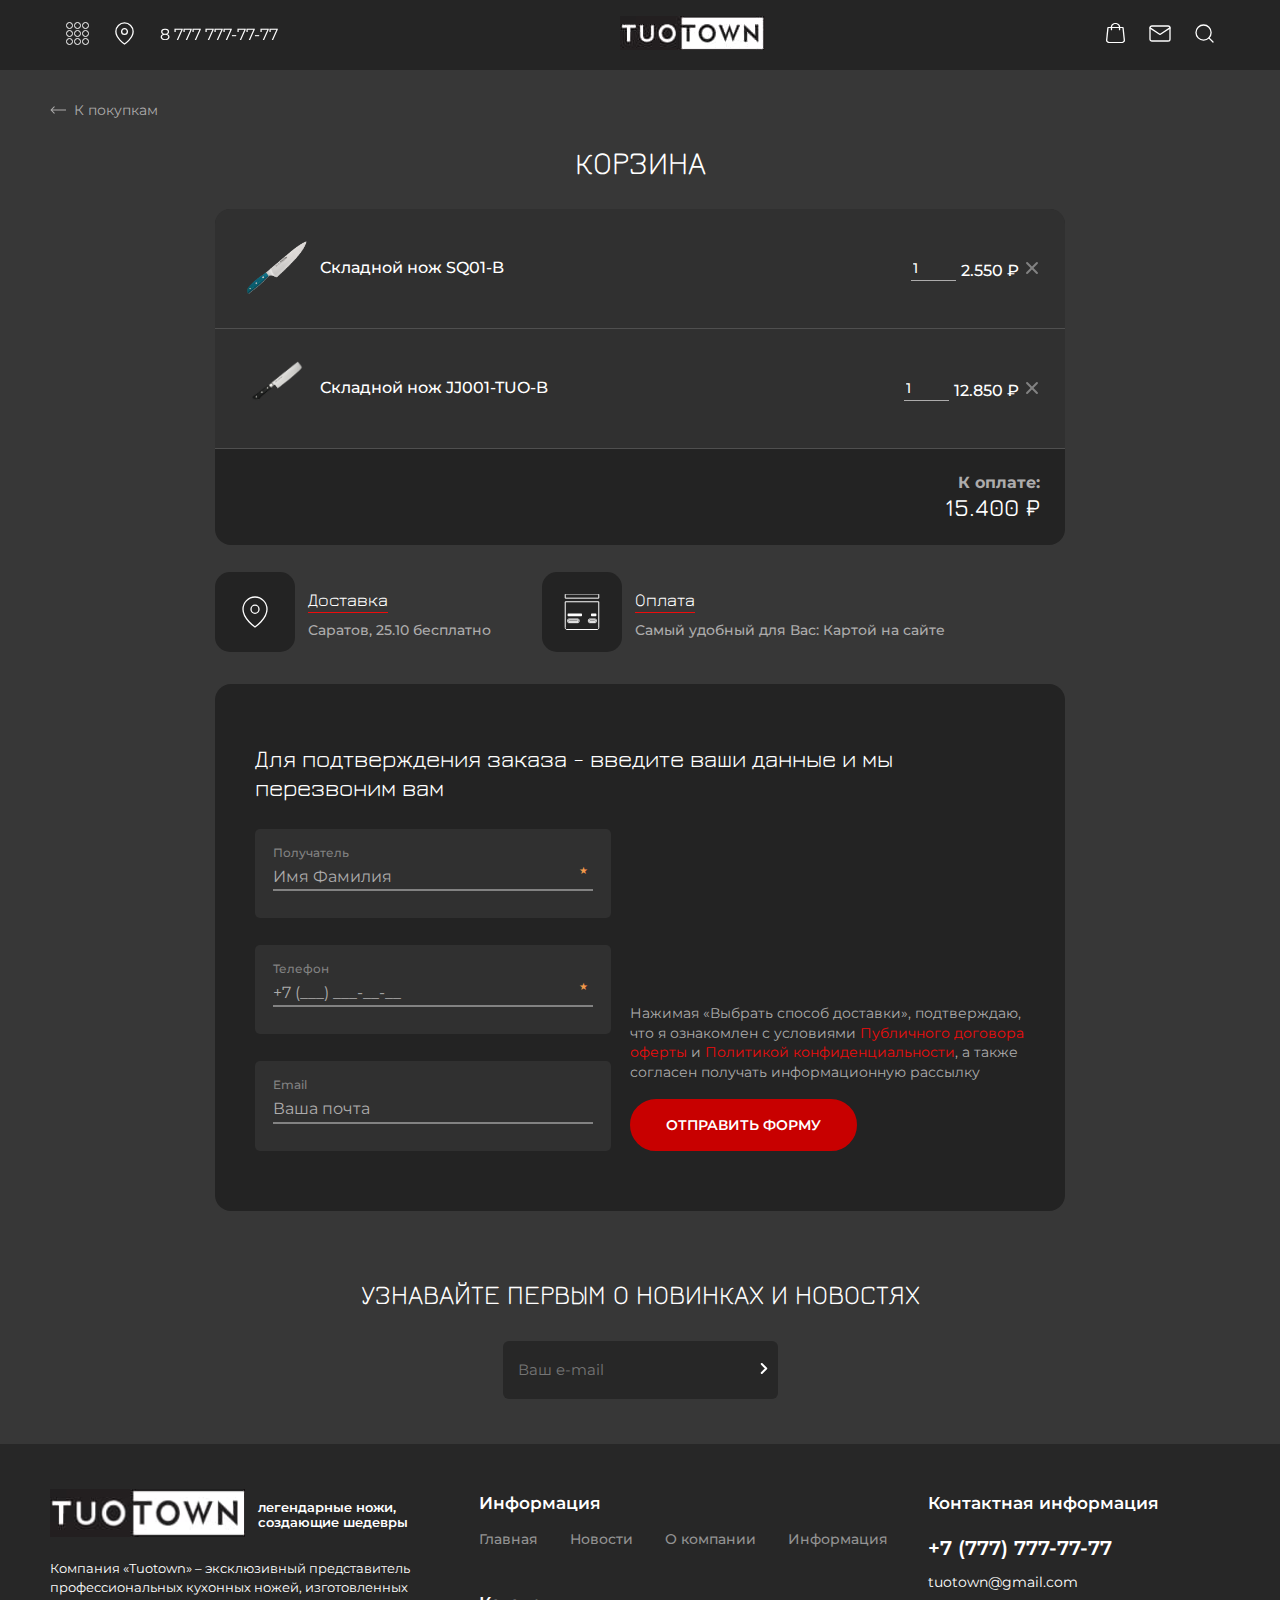
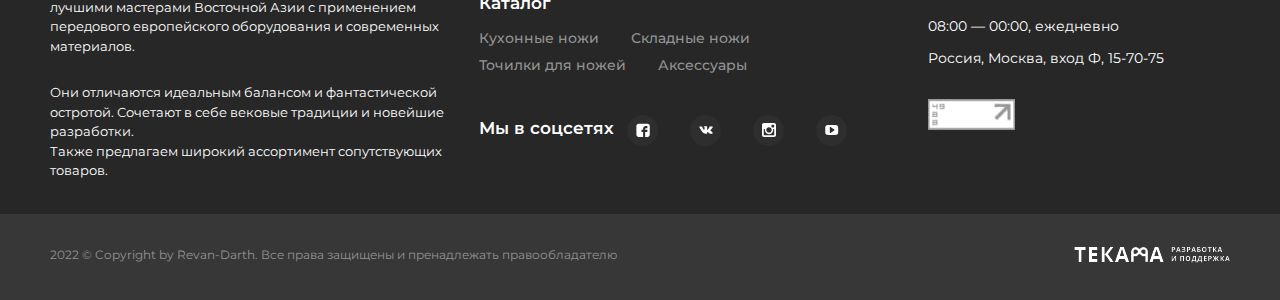
<file: basket.html>
<!DOCTYPE html>
<html lang="ru">
	<head>
		<meta charset="UTF-8">
		<meta name="viewport" content="width=device-width, initial-scale=1.0">
		<meta http-equiv="X-UA-Compatible" content="ie=edge">
		<title>TuoTown</title>
		<link rel="apple-touch-icon" sizes="57x57" href="images/favicons/apple-icon-57x57.png">
		<link rel="apple-touch-icon" sizes="60x60" href="images/favicons/apple-icon-60x60.png">
		<link rel="apple-touch-icon" sizes="72x72" href="images/favicons/apple-icon-72x72.png">
		<link rel="apple-touch-icon" sizes="76x76" href="images/favicons/apple-icon-76x76.png">
		<link rel="apple-touch-icon" sizes="114x114" href="images/favicons/apple-icon-114x114.png">
		<link rel="apple-touch-icon" sizes="120x120" href="images/favicons/apple-icon-120x120.png">
		<link rel="apple-touch-icon" sizes="144x144" href="images/favicons/apple-icon-144x144.png">
		<link rel="apple-touch-icon" sizes="152x152" href="images/favicons/apple-icon-152x152.png">
		<link rel="apple-touch-icon" sizes="180x180" href="images/favicons/apple-icon-180x180.png">
		<link rel="icon" type="image/png" sizes="192x192"  href="images/favicons/android-icon-192x192.png">
		<link rel="icon" type="image/png" sizes="32x32" href="images/favicons/favicon-32x32.png">
		<link rel="icon" type="image/png" sizes="96x96" href="images/favicons/favicon-96x96.png">
		<link rel="icon" type="image/png" sizes="16x16" href="images/favicons/favicon-16x16.png">
		<link rel="manifest" href="images/favicons/manifest.json">
		<meta name="msapplication-TileImage" content="images/favicons/ms-icon-144x144.png">
		<meta name="msapplication-TileColor" content="#ffffff">
		<meta name="theme-color" content="#ffffff">
		<meta name="description" content="Сайт ножей TuoTown">
		<meta name="keywords" content="html, css, jquery, javascript, бэм, адаптив, многостраничный">
		<link rel="preconnect" href="https://fonts.googleapis.com">
		<link rel="preconnect" href="https://fonts.gstatic.com" crossorigin>
		<link href="https://fonts.googleapis.com/css2?family=Jura:wght@400;500;600&family=Montserrat:wght@400;500;600&display=swap" rel="stylesheet">
		<link rel="stylesheet" href="css/libs.min.css">
		<link rel="stylesheet" href="css/style.min.css">
	</head>
	<body>

		<div class="wrapper">
			<header class="header">
				<div class="header__top">
					<div class="header__container">
						<nav class="header__navigation">
							<div class="header__contacts">
								<button class="header__burger menu__burger" type="button" title="Всплывающее меню">
									<svg width="23" height="23" viewBox="0 0 23 23" fill="none" xmlns="http://www.w3.org/2000/svg">
										<circle cx="3.5" cy="3.5" r="3" stroke="white"/>
										<circle cx="3.5" cy="11.5" r="3" stroke="white"/>
										<circle cx="3.5" cy="19.5" r="3" stroke="white"/>
										<circle cx="11.5" cy="3.5" r="3" stroke="white"/>
										<circle cx="11.5" cy="11.5" r="3" stroke="white"/>
										<circle cx="11.5" cy="19.5" r="3" stroke="white"/>
										<circle cx="19.5" cy="3.5" r="3" stroke="white"/>
										<circle cx="19.5" cy="11.5" r="3" stroke="white"/>
										<circle cx="19.5" cy="19.5" r="3" stroke="white"/>
									</svg>
								</button>
								<a class="header__contacts-link header__contacts-link--map" data-da=".header__sidebar-top--links,600,0" href="information.html" title="Перейти на страницу Местоположения">
									<svg width="23" height="23" viewBox="0 0 23 23" fill="none" xmlns="http://www.w3.org/2000/svg">
										<path d="M20.125 9.58333C20.125 16.2917 11.5 22.0417 11.5 22.0417C11.5 22.0417 2.875 16.2917 2.875 9.58333C2.875 7.29584 3.7837 5.10203 5.4012 3.48453C7.0187 1.86703 9.21251 0.958328 11.5 0.958328C13.7875 0.958328 15.9813 1.86703 17.5988 3.48453C19.2163 5.10203 20.125 7.29584 20.125 9.58333Z" stroke="white" stroke-width="1.3" stroke-linecap="round" stroke-linejoin="round"/>
										<path d="M11.5 12.4583C13.0878 12.4583 14.375 11.1711 14.375 9.58333C14.375 7.99551 13.0878 6.70833 11.5 6.70833C9.91218 6.70833 8.625 7.99551 8.625 9.58333C8.625 11.1711 9.91218 12.4583 11.5 12.4583Z" stroke="white" stroke-width="1.3" stroke-linecap="round" stroke-linejoin="round"/>
									</svg>
								</a>
								<a class="header__contacts-link header__contacts-link--phone" href="tel:87777777777" title="Позвонить на номер 8 981 120-11-17">
									<svg class="header__contacts-link--phone_svg visually-hidden" width="22" height="22" viewBox="0 0 22 22" fill="none" xmlns="http://www.w3.org/2000/svg">
										<path d="M20.9999 15.9201V18.9201C21.0011 19.1986 20.944 19.4743 20.8324 19.7294C20.7209 19.9846 20.5572 20.2137 20.352 20.402C20.1468 20.5902 19.9045 20.7336 19.6407 20.8228C19.3769 20.912 19.0973 20.9452 18.8199 20.9201C15.7428 20.5857 12.7869 19.5342 10.1899 17.8501C7.77376 16.3148 5.72527 14.2663 4.18993 11.8501C2.49991 9.2413 1.44818 6.27109 1.11993 3.1801C1.09494 2.90356 1.12781 2.62486 1.21643 2.36172C1.30506 2.09859 1.4475 1.85679 1.6347 1.65172C1.82189 1.44665 2.04974 1.28281 2.30372 1.17062C2.55771 1.05843 2.83227 1.00036 3.10993 1.0001H6.10993C6.59524 0.995321 7.06572 1.16718 7.43369 1.48363C7.80166 1.80008 8.04201 2.23954 8.10993 2.7201C8.23656 3.68016 8.47138 4.62282 8.80993 5.5301C8.94448 5.88802 8.9736 6.27701 8.89384 6.65098C8.81408 7.02494 8.6288 7.36821 8.35993 7.6401L7.08993 8.9101C8.51349 11.4136 10.5864 13.4865 13.0899 14.9101L14.3599 13.6401C14.6318 13.3712 14.9751 13.1859 15.3491 13.1062C15.723 13.0264 16.112 13.0556 16.4699 13.1901C17.3772 13.5286 18.3199 13.7635 19.2799 13.8901C19.7657 13.9586 20.2093 14.2033 20.5265 14.5776C20.8436 14.9519 21.0121 15.4297 20.9999 15.9201Z" stroke="white" stroke-linecap="round" stroke-linejoin="round"/>
									</svg>
									<span class="header__contacts-link--phone_text">8 777 777-77-77</span>
								</a>
							</div>
							<a class="header__logo" href="index.html" title="Логотип Компании TuoTown">
								<img src="images/logo.jpg" alt="Логотип Компании TuoTown">
							</a>
							<div class="header__buttons">
								<a class="header__buttons-link header__contacts-link--basket" data-da=".header__contacts,600,3" href="basket.html" title="Корзина">
									<svg width="19" height="20" viewBox="0 0 19 20" fill="none" xmlns="http://www.w3.org/2000/svg">
										<path d="M9.96812 0C10.3023 0.0664498 10.6486 0.112453 10.9767 0.204461C12.8663 0.751393 14.0632 2.0855 14.1908 3.76719C14.1908 3.79786 14.203 3.82853 14.2091 3.88987C14.2941 3.88987 14.3792 3.88987 14.4582 3.88987C15.2602 3.88987 16.0683 3.88987 16.8703 3.88987C17.3685 3.88987 17.6116 4.07388 17.6602 4.48792C17.8242 6.02137 17.9822 7.55994 18.1402 9.09339C18.3346 10.9182 18.529 12.7481 18.7234 14.5729C18.8206 15.4675 18.9482 16.362 18.9968 17.2565C19.0455 18.1766 18.529 18.882 17.6602 19.4084C16.9736 19.8225 16.1898 19.9912 15.3453 19.9912C12.3073 19.986 9.26332 19.9912 6.22539 19.9912C5.27148 19.9912 4.32364 20.0167 3.36973 19.9809C2.16671 19.94 1.17634 19.5209 0.47762 18.6724C-0.00237289 18.0897 -0.0509798 17.4354 0.0340823 16.7505C0.210282 15.3346 0.343951 13.9136 0.489772 12.4926C0.635593 11.0971 0.787489 9.70678 0.93331 8.31133C1.06698 7.07434 1.19457 5.83736 1.32217 4.60037C1.32824 4.54414 1.32824 4.4828 1.34039 4.42658C1.40115 4.06877 1.63811 3.88987 2.07557 3.88476C2.88974 3.87964 3.69783 3.88476 4.51199 3.88476C4.60313 3.88476 4.69427 3.88476 4.79148 3.88476C4.82794 3.27648 4.96768 2.71422 5.2897 2.19284C6.05526 0.981412 7.24005 0.265799 8.84408 0.0408922C8.91092 0.0306691 8.97775 0.0153346 9.04459 0C9.34838 0 9.65825 0 9.96812 0ZM4.80971 5.00929C4.06238 5.00929 3.34543 5.00929 2.61632 5.00929C2.61025 5.05018 2.5981 5.08085 2.5981 5.11663C2.41582 6.86477 2.22747 8.61802 2.04519 10.3662C1.80823 12.6459 1.57128 14.9308 1.32824 17.2105C1.28571 17.6296 1.44976 17.9772 1.77785 18.2788C2.28823 18.7388 2.94442 18.8973 3.66745 18.8973C7.556 18.9024 11.4506 18.9024 15.3392 18.8973C15.7766 18.8973 16.1959 18.836 16.5969 18.6724C17.2348 18.4117 17.7938 17.8545 17.6845 17.1389C17.6176 16.7096 17.5872 16.27 17.5447 15.8355C17.3867 14.302 17.2227 12.7635 17.0647 11.23C16.8824 9.50232 16.7002 7.76951 16.5179 6.04182C16.4814 5.69935 16.4389 5.35687 16.4025 5.01951C15.6612 5.01951 14.9382 5.01951 14.203 5.01951C14.203 5.09107 14.203 5.15241 14.203 5.20864C14.203 5.70446 14.2091 6.20027 14.1969 6.69098C14.1908 7.00278 13.8992 7.2328 13.5407 7.22769C13.1944 7.22258 12.9149 6.99767 12.8967 6.69609C12.8906 6.59386 12.8967 6.48652 12.8967 6.38429C12.8967 5.92936 12.8967 5.47444 12.8967 5.01951C10.6243 5.01951 8.38232 5.01951 6.1221 5.01951C6.1221 5.07063 6.1221 5.11152 6.1221 5.1473C6.1221 5.65334 6.12817 6.16449 6.1221 6.67053C6.11602 6.99767 5.83046 7.2328 5.4659 7.22769C5.10743 7.22769 4.83401 6.99256 4.82186 6.68076C4.81579 6.58364 4.82186 6.48652 4.82186 6.3894C4.80971 5.92936 4.80971 5.47444 4.80971 5.00929ZM12.8906 3.87964C12.8055 2.81134 12.2526 1.99349 11.159 1.47723C9.97419 0.920074 8.77725 0.960966 7.64106 1.58457C6.675 2.11617 6.18285 2.89823 6.1221 3.87964C8.38839 3.87964 10.6304 3.87964 12.8906 3.87964Z" fill="white"/>
									</svg>
								</a>
								<a class="header__buttons-link header__contacts-link--email" data-da=".header__sidebar-top--links,600,1" href="basket.html" title="Email Сервис">
									<svg width="22" height="17" viewBox="0 0 22 17" fill="none" xmlns="http://www.w3.org/2000/svg">
										<path d="M3 1H19C20.1 1 21 1.84375 21 2.875V14.125C21 15.1563 20.1 16 19 16H3C1.9 16 1 15.1563 1 14.125V2.875C1 1.84375 1.9 1 3 1Z" stroke="white" stroke-width="1.3" stroke-linecap="round" stroke-linejoin="round"/>
										<path d="M21 2.875L11 9.4375L1 2.875" stroke="white" stroke-width="1.3" stroke-linecap="round" stroke-linejoin="round"/>
									</svg>
								</a>
								<a class="header__buttons-link header__contacts-link--search" data-da=".header__sidebar-top--links,600,2" href="#" title="Поиск">
									<svg width="19" height="19" viewBox="0 0 19 19" fill="none" xmlns="http://www.w3.org/2000/svg">
										<path d="M8.55555 16.1111C12.7284 16.1111 16.1111 12.7284 16.1111 8.55556C16.1111 4.38274 12.7284 1 8.55555 1C4.38274 1 1 4.38274 1 8.55556C1 12.7284 4.38274 16.1111 8.55555 16.1111Z" stroke="white" stroke-width="1.3" stroke-linecap="round" stroke-linejoin="round"/>
										<path d="M17.9999 17.9999L13.8916 13.8916" stroke="white" stroke-width="1.3" stroke-linecap="round" stroke-linejoin="round"/>
									</svg>
								</a>
							</div>
						</nav>
					</div>
				</div>
				<div class="header__sidebar">
					<div class="header__sidebar-body">
						<div class="header__sidebar-inner">
							<div class="header__sidebar-top">
								<button class="header__sidebar-button" title="Скрыть Меню">
									<svg width="8" height="14" viewBox="0 0 8 14" fill="none" xmlns="http://www.w3.org/2000/svg">
										<path d="M7 13L1 7L7 1" stroke="white" stroke-width="2" stroke-linecap="round" stroke-linejoin="round"/>
									</svg>
								</button>
								<div class="header__sidebar-top--links"></div>
							</div>
							<ul class="header__sidebar-items">
								<li class="header__sidebar-item">
									<a class="header__sidebar-item--link" href="#" title="Кухонные ножи TUOTOWN">Кухонные ножи TUOTOWN</a>
								</li>
								<li class="header__sidebar-item">
									<a class="header__sidebar-item--link" href="#" title="Складные ножи TUOTOWN">Складные ножи TUOTOWN</a>
								</li>
								<li class="header__sidebar-item">
									<a class="header__sidebar-item--link" href="#" title="Кухонные ножи QXF">Кухонные ножи QXF</a>
								</li>
								<li class="header__sidebar-item">
									<a class="header__sidebar-item--link" href="#" title="Точильные камни">Точильные камни</a>
								</li>
								<li class="header__sidebar-item">
									<a class="header__sidebar-item--link" href="#" title="Наборы для BBQ">Наборы для BBQ</a>
								</li>
								<li class="header__sidebar-item">
									<a class="header__sidebar-item--link" href="#" title="Кухонные принадлежности">Кухонные принадлежности</a>
								</li>
								<li class="header__sidebar-item">
									<a class="header__sidebar-item--link" href="#" title="Туристические товары">Туристические товары</a>
								</li>
							</ul>
							<ul class="header__sidebar-navigation">
								<li class="header__sidebar-navigation--item">
									<a class="header__sidebar-navigation--link" href="#" title="Новости">Новости</a>
								</li>
								<li class="header__sidebar-navigation--item">
									<a class="header__sidebar-navigation--link" href="information.html" title="О компании">О компании</a>
								</li>
								<li class="header__sidebar-navigation--item">
									<a class="header__sidebar-navigation--link" href="#" title="Контакты">Контакты</a>
								</li>
								<li class="header__sidebar-navigation--item">
									<a class="header__sidebar-navigation--link" href="information.html" title="Как проехать">Как проехать</a>
								</li>
							</ul>
						</div>
					</div>	
				</div>
			</header>

			<main id="main">
				<section class="basket">
					<div class="basket__container">
						<a class="basket-backlink" href="catalog.html">К покупкам</a>
						<h2 class="basket__title">
							Корзина
						</h2>
						<form class="basket__form" action="#">
							<div class="basket__quantity">
								<div class="basket__items">
									<div class="basket__item">
										<div class="basket__item-designation">
											<div class="basket__item-image">
												<img src="images/contents/knife-item_1.png" alt="Изображение ножа 'Складной нож SQ01-B" title="Изображение ножа 'Складной нож SQ01-B">
											</div>
											<span class="basket__item-name">Складной нож SQ01-B</span>
										</div>
										<div class="basket__item-amount">
											<div class="basket__item-input--wrapper">
												<input class="basket__item-input" type="number" inputmode="numeric" value="1">
											</div>
											<span class="basket__item-price">2.550 ₽</span>
											<button class="basket__item-remove" type="button"></button>
										</div>
									</div>
									<div class="basket__item">
										<div class="basket__item-designation">
											<div class="basket__item-image">
												<img src="images/contents/knife-item_2.png" alt="Изображение ножа 'Складной нож JJ001-TUO-B" title="Изображение ножа 'Складной нож SQ01-B">
											</div>
											<span class="basket__item-name">Складной нож JJ001-TUO-B</span>
										</div>
										<div class="basket__item-amount">
											<div class="basket__item-input--wrapper">
												<input class="basket__item-input" type="number" inputmode="numeric" value="1">
											</div>
											<span class="basket__item-price">12.850 ₽</span>
											<button class="basket__item-remove" type="button"></button>
										</div>
									</div>
								</div>
								<div class="basket__total">
									<b class="basket__total-title">К оплате:</b>
									<span class="basket__total-price">15.400 ₽</span>
								</div>
							</div>
							<div class="basket__choises">
								<div class="basket__choise">
									<div class="basket__choise-image">
										<img src="images/icons/basket-map.svg" alt="Местоположение">
									</div>
									<div class="basket__choise-text">
										<strong class="basket__choises-title">Доставка</strong>
										<span class="basket__choise-descr">Саратов, 25.10 бесплатно</span>
									</div>
								</div>
								<div class="basket__choise">
									<div class="basket__choise-image">
										<img src="images/icons/basket-card.svg" alt="Банковская Карта">
									</div>
									<div class="basket__choise-text">
										<strong class="basket__choises-title">Оплата</strong>
										<span class="basket__choise-descr">Самый удобный для Вас: Картой на сайте</span>
									</div>
								</div>
							</div>
							<div class="basket__confirmation">
								<b class="basket__confirmation-title">Для подтверждения заказа - введите ваши данные и мы перезвоним вам</b>
								<div class="basket__confirmation-inner">
									<div class="basket__confirmation-personal">
										<div class="basket__inputBox necessarily">
											<label class="basket__label" for="name">Получатель</label>
											<div class="basket__input-wrapper">
												<input class="basket__input" id="name" type="text" placeholder="Имя Фамилия">
											</div>
										</div>
										<div class="basket__inputBox necessarily">
											<label class="basket__label" for="phone">Телефон</label>
											<div class="basket__input-wrapper">
												<input class="basket__input " id="phone" type="text" inputmode="tel" placeholder="+7 (___) ___-__-__" data-tel-input maxlength="18">
											</div>
										</div>
										<div class="basket__inputBox">
											<label class="basket__label" for="email">Email</label>
											<div class="basket__input-wrapper">
												<input class="basket__input" id="email" type="email" inputmode="email" placeholder="Ваша почта">
											</div>
										</div>
									</div>
									<div class="basket__confirmation-send basket__send">
										<p class="basket__send-agreement">Нажимая «Выбрать способ доставки», подтверждаю, что я ознакомлен с условиями <span>Публичного договора оферты</span> и <span>Политикой конфиденциальности</span>, а также согласен получать информационную рассылку</p>
										<button class="basket__send-btn button-red">Отправить форму</button>
									</div>
								</div>

							</div>
						</form>
					</div>
				</section>
				<div class="subscription">
					<h3 class="subscription__title">Узнавайте первым о новинках и новостях</h3>
					<div class="subscription__inputBox">
						<input class="subscription__input" type="email" placeholder="Ваш e-mail">
					</div>
				</div>

				<footer class="footer">
					<div class="footer__container">
						<div class="footer__inner">
							<div class="footer__section footer__description">
								<div class="footer__header">
									<a class="footer__logo" href="#" title="Логотип Компании TuoTown">
										<img src="images/logo-footer.jpg" alt="Логотип Компании TuoTown">
									</a>
									<span class="footer__header-title">легендарные ножи, создающие шедевры</span>
								</div>
								<div class="footer__texts">
									<p class="footer__text">Компания «Tuotown» – эксклюзивный представитель профессиональных кухонных ножей, изготовленных лучшими мастерами Восточной Азии с применением передового европейского оборудования и современных материалов.</p>
									<p class="footer__text">Они отличаются идеальным балансом и фантастической остротой. Сочетают в себе вековые традиции и новейшие разработки. <br/> Также предлагаем широкий ассортимент сопутствующих товаров.</p>
								</div>
							</div>
							<nav class="footer__section footer__navigation">
								<div class="footer__navigation-item">
									<b class="footer__title"><a href="information.html">Информация</a></b>
									<ul class="footer__list">
										<li class="footer__list-item" title="Главная"><a class="footer__list-link" href="#">Главная</a></li>
										<li class="footer__list-item" title="Новости"><a class="footer__list-link" href="#">Новости</a></li>
										<li class="footer__list-item" title="О компании"><a class="footer__list-link" href="information.html">О компании</a></li>
										<li class="footer__list-item" title="Контакты"><a class="footer__list-link" href="information.html">Информация</a></li>
									</ul>
								</div>
								<div class="footer__navigation-item">
									<b class="footer__title"><a href="catalog.html">Каталог</a></b>
									<ul class="footer__list">
										<li class="footer__list-item" title="Кухонные ножи"><a class="footer__list-link" href="catalog.html">Кухонные ножи</a></li>
										<li class="footer__list-item" title="Складные ножи"><a class="footer__list-link" href="catalog.html">Складные ножи</a></li>
										<li class="footer__list-item" title="Точилки для ножей"><a class="footer__list-link" href="#">Точилки для ножей</a></li>
										<li class="footer__list-item" title="Аксессуары"><a class="footer__list-link" href="#">Аксессуары</a></li>
									</ul>
								</div>
								<div class="footer__navigation-item footer__navigation-social">
									<b class="footer__title">Мы в соцсетях</b>
									<ul class="footer__list">
										<li class="footer__list-item footer__navigation-social--item" title="Перейти на страницу в Facebook"><a class="footer__list-link footer__navigation-social--link" href="#"><img src="images/icons/facebook-logo.svg" alt="Логотип Facebok"></a></li>
										<li class="footer__list-item footer__navigation-social--item" title="Перейти на страницу во ВКонтакте"><a class="footer__list-link footer__navigation-social--link" href="#"><img src="images/icons/vk-logo.svg" alt="Логотип ВКонтакте"></a></li>
										<li class="footer__list-item footer__navigation-social--item" title="Перейти на страницу в Instagram"><a class="footer__list-link footer__navigation-social--link" href="#"><img src="images/icons/instagram.svg" alt="Логотип Instagram"></a></li>
										<li class="footer__list-item footer__navigation-social--item" title="Перейти на страницу в YouTube"><a class="footer__list-link footer__navigation-social--link" href="#"><img src="images/icons/youtube-logo.svg" alt="Логотип YouTube"></a></li>
									</ul>
								</div>
							</nav>
							<div class="footer__section footer__contacts">
								<b class="footer__title">Контактная информация</b>
								<div class="footer__contacts-body">
									<a class="footer__contacts-link footer__contacts-tel" href="tel:+77777777777" title="Номер телефона">+7 (777) 777-77-77</a>
									<a class="footer__contacts-link footer__contacts-email" href="mailto:tuotown@gmail.com" title="Электронная почта">tuotown@gmail.com</a>
									<time class="footer__contacts-schedule" title="График работы">08:00 — 00:00, ежедневно</time>
									<p class="footer__contacts-address" title="Место нахождения">Россия, Москва, вход Ф, 15-70-75</p>
									<div class="footer__contacts-image">
										<img src="images/image-dunno.jpg" alt="Неизвестная картинка">
									</div>
								</div>
							</div>
						</div>
					</div>
				</footer>
				<div class="footer-copy">
					<div class="footer-copy__container">
						<p class="footer-copy__text">2022 © Copyright by Revan-Darth. Все права защищены и пренадлежать правообладателю</p>
						<div class="footer-copy__image">
							<img src="images/contents/support.png" alt="Логотип Компании">
						</div>
					</div>
				</div>

			</main>
		</div>

		<script src="js/libs.min.js"></script>
		<script src="js/main.js"></script>
	</body>
</html>
</file>
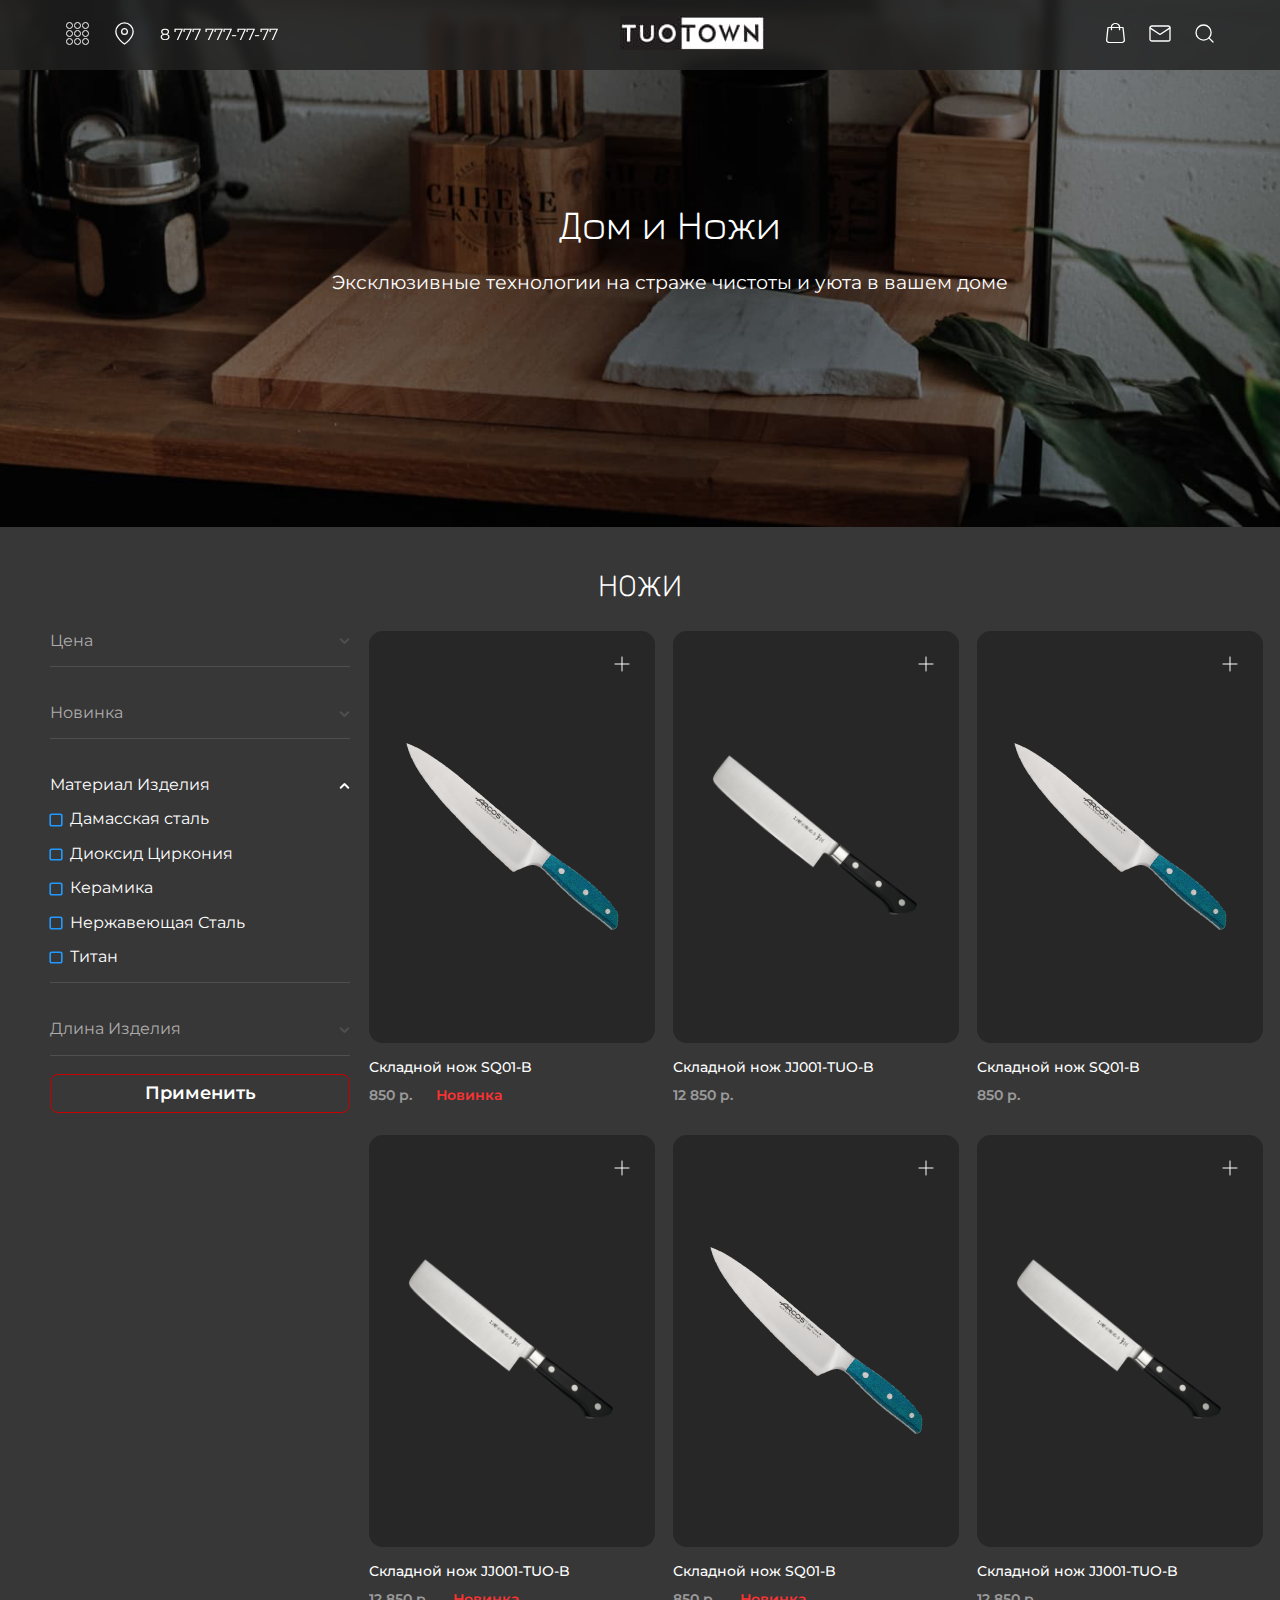
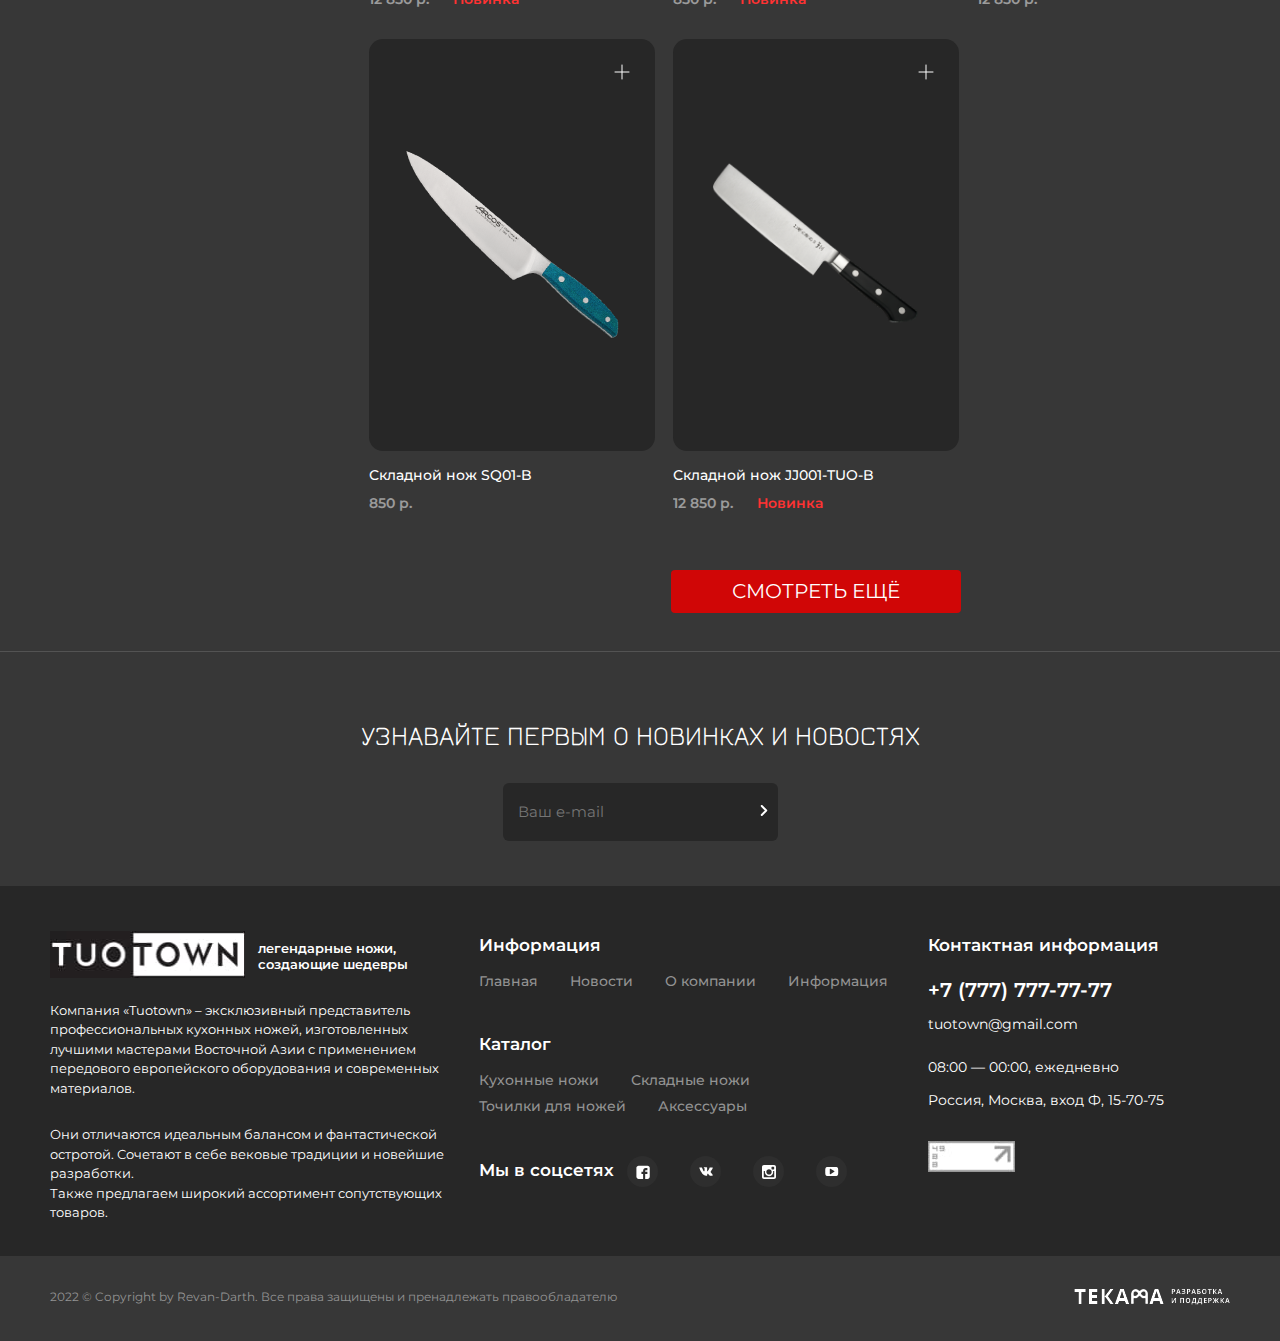
<file: catalog.html>
<!DOCTYPE html>
<html lang="ru">
	<head>
		<meta charset="UTF-8">
		<meta name="viewport" content="width=device-width, initial-scale=1.0">
		<meta http-equiv="X-UA-Compatible" content="ie=edge">
		<title>TuoTown</title>
		<link rel="apple-touch-icon" sizes="57x57" href="images/favicons/apple-icon-57x57.png">
		<link rel="apple-touch-icon" sizes="60x60" href="images/favicons/apple-icon-60x60.png">
		<link rel="apple-touch-icon" sizes="72x72" href="images/favicons/apple-icon-72x72.png">
		<link rel="apple-touch-icon" sizes="76x76" href="images/favicons/apple-icon-76x76.png">
		<link rel="apple-touch-icon" sizes="114x114" href="images/favicons/apple-icon-114x114.png">
		<link rel="apple-touch-icon" sizes="120x120" href="images/favicons/apple-icon-120x120.png">
		<link rel="apple-touch-icon" sizes="144x144" href="images/favicons/apple-icon-144x144.png">
		<link rel="apple-touch-icon" sizes="152x152" href="images/favicons/apple-icon-152x152.png">
		<link rel="apple-touch-icon" sizes="180x180" href="images/favicons/apple-icon-180x180.png">
		<link rel="icon" type="image/png" sizes="192x192"  href="images/favicons/android-icon-192x192.png">
		<link rel="icon" type="image/png" sizes="32x32" href="images/favicons/favicon-32x32.png">
		<link rel="icon" type="image/png" sizes="96x96" href="images/favicons/favicon-96x96.png">
		<link rel="icon" type="image/png" sizes="16x16" href="images/favicons/favicon-16x16.png">
		<link rel="manifest" href="images/favicons/manifest.json">
		<meta name="msapplication-TileImage" content="images/favicons/ms-icon-144x144.png">
		<meta name="msapplication-TileColor" content="#ffffff">
		<meta name="theme-color" content="#ffffff">
		<meta name="description" content="Сайт ножей TuoTown">
		<meta name="keywords" content="html, css, jquery, javascript, бэм, адаптив, многостраничный">
		<link rel="preconnect" href="https://fonts.googleapis.com">
		<link rel="preconnect" href="https://fonts.gstatic.com" crossorigin>
		<link href="https://fonts.googleapis.com/css2?family=Jura:wght@400;500;600&family=Montserrat:wght@400;500;600&display=swap" rel="stylesheet">
		<link rel="stylesheet" href="css/libs.min.css">
		<link rel="stylesheet" href="css/style.min.css">
	</head>
	<body>

		<div class="wrapper">
			<header class="header">
				<div class="header__top">
					<div class="header__container">
						<nav class="header__navigation">
							<div class="header__contacts">
								<button class="header__burger menu__burger" type="button" title="Всплывающее меню">
									<svg width="23" height="23" viewBox="0 0 23 23" fill="none" xmlns="http://www.w3.org/2000/svg">
										<circle cx="3.5" cy="3.5" r="3" stroke="white"/>
										<circle cx="3.5" cy="11.5" r="3" stroke="white"/>
										<circle cx="3.5" cy="19.5" r="3" stroke="white"/>
										<circle cx="11.5" cy="3.5" r="3" stroke="white"/>
										<circle cx="11.5" cy="11.5" r="3" stroke="white"/>
										<circle cx="11.5" cy="19.5" r="3" stroke="white"/>
										<circle cx="19.5" cy="3.5" r="3" stroke="white"/>
										<circle cx="19.5" cy="11.5" r="3" stroke="white"/>
										<circle cx="19.5" cy="19.5" r="3" stroke="white"/>
									</svg>
								</button>
								<a class="header__contacts-link header__contacts-link--map" data-da=".header__sidebar-top--links,600,0" href="information.html" title="Перейти на страницу Местоположения">
									<svg width="23" height="23" viewBox="0 0 23 23" fill="none" xmlns="http://www.w3.org/2000/svg">
										<path d="M20.125 9.58333C20.125 16.2917 11.5 22.0417 11.5 22.0417C11.5 22.0417 2.875 16.2917 2.875 9.58333C2.875 7.29584 3.7837 5.10203 5.4012 3.48453C7.0187 1.86703 9.21251 0.958328 11.5 0.958328C13.7875 0.958328 15.9813 1.86703 17.5988 3.48453C19.2163 5.10203 20.125 7.29584 20.125 9.58333Z" stroke="white" stroke-width="1.3" stroke-linecap="round" stroke-linejoin="round"/>
										<path d="M11.5 12.4583C13.0878 12.4583 14.375 11.1711 14.375 9.58333C14.375 7.99551 13.0878 6.70833 11.5 6.70833C9.91218 6.70833 8.625 7.99551 8.625 9.58333C8.625 11.1711 9.91218 12.4583 11.5 12.4583Z" stroke="white" stroke-width="1.3" stroke-linecap="round" stroke-linejoin="round"/>
									</svg>
								</a>
								<a class="header__contacts-link header__contacts-link--phone" href="tel:87777777777" title="Позвонить на номер 8 981 120-11-17">
									<svg class="header__contacts-link--phone_svg visually-hidden" width="22" height="22" viewBox="0 0 22 22" fill="none" xmlns="http://www.w3.org/2000/svg">
										<path d="M20.9999 15.9201V18.9201C21.0011 19.1986 20.944 19.4743 20.8324 19.7294C20.7209 19.9846 20.5572 20.2137 20.352 20.402C20.1468 20.5902 19.9045 20.7336 19.6407 20.8228C19.3769 20.912 19.0973 20.9452 18.8199 20.9201C15.7428 20.5857 12.7869 19.5342 10.1899 17.8501C7.77376 16.3148 5.72527 14.2663 4.18993 11.8501C2.49991 9.2413 1.44818 6.27109 1.11993 3.1801C1.09494 2.90356 1.12781 2.62486 1.21643 2.36172C1.30506 2.09859 1.4475 1.85679 1.6347 1.65172C1.82189 1.44665 2.04974 1.28281 2.30372 1.17062C2.55771 1.05843 2.83227 1.00036 3.10993 1.0001H6.10993C6.59524 0.995321 7.06572 1.16718 7.43369 1.48363C7.80166 1.80008 8.04201 2.23954 8.10993 2.7201C8.23656 3.68016 8.47138 4.62282 8.80993 5.5301C8.94448 5.88802 8.9736 6.27701 8.89384 6.65098C8.81408 7.02494 8.6288 7.36821 8.35993 7.6401L7.08993 8.9101C8.51349 11.4136 10.5864 13.4865 13.0899 14.9101L14.3599 13.6401C14.6318 13.3712 14.9751 13.1859 15.3491 13.1062C15.723 13.0264 16.112 13.0556 16.4699 13.1901C17.3772 13.5286 18.3199 13.7635 19.2799 13.8901C19.7657 13.9586 20.2093 14.2033 20.5265 14.5776C20.8436 14.9519 21.0121 15.4297 20.9999 15.9201Z" stroke="white" stroke-linecap="round" stroke-linejoin="round"/>
									</svg>
									<span class="header__contacts-link--phone_text">8 777 777-77-77</span>
								</a>
							</div>
							<a class="header__logo" href="index.html" title="Логотип Компании TuoTown">
								<img src="images/logo.jpg" alt="Логотип Компании TuoTown">
							</a>
							<div class="header__buttons">
								<a class="header__buttons-link header__contacts-link--basket" data-da=".header__contacts,600,3" href="basket.html" title="Корзина">
									<svg width="19" height="20" viewBox="0 0 19 20" fill="none" xmlns="http://www.w3.org/2000/svg">
										<path d="M9.96812 0C10.3023 0.0664498 10.6486 0.112453 10.9767 0.204461C12.8663 0.751393 14.0632 2.0855 14.1908 3.76719C14.1908 3.79786 14.203 3.82853 14.2091 3.88987C14.2941 3.88987 14.3792 3.88987 14.4582 3.88987C15.2602 3.88987 16.0683 3.88987 16.8703 3.88987C17.3685 3.88987 17.6116 4.07388 17.6602 4.48792C17.8242 6.02137 17.9822 7.55994 18.1402 9.09339C18.3346 10.9182 18.529 12.7481 18.7234 14.5729C18.8206 15.4675 18.9482 16.362 18.9968 17.2565C19.0455 18.1766 18.529 18.882 17.6602 19.4084C16.9736 19.8225 16.1898 19.9912 15.3453 19.9912C12.3073 19.986 9.26332 19.9912 6.22539 19.9912C5.27148 19.9912 4.32364 20.0167 3.36973 19.9809C2.16671 19.94 1.17634 19.5209 0.47762 18.6724C-0.00237289 18.0897 -0.0509798 17.4354 0.0340823 16.7505C0.210282 15.3346 0.343951 13.9136 0.489772 12.4926C0.635593 11.0971 0.787489 9.70678 0.93331 8.31133C1.06698 7.07434 1.19457 5.83736 1.32217 4.60037C1.32824 4.54414 1.32824 4.4828 1.34039 4.42658C1.40115 4.06877 1.63811 3.88987 2.07557 3.88476C2.88974 3.87964 3.69783 3.88476 4.51199 3.88476C4.60313 3.88476 4.69427 3.88476 4.79148 3.88476C4.82794 3.27648 4.96768 2.71422 5.2897 2.19284C6.05526 0.981412 7.24005 0.265799 8.84408 0.0408922C8.91092 0.0306691 8.97775 0.0153346 9.04459 0C9.34838 0 9.65825 0 9.96812 0ZM4.80971 5.00929C4.06238 5.00929 3.34543 5.00929 2.61632 5.00929C2.61025 5.05018 2.5981 5.08085 2.5981 5.11663C2.41582 6.86477 2.22747 8.61802 2.04519 10.3662C1.80823 12.6459 1.57128 14.9308 1.32824 17.2105C1.28571 17.6296 1.44976 17.9772 1.77785 18.2788C2.28823 18.7388 2.94442 18.8973 3.66745 18.8973C7.556 18.9024 11.4506 18.9024 15.3392 18.8973C15.7766 18.8973 16.1959 18.836 16.5969 18.6724C17.2348 18.4117 17.7938 17.8545 17.6845 17.1389C17.6176 16.7096 17.5872 16.27 17.5447 15.8355C17.3867 14.302 17.2227 12.7635 17.0647 11.23C16.8824 9.50232 16.7002 7.76951 16.5179 6.04182C16.4814 5.69935 16.4389 5.35687 16.4025 5.01951C15.6612 5.01951 14.9382 5.01951 14.203 5.01951C14.203 5.09107 14.203 5.15241 14.203 5.20864C14.203 5.70446 14.2091 6.20027 14.1969 6.69098C14.1908 7.00278 13.8992 7.2328 13.5407 7.22769C13.1944 7.22258 12.9149 6.99767 12.8967 6.69609C12.8906 6.59386 12.8967 6.48652 12.8967 6.38429C12.8967 5.92936 12.8967 5.47444 12.8967 5.01951C10.6243 5.01951 8.38232 5.01951 6.1221 5.01951C6.1221 5.07063 6.1221 5.11152 6.1221 5.1473C6.1221 5.65334 6.12817 6.16449 6.1221 6.67053C6.11602 6.99767 5.83046 7.2328 5.4659 7.22769C5.10743 7.22769 4.83401 6.99256 4.82186 6.68076C4.81579 6.58364 4.82186 6.48652 4.82186 6.3894C4.80971 5.92936 4.80971 5.47444 4.80971 5.00929ZM12.8906 3.87964C12.8055 2.81134 12.2526 1.99349 11.159 1.47723C9.97419 0.920074 8.77725 0.960966 7.64106 1.58457C6.675 2.11617 6.18285 2.89823 6.1221 3.87964C8.38839 3.87964 10.6304 3.87964 12.8906 3.87964Z" fill="white"/>
									</svg>
								</a>
								<a class="header__buttons-link header__contacts-link--email" data-da=".header__sidebar-top--links,600,1" href="service.html" title="Email Сервис">
									<svg width="22" height="17" viewBox="0 0 22 17" fill="none" xmlns="http://www.w3.org/2000/svg">
										<path d="M3 1H19C20.1 1 21 1.84375 21 2.875V14.125C21 15.1563 20.1 16 19 16H3C1.9 16 1 15.1563 1 14.125V2.875C1 1.84375 1.9 1 3 1Z" stroke="white" stroke-width="1.3" stroke-linecap="round" stroke-linejoin="round"/>
										<path d="M21 2.875L11 9.4375L1 2.875" stroke="white" stroke-width="1.3" stroke-linecap="round" stroke-linejoin="round"/>
									</svg>
								</a>
								<a class="header__buttons-link header__contacts-link--search" data-da=".header__sidebar-top--links,600,2" href="#" title="Поиск">
									<svg width="19" height="19" viewBox="0 0 19 19" fill="none" xmlns="http://www.w3.org/2000/svg">
										<path d="M8.55555 16.1111C12.7284 16.1111 16.1111 12.7284 16.1111 8.55556C16.1111 4.38274 12.7284 1 8.55555 1C4.38274 1 1 4.38274 1 8.55556C1 12.7284 4.38274 16.1111 8.55555 16.1111Z" stroke="white" stroke-width="1.3" stroke-linecap="round" stroke-linejoin="round"/>
										<path d="M17.9999 17.9999L13.8916 13.8916" stroke="white" stroke-width="1.3" stroke-linecap="round" stroke-linejoin="round"/>
									</svg>
								</a>
							</div>
						</nav>
					</div>
				</div>
				<div class="header__sidebar">
					<div class="header__sidebar-body">
						<div class="header__sidebar-inner">
							<div class="header__sidebar-top">
								<button class="header__sidebar-button" title="Скрыть Меню">
									<svg width="8" height="14" viewBox="0 0 8 14" fill="none" xmlns="http://www.w3.org/2000/svg">
										<path d="M7 13L1 7L7 1" stroke="white" stroke-width="2" stroke-linecap="round" stroke-linejoin="round"/>
									</svg>
								</button>
								<div class="header__sidebar-top--links"></div>
							</div>
							<ul class="header__sidebar-items">
								<li class="header__sidebar-item">
									<a class="header__sidebar-item--link" href="#" title="Кухонные ножи TUOTOWN">Кухонные ножи TUOTOWN</a>
								</li>
								<li class="header__sidebar-item">
									<a class="header__sidebar-item--link" href="#" title="Складные ножи TUOTOWN">Складные ножи TUOTOWN</a>
								</li>
								<li class="header__sidebar-item">
									<a class="header__sidebar-item--link" href="#" title="Кухонные ножи QXF">Кухонные ножи QXF</a>
								</li>
								<li class="header__sidebar-item">
									<a class="header__sidebar-item--link" href="#" title="Точильные камни">Точильные камни</a>
								</li>
								<li class="header__sidebar-item">
									<a class="header__sidebar-item--link" href="#" title="Наборы для BBQ">Наборы для BBQ</a>
								</li>
								<li class="header__sidebar-item">
									<a class="header__sidebar-item--link" href="#" title="Кухонные принадлежности">Кухонные принадлежности</a>
								</li>
								<li class="header__sidebar-item">
									<a class="header__sidebar-item--link" href="#" title="Туристические товары">Туристические товары</a>
								</li>
							</ul>
							<ul class="header__sidebar-navigation">
								<li class="header__sidebar-navigation--item">
									<a class="header__sidebar-navigation--link" href="#" title="Новости">Новости</a>
								</li>
								<li class="header__sidebar-navigation--item">
									<a class="header__sidebar-navigation--link" href="information.html" title="О компании">О компании</a>
								</li>
								<li class="header__sidebar-navigation--item">
									<a class="header__sidebar-navigation--link" href="#" title="Контакты">Контакты</a>
								</li>
								<li class="header__sidebar-navigation--item">
									<a class="header__sidebar-navigation--link" href="information.html" title="Как проехать">Как проехать</a>
								</li>
							</ul>
						</div>
					</div>	
				</div>
				<div class="header__content header__content-catalog">
					<div class="header__container">
						<div class="header__text header__text-information">	
							<h1 class="header__title">Дом и Ножи</h1>
							<p class="header__description">Эксклюзивные технологии на страже чистоты и уюта в вашем доме</p>
						</div>
					</div>
				</div>
			</header>

			<main id="main">
				<section class="catalog">
					<h2 class="catalog__title">Ножи</h2>
					<div class="catalog__container">
						<div class="catalog__inner">
							<form class="catalog__filters" data-spollers action="#">
								<div class="catalog__filter">
									<button class="catalog__filter-title" type="button" data-spoller tabindex="-1">Цена</button>
									<div class="catalog__filter-content">
										<div class="catalog__filter-wrappper catalog__filter-inputs">
											<input class="catalog__filter-inp" placeholder="От ..." inputmode="numeric" type="number" minlength="1">
											<input class="catalog__filter-inp" placeholder="До ..." inputmode="numeric" type="number" >
										</div>
										<div class="catalog__filter-wrappper">
											<label class="catalog__filter-label">
												<input type="checkbox" class="catalog__filter-input">
												<span class="catalog__filter-check"></span>
												До 1.500 ₽
											</label>
										</div>
										<div class="catalog__filter-wrappper">
											<label class="catalog__filter-label">
												<input type="checkbox" class="catalog__filter-input">
												<span class="catalog__filter-check"></span>
												От 1.500 ₽ до 2.000 ₽
											</label>
										</div>
										<div class="catalog__filter-wrappper">
											<label class="catalog__filter-label">
												<input type="checkbox" class="catalog__filter-input">
												<span class="catalog__filter-check"></span>
												От 2.000 ₽ до 4.000 ₽
											</label>
										</div>
										<div class="catalog__filter-wrappper">
											<label class="catalog__filter-label">
												<input type="checkbox" class="catalog__filter-input">
												<span class="catalog__filter-check"></span>
												От 10.000 ₽ до 20.000 ₽
											</label>
										</div>
									</div>
								</div>
								<div class="catalog__filter">
									<button class="catalog__filter-title" type="button" data-spoller tabindex="-1">Новинка</button>
									<div class="catalog__filter-content">
										<div class="catalog__filter-wrappper">
											<label class="catalog__filter-label">
												<input type="checkbox" class="catalog__filter-input">
												<span class="catalog__filter-check"></span>
												Да
											</label>
										</div>
										<div class="catalog__filter-wrappper">
											<label class="catalog__filter-label">
												<input type="checkbox" class="catalog__filter-input">
												<span class="catalog__filter-check"></span>
												Нет
											</label>
										</div>
									</div>
								</div>
								<div class="catalog__filter">
									<button class="catalog__filter-title _active" type="button" data-spoller tabindex="-1">Материал Изделия</button>
									<div class="catalog__filter-content">
										<div class="catalog__filter-wrappper">
											<label class="catalog__filter-label">
												<input type="checkbox" class="catalog__filter-input">
												<span class="catalog__filter-check"></span>
												Дамасская сталь
											</label>
										</div>
										<div class="catalog__filter-wrappper">
											<label class="catalog__filter-label">
												<input type="checkbox" class="catalog__filter-input">
												<span class="catalog__filter-check"></span>
												Диоксид Циркония
											</label>
										</div>
										<div class="catalog__filter-wrappper">
											<label class="catalog__filter-label">
												<input type="checkbox" class="catalog__filter-input">
												<span class="catalog__filter-check"></span>
												Керамика
											</label>
										</div>
										<div class="catalog__filter-wrappper">
											<label class="catalog__filter-label">
												<input type="checkbox" class="catalog__filter-input">
												<span class="catalog__filter-check"></span>
												Нержавеющая Сталь
											</label>
										</div>
										<div class="catalog__filter-wrappper">
											<label class="catalog__filter-label">
												<input type="checkbox" class="catalog__filter-input">
												<span class="catalog__filter-check"></span>
												Титан
											</label>
										</div>
									</div>
								</div>
								<div class="catalog__filter">
									<button class="catalog__filter-title" type="button" data-spoller tabindex="-1">Длина Изделия</button>
									<div class="catalog__filter-content">
										<div class="catalog__filter-wrappper">
											<label class="catalog__filter-label">
												<input type="checkbox" class="catalog__filter-input">
												<span class="catalog__filter-check"></span>
												55 мм
											</label>
										</div>
										<div class="catalog__filter-wrappper">
											<label class="catalog__filter-label">
												<input type="checkbox" class="catalog__filter-input">
												<span class="catalog__filter-check"></span>
												60 мм
											</label>
										</div>
										<div class="catalog__filter-wrappper">
											<label class="catalog__filter-label">
												<input type="checkbox" class="catalog__filter-input">
												<span class="catalog__filter-check"></span>
												70 мм
											</label>
										</div>
										<div class="catalog__filter-wrappper">
											<label class="catalog__filter-label">
												<input type="checkbox" class="catalog__filter-input">
												<span class="catalog__filter-check"></span>
												75 мм
											</label>
										</div>
										<div class="catalog__filter-wrappper">
											<label class="catalog__filter-label">
												<input type="checkbox" class="catalog__filter-input">
												<span class="catalog__filter-check"></span>
												80 мм
											</label>
										</div>
										<div class="catalog__filter-wrappper">
											<label class="catalog__filter-label">
												<input type="checkbox" class="catalog__filter-input">
												<span class="catalog__filter-check"></span>
												85 мм
											</label>
										</div>
										<div class="catalog__filter-wrappper">
											<label class="catalog__filter-label">
												<input type="checkbox" class="catalog__filter-input">
												<span class="catalog__filter-check"></span>
												90 мм
											</label>
										</div>
										<div class="catalog__filter-wrappper">
											<label class="catalog__filter-label">
												<input type="checkbox" class="catalog__filter-input">
												<span class="catalog__filter-check"></span>
												95 мм
											</label>
										</div>
										<div class="catalog__filter-wrappper">
											<label class="catalog__filter-label">
												<input type="checkbox" class="catalog__filter-input">
												<span class="catalog__filter-check"></span>
												1 см
											</label>
										</div>
									</div>
								</div>
								<button class="catalog__filter-button button-red" type="button">Применить</button>
							</form>
							<div class="catalog__knifes">
								<div class="catalog__items">
									
									<div class="catalog__items-item knife-case new">
										<div class="knife-case__interaction">
											<div class="knife-case__more">
												<button class="knife-case__append" type="button" title="Добавить в Корзину">
													<svg width="24" height="24" viewBox="0 0 24 24" fill="none" xmlns="http://www.w3.org/2000/svg">
														<path d="M12 5V19" stroke="white" stroke-linecap="round" stroke-linejoin="round"/>
														<path d="M5 12H19" stroke="white" stroke-linecap="round" stroke-linejoin="round"/>
													</svg>
												</button>
												<button class="knife-case__basket" type="button" title="Перейти в Корзину">
													<svg width="15" height="19" viewBox="0 0 15 19" fill="none" xmlns="http://www.w3.org/2000/svg">
														<path d="M7.86207 0C8.12591 0.0631229 8.39933 0.106823 8.65837 0.194224C10.1502 0.713775 11.0952 1.98109 11.1959 3.57858C11.1959 3.60772 11.2055 3.63685 11.2103 3.69512C11.2775 3.69512 11.3446 3.69512 11.407 3.69512C12.0402 3.69512 12.6782 3.69512 13.3114 3.69512C13.7047 3.69512 13.8966 3.86992 13.935 4.26322C14.0645 5.71991 14.1892 7.18145 14.3139 8.63813C14.4674 10.3716 14.6209 12.1099 14.7745 13.8433C14.8512 14.6931 14.9519 15.5428 14.9903 16.3925C15.0287 17.2665 14.6209 17.9366 13.935 18.4367C13.3929 18.8301 12.7741 18.9903 12.1074 18.9903C9.70889 18.9854 7.30563 18.9903 4.90717 18.9903C4.15405 18.9903 3.40573 19.0146 2.65261 18.9806C1.70282 18.9417 0.920918 18.5436 0.369272 17.7375C-0.00968591 17.184 -0.0480613 16.5625 0.0190957 15.9118C0.158207 14.5668 0.263739 13.217 0.378865 11.8671C0.493992 10.5415 0.613915 9.2208 0.729041 7.89522C0.834574 6.72016 0.935309 5.54511 1.03604 4.37005C1.04084 4.31664 1.04084 4.25837 1.05044 4.20496C1.0984 3.86506 1.28549 3.69512 1.63086 3.69026C2.27365 3.68541 2.91164 3.69026 3.55443 3.69026C3.62639 3.69026 3.69834 3.69026 3.77509 3.69026C3.80387 3.11245 3.9142 2.57833 4.16844 2.08306C4.77285 0.932277 5.70825 0.252492 6.97464 0.0388449C7.02741 0.0291337 7.08018 0.0145668 7.13294 0C7.37279 0 7.61743 0 7.86207 0ZM3.78948 4.7585C3.19946 4.7585 2.63342 4.7585 2.05779 4.7585C2.05299 4.79734 2.0434 4.82648 2.0434 4.86046C1.89949 6.52108 1.75079 8.18656 1.60688 9.84717C1.4198 12.0128 1.23272 14.1832 1.04084 16.3488C1.00726 16.747 1.13678 17.0772 1.39581 17.3637C1.79876 17.8007 2.31682 17.9512 2.88766 17.9512C5.95769 17.956 9.03253 17.956 12.1026 17.9512C12.4479 17.9512 12.7789 17.8929 13.0955 17.7375C13.5992 17.4899 14.0405 16.9606 13.9542 16.2809C13.9014 15.873 13.8774 15.4554 13.8438 15.0427C13.7191 13.586 13.5896 12.1245 13.4649 10.6678C13.321 9.02658 13.1771 7.38053 13.0332 5.73933C13.0044 5.414 12.9708 5.08868 12.942 4.76821C12.3568 4.76821 11.786 4.76821 11.2055 4.76821C11.2055 4.83619 11.2055 4.89445 11.2055 4.94787C11.2055 5.41886 11.2103 5.88985 11.2007 6.35599C11.1959 6.65218 10.9657 6.87069 10.6827 6.86583C10.4092 6.86098 10.1886 6.64733 10.1742 6.36085C10.1694 6.26374 10.1742 6.16177 10.1742 6.06466C10.1742 5.63251 10.1742 5.20036 10.1742 4.76821C8.38014 4.76821 6.61008 4.76821 4.82562 4.76821C4.82562 4.81676 4.82562 4.85561 4.82562 4.8896C4.82562 5.3703 4.83042 5.85586 4.82562 6.33657C4.82082 6.64733 4.59537 6.87069 4.30755 6.86583C4.02453 6.86583 3.80867 6.64247 3.79908 6.34628C3.79428 6.25402 3.79908 6.16177 3.79908 6.06951C3.78948 5.63251 3.78948 5.20036 3.78948 4.7585ZM10.1694 3.68541C10.1022 2.67058 9.66572 1.89369 8.80227 1.40327C7.86687 0.87401 6.92188 0.912854 6.02485 1.50524C5.26214 2.01022 4.87359 2.75313 4.82562 3.68541C6.61487 3.68541 8.38494 3.68541 10.1694 3.68541Z" fill="white"/>
													</svg>
												</button>
											</div>
											<img class="knife-case__image" src="images/contents/knife-item_1.png" alt="Изображение ножа 'Складной нож SQ01-B' ">
										</div>
										<div class="knife-case__info">
											<a class="knife-case__link" href="#"><b class="knife-case__title" title="Складной нож SQ01-B">Складной нож SQ01-B</b></a>
											<span class="knife-case__price" title="Цена товара: 850 р.">850 р.</span>
											<span class="knife-case__new" title="Новинка">Новинка</span>
										</div>
									</div>
									<div class="cases__content-case knife-case">
										<div class="knife-case__interaction">
											<div class="knife-case__more">
												<button class="knife-case__append" type="button" title="Добавить в Корзину">
													<svg width="24" height="24" viewBox="0 0 24 24" fill="none" xmlns="http://www.w3.org/2000/svg">
														<path d="M12 5V19" stroke="white" stroke-linecap="round" stroke-linejoin="round"/>
														<path d="M5 12H19" stroke="white" stroke-linecap="round" stroke-linejoin="round"/>
													</svg>
												</button>
												<button class="knife-case__basket" type="button" title="Перейти в Корзину">
													<svg width="15" height="19" viewBox="0 0 15 19" fill="none" xmlns="http://www.w3.org/2000/svg">
														<path d="M7.86207 0C8.12591 0.0631229 8.39933 0.106823 8.65837 0.194224C10.1502 0.713775 11.0952 1.98109 11.1959 3.57858C11.1959 3.60772 11.2055 3.63685 11.2103 3.69512C11.2775 3.69512 11.3446 3.69512 11.407 3.69512C12.0402 3.69512 12.6782 3.69512 13.3114 3.69512C13.7047 3.69512 13.8966 3.86992 13.935 4.26322C14.0645 5.71991 14.1892 7.18145 14.3139 8.63813C14.4674 10.3716 14.6209 12.1099 14.7745 13.8433C14.8512 14.6931 14.9519 15.5428 14.9903 16.3925C15.0287 17.2665 14.6209 17.9366 13.935 18.4367C13.3929 18.8301 12.7741 18.9903 12.1074 18.9903C9.70889 18.9854 7.30563 18.9903 4.90717 18.9903C4.15405 18.9903 3.40573 19.0146 2.65261 18.9806C1.70282 18.9417 0.920918 18.5436 0.369272 17.7375C-0.00968591 17.184 -0.0480613 16.5625 0.0190957 15.9118C0.158207 14.5668 0.263739 13.217 0.378865 11.8671C0.493992 10.5415 0.613915 9.2208 0.729041 7.89522C0.834574 6.72016 0.935309 5.54511 1.03604 4.37005C1.04084 4.31664 1.04084 4.25837 1.05044 4.20496C1.0984 3.86506 1.28549 3.69512 1.63086 3.69026C2.27365 3.68541 2.91164 3.69026 3.55443 3.69026C3.62639 3.69026 3.69834 3.69026 3.77509 3.69026C3.80387 3.11245 3.9142 2.57833 4.16844 2.08306C4.77285 0.932277 5.70825 0.252492 6.97464 0.0388449C7.02741 0.0291337 7.08018 0.0145668 7.13294 0C7.37279 0 7.61743 0 7.86207 0ZM3.78948 4.7585C3.19946 4.7585 2.63342 4.7585 2.05779 4.7585C2.05299 4.79734 2.0434 4.82648 2.0434 4.86046C1.89949 6.52108 1.75079 8.18656 1.60688 9.84717C1.4198 12.0128 1.23272 14.1832 1.04084 16.3488C1.00726 16.747 1.13678 17.0772 1.39581 17.3637C1.79876 17.8007 2.31682 17.9512 2.88766 17.9512C5.95769 17.956 9.03253 17.956 12.1026 17.9512C12.4479 17.9512 12.7789 17.8929 13.0955 17.7375C13.5992 17.4899 14.0405 16.9606 13.9542 16.2809C13.9014 15.873 13.8774 15.4554 13.8438 15.0427C13.7191 13.586 13.5896 12.1245 13.4649 10.6678C13.321 9.02658 13.1771 7.38053 13.0332 5.73933C13.0044 5.414 12.9708 5.08868 12.942 4.76821C12.3568 4.76821 11.786 4.76821 11.2055 4.76821C11.2055 4.83619 11.2055 4.89445 11.2055 4.94787C11.2055 5.41886 11.2103 5.88985 11.2007 6.35599C11.1959 6.65218 10.9657 6.87069 10.6827 6.86583C10.4092 6.86098 10.1886 6.64733 10.1742 6.36085C10.1694 6.26374 10.1742 6.16177 10.1742 6.06466C10.1742 5.63251 10.1742 5.20036 10.1742 4.76821C8.38014 4.76821 6.61008 4.76821 4.82562 4.76821C4.82562 4.81676 4.82562 4.85561 4.82562 4.8896C4.82562 5.3703 4.83042 5.85586 4.82562 6.33657C4.82082 6.64733 4.59537 6.87069 4.30755 6.86583C4.02453 6.86583 3.80867 6.64247 3.79908 6.34628C3.79428 6.25402 3.79908 6.16177 3.79908 6.06951C3.78948 5.63251 3.78948 5.20036 3.78948 4.7585ZM10.1694 3.68541C10.1022 2.67058 9.66572 1.89369 8.80227 1.40327C7.86687 0.87401 6.92188 0.912854 6.02485 1.50524C5.26214 2.01022 4.87359 2.75313 4.82562 3.68541C6.61487 3.68541 8.38494 3.68541 10.1694 3.68541Z" fill="white"/>
													</svg>
												</button>
											</div>
											<img class="knife-case__image" src="images/contents/knife-item_2.png" alt="Изображение ножа 'Складной нож JJ001-TUO-B' ">
										</div>
										<div class="knife-case__info">
											<a class="knife-case__link" href="#"><b class="knife-case__title" title="Складной нож JJ001-TUO-B">Складной нож JJ001-TUO-B</b></a>
											<span class="knife-case__price" title="Цена товара: 12 850 р.">12 850 р.</span>
											<span class="knife-case__new" title="Новинка">Новинка</span>
										</div>
									</div>
									<div class="catalog__items-item knife-case">
										<div class="knife-case__interaction">
											<div class="knife-case__more">
												<button class="knife-case__append" type="button" title="Добавить в Корзину">
													<svg width="24" height="24" viewBox="0 0 24 24" fill="none" xmlns="http://www.w3.org/2000/svg">
														<path d="M12 5V19" stroke="white" stroke-linecap="round" stroke-linejoin="round"/>
														<path d="M5 12H19" stroke="white" stroke-linecap="round" stroke-linejoin="round"/>
													</svg>
												</button>
												<button class="knife-case__basket" type="button" title="Перейти в Корзину">
													<svg width="15" height="19" viewBox="0 0 15 19" fill="none" xmlns="http://www.w3.org/2000/svg">
														<path d="M7.86207 0C8.12591 0.0631229 8.39933 0.106823 8.65837 0.194224C10.1502 0.713775 11.0952 1.98109 11.1959 3.57858C11.1959 3.60772 11.2055 3.63685 11.2103 3.69512C11.2775 3.69512 11.3446 3.69512 11.407 3.69512C12.0402 3.69512 12.6782 3.69512 13.3114 3.69512C13.7047 3.69512 13.8966 3.86992 13.935 4.26322C14.0645 5.71991 14.1892 7.18145 14.3139 8.63813C14.4674 10.3716 14.6209 12.1099 14.7745 13.8433C14.8512 14.6931 14.9519 15.5428 14.9903 16.3925C15.0287 17.2665 14.6209 17.9366 13.935 18.4367C13.3929 18.8301 12.7741 18.9903 12.1074 18.9903C9.70889 18.9854 7.30563 18.9903 4.90717 18.9903C4.15405 18.9903 3.40573 19.0146 2.65261 18.9806C1.70282 18.9417 0.920918 18.5436 0.369272 17.7375C-0.00968591 17.184 -0.0480613 16.5625 0.0190957 15.9118C0.158207 14.5668 0.263739 13.217 0.378865 11.8671C0.493992 10.5415 0.613915 9.2208 0.729041 7.89522C0.834574 6.72016 0.935309 5.54511 1.03604 4.37005C1.04084 4.31664 1.04084 4.25837 1.05044 4.20496C1.0984 3.86506 1.28549 3.69512 1.63086 3.69026C2.27365 3.68541 2.91164 3.69026 3.55443 3.69026C3.62639 3.69026 3.69834 3.69026 3.77509 3.69026C3.80387 3.11245 3.9142 2.57833 4.16844 2.08306C4.77285 0.932277 5.70825 0.252492 6.97464 0.0388449C7.02741 0.0291337 7.08018 0.0145668 7.13294 0C7.37279 0 7.61743 0 7.86207 0ZM3.78948 4.7585C3.19946 4.7585 2.63342 4.7585 2.05779 4.7585C2.05299 4.79734 2.0434 4.82648 2.0434 4.86046C1.89949 6.52108 1.75079 8.18656 1.60688 9.84717C1.4198 12.0128 1.23272 14.1832 1.04084 16.3488C1.00726 16.747 1.13678 17.0772 1.39581 17.3637C1.79876 17.8007 2.31682 17.9512 2.88766 17.9512C5.95769 17.956 9.03253 17.956 12.1026 17.9512C12.4479 17.9512 12.7789 17.8929 13.0955 17.7375C13.5992 17.4899 14.0405 16.9606 13.9542 16.2809C13.9014 15.873 13.8774 15.4554 13.8438 15.0427C13.7191 13.586 13.5896 12.1245 13.4649 10.6678C13.321 9.02658 13.1771 7.38053 13.0332 5.73933C13.0044 5.414 12.9708 5.08868 12.942 4.76821C12.3568 4.76821 11.786 4.76821 11.2055 4.76821C11.2055 4.83619 11.2055 4.89445 11.2055 4.94787C11.2055 5.41886 11.2103 5.88985 11.2007 6.35599C11.1959 6.65218 10.9657 6.87069 10.6827 6.86583C10.4092 6.86098 10.1886 6.64733 10.1742 6.36085C10.1694 6.26374 10.1742 6.16177 10.1742 6.06466C10.1742 5.63251 10.1742 5.20036 10.1742 4.76821C8.38014 4.76821 6.61008 4.76821 4.82562 4.76821C4.82562 4.81676 4.82562 4.85561 4.82562 4.8896C4.82562 5.3703 4.83042 5.85586 4.82562 6.33657C4.82082 6.64733 4.59537 6.87069 4.30755 6.86583C4.02453 6.86583 3.80867 6.64247 3.79908 6.34628C3.79428 6.25402 3.79908 6.16177 3.79908 6.06951C3.78948 5.63251 3.78948 5.20036 3.78948 4.7585ZM10.1694 3.68541C10.1022 2.67058 9.66572 1.89369 8.80227 1.40327C7.86687 0.87401 6.92188 0.912854 6.02485 1.50524C5.26214 2.01022 4.87359 2.75313 4.82562 3.68541C6.61487 3.68541 8.38494 3.68541 10.1694 3.68541Z" fill="white"/>
													</svg>
												</button>
											</div>
											<img class="knife-case__image" src="images/contents/knife-item_1.png" alt="Изображение ножа 'Складной нож SQ01-B' ">
										</div>
										<div class="knife-case__info">
											<a class="knife-case__link" href="#"><b class="knife-case__title" title="Складной нож SQ01-B">Складной нож SQ01-B</b></a>
											<span class="knife-case__price" title="Цена товара: 850 р.">850 р.</span>
											<span class="knife-case__new" title="Новинка">Новинка</span>
										</div>
									</div>
									<div class="cases__content-case knife-case new">
										<div class="knife-case__interaction">
											<div class="knife-case__more">
												<button class="knife-case__append" type="button" title="Добавить в Корзину">
													<svg width="24" height="24" viewBox="0 0 24 24" fill="none" xmlns="http://www.w3.org/2000/svg">
														<path d="M12 5V19" stroke="white" stroke-linecap="round" stroke-linejoin="round"/>
														<path d="M5 12H19" stroke="white" stroke-linecap="round" stroke-linejoin="round"/>
													</svg>
												</button>
												<button class="knife-case__basket" type="button" title="Перейти в Корзину">
													<svg width="15" height="19" viewBox="0 0 15 19" fill="none" xmlns="http://www.w3.org/2000/svg">
														<path d="M7.86207 0C8.12591 0.0631229 8.39933 0.106823 8.65837 0.194224C10.1502 0.713775 11.0952 1.98109 11.1959 3.57858C11.1959 3.60772 11.2055 3.63685 11.2103 3.69512C11.2775 3.69512 11.3446 3.69512 11.407 3.69512C12.0402 3.69512 12.6782 3.69512 13.3114 3.69512C13.7047 3.69512 13.8966 3.86992 13.935 4.26322C14.0645 5.71991 14.1892 7.18145 14.3139 8.63813C14.4674 10.3716 14.6209 12.1099 14.7745 13.8433C14.8512 14.6931 14.9519 15.5428 14.9903 16.3925C15.0287 17.2665 14.6209 17.9366 13.935 18.4367C13.3929 18.8301 12.7741 18.9903 12.1074 18.9903C9.70889 18.9854 7.30563 18.9903 4.90717 18.9903C4.15405 18.9903 3.40573 19.0146 2.65261 18.9806C1.70282 18.9417 0.920918 18.5436 0.369272 17.7375C-0.00968591 17.184 -0.0480613 16.5625 0.0190957 15.9118C0.158207 14.5668 0.263739 13.217 0.378865 11.8671C0.493992 10.5415 0.613915 9.2208 0.729041 7.89522C0.834574 6.72016 0.935309 5.54511 1.03604 4.37005C1.04084 4.31664 1.04084 4.25837 1.05044 4.20496C1.0984 3.86506 1.28549 3.69512 1.63086 3.69026C2.27365 3.68541 2.91164 3.69026 3.55443 3.69026C3.62639 3.69026 3.69834 3.69026 3.77509 3.69026C3.80387 3.11245 3.9142 2.57833 4.16844 2.08306C4.77285 0.932277 5.70825 0.252492 6.97464 0.0388449C7.02741 0.0291337 7.08018 0.0145668 7.13294 0C7.37279 0 7.61743 0 7.86207 0ZM3.78948 4.7585C3.19946 4.7585 2.63342 4.7585 2.05779 4.7585C2.05299 4.79734 2.0434 4.82648 2.0434 4.86046C1.89949 6.52108 1.75079 8.18656 1.60688 9.84717C1.4198 12.0128 1.23272 14.1832 1.04084 16.3488C1.00726 16.747 1.13678 17.0772 1.39581 17.3637C1.79876 17.8007 2.31682 17.9512 2.88766 17.9512C5.95769 17.956 9.03253 17.956 12.1026 17.9512C12.4479 17.9512 12.7789 17.8929 13.0955 17.7375C13.5992 17.4899 14.0405 16.9606 13.9542 16.2809C13.9014 15.873 13.8774 15.4554 13.8438 15.0427C13.7191 13.586 13.5896 12.1245 13.4649 10.6678C13.321 9.02658 13.1771 7.38053 13.0332 5.73933C13.0044 5.414 12.9708 5.08868 12.942 4.76821C12.3568 4.76821 11.786 4.76821 11.2055 4.76821C11.2055 4.83619 11.2055 4.89445 11.2055 4.94787C11.2055 5.41886 11.2103 5.88985 11.2007 6.35599C11.1959 6.65218 10.9657 6.87069 10.6827 6.86583C10.4092 6.86098 10.1886 6.64733 10.1742 6.36085C10.1694 6.26374 10.1742 6.16177 10.1742 6.06466C10.1742 5.63251 10.1742 5.20036 10.1742 4.76821C8.38014 4.76821 6.61008 4.76821 4.82562 4.76821C4.82562 4.81676 4.82562 4.85561 4.82562 4.8896C4.82562 5.3703 4.83042 5.85586 4.82562 6.33657C4.82082 6.64733 4.59537 6.87069 4.30755 6.86583C4.02453 6.86583 3.80867 6.64247 3.79908 6.34628C3.79428 6.25402 3.79908 6.16177 3.79908 6.06951C3.78948 5.63251 3.78948 5.20036 3.78948 4.7585ZM10.1694 3.68541C10.1022 2.67058 9.66572 1.89369 8.80227 1.40327C7.86687 0.87401 6.92188 0.912854 6.02485 1.50524C5.26214 2.01022 4.87359 2.75313 4.82562 3.68541C6.61487 3.68541 8.38494 3.68541 10.1694 3.68541Z" fill="white"/>
													</svg>
												</button>
											</div>
											<img class="knife-case__image" src="images/contents/knife-item_2.png" alt="Изображение ножа 'Складной нож JJ001-TUO-B' ">
										</div>
										<div class="knife-case__info">
											<a class="knife-case__link" href="#"><b class="knife-case__title" title="Складной нож JJ001-TUO-B">Складной нож JJ001-TUO-B</b></a>
											<span class="knife-case__price" title="Цена товара: 12 850 р.">12 850 р.</span>
											<span class="knife-case__new" title="Новинка">Новинка</span>
										</div>
									</div>
									<div class="catalog__items-item knife-case new">
										<div class="knife-case__interaction">
											<div class="knife-case__more">
												<button class="knife-case__append" type="button" title="Добавить в Корзину">
													<svg width="24" height="24" viewBox="0 0 24 24" fill="none" xmlns="http://www.w3.org/2000/svg">
														<path d="M12 5V19" stroke="white" stroke-linecap="round" stroke-linejoin="round"/>
														<path d="M5 12H19" stroke="white" stroke-linecap="round" stroke-linejoin="round"/>
													</svg>
												</button>
												<button class="knife-case__basket" type="button" title="Перейти в Корзину">
													<svg width="15" height="19" viewBox="0 0 15 19" fill="none" xmlns="http://www.w3.org/2000/svg">
														<path d="M7.86207 0C8.12591 0.0631229 8.39933 0.106823 8.65837 0.194224C10.1502 0.713775 11.0952 1.98109 11.1959 3.57858C11.1959 3.60772 11.2055 3.63685 11.2103 3.69512C11.2775 3.69512 11.3446 3.69512 11.407 3.69512C12.0402 3.69512 12.6782 3.69512 13.3114 3.69512C13.7047 3.69512 13.8966 3.86992 13.935 4.26322C14.0645 5.71991 14.1892 7.18145 14.3139 8.63813C14.4674 10.3716 14.6209 12.1099 14.7745 13.8433C14.8512 14.6931 14.9519 15.5428 14.9903 16.3925C15.0287 17.2665 14.6209 17.9366 13.935 18.4367C13.3929 18.8301 12.7741 18.9903 12.1074 18.9903C9.70889 18.9854 7.30563 18.9903 4.90717 18.9903C4.15405 18.9903 3.40573 19.0146 2.65261 18.9806C1.70282 18.9417 0.920918 18.5436 0.369272 17.7375C-0.00968591 17.184 -0.0480613 16.5625 0.0190957 15.9118C0.158207 14.5668 0.263739 13.217 0.378865 11.8671C0.493992 10.5415 0.613915 9.2208 0.729041 7.89522C0.834574 6.72016 0.935309 5.54511 1.03604 4.37005C1.04084 4.31664 1.04084 4.25837 1.05044 4.20496C1.0984 3.86506 1.28549 3.69512 1.63086 3.69026C2.27365 3.68541 2.91164 3.69026 3.55443 3.69026C3.62639 3.69026 3.69834 3.69026 3.77509 3.69026C3.80387 3.11245 3.9142 2.57833 4.16844 2.08306C4.77285 0.932277 5.70825 0.252492 6.97464 0.0388449C7.02741 0.0291337 7.08018 0.0145668 7.13294 0C7.37279 0 7.61743 0 7.86207 0ZM3.78948 4.7585C3.19946 4.7585 2.63342 4.7585 2.05779 4.7585C2.05299 4.79734 2.0434 4.82648 2.0434 4.86046C1.89949 6.52108 1.75079 8.18656 1.60688 9.84717C1.4198 12.0128 1.23272 14.1832 1.04084 16.3488C1.00726 16.747 1.13678 17.0772 1.39581 17.3637C1.79876 17.8007 2.31682 17.9512 2.88766 17.9512C5.95769 17.956 9.03253 17.956 12.1026 17.9512C12.4479 17.9512 12.7789 17.8929 13.0955 17.7375C13.5992 17.4899 14.0405 16.9606 13.9542 16.2809C13.9014 15.873 13.8774 15.4554 13.8438 15.0427C13.7191 13.586 13.5896 12.1245 13.4649 10.6678C13.321 9.02658 13.1771 7.38053 13.0332 5.73933C13.0044 5.414 12.9708 5.08868 12.942 4.76821C12.3568 4.76821 11.786 4.76821 11.2055 4.76821C11.2055 4.83619 11.2055 4.89445 11.2055 4.94787C11.2055 5.41886 11.2103 5.88985 11.2007 6.35599C11.1959 6.65218 10.9657 6.87069 10.6827 6.86583C10.4092 6.86098 10.1886 6.64733 10.1742 6.36085C10.1694 6.26374 10.1742 6.16177 10.1742 6.06466C10.1742 5.63251 10.1742 5.20036 10.1742 4.76821C8.38014 4.76821 6.61008 4.76821 4.82562 4.76821C4.82562 4.81676 4.82562 4.85561 4.82562 4.8896C4.82562 5.3703 4.83042 5.85586 4.82562 6.33657C4.82082 6.64733 4.59537 6.87069 4.30755 6.86583C4.02453 6.86583 3.80867 6.64247 3.79908 6.34628C3.79428 6.25402 3.79908 6.16177 3.79908 6.06951C3.78948 5.63251 3.78948 5.20036 3.78948 4.7585ZM10.1694 3.68541C10.1022 2.67058 9.66572 1.89369 8.80227 1.40327C7.86687 0.87401 6.92188 0.912854 6.02485 1.50524C5.26214 2.01022 4.87359 2.75313 4.82562 3.68541C6.61487 3.68541 8.38494 3.68541 10.1694 3.68541Z" fill="white"/>
													</svg>
												</button>
											</div>
											<img class="knife-case__image" src="images/contents/knife-item_1.png" alt="Изображение ножа 'Складной нож SQ01-B' ">
										</div>
										<div class="knife-case__info">
											<a class="knife-case__link" href="#"><b class="knife-case__title" title="Складной нож SQ01-B">Складной нож SQ01-B</b></a>
											<span class="knife-case__price" title="Цена товара: 850 р.">850 р.</span>
											<span class="knife-case__new" title="Новинка">Новинка</span>
										</div>
									</div>
									<div class="cases__content-case knife-case">
										<div class="knife-case__interaction">
											<div class="knife-case__more">
												<button class="knife-case__append" type="button" title="Добавить в Корзину">
													<svg width="24" height="24" viewBox="0 0 24 24" fill="none" xmlns="http://www.w3.org/2000/svg">
														<path d="M12 5V19" stroke="white" stroke-linecap="round" stroke-linejoin="round"/>
														<path d="M5 12H19" stroke="white" stroke-linecap="round" stroke-linejoin="round"/>
													</svg>
												</button>
												<button class="knife-case__basket" type="button" title="Перейти в Корзину">
													<svg width="15" height="19" viewBox="0 0 15 19" fill="none" xmlns="http://www.w3.org/2000/svg">
														<path d="M7.86207 0C8.12591 0.0631229 8.39933 0.106823 8.65837 0.194224C10.1502 0.713775 11.0952 1.98109 11.1959 3.57858C11.1959 3.60772 11.2055 3.63685 11.2103 3.69512C11.2775 3.69512 11.3446 3.69512 11.407 3.69512C12.0402 3.69512 12.6782 3.69512 13.3114 3.69512C13.7047 3.69512 13.8966 3.86992 13.935 4.26322C14.0645 5.71991 14.1892 7.18145 14.3139 8.63813C14.4674 10.3716 14.6209 12.1099 14.7745 13.8433C14.8512 14.6931 14.9519 15.5428 14.9903 16.3925C15.0287 17.2665 14.6209 17.9366 13.935 18.4367C13.3929 18.8301 12.7741 18.9903 12.1074 18.9903C9.70889 18.9854 7.30563 18.9903 4.90717 18.9903C4.15405 18.9903 3.40573 19.0146 2.65261 18.9806C1.70282 18.9417 0.920918 18.5436 0.369272 17.7375C-0.00968591 17.184 -0.0480613 16.5625 0.0190957 15.9118C0.158207 14.5668 0.263739 13.217 0.378865 11.8671C0.493992 10.5415 0.613915 9.2208 0.729041 7.89522C0.834574 6.72016 0.935309 5.54511 1.03604 4.37005C1.04084 4.31664 1.04084 4.25837 1.05044 4.20496C1.0984 3.86506 1.28549 3.69512 1.63086 3.69026C2.27365 3.68541 2.91164 3.69026 3.55443 3.69026C3.62639 3.69026 3.69834 3.69026 3.77509 3.69026C3.80387 3.11245 3.9142 2.57833 4.16844 2.08306C4.77285 0.932277 5.70825 0.252492 6.97464 0.0388449C7.02741 0.0291337 7.08018 0.0145668 7.13294 0C7.37279 0 7.61743 0 7.86207 0ZM3.78948 4.7585C3.19946 4.7585 2.63342 4.7585 2.05779 4.7585C2.05299 4.79734 2.0434 4.82648 2.0434 4.86046C1.89949 6.52108 1.75079 8.18656 1.60688 9.84717C1.4198 12.0128 1.23272 14.1832 1.04084 16.3488C1.00726 16.747 1.13678 17.0772 1.39581 17.3637C1.79876 17.8007 2.31682 17.9512 2.88766 17.9512C5.95769 17.956 9.03253 17.956 12.1026 17.9512C12.4479 17.9512 12.7789 17.8929 13.0955 17.7375C13.5992 17.4899 14.0405 16.9606 13.9542 16.2809C13.9014 15.873 13.8774 15.4554 13.8438 15.0427C13.7191 13.586 13.5896 12.1245 13.4649 10.6678C13.321 9.02658 13.1771 7.38053 13.0332 5.73933C13.0044 5.414 12.9708 5.08868 12.942 4.76821C12.3568 4.76821 11.786 4.76821 11.2055 4.76821C11.2055 4.83619 11.2055 4.89445 11.2055 4.94787C11.2055 5.41886 11.2103 5.88985 11.2007 6.35599C11.1959 6.65218 10.9657 6.87069 10.6827 6.86583C10.4092 6.86098 10.1886 6.64733 10.1742 6.36085C10.1694 6.26374 10.1742 6.16177 10.1742 6.06466C10.1742 5.63251 10.1742 5.20036 10.1742 4.76821C8.38014 4.76821 6.61008 4.76821 4.82562 4.76821C4.82562 4.81676 4.82562 4.85561 4.82562 4.8896C4.82562 5.3703 4.83042 5.85586 4.82562 6.33657C4.82082 6.64733 4.59537 6.87069 4.30755 6.86583C4.02453 6.86583 3.80867 6.64247 3.79908 6.34628C3.79428 6.25402 3.79908 6.16177 3.79908 6.06951C3.78948 5.63251 3.78948 5.20036 3.78948 4.7585ZM10.1694 3.68541C10.1022 2.67058 9.66572 1.89369 8.80227 1.40327C7.86687 0.87401 6.92188 0.912854 6.02485 1.50524C5.26214 2.01022 4.87359 2.75313 4.82562 3.68541C6.61487 3.68541 8.38494 3.68541 10.1694 3.68541Z" fill="white"/>
													</svg>
												</button>
											</div>
											<img class="knife-case__image" src="images/contents/knife-item_2.png" alt="Изображение ножа 'Складной нож JJ001-TUO-B' ">
										</div>
										<div class="knife-case__info">
											<a class="knife-case__link" href="#"><b class="knife-case__title" title="Складной нож JJ001-TUO-B">Складной нож JJ001-TUO-B</b></a>
											<span class="knife-case__price" title="Цена товара: 12 850 р.">12 850 р.</span>
											<span class="knife-case__new" title="Новинка">Новинка</span>
										</div>
									</div>
									<div class="catalog__items-item knife-case">
										<div class="knife-case__interaction">
											<div class="knife-case__more">
												<button class="knife-case__append" type="button" title="Добавить в Корзину">
													<svg width="24" height="24" viewBox="0 0 24 24" fill="none" xmlns="http://www.w3.org/2000/svg">
														<path d="M12 5V19" stroke="white" stroke-linecap="round" stroke-linejoin="round"/>
														<path d="M5 12H19" stroke="white" stroke-linecap="round" stroke-linejoin="round"/>
													</svg>
												</button>
												<button class="knife-case__basket" type="button" title="Перейти в Корзину">
													<svg width="15" height="19" viewBox="0 0 15 19" fill="none" xmlns="http://www.w3.org/2000/svg">
														<path d="M7.86207 0C8.12591 0.0631229 8.39933 0.106823 8.65837 0.194224C10.1502 0.713775 11.0952 1.98109 11.1959 3.57858C11.1959 3.60772 11.2055 3.63685 11.2103 3.69512C11.2775 3.69512 11.3446 3.69512 11.407 3.69512C12.0402 3.69512 12.6782 3.69512 13.3114 3.69512C13.7047 3.69512 13.8966 3.86992 13.935 4.26322C14.0645 5.71991 14.1892 7.18145 14.3139 8.63813C14.4674 10.3716 14.6209 12.1099 14.7745 13.8433C14.8512 14.6931 14.9519 15.5428 14.9903 16.3925C15.0287 17.2665 14.6209 17.9366 13.935 18.4367C13.3929 18.8301 12.7741 18.9903 12.1074 18.9903C9.70889 18.9854 7.30563 18.9903 4.90717 18.9903C4.15405 18.9903 3.40573 19.0146 2.65261 18.9806C1.70282 18.9417 0.920918 18.5436 0.369272 17.7375C-0.00968591 17.184 -0.0480613 16.5625 0.0190957 15.9118C0.158207 14.5668 0.263739 13.217 0.378865 11.8671C0.493992 10.5415 0.613915 9.2208 0.729041 7.89522C0.834574 6.72016 0.935309 5.54511 1.03604 4.37005C1.04084 4.31664 1.04084 4.25837 1.05044 4.20496C1.0984 3.86506 1.28549 3.69512 1.63086 3.69026C2.27365 3.68541 2.91164 3.69026 3.55443 3.69026C3.62639 3.69026 3.69834 3.69026 3.77509 3.69026C3.80387 3.11245 3.9142 2.57833 4.16844 2.08306C4.77285 0.932277 5.70825 0.252492 6.97464 0.0388449C7.02741 0.0291337 7.08018 0.0145668 7.13294 0C7.37279 0 7.61743 0 7.86207 0ZM3.78948 4.7585C3.19946 4.7585 2.63342 4.7585 2.05779 4.7585C2.05299 4.79734 2.0434 4.82648 2.0434 4.86046C1.89949 6.52108 1.75079 8.18656 1.60688 9.84717C1.4198 12.0128 1.23272 14.1832 1.04084 16.3488C1.00726 16.747 1.13678 17.0772 1.39581 17.3637C1.79876 17.8007 2.31682 17.9512 2.88766 17.9512C5.95769 17.956 9.03253 17.956 12.1026 17.9512C12.4479 17.9512 12.7789 17.8929 13.0955 17.7375C13.5992 17.4899 14.0405 16.9606 13.9542 16.2809C13.9014 15.873 13.8774 15.4554 13.8438 15.0427C13.7191 13.586 13.5896 12.1245 13.4649 10.6678C13.321 9.02658 13.1771 7.38053 13.0332 5.73933C13.0044 5.414 12.9708 5.08868 12.942 4.76821C12.3568 4.76821 11.786 4.76821 11.2055 4.76821C11.2055 4.83619 11.2055 4.89445 11.2055 4.94787C11.2055 5.41886 11.2103 5.88985 11.2007 6.35599C11.1959 6.65218 10.9657 6.87069 10.6827 6.86583C10.4092 6.86098 10.1886 6.64733 10.1742 6.36085C10.1694 6.26374 10.1742 6.16177 10.1742 6.06466C10.1742 5.63251 10.1742 5.20036 10.1742 4.76821C8.38014 4.76821 6.61008 4.76821 4.82562 4.76821C4.82562 4.81676 4.82562 4.85561 4.82562 4.8896C4.82562 5.3703 4.83042 5.85586 4.82562 6.33657C4.82082 6.64733 4.59537 6.87069 4.30755 6.86583C4.02453 6.86583 3.80867 6.64247 3.79908 6.34628C3.79428 6.25402 3.79908 6.16177 3.79908 6.06951C3.78948 5.63251 3.78948 5.20036 3.78948 4.7585ZM10.1694 3.68541C10.1022 2.67058 9.66572 1.89369 8.80227 1.40327C7.86687 0.87401 6.92188 0.912854 6.02485 1.50524C5.26214 2.01022 4.87359 2.75313 4.82562 3.68541C6.61487 3.68541 8.38494 3.68541 10.1694 3.68541Z" fill="white"/>
													</svg>
												</button>
											</div>
											<img class="knife-case__image" src="images/contents/knife-item_1.png" alt="Изображение ножа 'Складной нож SQ01-B' ">
										</div>
										<div class="knife-case__info">
											<a class="knife-case__link" href="#"><b class="knife-case__title" title="Складной нож SQ01-B">Складной нож SQ01-B</b></a>
											<span class="knife-case__price" title="Цена товара: 850 р.">850 р.</span>
											<span class="knife-case__new" title="Новинка">Новинка</span>
										</div>
									</div>
									<div class="cases__content-case knife-case new">
										<div class="knife-case__interaction">
											<div class="knife-case__more">
												<button class="knife-case__append" type="button" title="Добавить в Корзину">
													<svg width="24" height="24" viewBox="0 0 24 24" fill="none" xmlns="http://www.w3.org/2000/svg">
														<path d="M12 5V19" stroke="white" stroke-linecap="round" stroke-linejoin="round"/>
														<path d="M5 12H19" stroke="white" stroke-linecap="round" stroke-linejoin="round"/>
													</svg>
												</button>
												<button class="knife-case__basket" type="button" title="Перейти в Корзину">
													<svg width="15" height="19" viewBox="0 0 15 19" fill="none" xmlns="http://www.w3.org/2000/svg">
														<path d="M7.86207 0C8.12591 0.0631229 8.39933 0.106823 8.65837 0.194224C10.1502 0.713775 11.0952 1.98109 11.1959 3.57858C11.1959 3.60772 11.2055 3.63685 11.2103 3.69512C11.2775 3.69512 11.3446 3.69512 11.407 3.69512C12.0402 3.69512 12.6782 3.69512 13.3114 3.69512C13.7047 3.69512 13.8966 3.86992 13.935 4.26322C14.0645 5.71991 14.1892 7.18145 14.3139 8.63813C14.4674 10.3716 14.6209 12.1099 14.7745 13.8433C14.8512 14.6931 14.9519 15.5428 14.9903 16.3925C15.0287 17.2665 14.6209 17.9366 13.935 18.4367C13.3929 18.8301 12.7741 18.9903 12.1074 18.9903C9.70889 18.9854 7.30563 18.9903 4.90717 18.9903C4.15405 18.9903 3.40573 19.0146 2.65261 18.9806C1.70282 18.9417 0.920918 18.5436 0.369272 17.7375C-0.00968591 17.184 -0.0480613 16.5625 0.0190957 15.9118C0.158207 14.5668 0.263739 13.217 0.378865 11.8671C0.493992 10.5415 0.613915 9.2208 0.729041 7.89522C0.834574 6.72016 0.935309 5.54511 1.03604 4.37005C1.04084 4.31664 1.04084 4.25837 1.05044 4.20496C1.0984 3.86506 1.28549 3.69512 1.63086 3.69026C2.27365 3.68541 2.91164 3.69026 3.55443 3.69026C3.62639 3.69026 3.69834 3.69026 3.77509 3.69026C3.80387 3.11245 3.9142 2.57833 4.16844 2.08306C4.77285 0.932277 5.70825 0.252492 6.97464 0.0388449C7.02741 0.0291337 7.08018 0.0145668 7.13294 0C7.37279 0 7.61743 0 7.86207 0ZM3.78948 4.7585C3.19946 4.7585 2.63342 4.7585 2.05779 4.7585C2.05299 4.79734 2.0434 4.82648 2.0434 4.86046C1.89949 6.52108 1.75079 8.18656 1.60688 9.84717C1.4198 12.0128 1.23272 14.1832 1.04084 16.3488C1.00726 16.747 1.13678 17.0772 1.39581 17.3637C1.79876 17.8007 2.31682 17.9512 2.88766 17.9512C5.95769 17.956 9.03253 17.956 12.1026 17.9512C12.4479 17.9512 12.7789 17.8929 13.0955 17.7375C13.5992 17.4899 14.0405 16.9606 13.9542 16.2809C13.9014 15.873 13.8774 15.4554 13.8438 15.0427C13.7191 13.586 13.5896 12.1245 13.4649 10.6678C13.321 9.02658 13.1771 7.38053 13.0332 5.73933C13.0044 5.414 12.9708 5.08868 12.942 4.76821C12.3568 4.76821 11.786 4.76821 11.2055 4.76821C11.2055 4.83619 11.2055 4.89445 11.2055 4.94787C11.2055 5.41886 11.2103 5.88985 11.2007 6.35599C11.1959 6.65218 10.9657 6.87069 10.6827 6.86583C10.4092 6.86098 10.1886 6.64733 10.1742 6.36085C10.1694 6.26374 10.1742 6.16177 10.1742 6.06466C10.1742 5.63251 10.1742 5.20036 10.1742 4.76821C8.38014 4.76821 6.61008 4.76821 4.82562 4.76821C4.82562 4.81676 4.82562 4.85561 4.82562 4.8896C4.82562 5.3703 4.83042 5.85586 4.82562 6.33657C4.82082 6.64733 4.59537 6.87069 4.30755 6.86583C4.02453 6.86583 3.80867 6.64247 3.79908 6.34628C3.79428 6.25402 3.79908 6.16177 3.79908 6.06951C3.78948 5.63251 3.78948 5.20036 3.78948 4.7585ZM10.1694 3.68541C10.1022 2.67058 9.66572 1.89369 8.80227 1.40327C7.86687 0.87401 6.92188 0.912854 6.02485 1.50524C5.26214 2.01022 4.87359 2.75313 4.82562 3.68541C6.61487 3.68541 8.38494 3.68541 10.1694 3.68541Z" fill="white"/>
													</svg>
												</button>
											</div>
											<img class="knife-case__image" src="images/contents/knife-item_2.png" alt="Изображение ножа 'Складной нож JJ001-TUO-B' ">
										</div>
										<div class="knife-case__info">
											<a class="knife-case__link" href="#"><b class="knife-case__title" title="Складной нож JJ001-TUO-B">Складной нож JJ001-TUO-B</b></a>
											<span class="knife-case__price" title="Цена товара: 12 850 р.">12 850 р.</span>
											<span class="knife-case__new" title="Новинка">Новинка</span>
										</div>
									</div>

								</div>
							<button class="catalog__more">Смотреть ещё</button>
							</div>
						</div>
					</div>
				</section>

				<div class="subscription">
					<h3 class="subscription__title">Узнавайте первым о новинках и новостях</h3>
					<div class="subscription__inputBox">
						<input class="subscription__input" type="email" placeholder="Ваш e-mail">
					</div>
				</div>
				<footer class="footer">
					<div class="footer__container">
						<div class="footer__inner">
							<div class="footer__section footer__description">
								<div class="footer__header">
									<a class="footer__logo" href="#" title="Логотип Компании TuoTown">
										<img src="images/logo-footer.jpg" alt="Логотип Компании TuoTown">
									</a>
									<span class="footer__header-title">легендарные ножи, создающие шедевры</span>
								</div>
								<div class="footer__texts">
									<p class="footer__text">Компания «Tuotown» – эксклюзивный представитель профессиональных кухонных ножей, изготовленных лучшими мастерами Восточной Азии с применением передового европейского оборудования и современных материалов.</p>
									<p class="footer__text">Они отличаются идеальным балансом и фантастической остротой. Сочетают в себе вековые традиции и новейшие разработки. <br/> Также предлагаем широкий ассортимент сопутствующих товаров.</p>
								</div>
							</div>
							<nav class="footer__section footer__navigation">
								<div class="footer__navigation-item">
									<b class="footer__title"><a href="information.html">Информация</a></b>
									<ul class="footer__list">
										<li class="footer__list-item" title="Главная"><a class="footer__list-link" href="#">Главная</a></li>
										<li class="footer__list-item" title="Новости"><a class="footer__list-link" href="#">Новости</a></li>
										<li class="footer__list-item" title="О компании"><a class="footer__list-link" href="information.html">О компании</a></li>
										<li class="footer__list-item" title="Контакты"><a class="footer__list-link" href="information.html">Информация</a></li>
									</ul>
								</div>
								<div class="footer__navigation-item">
									<b class="footer__title"><a href="catalog.html">Каталог</a></b>
									<ul class="footer__list">
										<li class="footer__list-item" title="Кухонные ножи"><a class="footer__list-link" href="catalog.html">Кухонные ножи</a></li>
										<li class="footer__list-item" title="Складные ножи"><a class="footer__list-link" href="catalog.html">Складные ножи</a></li>
										<li class="footer__list-item" title="Точилки для ножей"><a class="footer__list-link" href="#">Точилки для ножей</a></li>
										<li class="footer__list-item" title="Аксессуары"><a class="footer__list-link" href="#">Аксессуары</a></li>
									</ul>
								</div>
								<div class="footer__navigation-item footer__navigation-social">
									<b class="footer__title">Мы в соцсетях</b>
									<ul class="footer__list">
										<li class="footer__list-item footer__navigation-social--item" title="Перейти на страницу в Facebook"><a class="footer__list-link footer__navigation-social--link" href="#"><img src="images/icons/facebook-logo.svg" alt="Логотип Facebok"></a></li>
										<li class="footer__list-item footer__navigation-social--item" title="Перейти на страницу во ВКонтакте"><a class="footer__list-link footer__navigation-social--link" href="#"><img src="images/icons/vk-logo.svg" alt="Логотип ВКонтакте"></a></li>
										<li class="footer__list-item footer__navigation-social--item" title="Перейти на страницу в Instagram"><a class="footer__list-link footer__navigation-social--link" href="#"><img src="images/icons/instagram.svg" alt="Логотип Instagram"></a></li>
										<li class="footer__list-item footer__navigation-social--item" title="Перейти на страницу в YouTube"><a class="footer__list-link footer__navigation-social--link" href="#"><img src="images/icons/youtube-logo.svg" alt="Логотип YouTube"></a></li>
									</ul>
								</div>
							</nav>
							<div class="footer__section footer__contacts">
								<b class="footer__title">Контактная информация</b>
								<div class="footer__contacts-body">
									<a class="footer__contacts-link footer__contacts-tel" href="tel:+77777777777" title="Номер телефона">+7 (777) 777-77-77</a>
									<a class="footer__contacts-link footer__contacts-email" href="mailto:tuotown@gmail.com" title="Электронная почта">tuotown@gmail.com</a>
									<time class="footer__contacts-schedule" title="График работы">08:00 — 00:00, ежедневно</time>
									<p class="footer__contacts-address" title="Место нахождения">Россия, Москва, вход Ф, 15-70-75</p>
									<div class="footer__contacts-image">
										<img src="images/image-dunno.jpg" alt="Неизвестная картинка">
									</div>
								</div>
							</div>
						</div>
					</div>
				</footer>
				<div class="footer-copy">
					<div class="footer-copy__container">
						<p class="footer-copy__text">2022 © Copyright by Revan-Darth. Все права защищены и пренадлежать правообладателю</p>
						<div class="footer-copy__image">
							<img src="images/contents/support.png" alt="Логотип Компании">
						</div>
					</div>
				</div>
			</main>
		</div>

		<script src="js/libs.min.js"></script>
		<script src="js/main.js"></script>
	</body>
</html>
</file>
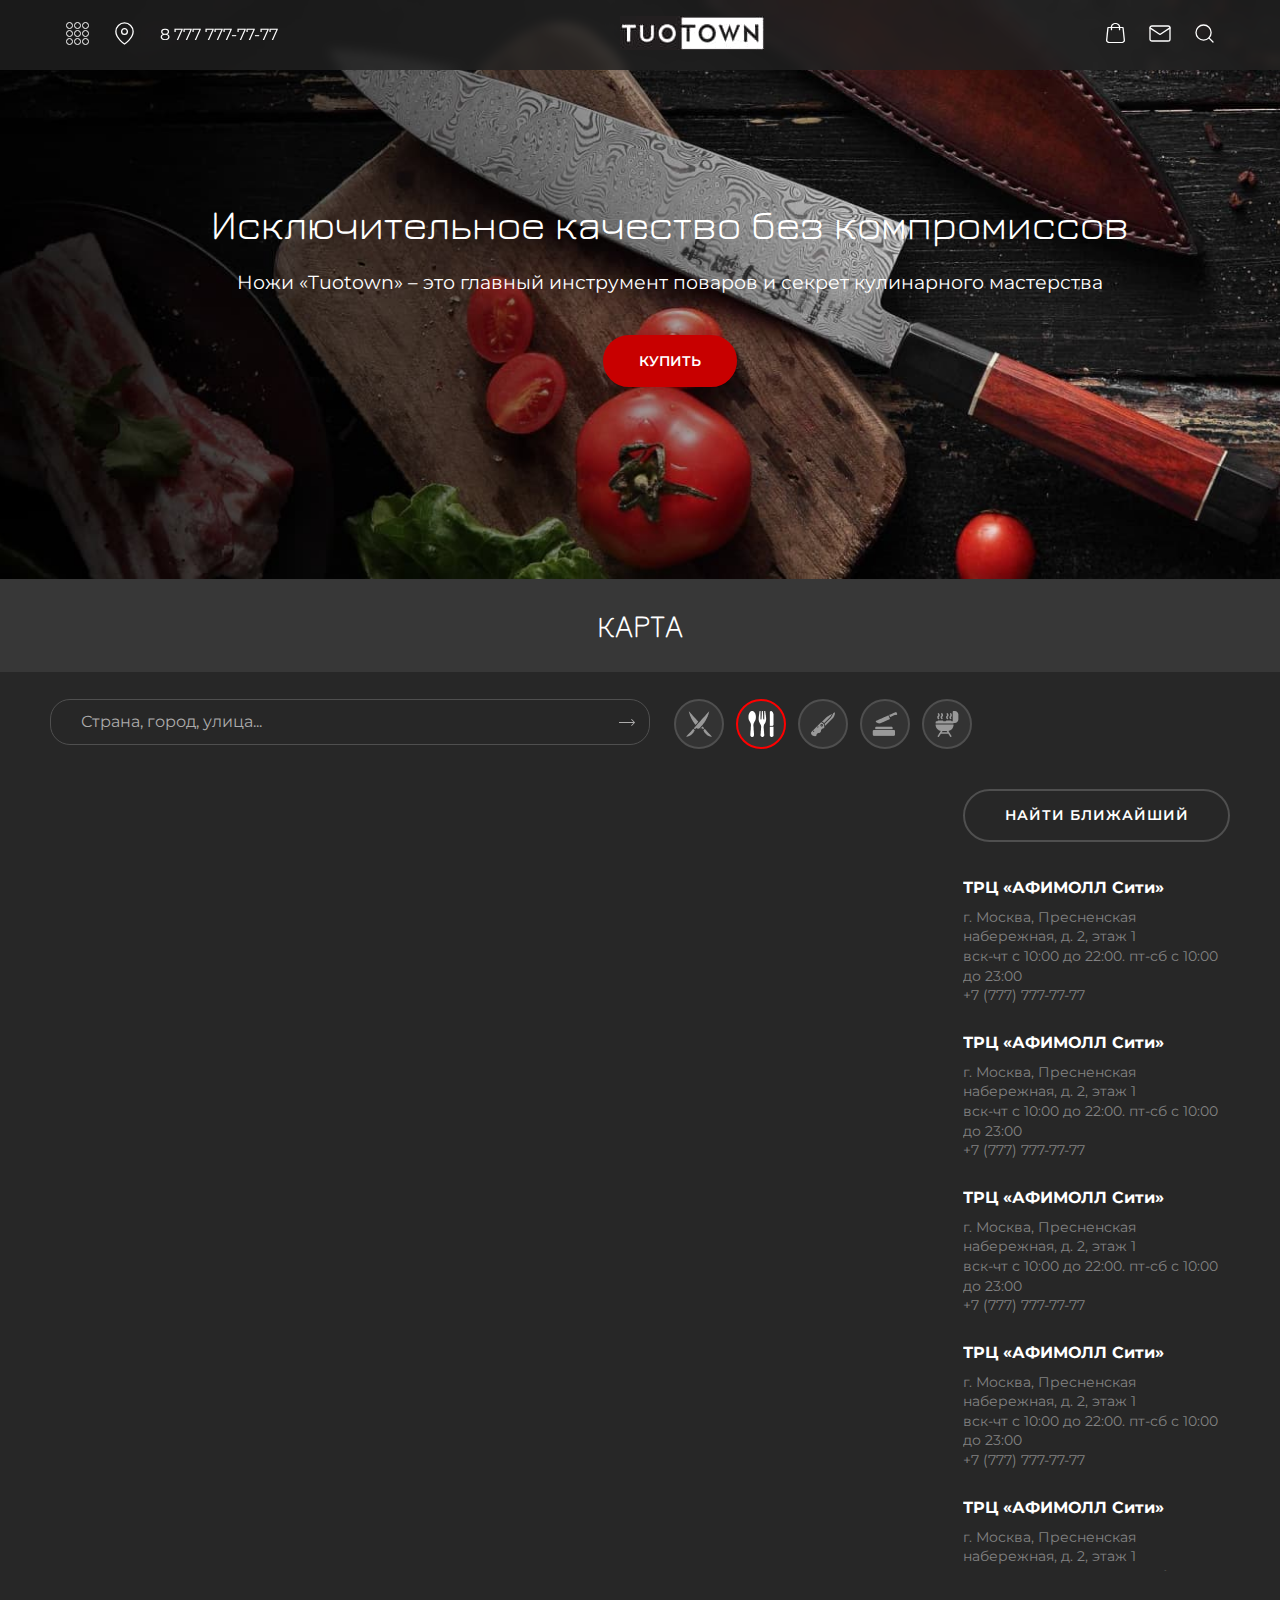
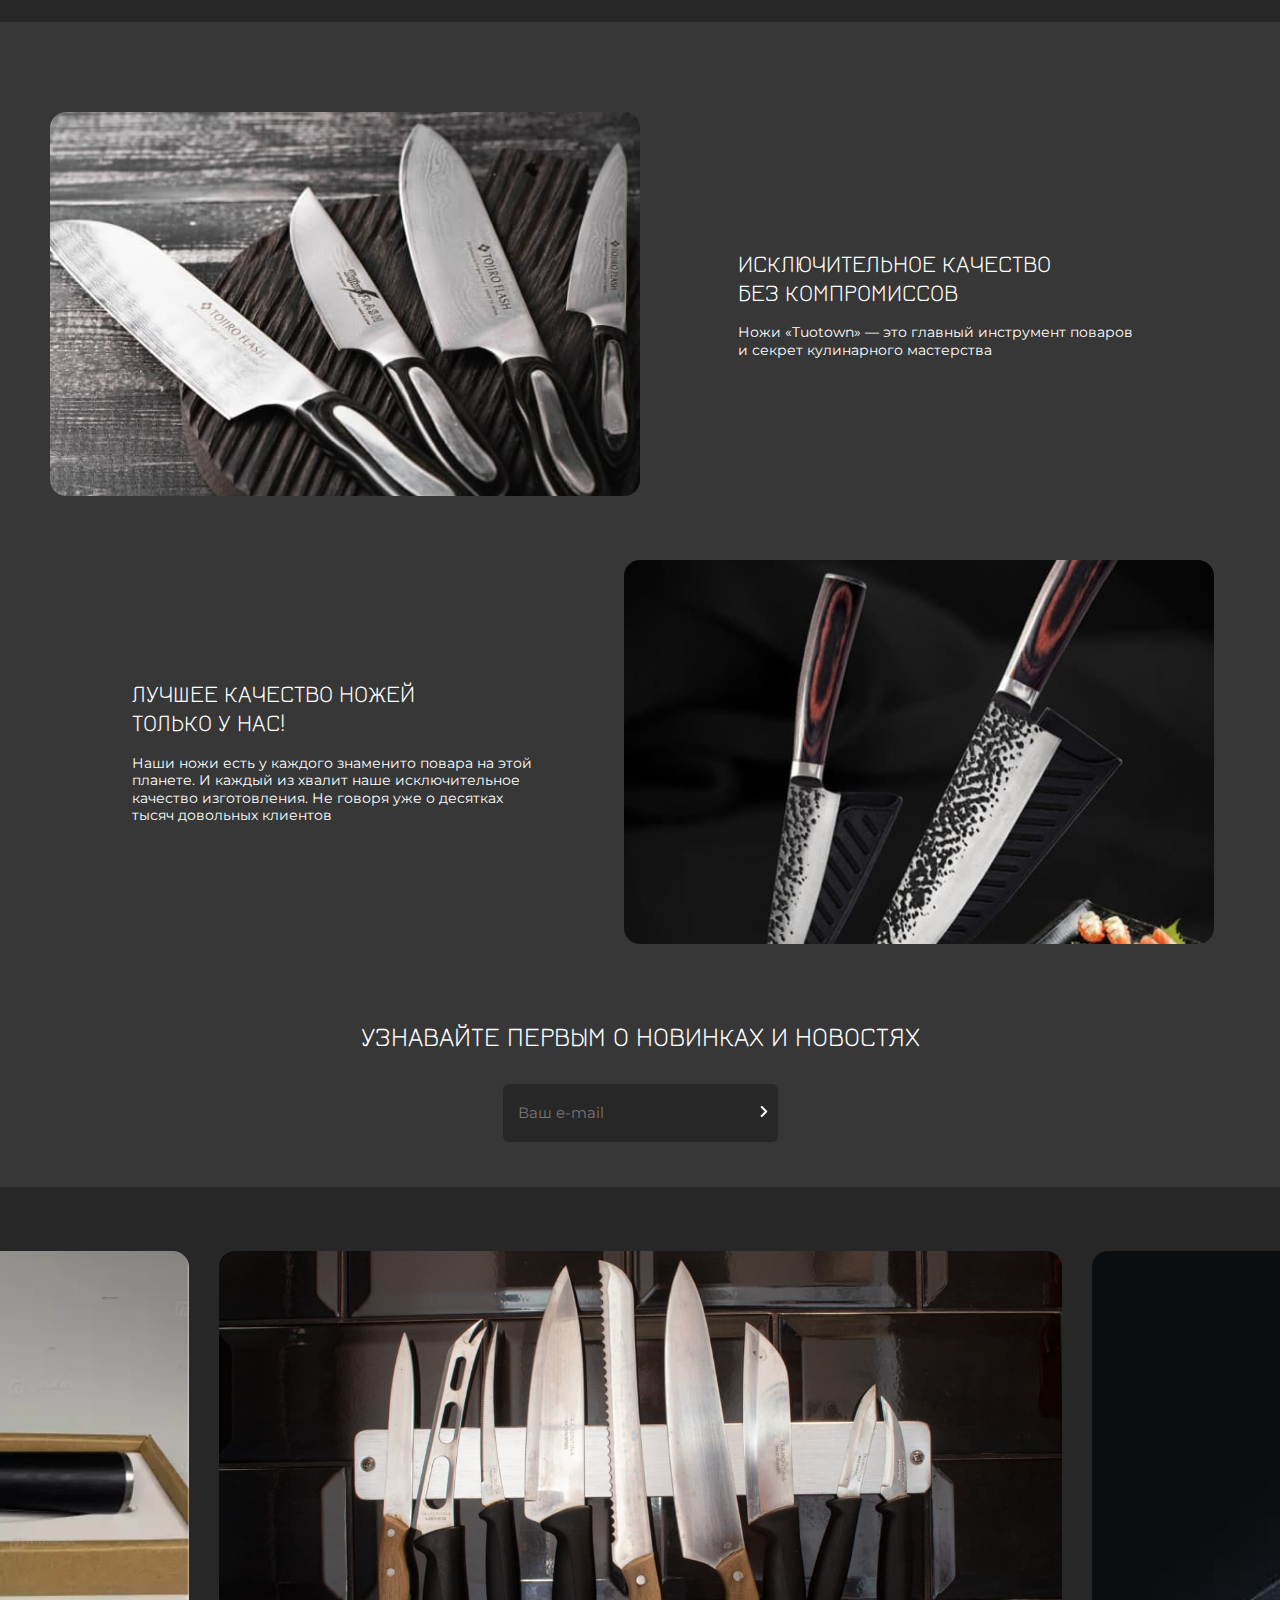
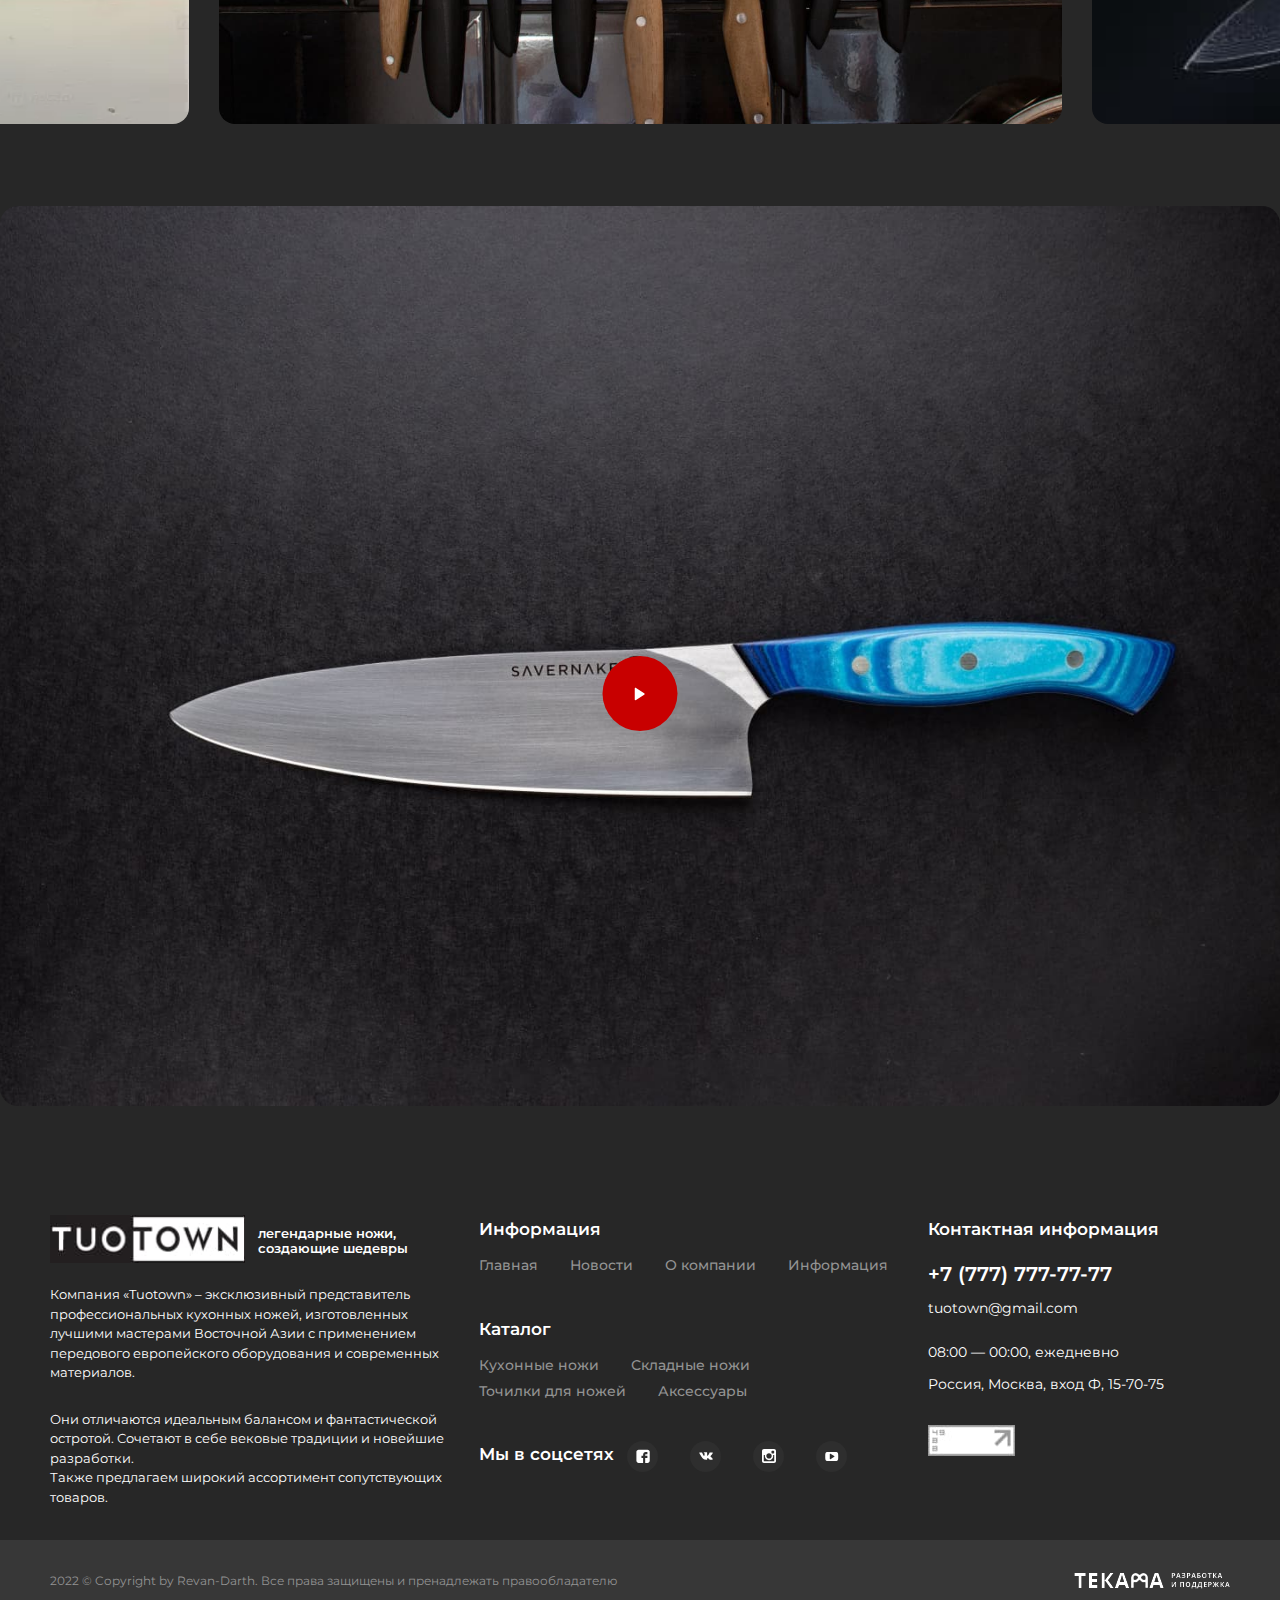
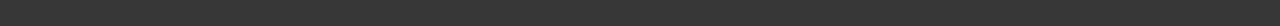
<file: information.html>
<!DOCTYPE html>
<html lang="ru">
	<head>
		<meta charset="UTF-8">
		<meta name="viewport" content="width=device-width, initial-scale=1.0">
		<meta http-equiv="X-UA-Compatible" content="ie=edge">
		<title>TuoTown</title>
		<link rel="apple-touch-icon" sizes="57x57" href="images/favicons/apple-icon-57x57.png">
		<link rel="apple-touch-icon" sizes="60x60" href="images/favicons/apple-icon-60x60.png">
		<link rel="apple-touch-icon" sizes="72x72" href="images/favicons/apple-icon-72x72.png">
		<link rel="apple-touch-icon" sizes="76x76" href="images/favicons/apple-icon-76x76.png">
		<link rel="apple-touch-icon" sizes="114x114" href="images/favicons/apple-icon-114x114.png">
		<link rel="apple-touch-icon" sizes="120x120" href="images/favicons/apple-icon-120x120.png">
		<link rel="apple-touch-icon" sizes="144x144" href="images/favicons/apple-icon-144x144.png">
		<link rel="apple-touch-icon" sizes="152x152" href="images/favicons/apple-icon-152x152.png">
		<link rel="apple-touch-icon" sizes="180x180" href="images/favicons/apple-icon-180x180.png">
		<link rel="icon" type="image/png" sizes="192x192"  href="images/favicons/android-icon-192x192.png">
		<link rel="icon" type="image/png" sizes="32x32" href="images/favicons/favicon-32x32.png">
		<link rel="icon" type="image/png" sizes="96x96" href="images/favicons/favicon-96x96.png">
		<link rel="icon" type="image/png" sizes="16x16" href="images/favicons/favicon-16x16.png">
		<link rel="manifest" href="images/favicons/manifest.json">
		<meta name="msapplication-TileImage" content="images/favicons/ms-icon-144x144.png">
		<meta name="msapplication-TileColor" content="#ffffff">
		<meta name="theme-color" content="#ffffff">
		<meta name="description" content="Сайт ножей TuoTown">
		<meta name="keywords" content="html, css, jquery, javascript, бэм, адаптив, многостраничный">
		<link rel="preconnect" href="https://fonts.googleapis.com">
		<link rel="preconnect" href="https://fonts.gstatic.com" crossorigin>
		<link href="https://fonts.googleapis.com/css2?family=Jura:wght@400;500;600&family=Montserrat:wght@400;500;600&display=swap" rel="stylesheet">
		<link rel="stylesheet" href="css/libs.min.css">
		<link rel="stylesheet" href="css/style.min.css">
	</head>
	<body>

		<div class="wrapper">
			<header class="header">
				<div class="header__top">
					<div class="header__container">
						<nav class="header__navigation">
							<div class="header__contacts">
								<button class="header__burger menu__burger" type="button" title="Всплывающее меню">
									<svg width="23" height="23" viewBox="0 0 23 23" fill="none" xmlns="http://www.w3.org/2000/svg">
										<circle cx="3.5" cy="3.5" r="3" stroke="white"/>
										<circle cx="3.5" cy="11.5" r="3" stroke="white"/>
										<circle cx="3.5" cy="19.5" r="3" stroke="white"/>
										<circle cx="11.5" cy="3.5" r="3" stroke="white"/>
										<circle cx="11.5" cy="11.5" r="3" stroke="white"/>
										<circle cx="11.5" cy="19.5" r="3" stroke="white"/>
										<circle cx="19.5" cy="3.5" r="3" stroke="white"/>
										<circle cx="19.5" cy="11.5" r="3" stroke="white"/>
										<circle cx="19.5" cy="19.5" r="3" stroke="white"/>
									</svg>
								</button>
								<a class="header__contacts-link header__contacts-link--map" data-da=".header__sidebar-top--links,600,0" href="#" title="Перейти на страницу Местоположения">
									<svg width="23" height="23" viewBox="0 0 23 23" fill="none" xmlns="http://www.w3.org/2000/svg">
										<path d="M20.125 9.58333C20.125 16.2917 11.5 22.0417 11.5 22.0417C11.5 22.0417 2.875 16.2917 2.875 9.58333C2.875 7.29584 3.7837 5.10203 5.4012 3.48453C7.0187 1.86703 9.21251 0.958328 11.5 0.958328C13.7875 0.958328 15.9813 1.86703 17.5988 3.48453C19.2163 5.10203 20.125 7.29584 20.125 9.58333Z" stroke="white" stroke-width="1.3" stroke-linecap="round" stroke-linejoin="round"/>
										<path d="M11.5 12.4583C13.0878 12.4583 14.375 11.1711 14.375 9.58333C14.375 7.99551 13.0878 6.70833 11.5 6.70833C9.91218 6.70833 8.625 7.99551 8.625 9.58333C8.625 11.1711 9.91218 12.4583 11.5 12.4583Z" stroke="white" stroke-width="1.3" stroke-linecap="round" stroke-linejoin="round"/>
									</svg>
								</a>
								<a class="header__contacts-link header__contacts-link--phone" href="tel:87777777777" title="Позвонить на номер 8 981 120-11-17">
									<svg class="header__contacts-link--phone_svg visually-hidden" width="22" height="22" viewBox="0 0 22 22" fill="none" xmlns="http://www.w3.org/2000/svg">
										<path d="M20.9999 15.9201V18.9201C21.0011 19.1986 20.944 19.4743 20.8324 19.7294C20.7209 19.9846 20.5572 20.2137 20.352 20.402C20.1468 20.5902 19.9045 20.7336 19.6407 20.8228C19.3769 20.912 19.0973 20.9452 18.8199 20.9201C15.7428 20.5857 12.7869 19.5342 10.1899 17.8501C7.77376 16.3148 5.72527 14.2663 4.18993 11.8501C2.49991 9.2413 1.44818 6.27109 1.11993 3.1801C1.09494 2.90356 1.12781 2.62486 1.21643 2.36172C1.30506 2.09859 1.4475 1.85679 1.6347 1.65172C1.82189 1.44665 2.04974 1.28281 2.30372 1.17062C2.55771 1.05843 2.83227 1.00036 3.10993 1.0001H6.10993C6.59524 0.995321 7.06572 1.16718 7.43369 1.48363C7.80166 1.80008 8.04201 2.23954 8.10993 2.7201C8.23656 3.68016 8.47138 4.62282 8.80993 5.5301C8.94448 5.88802 8.9736 6.27701 8.89384 6.65098C8.81408 7.02494 8.6288 7.36821 8.35993 7.6401L7.08993 8.9101C8.51349 11.4136 10.5864 13.4865 13.0899 14.9101L14.3599 13.6401C14.6318 13.3712 14.9751 13.1859 15.3491 13.1062C15.723 13.0264 16.112 13.0556 16.4699 13.1901C17.3772 13.5286 18.3199 13.7635 19.2799 13.8901C19.7657 13.9586 20.2093 14.2033 20.5265 14.5776C20.8436 14.9519 21.0121 15.4297 20.9999 15.9201Z" stroke="white" stroke-linecap="round" stroke-linejoin="round"/>
									</svg>
									<span class="header__contacts-link--phone_text">8 777 777-77-77</span>
								</a>
							</div>
							<a class="header__logo" href="#" title="Логотип Компании TuoTown">
								<img src="images/logo.jpg" alt="Логотип Компании TuoTown">
							</a>
							<div class="header__buttons">
								<a class="header__buttons-link header__contacts-link--basket" data-da=".header__contacts,600,3" href="basket.html" title="Корзина">
									<svg width="19" height="20" viewBox="0 0 19 20" fill="none" xmlns="http://www.w3.org/2000/svg">
										<path d="M9.96812 0C10.3023 0.0664498 10.6486 0.112453 10.9767 0.204461C12.8663 0.751393 14.0632 2.0855 14.1908 3.76719C14.1908 3.79786 14.203 3.82853 14.2091 3.88987C14.2941 3.88987 14.3792 3.88987 14.4582 3.88987C15.2602 3.88987 16.0683 3.88987 16.8703 3.88987C17.3685 3.88987 17.6116 4.07388 17.6602 4.48792C17.8242 6.02137 17.9822 7.55994 18.1402 9.09339C18.3346 10.9182 18.529 12.7481 18.7234 14.5729C18.8206 15.4675 18.9482 16.362 18.9968 17.2565C19.0455 18.1766 18.529 18.882 17.6602 19.4084C16.9736 19.8225 16.1898 19.9912 15.3453 19.9912C12.3073 19.986 9.26332 19.9912 6.22539 19.9912C5.27148 19.9912 4.32364 20.0167 3.36973 19.9809C2.16671 19.94 1.17634 19.5209 0.47762 18.6724C-0.00237289 18.0897 -0.0509798 17.4354 0.0340823 16.7505C0.210282 15.3346 0.343951 13.9136 0.489772 12.4926C0.635593 11.0971 0.787489 9.70678 0.93331 8.31133C1.06698 7.07434 1.19457 5.83736 1.32217 4.60037C1.32824 4.54414 1.32824 4.4828 1.34039 4.42658C1.40115 4.06877 1.63811 3.88987 2.07557 3.88476C2.88974 3.87964 3.69783 3.88476 4.51199 3.88476C4.60313 3.88476 4.69427 3.88476 4.79148 3.88476C4.82794 3.27648 4.96768 2.71422 5.2897 2.19284C6.05526 0.981412 7.24005 0.265799 8.84408 0.0408922C8.91092 0.0306691 8.97775 0.0153346 9.04459 0C9.34838 0 9.65825 0 9.96812 0ZM4.80971 5.00929C4.06238 5.00929 3.34543 5.00929 2.61632 5.00929C2.61025 5.05018 2.5981 5.08085 2.5981 5.11663C2.41582 6.86477 2.22747 8.61802 2.04519 10.3662C1.80823 12.6459 1.57128 14.9308 1.32824 17.2105C1.28571 17.6296 1.44976 17.9772 1.77785 18.2788C2.28823 18.7388 2.94442 18.8973 3.66745 18.8973C7.556 18.9024 11.4506 18.9024 15.3392 18.8973C15.7766 18.8973 16.1959 18.836 16.5969 18.6724C17.2348 18.4117 17.7938 17.8545 17.6845 17.1389C17.6176 16.7096 17.5872 16.27 17.5447 15.8355C17.3867 14.302 17.2227 12.7635 17.0647 11.23C16.8824 9.50232 16.7002 7.76951 16.5179 6.04182C16.4814 5.69935 16.4389 5.35687 16.4025 5.01951C15.6612 5.01951 14.9382 5.01951 14.203 5.01951C14.203 5.09107 14.203 5.15241 14.203 5.20864C14.203 5.70446 14.2091 6.20027 14.1969 6.69098C14.1908 7.00278 13.8992 7.2328 13.5407 7.22769C13.1944 7.22258 12.9149 6.99767 12.8967 6.69609C12.8906 6.59386 12.8967 6.48652 12.8967 6.38429C12.8967 5.92936 12.8967 5.47444 12.8967 5.01951C10.6243 5.01951 8.38232 5.01951 6.1221 5.01951C6.1221 5.07063 6.1221 5.11152 6.1221 5.1473C6.1221 5.65334 6.12817 6.16449 6.1221 6.67053C6.11602 6.99767 5.83046 7.2328 5.4659 7.22769C5.10743 7.22769 4.83401 6.99256 4.82186 6.68076C4.81579 6.58364 4.82186 6.48652 4.82186 6.3894C4.80971 5.92936 4.80971 5.47444 4.80971 5.00929ZM12.8906 3.87964C12.8055 2.81134 12.2526 1.99349 11.159 1.47723C9.97419 0.920074 8.77725 0.960966 7.64106 1.58457C6.675 2.11617 6.18285 2.89823 6.1221 3.87964C8.38839 3.87964 10.6304 3.87964 12.8906 3.87964Z" fill="white"/>
									</svg>
								</a>
								<a class="header__buttons-link header__contacts-link--email" data-da=".header__sidebar-top--links,600,1" href="service.html" title="Email Сервис">
									<svg width="22" height="17" viewBox="0 0 22 17" fill="none" xmlns="http://www.w3.org/2000/svg">
										<path d="M3 1H19C20.1 1 21 1.84375 21 2.875V14.125C21 15.1563 20.1 16 19 16H3C1.9 16 1 15.1563 1 14.125V2.875C1 1.84375 1.9 1 3 1Z" stroke="white" stroke-width="1.3" stroke-linecap="round" stroke-linejoin="round"/>
										<path d="M21 2.875L11 9.4375L1 2.875" stroke="white" stroke-width="1.3" stroke-linecap="round" stroke-linejoin="round"/>
									</svg>
								</a>
								<a class="header__buttons-link header__contacts-link--search" data-da=".header__sidebar-top--links,600,2" href="#" title="Поиск">
									<svg width="19" height="19" viewBox="0 0 19 19" fill="none" xmlns="http://www.w3.org/2000/svg">
										<path d="M8.55555 16.1111C12.7284 16.1111 16.1111 12.7284 16.1111 8.55556C16.1111 4.38274 12.7284 1 8.55555 1C4.38274 1 1 4.38274 1 8.55556C1 12.7284 4.38274 16.1111 8.55555 16.1111Z" stroke="white" stroke-width="1.3" stroke-linecap="round" stroke-linejoin="round"/>
										<path d="M17.9999 17.9999L13.8916 13.8916" stroke="white" stroke-width="1.3" stroke-linecap="round" stroke-linejoin="round"/>
									</svg>
								</a>
							</div>
						</nav>
					</div>
				</div>
				<div class="header__sidebar">
					<div class="header__sidebar-body">
						<div class="header__sidebar-inner">
							<div class="header__sidebar-top">
								<button class="header__sidebar-button" title="Скрыть Меню">
									<svg width="8" height="14" viewBox="0 0 8 14" fill="none" xmlns="http://www.w3.org/2000/svg">
										<path d="M7 13L1 7L7 1" stroke="white" stroke-width="2" stroke-linecap="round" stroke-linejoin="round"/>
									</svg>
								</button>
								<div class="header__sidebar-top--links"></div>
							</div>
							<ul class="header__sidebar-items">
								<li class="header__sidebar-item">
									<a class="header__sidebar-item--link" href="#" title="Кухонные ножи TUOTOWN">Кухонные ножи TUOTOWN</a>
								</li>
								<li class="header__sidebar-item">
									<a class="header__sidebar-item--link" href="#" title="Складные ножи TUOTOWN">Складные ножи TUOTOWN</a>
								</li>
								<li class="header__sidebar-item">
									<a class="header__sidebar-item--link" href="#" title="Кухонные ножи QXF">Кухонные ножи QXF</a>
								</li>
								<li class="header__sidebar-item">
									<a class="header__sidebar-item--link" href="#" title="Точильные камни">Точильные камни</a>
								</li>
								<li class="header__sidebar-item">
									<a class="header__sidebar-item--link" href="#" title="Наборы для BBQ">Наборы для BBQ</a>
								</li>
								<li class="header__sidebar-item">
									<a class="header__sidebar-item--link" href="#" title="Кухонные принадлежности">Кухонные принадлежности</a>
								</li>
								<li class="header__sidebar-item">
									<a class="header__sidebar-item--link" href="#" title="Туристические товары">Туристические товары</a>
								</li>
							</ul>
							<ul class="header__sidebar-navigation">
								<li class="header__sidebar-navigation--item">
									<a class="header__sidebar-navigation--link" href="#" title="Новости">Новости</a>
								</li>
								<li class="header__sidebar-navigation--item">
									<a class="header__sidebar-navigation--link" href="information.html" title="О компании">О компании</a>
								</li>
								<li class="header__sidebar-navigation--item">
									<a class="header__sidebar-navigation--link" href="#" title="Контакты">Контакты</a>
								</li>
								<li class="header__sidebar-navigation--item">
									<a class="header__sidebar-navigation--link" href="information.html" title="Как проехать">Как проехать</a>
								</li>
							</ul>
						</div>
					</div>	
				</div>
				<div class="header__content header__content-information">
					<div class="header__container">
						<div class="header__text header__text-information">	
							<h1 class="header__title">Исключительное качество без компромиссов</h1>
							<p class="header__description">Ножи «Tuotown» – это главный инструмент поваров и секрет кулинарного мастерства</p>
							<a class="header__content-more button-red" href="#">Купить</a>
						</div>
					</div>
				</div>
			</header>

			<main id="main">
				<section class="map">
					<div class="map__container">
						<h2 class="map__title">Карта</h2>
					</div>
					<div class="map__wrapper">
						<div class="map__container">
							<form class="map__form" action="#">
								<div class="map__form-inputBox">
									<input class="map__form-input" type="text" placeholder="Страна, город, улица...">
									<div class="map__form-input--svg">
										<svg width="16" height="7" viewBox="0 0 16 7" fill="none" xmlns="http://www.w3.org/2000/svg">
											<path fill-rule="evenodd" clip-rule="evenodd" d="M12.9569 0.139209L15.8661 3.16392C16.0446 3.34953 16.0446 3.65047 15.8661 3.83608L12.9569 6.86079C12.7783 7.0464 12.4889 7.0464 12.3104 6.86079C12.1318 6.67518 12.1318 6.37424 12.3104 6.18863L14.4392 3.97529H0V3.02471H14.4392L12.3104 0.811367C12.1318 0.625755 12.1318 0.32482 12.3104 0.139209C12.4889 -0.0464029 12.7783 -0.0464029 12.9569 0.139209Z" fill="#ADACAC"/>
										</svg>
									</div>
								</div>
								<div class="map__form-buttons">
									<button class="map__form-btn">
										<img src="images/icons/x-knifes.png" alt="Иконка Ножей">
									</button>
									<button class="map__form-btn _active">
										<img src="images/icons/kitchen-appliaces.png" alt="Иконка Кухонных Приборов">
									</button>
									<button class="map__form-btn">
										<img src="images/icons/knife-icon.png" alt="Иконка Ножа">
									</button>
									<button class="map__form-btn">
										<img src="images/icons/knife-bread.png" alt="Иконка Ножа Режущего Хлеб">
									</button>
									<button class="map__form-btn">
										<img src="images/icons/staces.png" alt="Иконка Готовищихся Стейков">
									</button>
								</div>
							</form>
							<div class="map__content">
								<div class="map__map">
									<iframe src="https://www.google.com/maps/embed?pb=!1m14!1m12!1m3!1d13186.524876791762!2d8.53240718287357!3d47.37211077064583!2m3!1f0!2f0!3f0!3m2!1i1024!2i768!4f13.1!5e1!3m2!1sru!2sru!4v1667731369885!5m2!1sru!2sru" style="border:0;" allowfullscreen="" loading="lazy" referrerpolicy="no-referrer-when-downgrade"></iframe>
								</div>
								<div class="map__nearest">
									<button class="map__nearest-btn" type="button" title="Найти ближайший">Найти ближайший</button>
									<div class="map__nearest-inner">
										<div class="map__nearest-item">
											<b class="map__nearest-title">ТРЦ «АФИМОЛЛ Сити»</b>
											<div class="map__nearest-descr">
												<p class="map__nearest-text map__nearest-address">г. Москва, Пресненская набережная, д. 2, этаж 1</p>
												<p class="map__nearest-text map__nearest-schedule">вск-чт с 10:00 до 22:00. пт-сб с 10:00 до 23:00</p>
												<a class="map__nearest-text map__nearest-phone" href="tel:+77777777777">+7 (777) 777-77-77</a>
											</div>
										</div>
										<div class="map__nearest-item">
											<b class="map__nearest-title">ТРЦ «АФИМОЛЛ Сити»</b>
											<div class="map__nearest-descr">
												<p class="map__nearest-text map__nearest-address">г. Москва, Пресненская набережная, д. 2, этаж 1</p>
												<p class="map__nearest-text map__nearest-schedule">вск-чт с 10:00 до 22:00. пт-сб с 10:00 до 23:00</p>
												<a class="map__nearest-text map__nearest-phone" href="tel:+77777777777">+7 (777) 777-77-77</a>
											</div>
										</div>
										<div class="map__nearest-item">
											<b class="map__nearest-title">ТРЦ «АФИМОЛЛ Сити»</b>
											<div class="map__nearest-descr">
												<p class="map__nearest-text map__nearest-address">г. Москва, Пресненская набережная, д. 2, этаж 1</p>
												<p class="map__nearest-text map__nearest-schedule">вск-чт с 10:00 до 22:00. пт-сб с 10:00 до 23:00</p>
												<a class="map__nearest-text map__nearest-phone" href="tel:+77777777777">+7 (777) 777-77-77</a>
											</div>
										</div>
										<div class="map__nearest-item">
											<b class="map__nearest-title">ТРЦ «АФИМОЛЛ Сити»</b>
											<div class="map__nearest-descr">
												<p class="map__nearest-text map__nearest-address">г. Москва, Пресненская набережная, д. 2, этаж 1</p>
												<p class="map__nearest-text map__nearest-schedule">вск-чт с 10:00 до 22:00. пт-сб с 10:00 до 23:00</p>
												<a class="map__nearest-text map__nearest-phone" href="tel:+77777777777">+7 (777) 777-77-77</a>
											</div>
										</div>
										<div class="map__nearest-item">
											<b class="map__nearest-title">ТРЦ «АФИМОЛЛ Сити»</b>
											<div class="map__nearest-descr">
												<p class="map__nearest-text map__nearest-address">г. Москва, Пресненская набережная, д. 2, этаж 1</p>
												<p class="map__nearest-text map__nearest-schedule">вск-чт с 10:00 до 22:00. пт-сб с 10:00 до 23:00</p>
												<a class="map__nearest-text map__nearest-phone" href="tel:+77777777777">+7 (777) 777-77-77</a>
											</div>
										</div>
									</div>
								</div>
							</div>
						</div>
					</div>
				</section>
				<section class="pluses">
					<div class="pluses__container">
						<div class="pluses__item">
							<div class="pluses__image"><img src="images/contents/pluses-image-1.jpg" alt="Изображение ножей"></div>
							<div class="pluses__text">
								<h3 class="pluses__title">Исключительное качество <br/> без компромиссов</h3>
								<p class="pluses__descr">Ножи «Tuotown» — это главный инструмент поваров и секрет кулинарного мастерства</p>
							</div>
						</div>
						<div class="pluses__item">
							<div class="pluses__image"><img src="images/contents/pluses-image-2.jpg" alt="Изображение ножей"></div>
							<div class="pluses__text">
								<h3 class="pluses__title">Лучшее качество ножей <br/> только у нас!</h3>
								<p class="pluses__descr">Наши ножи есть у каждого знаменито повара на этой планете. И каждый из хвалит наше исключительное качество изготовления. Не говоря уже о десятках тысяч довольных клиентов</p>
							</div>
						</div>
					</div>
				</section>
				<div class="subscription">
					<h3 class="subscription__title">Узнавайте первым о новинках и новостях</h3>
					<div class="subscription__inputBox">
						<input class="subscription__input" type="email" placeholder="Ваш e-mail">
					</div>
				</div>
				<section class="graphic">
					<div class="graphic__wrapper owl-carousel">
						<div class="graphic__item">
							<img src="images/contents/gallery-image-1.jpg" alt="Изображение Ножей на Подставке">
						</div>
						<div class="graphic__item">
							<img src="images/contents/gallery-image-2.jpg" alt="Изображение Ножа">
						</div>
						<div class="graphic__item">
							<img src="images/contents/gallery-image-3.jpg" alt="Изображение Ножа">
						</div>
						<div class="graphic__item">
							<img src="images/contents/gallery-image-4.webp" alt="Изображение Ножа">
						</div>
						<div class="graphic__item">
							<img src="images/contents/gallery-image-5.webp" alt="Изображение Ножа">
						</div>
					</div>
					<div class="graphic__videos">
						<div class="graphic__videos-bg">
							<img src="images/contents/videos-image.jpg" alt="Задний Фон в Виде Ножа">
						</div>
						<a class="graphic__videos-link popup-link" href="#popup-video">
							<svg width="11" height="14" viewBox="0 0 11 14" fill="none" xmlns="http://www.w3.org/2000/svg">
								<path d="M1.53688 0.978013C0.871153 0.55437 0 1.03258 0 1.82167V12.1783C0 12.9674 0.87115 13.4456 1.53688 13.022L9.67424 7.84366C10.2917 7.45071 10.2917 6.54929 9.67425 6.15634L1.53688 0.978013Z" fill="white"/>
							</svg>
						</a>
					</div>
				</section>

				<div class="popup" id="popup-video">
					<div class="popup__body">
						<div class="popup__content videos__popup__content">
							<a class="popup__close videos__popup__close" href="#">&#10006</a>
							<div class="graphic__video">
								<iframe class="graphic__video-item" src="https://www.youtube.com/embed/Zv11L-ZfrSg" title="YouTube video player" frameborder="0" allow="accelerometer; autoplay; clipboard-write; encrypted-media; gyroscope; picture-in-picture" allowfullscreen></iframe>
							</div>
						</div>
					</div>
				</div>
				<footer class="footer">
					<div class="footer__container">
						<div class="footer__inner">
							<div class="footer__section footer__description">
								<div class="footer__header">
									<a class="footer__logo" href="#" title="Логотип Компании TuoTown">
										<img src="images/logo-footer.jpg" alt="Логотип Компании TuoTown">
									</a>
									<span class="footer__header-title">легендарные ножи, создающие шедевры</span>
								</div>
								<div class="footer__texts">
									<p class="footer__text">Компания «Tuotown» – эксклюзивный представитель профессиональных кухонных ножей, изготовленных лучшими мастерами Восточной Азии с применением передового европейского оборудования и современных материалов.</p>
									<p class="footer__text">Они отличаются идеальным балансом и фантастической остротой. Сочетают в себе вековые традиции и новейшие разработки. <br/> Также предлагаем широкий ассортимент сопутствующих товаров.</p>
								</div>
							</div>
							<nav class="footer__section footer__navigation">
								<div class="footer__navigation-item">
									<b class="footer__title"><a href="information.html">Информация</a></b>
									<ul class="footer__list">
										<li class="footer__list-item" title="Главная"><a class="footer__list-link" href="#">Главная</a></li>
										<li class="footer__list-item" title="Новости"><a class="footer__list-link" href="#">Новости</a></li>
										<li class="footer__list-item" title="О компании"><a class="footer__list-link" href="information.html">О компании</a></li>
										<li class="footer__list-item" title="Контакты"><a class="footer__list-link" href="information.html">Информация</a></li>
									</ul>
								</div>
								<div class="footer__navigation-item">
									<b class="footer__title"><a href="catalog.html">Каталог</a></b>
									<ul class="footer__list">
										<li class="footer__list-item" title="Кухонные ножи"><a class="footer__list-link" href="catalog.html">Кухонные ножи</a></li>
										<li class="footer__list-item" title="Складные ножи"><a class="footer__list-link" href="catalog.html">Складные ножи</a></li>
										<li class="footer__list-item" title="Точилки для ножей"><a class="footer__list-link" href="#">Точилки для ножей</a></li>
										<li class="footer__list-item" title="Аксессуары"><a class="footer__list-link" href="#">Аксессуары</a></li>
									</ul>
								</div>
								<div class="footer__navigation-item footer__navigation-social">
									<b class="footer__title">Мы в соцсетях</b>
									<ul class="footer__list">
										<li class="footer__list-item footer__navigation-social--item" title="Перейти на страницу в Facebook"><a class="footer__list-link footer__navigation-social--link" href="#"><img src="images/icons/facebook-logo.svg" alt="Логотип Facebok"></a></li>
										<li class="footer__list-item footer__navigation-social--item" title="Перейти на страницу во ВКонтакте"><a class="footer__list-link footer__navigation-social--link" href="#"><img src="images/icons/vk-logo.svg" alt="Логотип ВКонтакте"></a></li>
										<li class="footer__list-item footer__navigation-social--item" title="Перейти на страницу в Instagram"><a class="footer__list-link footer__navigation-social--link" href="#"><img src="images/icons/instagram.svg" alt="Логотип Instagram"></a></li>
										<li class="footer__list-item footer__navigation-social--item" title="Перейти на страницу в YouTube"><a class="footer__list-link footer__navigation-social--link" href="#"><img src="images/icons/youtube-logo.svg" alt="Логотип YouTube"></a></li>
									</ul>
								</div>
							</nav>
							<div class="footer__section footer__contacts">
								<b class="footer__title">Контактная информация</b>
								<div class="footer__contacts-body">
									<a class="footer__contacts-link footer__contacts-tel" href="tel:+77777777777" title="Номер телефона">+7 (777) 777-77-77</a>
									<a class="footer__contacts-link footer__contacts-email" href="mailto:tuotown@gmail.com" title="Электронная почта">tuotown@gmail.com</a>
									<time class="footer__contacts-schedule" title="График работы">08:00 — 00:00, ежедневно</time>
									<p class="footer__contacts-address" title="Место нахождения">Россия, Москва, вход Ф, 15-70-75</p>
									<div class="footer__contacts-image">
										<img src="images/image-dunno.jpg" alt="Неизвестная картинка">
									</div>
								</div>
							</div>
						</div>
					</div>
				</footer>
				<div class="footer-copy">
					<div class="footer-copy__container">
						<p class="footer-copy__text">2022 © Copyright by Revan-Darth. Все права защищены и пренадлежать правообладателю</p>
						<div class="footer-copy__image">
							<img src="images/contents/support.png" alt="Логотип Компании">
						</div>
					</div>
				</div>
			</main>
		</div>

		<script src="js/libs.min.js"></script>
		<script src="js/main.js"></script>
	</body>
</html>
</file>
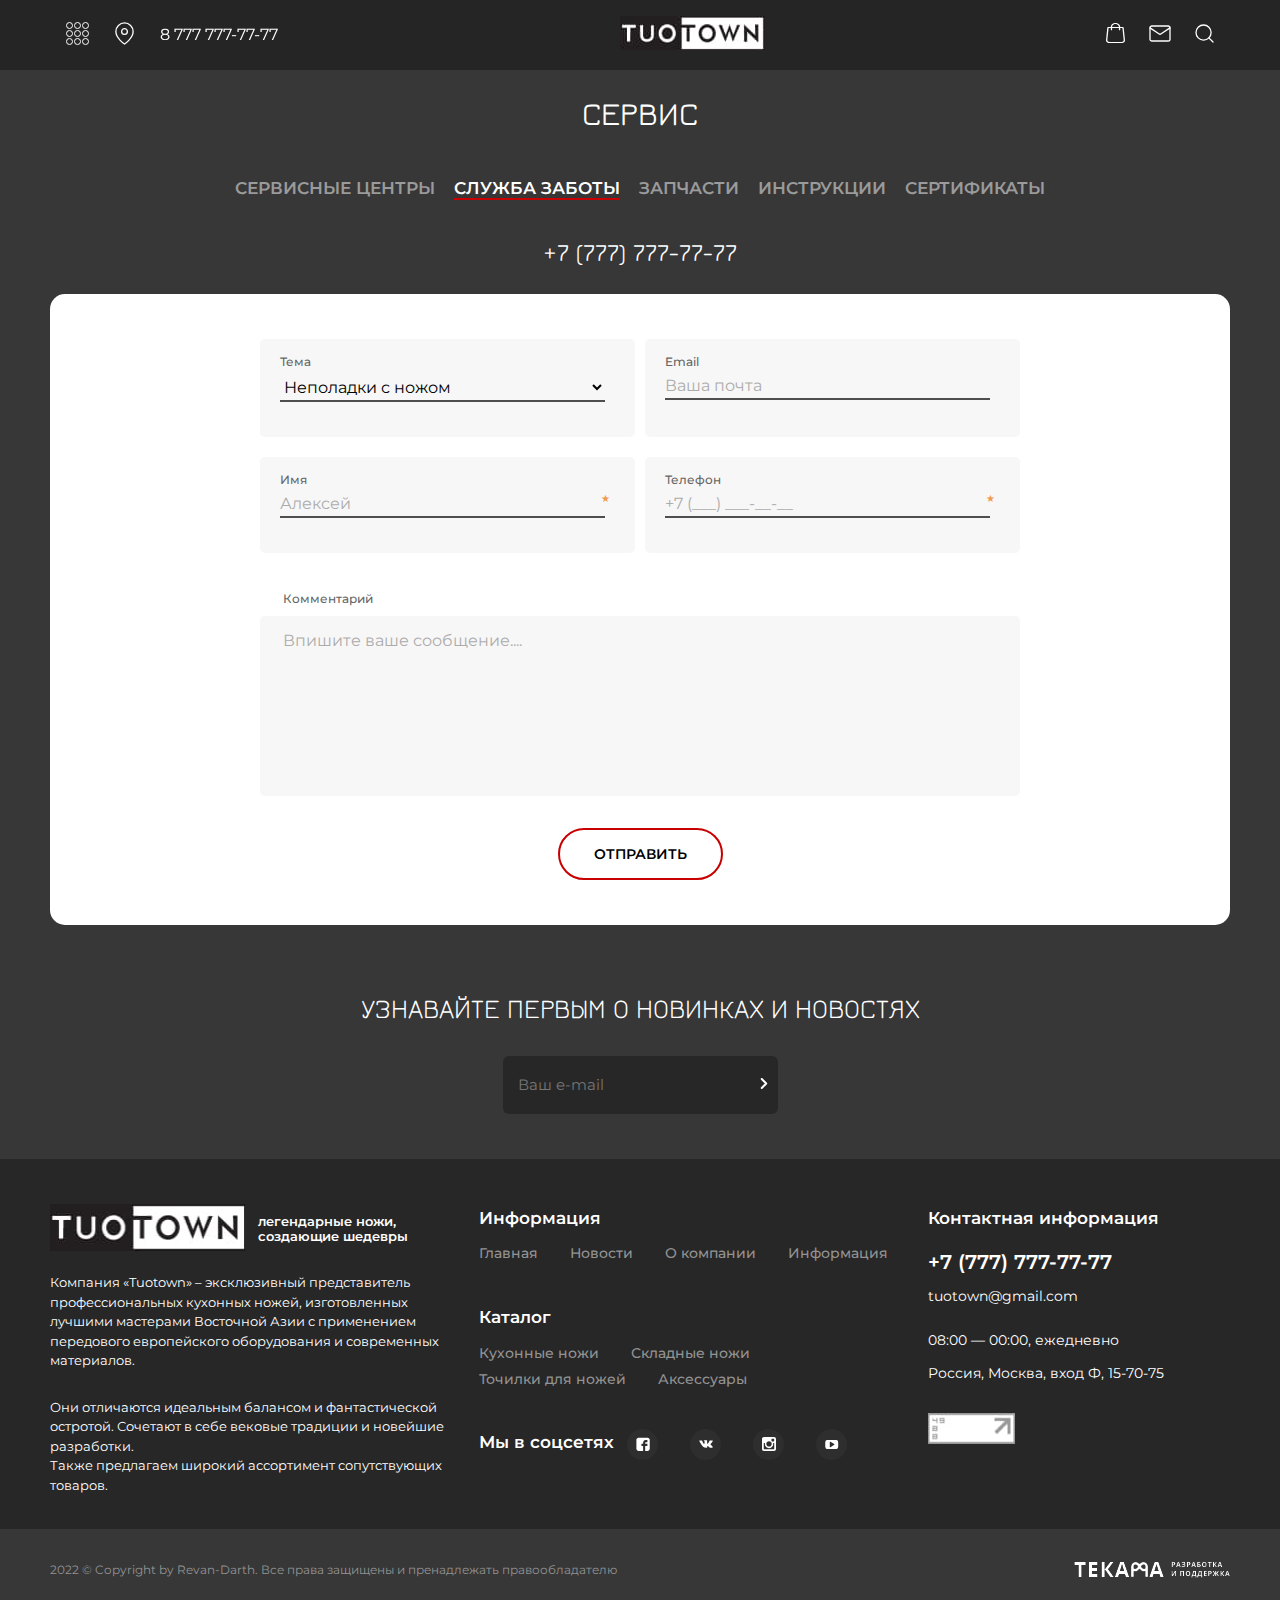
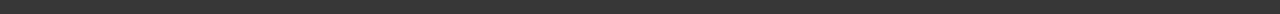
<file: service.html>
<!DOCTYPE html>
<html lang="ru">
	<head>
		<meta charset="UTF-8">
		<meta name="viewport" content="width=device-width, initial-scale=1.0">
		<meta http-equiv="X-UA-Compatible" content="ie=edge">
		<title>TuoTown</title>
		<link rel="apple-touch-icon" sizes="57x57" href="images/favicons/apple-icon-57x57.png">
		<link rel="apple-touch-icon" sizes="60x60" href="images/favicons/apple-icon-60x60.png">
		<link rel="apple-touch-icon" sizes="72x72" href="images/favicons/apple-icon-72x72.png">
		<link rel="apple-touch-icon" sizes="76x76" href="images/favicons/apple-icon-76x76.png">
		<link rel="apple-touch-icon" sizes="114x114" href="images/favicons/apple-icon-114x114.png">
		<link rel="apple-touch-icon" sizes="120x120" href="images/favicons/apple-icon-120x120.png">
		<link rel="apple-touch-icon" sizes="144x144" href="images/favicons/apple-icon-144x144.png">
		<link rel="apple-touch-icon" sizes="152x152" href="images/favicons/apple-icon-152x152.png">
		<link rel="apple-touch-icon" sizes="180x180" href="images/favicons/apple-icon-180x180.png">
		<link rel="icon" type="image/png" sizes="192x192"  href="images/favicons/android-icon-192x192.png">
		<link rel="icon" type="image/png" sizes="32x32" href="images/favicons/favicon-32x32.png">
		<link rel="icon" type="image/png" sizes="96x96" href="images/favicons/favicon-96x96.png">
		<link rel="icon" type="image/png" sizes="16x16" href="images/favicons/favicon-16x16.png">
		<link rel="manifest" href="images/favicons/manifest.json">
		<meta name="msapplication-TileImage" content="images/favicons/ms-icon-144x144.png">
		<meta name="msapplication-TileColor" content="#ffffff">
		<meta name="theme-color" content="#ffffff">
		<meta name="description" content="Сайт ножей TuoTown">
		<meta name="keywords" content="html, css, jquery, javascript, бэм, адаптив, многостраничный">
		<link rel="preconnect" href="https://fonts.googleapis.com">
		<link rel="preconnect" href="https://fonts.gstatic.com" crossorigin>
		<link href="https://fonts.googleapis.com/css2?family=Jura:wght@400;500;600&family=Montserrat:wght@400;500;600&display=swap" rel="stylesheet">
		<link rel="stylesheet" href="css/libs.min.css">
		<link rel="stylesheet" href="css/style.min.css">
	</head>
	<body>

		<div class="wrapper">
			<header class="header">
				<div class="header__top">
					<div class="header__container">
						<nav class="header__navigation">
							<div class="header__contacts">
								<button class="header__burger menu__burger" type="button" title="Всплывающее меню">
									<svg width="23" height="23" viewBox="0 0 23 23" fill="none" xmlns="http://www.w3.org/2000/svg">
										<circle cx="3.5" cy="3.5" r="3" stroke="white"/>
										<circle cx="3.5" cy="11.5" r="3" stroke="white"/>
										<circle cx="3.5" cy="19.5" r="3" stroke="white"/>
										<circle cx="11.5" cy="3.5" r="3" stroke="white"/>
										<circle cx="11.5" cy="11.5" r="3" stroke="white"/>
										<circle cx="11.5" cy="19.5" r="3" stroke="white"/>
										<circle cx="19.5" cy="3.5" r="3" stroke="white"/>
										<circle cx="19.5" cy="11.5" r="3" stroke="white"/>
										<circle cx="19.5" cy="19.5" r="3" stroke="white"/>
									</svg>
								</button>
								<a class="header__contacts-link header__contacts-link--map" data-da=".header__sidebar-top--links,600,0" href="information.html" title="Перейти на страницу Местоположения">
									<svg width="23" height="23" viewBox="0 0 23 23" fill="none" xmlns="http://www.w3.org/2000/svg">
										<path d="M20.125 9.58333C20.125 16.2917 11.5 22.0417 11.5 22.0417C11.5 22.0417 2.875 16.2917 2.875 9.58333C2.875 7.29584 3.7837 5.10203 5.4012 3.48453C7.0187 1.86703 9.21251 0.958328 11.5 0.958328C13.7875 0.958328 15.9813 1.86703 17.5988 3.48453C19.2163 5.10203 20.125 7.29584 20.125 9.58333Z" stroke="white" stroke-width="1.3" stroke-linecap="round" stroke-linejoin="round"/>
										<path d="M11.5 12.4583C13.0878 12.4583 14.375 11.1711 14.375 9.58333C14.375 7.99551 13.0878 6.70833 11.5 6.70833C9.91218 6.70833 8.625 7.99551 8.625 9.58333C8.625 11.1711 9.91218 12.4583 11.5 12.4583Z" stroke="white" stroke-width="1.3" stroke-linecap="round" stroke-linejoin="round"/>
									</svg>
								</a>
								<a class="header__contacts-link header__contacts-link--phone" href="tel:87777777777" title="Позвонить на номер 8 981 120-11-17">
									<svg class="header__contacts-link--phone_svg visually-hidden" width="22" height="22" viewBox="0 0 22 22" fill="none" xmlns="http://www.w3.org/2000/svg">
										<path d="M20.9999 15.9201V18.9201C21.0011 19.1986 20.944 19.4743 20.8324 19.7294C20.7209 19.9846 20.5572 20.2137 20.352 20.402C20.1468 20.5902 19.9045 20.7336 19.6407 20.8228C19.3769 20.912 19.0973 20.9452 18.8199 20.9201C15.7428 20.5857 12.7869 19.5342 10.1899 17.8501C7.77376 16.3148 5.72527 14.2663 4.18993 11.8501C2.49991 9.2413 1.44818 6.27109 1.11993 3.1801C1.09494 2.90356 1.12781 2.62486 1.21643 2.36172C1.30506 2.09859 1.4475 1.85679 1.6347 1.65172C1.82189 1.44665 2.04974 1.28281 2.30372 1.17062C2.55771 1.05843 2.83227 1.00036 3.10993 1.0001H6.10993C6.59524 0.995321 7.06572 1.16718 7.43369 1.48363C7.80166 1.80008 8.04201 2.23954 8.10993 2.7201C8.23656 3.68016 8.47138 4.62282 8.80993 5.5301C8.94448 5.88802 8.9736 6.27701 8.89384 6.65098C8.81408 7.02494 8.6288 7.36821 8.35993 7.6401L7.08993 8.9101C8.51349 11.4136 10.5864 13.4865 13.0899 14.9101L14.3599 13.6401C14.6318 13.3712 14.9751 13.1859 15.3491 13.1062C15.723 13.0264 16.112 13.0556 16.4699 13.1901C17.3772 13.5286 18.3199 13.7635 19.2799 13.8901C19.7657 13.9586 20.2093 14.2033 20.5265 14.5776C20.8436 14.9519 21.0121 15.4297 20.9999 15.9201Z" stroke="white" stroke-linecap="round" stroke-linejoin="round"/>
									</svg>
									<span class="header__contacts-link--phone_text">8 777 777-77-77</span>
								</a>
							</div>
							<a class="header__logo" href="index.html" title="Логотип Компании TuoTown">
								<img src="images/logo.jpg" alt="Логотип Компании TuoTown">
							</a>
							<div class="header__buttons">
								<a class="header__buttons-link header__contacts-link--basket" data-da=".header__contacts,600,3" href="basket.html" title="Корзина">
									<svg width="19" height="20" viewBox="0 0 19 20" fill="none" xmlns="http://www.w3.org/2000/svg">
										<path d="M9.96812 0C10.3023 0.0664498 10.6486 0.112453 10.9767 0.204461C12.8663 0.751393 14.0632 2.0855 14.1908 3.76719C14.1908 3.79786 14.203 3.82853 14.2091 3.88987C14.2941 3.88987 14.3792 3.88987 14.4582 3.88987C15.2602 3.88987 16.0683 3.88987 16.8703 3.88987C17.3685 3.88987 17.6116 4.07388 17.6602 4.48792C17.8242 6.02137 17.9822 7.55994 18.1402 9.09339C18.3346 10.9182 18.529 12.7481 18.7234 14.5729C18.8206 15.4675 18.9482 16.362 18.9968 17.2565C19.0455 18.1766 18.529 18.882 17.6602 19.4084C16.9736 19.8225 16.1898 19.9912 15.3453 19.9912C12.3073 19.986 9.26332 19.9912 6.22539 19.9912C5.27148 19.9912 4.32364 20.0167 3.36973 19.9809C2.16671 19.94 1.17634 19.5209 0.47762 18.6724C-0.00237289 18.0897 -0.0509798 17.4354 0.0340823 16.7505C0.210282 15.3346 0.343951 13.9136 0.489772 12.4926C0.635593 11.0971 0.787489 9.70678 0.93331 8.31133C1.06698 7.07434 1.19457 5.83736 1.32217 4.60037C1.32824 4.54414 1.32824 4.4828 1.34039 4.42658C1.40115 4.06877 1.63811 3.88987 2.07557 3.88476C2.88974 3.87964 3.69783 3.88476 4.51199 3.88476C4.60313 3.88476 4.69427 3.88476 4.79148 3.88476C4.82794 3.27648 4.96768 2.71422 5.2897 2.19284C6.05526 0.981412 7.24005 0.265799 8.84408 0.0408922C8.91092 0.0306691 8.97775 0.0153346 9.04459 0C9.34838 0 9.65825 0 9.96812 0ZM4.80971 5.00929C4.06238 5.00929 3.34543 5.00929 2.61632 5.00929C2.61025 5.05018 2.5981 5.08085 2.5981 5.11663C2.41582 6.86477 2.22747 8.61802 2.04519 10.3662C1.80823 12.6459 1.57128 14.9308 1.32824 17.2105C1.28571 17.6296 1.44976 17.9772 1.77785 18.2788C2.28823 18.7388 2.94442 18.8973 3.66745 18.8973C7.556 18.9024 11.4506 18.9024 15.3392 18.8973C15.7766 18.8973 16.1959 18.836 16.5969 18.6724C17.2348 18.4117 17.7938 17.8545 17.6845 17.1389C17.6176 16.7096 17.5872 16.27 17.5447 15.8355C17.3867 14.302 17.2227 12.7635 17.0647 11.23C16.8824 9.50232 16.7002 7.76951 16.5179 6.04182C16.4814 5.69935 16.4389 5.35687 16.4025 5.01951C15.6612 5.01951 14.9382 5.01951 14.203 5.01951C14.203 5.09107 14.203 5.15241 14.203 5.20864C14.203 5.70446 14.2091 6.20027 14.1969 6.69098C14.1908 7.00278 13.8992 7.2328 13.5407 7.22769C13.1944 7.22258 12.9149 6.99767 12.8967 6.69609C12.8906 6.59386 12.8967 6.48652 12.8967 6.38429C12.8967 5.92936 12.8967 5.47444 12.8967 5.01951C10.6243 5.01951 8.38232 5.01951 6.1221 5.01951C6.1221 5.07063 6.1221 5.11152 6.1221 5.1473C6.1221 5.65334 6.12817 6.16449 6.1221 6.67053C6.11602 6.99767 5.83046 7.2328 5.4659 7.22769C5.10743 7.22769 4.83401 6.99256 4.82186 6.68076C4.81579 6.58364 4.82186 6.48652 4.82186 6.3894C4.80971 5.92936 4.80971 5.47444 4.80971 5.00929ZM12.8906 3.87964C12.8055 2.81134 12.2526 1.99349 11.159 1.47723C9.97419 0.920074 8.77725 0.960966 7.64106 1.58457C6.675 2.11617 6.18285 2.89823 6.1221 3.87964C8.38839 3.87964 10.6304 3.87964 12.8906 3.87964Z" fill="white"/>
									</svg>
								</a>
								<a class="header__buttons-link header__contacts-link--email" data-da=".header__sidebar-top--links,600,1" href="service.html" title="Email Сервис">
									<svg width="22" height="17" viewBox="0 0 22 17" fill="none" xmlns="http://www.w3.org/2000/svg">
										<path d="M3 1H19C20.1 1 21 1.84375 21 2.875V14.125C21 15.1563 20.1 16 19 16H3C1.9 16 1 15.1563 1 14.125V2.875C1 1.84375 1.9 1 3 1Z" stroke="white" stroke-width="1.3" stroke-linecap="round" stroke-linejoin="round"/>
										<path d="M21 2.875L11 9.4375L1 2.875" stroke="white" stroke-width="1.3" stroke-linecap="round" stroke-linejoin="round"/>
									</svg>
								</a>
								<a class="header__buttons-link header__contacts-link--search" data-da=".header__sidebar-top--links,600,2" href="#" title="Поиск">
									<svg width="19" height="19" viewBox="0 0 19 19" fill="none" xmlns="http://www.w3.org/2000/svg">
										<path d="M8.55555 16.1111C12.7284 16.1111 16.1111 12.7284 16.1111 8.55556C16.1111 4.38274 12.7284 1 8.55555 1C4.38274 1 1 4.38274 1 8.55556C1 12.7284 4.38274 16.1111 8.55555 16.1111Z" stroke="white" stroke-width="1.3" stroke-linecap="round" stroke-linejoin="round"/>
										<path d="M17.9999 17.9999L13.8916 13.8916" stroke="white" stroke-width="1.3" stroke-linecap="round" stroke-linejoin="round"/>
									</svg>
								</a>
							</div>
						</nav>
					</div>
				</div>
				<div class="header__sidebar">
					<div class="header__sidebar-body">
						<div class="header__sidebar-inner">
							<div class="header__sidebar-top">
								<button class="header__sidebar-button" title="Скрыть Меню">
									<svg width="8" height="14" viewBox="0 0 8 14" fill="none" xmlns="http://www.w3.org/2000/svg">
										<path d="M7 13L1 7L7 1" stroke="white" stroke-width="2" stroke-linecap="round" stroke-linejoin="round"/>
									</svg>
								</button>
								<div class="header__sidebar-top--links"></div>
							</div>
							<ul class="header__sidebar-items">
								<li class="header__sidebar-item">
									<a class="header__sidebar-item--link" href="#" title="Кухонные ножи TUOTOWN">Кухонные ножи TUOTOWN</a>
								</li>
								<li class="header__sidebar-item">
									<a class="header__sidebar-item--link" href="#" title="Складные ножи TUOTOWN">Складные ножи TUOTOWN</a>
								</li>
								<li class="header__sidebar-item">
									<a class="header__sidebar-item--link" href="#" title="Кухонные ножи QXF">Кухонные ножи QXF</a>
								</li>
								<li class="header__sidebar-item">
									<a class="header__sidebar-item--link" href="#" title="Точильные камни">Точильные камни</a>
								</li>
								<li class="header__sidebar-item">
									<a class="header__sidebar-item--link" href="#" title="Наборы для BBQ">Наборы для BBQ</a>
								</li>
								<li class="header__sidebar-item">
									<a class="header__sidebar-item--link" href="#" title="Кухонные принадлежности">Кухонные принадлежности</a>
								</li>
								<li class="header__sidebar-item">
									<a class="header__sidebar-item--link" href="#" title="Туристические товары">Туристические товары</a>
								</li>
							</ul>
							<ul class="header__sidebar-navigation">
								<li class="header__sidebar-navigation--item">
									<a class="header__sidebar-navigation--link" href="#" title="Новости">Новости</a>
								</li>
								<li class="header__sidebar-navigation--item">
									<a class="header__sidebar-navigation--link" href="information.html" title="О компании">О компании</a>
								</li>
								<li class="header__sidebar-navigation--item">
									<a class="header__sidebar-navigation--link" href="#" title="Контакты">Контакты</a>
								</li>
								<li class="header__sidebar-navigation--item">
									<a class="header__sidebar-navigation--link" href="information.html" title="Как проехать">Как проехать</a>
								</li>
							</ul>
						</div>
					</div>	
				</div>
			</header>

			<main id="main">
				<section class="service">
					<div class="service__container">
						<h1 class="service__title">СервИС</h1>
						<div class="service__tabs tabs">
							<nav class="service__tabs-navigation tabs__nav">
								<button class="service__navigation-btn tabs__nav-btn" type="button" data-tab='#service-1' title="Сервисные центры">
									<span>Сервисные центры</span>
								</button>
								<button class="service__navigation-btn tabs__nav-btn _active" type="button" data-tab='#service-2' title="Служба заботы">
									<span>Служба заботы</span>
								</button>
								<button class="service__navigation-btn tabs__nav-btn" type="button" data-tab='#service-3' title="Запчасти">
									<span>Запчасти</span>
								</button>
								<button class="service__navigation-btn tabs__nav-btn" type="button" data-tab='#service-4' title="Инструкции">
									<span>Инструкции</span>
								</button>
								<button class="service__navigation-btn tabs__nav-btn" type="button" data-tab='#service-5' title="Сертификаты">
									<span>Сертификаты</span>
								</button>
							</nav>
							<div class="service__tabs-content tabs__content">
								<div class="service__content-item tabs__item" id="service-1">
									<div class="service__content-body">
										<p>Content 1</p>
									</div>
								</div>
								<div class="service__content-item tabs__item _active" id="service-2">
									<div class="service__content-body">
										<div class="service__tel">
											<a class="service__link-tel" href="tel:+77777777777">+7 (777) 777-77-77</a>
										</div>
										<form class="service__form" action="#">
											<div class="service__form-wrapper">
												<div class="service__inputBox">
													<label class="service__label" for="theme">Тема</label>
													<div class="service__input-wrapper">
														<select class="service__select service__input-item" id="theme" name="themeChoice">
															<option value="theme-1">Неполадки с ножом</option>
															<option value="theme-2">Другой вопрос</option>
														</select>
													</div>
												</div>
												<div class="service__inputBox">
													<label class="service__label" for="email">Email</label>
													<div class="service__input-wrapper">
														<input class="service__input service__input-item" id="email" type="email" inputmode="email" placeholder="Ваша почта">
													</div>
												</div>
												<div class="service__inputBox necessarily">
													<label class="service__label" for="name">Имя</label>
													<div class="service__input-wrapper">
														<input class="service__input service__input-item " id="name" type="text" placeholder="Алексей">
													</div>
												</div>
												<div class="service__inputBox necessarily">
													<label class="service__label" for="phone">Телефон</label>
													<div class="service__input-wrapper">
														<input class="service__input service__input-item" id="phone" type="text" inputmode="tel" placeholder="+7 (___) ___-__-__" data-tel-input maxlength="18">
													</div>
												</div>
												<div class="service__texareaBox">
													<label class="service__label" for="comment">Комментарий</label>
													<textarea class="service__textarea service__input-item" name="comment" id="comment" placeholder="Впишите ваше сообщение...."></textarea>
												</div>
												<button class="service__button button">отправить</button>
											</div>
										</form>
									</div>
								</div>
								<div class="service__content-item tabs__item" id="service-3">
									<div class="service__content-body">
										<p>Content 3</p>
									</div>
								</div>
								<div class="service__content-item tabs__item" id="service-4">
									<div class="service__content-body">
										<p>Content 4</p>
									</div>
								</div>
								<div class="service__content-item tabs__item" id="service-5">
									<div class="service__content-body">
										<p>Content 5</p>
									</div>
								</div>

							</div>
						</div>

					</div>
				</section>
				<div class="subscription">
					<h3 class="subscription__title">Узнавайте первым о новинках и новостях</h3>
					<div class="subscription__inputBox">
						<input class="subscription__input" type="email" placeholder="Ваш e-mail">
					</div>
				</div>

				<footer class="footer">
					<div class="footer__container">
						<div class="footer__inner">
							<div class="footer__section footer__description">
								<div class="footer__header">
									<a class="footer__logo" href="#" title="Логотип Компании TuoTown">
										<img src="images/logo-footer.jpg" alt="Логотип Компании TuoTown">
									</a>
									<span class="footer__header-title">легендарные ножи, создающие шедевры</span>
								</div>
								<div class="footer__texts">
									<p class="footer__text">Компания «Tuotown» – эксклюзивный представитель профессиональных кухонных ножей, изготовленных лучшими мастерами Восточной Азии с применением передового европейского оборудования и современных материалов.</p>
									<p class="footer__text">Они отличаются идеальным балансом и фантастической остротой. Сочетают в себе вековые традиции и новейшие разработки. <br/> Также предлагаем широкий ассортимент сопутствующих товаров.</p>
								</div>
							</div>
							<nav class="footer__section footer__navigation">
								<div class="footer__navigation-item">
									<b class="footer__title"><a href="information.html">Информация</a></b>
									<ul class="footer__list">
										<li class="footer__list-item" title="Главная"><a class="footer__list-link" href="#">Главная</a></li>
										<li class="footer__list-item" title="Новости"><a class="footer__list-link" href="#">Новости</a></li>
										<li class="footer__list-item" title="О компании"><a class="footer__list-link" href="information.html">О компании</a></li>
										<li class="footer__list-item" title="Контакты"><a class="footer__list-link" href="information.html">Информация</a></li>
									</ul>
								</div>
								<div class="footer__navigation-item">
									<b class="footer__title"><a href="catalog.html">Каталог</a></b>
									<ul class="footer__list">
										<li class="footer__list-item" title="Кухонные ножи"><a class="footer__list-link" href="catalog.html">Кухонные ножи</a></li>
										<li class="footer__list-item" title="Складные ножи"><a class="footer__list-link" href="catalog.html">Складные ножи</a></li>
										<li class="footer__list-item" title="Точилки для ножей"><a class="footer__list-link" href="#">Точилки для ножей</a></li>
										<li class="footer__list-item" title="Аксессуары"><a class="footer__list-link" href="#">Аксессуары</a></li>
									</ul>
								</div>
								<div class="footer__navigation-item footer__navigation-social">
									<b class="footer__title">Мы в соцсетях</b>
									<ul class="footer__list">
										<li class="footer__list-item footer__navigation-social--item" title="Перейти на страницу в Facebook"><a class="footer__list-link footer__navigation-social--link" href="#"><img src="images/icons/facebook-logo.svg" alt="Логотип Facebok"></a></li>
										<li class="footer__list-item footer__navigation-social--item" title="Перейти на страницу во ВКонтакте"><a class="footer__list-link footer__navigation-social--link" href="#"><img src="images/icons/vk-logo.svg" alt="Логотип ВКонтакте"></a></li>
										<li class="footer__list-item footer__navigation-social--item" title="Перейти на страницу в Instagram"><a class="footer__list-link footer__navigation-social--link" href="#"><img src="images/icons/instagram.svg" alt="Логотип Instagram"></a></li>
										<li class="footer__list-item footer__navigation-social--item" title="Перейти на страницу в YouTube"><a class="footer__list-link footer__navigation-social--link" href="#"><img src="images/icons/youtube-logo.svg" alt="Логотип YouTube"></a></li>
									</ul>
								</div>
							</nav>
							<div class="footer__section footer__contacts">
								<b class="footer__title">Контактная информация</b>
								<div class="footer__contacts-body">
									<a class="footer__contacts-link footer__contacts-tel" href="tel:+77777777777" title="Номер телефона">+7 (777) 777-77-77</a>
									<a class="footer__contacts-link footer__contacts-email" href="mailto:tuotown@gmail.com" title="Электронная почта">tuotown@gmail.com</a>
									<time class="footer__contacts-schedule" title="График работы">08:00 — 00:00, ежедневно</time>
									<p class="footer__contacts-address" title="Место нахождения">Россия, Москва, вход Ф, 15-70-75</p>
									<div class="footer__contacts-image">
										<img src="images/image-dunno.jpg" alt="Неизвестная картинка">
									</div>
								</div>
							</div>
						</div>
					</div>
				</footer>
				<div class="footer-copy">
					<div class="footer-copy__container">
						<p class="footer-copy__text">2022 © Copyright by Revan-Darth. Все права защищены и пренадлежать правообладателю</p>
						<div class="footer-copy__image">
							<img src="images/contents/support.png" alt="Логотип Компании">
						</div>
					</div>
				</div>

			</main>
		</div>

		<script src="js/libs.min.js"></script>
		<script src="js/main.js"></script>
	</body>
</html>
</file>
<file: css/libs.min.css>
.owl-carousel,.owl-carousel .owl-item,.owl-theme .owl-dots,.owl-theme .owl-nav{-webkit-tap-highlight-color:transparent}.owl-carousel{display:none;width:100%;position:relative;z-index:1}.owl-carousel .owl-stage{position:relative;-ms-touch-action:pan-Y;touch-action:manipulation;-moz-backface-visibility:hidden}.owl-carousel .owl-stage:after{content:".";display:block;clear:both;visibility:hidden;line-height:0;height:0}.owl-carousel .owl-stage-outer{position:relative;overflow:hidden;-webkit-transform:translate3d(0,0,0)}.owl-carousel .owl-item,.owl-carousel .owl-wrapper{-webkit-backface-visibility:hidden;-moz-backface-visibility:hidden;-ms-backface-visibility:hidden;-webkit-transform:translate3d(0,0,0);-moz-transform:translate3d(0,0,0);-ms-transform:translate3d(0,0,0)}.owl-carousel .owl-item{position:relative;min-height:1px;float:left;-webkit-backface-visibility:hidden;-webkit-touch-callout:none}.owl-carousel .owl-item img{display:block;width:100%}.owl-carousel .owl-dots.disabled,.owl-carousel .owl-nav.disabled{display:none}.owl-carousel .owl-dot,.owl-carousel .owl-nav .owl-next,.owl-carousel .owl-nav .owl-prev{cursor:pointer;-webkit-user-select:none;-khtml-user-select:none;-moz-user-select:none;-ms-user-select:none;user-select:none}.owl-carousel .owl-nav button.owl-next,.owl-carousel .owl-nav button.owl-prev,.owl-carousel button.owl-dot{background:0 0;color:inherit;border:none;padding:0!important;font:inherit}.owl-carousel.owl-loaded{display:block}.owl-carousel.owl-loading{opacity:0;display:block}.owl-carousel.owl-hidden{opacity:0}.owl-carousel.owl-refresh .owl-item{visibility:hidden}.owl-carousel.owl-drag .owl-item{-ms-touch-action:pan-y;touch-action:pan-y;-webkit-user-select:none;-moz-user-select:none;-ms-user-select:none;user-select:none}.owl-carousel.owl-grab{cursor:move;cursor:grab}.owl-carousel.owl-rtl{direction:rtl}.owl-carousel.owl-rtl .owl-item{float:right}.no-js .owl-carousel{display:block}.owl-carousel .animated{animation-duration:1s;animation-fill-mode:both}.owl-carousel .owl-animated-in{z-index:0}.owl-carousel .owl-animated-out{z-index:1}.owl-carousel .fadeOut{animation-name:fadeOut}@keyframes fadeOut{0%{opacity:1}100%{opacity:0}}.owl-height{transition:height .5s ease-in-out}.owl-carousel .owl-item .owl-lazy{opacity:0;transition:opacity .4s ease}.owl-carousel .owl-item .owl-lazy:not([src]),.owl-carousel .owl-item .owl-lazy[src^=""]{max-height:0}.owl-carousel .owl-item img.owl-lazy{transform-style:preserve-3d}.owl-carousel .owl-video-wrapper{position:relative;height:100%;background:#000}.owl-carousel .owl-video-play-icon{position:absolute;height:80px;width:80px;left:50%;top:50%;margin-left:-40px;margin-top:-40px;background:url(owl.video.play.png) no-repeat;cursor:pointer;z-index:1;-webkit-backface-visibility:hidden;transition:transform .1s ease}.owl-carousel .owl-video-play-icon:hover{-ms-transform:scale(1.3,1.3);transform:scale(1.3,1.3)}.owl-carousel .owl-video-playing .owl-video-play-icon,.owl-carousel .owl-video-playing .owl-video-tn{display:none}.owl-carousel .owl-video-tn{opacity:0;height:100%;background-position:center center;background-repeat:no-repeat;background-size:contain;transition:opacity .4s ease}.owl-carousel .owl-video-frame{position:relative;z-index:1;height:100%;width:100%}.owl-theme .owl-nav{margin-top:10px;text-align:center}.owl-theme .owl-nav [class*=owl-]{color:#FFF;font-size:14px;margin:5px;padding:4px 7px;background:#D6D6D6;display:inline-block;cursor:pointer;border-radius:3px}.owl-theme .owl-nav [class*=owl-]:hover{background:#869791;color:#FFF;text-decoration:none}.owl-theme .owl-nav .disabled{opacity:.5;cursor:default}.owl-theme .owl-nav.disabled+.owl-dots{margin-top:10px}.owl-theme .owl-dots{text-align:center}.owl-theme .owl-dots .owl-dot{display:inline-block;zoom:1}.owl-theme .owl-dots .owl-dot span{width:10px;height:10px;margin:5px 7px;background:#D6D6D6;display:block;-webkit-backface-visibility:visible;transition:opacity .2s ease;border-radius:30px}.owl-theme .owl-dots .owl-dot.active span,.owl-theme .owl-dots .owl-dot:hover span{background:#869791}
</file>
<file: css/style.min.css>
html{line-height:1.15;-webkit-text-size-adjust:100%}body{margin:0}main{display:block}h1{font-size:2rem;margin:0}hr{-webkit-box-sizing:content-box;box-sizing:content-box;height:0;overflow:visible}pre{font-family:monospace,monospace;font-size:1em}a{background-color:rgba(0,0,0,0)}abbr[title]{border-bottom:none;text-decoration:underline;-webkit-text-decoration:underline dotted;text-decoration:underline dotted}b,strong{font-weight:bolder}code,kbd,samp{font-family:monospace,monospace;font-size:1em}small{font-size:80%}sub,sup{font-size:75%;line-height:0;position:relative;vertical-align:baseline}sub{bottom:-0.25em}sup{top:-0.5em}img{border-style:none}button,input,optgroup,select,textarea{font-family:inherit;font-size:100%;line-height:1.15;margin:0}button,input{overflow:visible}button,select{text-transform:none}button,[type=button],[type=reset],[type=submit]{-webkit-appearance:button}button::-moz-focus-inner,[type=button]::-moz-focus-inner,[type=reset]::-moz-focus-inner,[type=submit]::-moz-focus-inner{border-style:none;padding:0}button:-moz-focusring,[type=button]:-moz-focusring,[type=reset]:-moz-focusring,[type=submit]:-moz-focusring{outline:1px dotted ButtonText}fieldset{padding:.35em .75em .625em}legend{-webkit-box-sizing:border-box;box-sizing:border-box;color:inherit;display:table;max-width:100%;padding:0;white-space:normal}progress{vertical-align:baseline}textarea{overflow:auto}[type=checkbox],[type=radio]{-webkit-box-sizing:border-box;box-sizing:border-box;padding:0}[type=number]::-webkit-inner-spin-button,[type=number]::-webkit-outer-spin-button{height:auto}[type=search]{-webkit-appearance:textfield;outline-offset:-2px}[type=search]::-webkit-search-decoration{-webkit-appearance:none}::-webkit-file-upload-button{-webkit-appearance:button;font:inherit}details{display:block}summary{display:list-item}template{display:none}[hidden]{display:none}*,*::after,*::before{margin:0;padding:0;-webkit-box-sizing:border-box;box-sizing:border-box}:root{--colorRed: #C80000;--colorRed2: #EF0505;--colorRed3: #D00606}::-webkit-scrollbar{width:8px;height:8px}::-webkit-scrollbar-track{background:#333;border-radius:15px}::-webkit-scrollbar-thumb{background:#828282;border-radius:15px}@font-face{font-family:"Atomic Alice";src:url("../fonts/AtomicAlice-Regular.woff2") format("woff2"),url("../fonts/AtomicAlice-Regular.woff") format("woff");font-weight:normal;font-style:normal;font-display:swap}body{font-family:"Montserrat",sans-serif;font-weight:400;background-color:#373737;overflow-x:hidden;color:#fff}body.lock{overflow:hidden}[class*=__container]{max-width:1200px;margin:0 auto;padding:0 10px}ul li{list-style:none}a{color:inherit;text-decoration:none}.visually-hidden{border:0;clip:rect(0 0 0 0);-webkit-clip-path:polygon(0px 0px, 0px 0px, 0px 0px);clip-path:polygon(0px 0px, 0px 0px, 0px 0px);height:1px;margin:-1px;overflow:hidden;padding:0;position:absolute !important;width:1px;white-space:nowrap}.button{display:inline-block;text-transform:uppercase;font-size:0.875rem;font-weight:600;padding:16px 34px;border:2px solid var(--colorRed);border-radius:30px;-webkit-transition:border-radius .3s;-o-transition:border-radius .3s;transition:border-radius .3s;cursor:pointer}.button-red{display:inline-block;text-transform:uppercase;font-size:0.875rem;font-weight:600;padding:16px 34px;background-color:var(--colorRed);border:2px solid var(--colorRed);border-radius:30px;-webkit-transition:.3s;-o-transition:.3s;transition:.3s;cursor:pointer}.popup{position:fixed;width:100%;height:100%;top:0;left:0;z-index:999;background-color:rgba(0,0,0,.5);opacity:0;visibility:hidden;overflow-y:auto;overflow-x:hidden;-webkit-transition:.2s;-o-transition:.2s;transition:.2s}.popup.open{opacity:1;visibility:visible}.popup.open .popup__content{opacity:1;-webkit-transform:translate(0px, 0px);-ms-transform:translate(0px, 0px);transform:translate(0px, 0px)}.popup__body{min-height:100%;display:-webkit-box;display:-ms-flexbox;display:flex;-webkit-box-pack:center;-ms-flex-pack:center;justify-content:center;-webkit-box-align:center;-ms-flex-align:center;align-items:center;padding:30px 10px}.popup__content{background-color:#fff;max-width:830px;position:relative;opacity:0;-webkit-transition:.2s;-o-transition:.2s;transition:.2s;-webkit-transform:translate(0px, -100px);-ms-transform:translate(0px, -100px);transform:translate(0px, -100px)}.popup__content_image{padding:0}.popup__close{position:absolute;top:5px;right:5px}.wrapper{overflow-x:hidden}.header__top{position:fixed;top:0;left:0;right:0;z-index:9;background-color:rgba(33,33,33,.8);-webkit-backdrop-filter:blur(5.5px);backdrop-filter:blur(5.5px)}.header__navigation{display:-webkit-box;display:-ms-flexbox;display:flex;-webkit-box-pack:justify;-ms-flex-pack:justify;justify-content:space-between;-webkit-box-align:center;-ms-flex-align:center;align-items:center;padding:16px}@media(max-width: 1200px){.header__navigation{padding:calc(9px + 7 * ((100vw - 320px) / 880))}}.header__contacts{display:-webkit-box;display:-ms-flexbox;display:flex;-webkit-box-align:center;-ms-flex-align:center;align-items:center}.header__contacts>*:not(:last-child){margin-right:24px}.header__burger{background-color:rgba(0,0,0,0);border:none;cursor:pointer}.header__buttons{display:-webkit-box;display:-ms-flexbox;display:flex;-webkit-box-align:center;-ms-flex-align:center;align-items:center}.header__buttons>*:not(:last-child){margin-right:24px}.header__sidebar{position:fixed;top:0;left:0;-webkit-transform:translateX(-100%);-ms-transform:translateX(-100%);transform:translateX(-100%);z-index:10;max-width:450px;width:100%;height:100%;background:-webkit-gradient(linear, left bottom, left top, from(rgba(0, 0, 0, 0.64)), to(rgba(0, 0, 0, 0.64))),url("../images/contents/sidebar-bg.png") center;background:-o-linear-gradient(bottom, rgba(0, 0, 0, 0.64), rgba(0, 0, 0, 0.64)),url("../images/contents/sidebar-bg.png") center;background:linear-gradient(0deg, rgba(0, 0, 0, 0.64), rgba(0, 0, 0, 0.64)),url("../images/contents/sidebar-bg.png") center;-webkit-transition:-webkit-transform .35s;transition:-webkit-transform .35s;-o-transition:transform .35s;transition:transform .35s;transition:transform .35s, -webkit-transform .35s;overflow:auto}.header__sidebar.active{-webkit-transform:translateX(0%);-ms-transform:translateX(0%);transform:translateX(0%)}.header__sidebar-inner{padding:46px}.header__sidebar-top{margin-bottom:56px}.header__sidebar-button{background-color:rgba(0,0,0,0);border:none;cursor:pointer}.header__sidebar-items{font-size:1.125rem;line-height:1.22;font-weight:500;text-transform:uppercase;margin-bottom:7vh}.header__sidebar-item:not(:last-child){margin-bottom:4vh}.header__sidebar-navigation{font-size:0.9375rem;line-height:1.2;text-transform:uppercase;font-weight:600;opacity:.6}.header__sidebar-navigation--item:not(:last-child){margin-bottom:3vh}.header__content{height:85vh;padding-top:71px}.header__text{position:relative;z-index:3;max-width:530px;margin-top:7vw;margin-left:4.7vw}.header__title{font-family:"Jura",sans-serif;font-weight:400;font-size:2.5625rem;line-height:1.2em;margin-bottom:24px}@media(max-width: 1200px){.header__title{margin-bottom:calc(14px + 10 * ((100vw - 320px) / 880))}}.header__description{font-size:1.1875rem;line-height:1.2em;margin-bottom:40px}@media(max-width: 1200px){.header__description{margin-bottom:calc(10px + 30 * ((100vw - 320px) / 880))}}.header__slider{width:100%;position:absolute;top:0;left:0;z-index:0}.header__slider-slide{width:100%;height:85vh}.header__slider-slide img{width:100%;height:100%;-o-object-fit:cover;object-fit:cover}.header .owl-prev,.header .owl-next{position:absolute;bottom:7vh}.header .owl-prev{left:5vw}.header .owl-next{right:5vw}.header__text-information{margin-top:2.5vw;padding-bottom:3vw}.header__text-information{max-width:100%;text-align:center;margin-top:10vw;padding-bottom:15vw}.header__content-information,.header__content-catalog{height:auto;background-image:url("../images/contents/slide-image.jpg");background-repeat:no-repeat;background-position:center;background-size:cover}.header__content-catalog{background-image:url("../images/contents/catalog-bg.jpg")}.tabs__item,.tabs__visual{display:none}.tabs__item._active,.tabs__visual.tabs__visual--active{display:block}.tab,.tabs__nav-btn{display:inline-block;font-weight:600;font-size:1.0625rem;line-height:1.375em;border:none;background-color:rgba(0,0,0,0);position:relative;color:rgba(255,255,255,.5);text-transform:uppercase;cursor:pointer}.tab--active,.tab._active,.tabs__nav-btn--active,.tabs__nav-btn._active{color:#fff}.tab--active::after,.tab._active::after,.tabs__nav-btn--active::after,.tabs__nav-btn._active::after{position:absolute;content:"";left:0;bottom:0;width:100%;height:2px;background-color:var(--colorRed)}.cases{border-bottom:1px solid rgba(255,255,255,.1);padding:7vh 0}.cases__tabs{margin-bottom:5vh}.cases__tabs-navigation{display:-webkit-box;display:-ms-flexbox;display:flex;-ms-flex-pack:distribute;justify-content:space-around;margin-bottom:5vh}.cases__navigation-btn{background-color:rgba(0,0,0,0);border:none;color:#fff;font-size:1.0625rem;line-height:1.3;font-weight:500;opacity:.4;position:relative;cursor:pointer;display:-webkit-box;display:-ms-flexbox;display:flex;-webkit-box-orient:vertical;-webkit-box-direction:normal;-ms-flex-direction:column;flex-direction:column;-webkit-box-align:center;-ms-flex-align:center;align-items:center;text-transform:capitalize;-webkit-transition:.2s;-o-transition:.2s;transition:.2s}.cases__navigation-btn._active::after{display:none}.cases__navigation-btn:not(:last-child){margin-right:10px}.cases__navigation-btn svg{margin-bottom:30px}@media(max-width: 1200px){.cases__navigation-btn svg{margin-bottom:calc(14px + 16 * ((100vw - 320px) / 880))}}.cases__navigation-btn path{-webkit-transition:.2s;-o-transition:.2s;transition:.2s}.cases__navigation-btn._active{opacity:1;color:var(--colorRed)}.cases__navigation-btn._active path{fill:var(--colorRed)}.cases__content-body{display:-ms-grid;display:grid;-ms-grid-columns:(286px)[4];grid-template-columns:repeat(4, 286px);grid-gap:24px 18px}.cases__content-collection{display:block;position:relative;-ms-grid-column:1;-ms-grid-column-span:2;grid-column:1/3;overflow:hidden;border-radius:16px}.cases__content-collection:hover .cases__content-collection--image{-webkit-transform:scale(1.2);-ms-transform:scale(1.2);transform:scale(1.2)}.cases__content-collection--image{border-radius:16px;max-width:100%;-o-object-fit:cover;object-fit:cover;-webkit-transition:.2s;-o-transition:.2s;transition:.2s}.cases__content-collection--title{position:absolute;bottom:24px}.cases__content-social--link{display:inline-block;position:relative}.cases__content-social--image{border-radius:16px;max-width:100%;-o-object-fit:cover;object-fit:cover}.cases__content-collection--title,.cases__content-social--title{font-size:1.0625rem;line-height:1.3;font-weight:600;padding:0 15px}.cases__content-social--title{position:absolute;top:24px;right:24px;padding-left:38px}.cases__content-social--title::before{position:absolute;content:"";top:0;left:0px;width:23px;height:23px;background:url("../images/icons/instagram.svg") no-repeat}.cases__subscription-inner{display:-ms-grid;display:grid;-ms-grid-columns:(286px)[4];grid-template-columns:repeat(4, 286px);grid-gap:24px 18px}.cases__subscription-title,.subscription__title{font-family:"Jura",sans-serif;font-weight:400;font-size:1.6875rem;line-height:1.5;margin-bottom:10px;text-align:center}.cases__subscription-inputBox,.subscription__inputBox{max-width:275px;position:relative;margin:0 auto;margin-bottom:5vh}.cases__subscription-inputBox::after,.subscription__inputBox::after{position:absolute;content:"";top:50%;-webkit-transform:translateY(-50%);-ms-transform:translateY(-50%);transform:translateY(-50%);right:3px;background:url("../images/icons/arrow-right--v2.svg") no-repeat;width:15px;height:15px}.cases__subscription-input,.subscription__input{display:inline-block;width:100%;background-color:#272727;border-radius:6px;font-size:0.9375rem;line-height:1.2;color:rgba(255,255,255,.5);border:none;padding:20px 25px 20px 15px;color:#fff}.cases__subscription-input:focus,.subscription__input:focus{outline:1px solid #39f}.knife-case{max-width:286px;height:480px}.knife-case__interaction{min-height:412px;background-color:#272727;border-radius:14px;display:-webkit-box;display:-ms-flexbox;display:flex;-webkit-box-align:center;-ms-flex-align:center;align-items:center;-webkit-box-pack:center;-ms-flex-pack:center;justify-content:center;position:relative;margin-bottom:10px}.knife-case__interaction:hover .knife-case__more{background-color:var(--colorRed)}.knife-case__more{position:absolute;--position: 15px;top:var(--position);right:var(--position);width:37px;height:37px;background-color:rgba(0,0,0,0);border-radius:18px;display:-webkit-box;display:-ms-flexbox;display:flex;-webkit-box-align:center;-ms-flex-align:center;align-items:center;-webkit-box-pack:center;-ms-flex-pack:center;justify-content:center;-webkit-transition:.3s;-o-transition:.3s;transition:.3s}.knife-case__more:hover{width:72px}.knife-case__more:hover .knife-case__append{left:8px}.knife-case__more:hover .knife-case__basket{opacity:1;visibility:visible;right:14px;-webkit-transition:all .3s .1s;-o-transition:all .3s .1s;transition:all .3s .1s}.knife-case__append,.knife-case__basket{position:absolute;display:-webkit-box;display:-ms-flexbox;display:flex;-webkit-box-align:center;-ms-flex-align:center;align-items:center;-webkit-box-pack:center;-ms-flex-pack:center;justify-content:center;border:none;background-color:rgba(0,0,0,0);cursor:pointer}.knife-case__basket{opacity:0;visibility:hidden}.knife-case__image{padding:18px;max-width:100%}.knife-case__info{font-weight:600;font-size:0.875rem;line-height:2}.knife-case__title{display:block;font-weight:500;color:#fff}.knife-case__price{opacity:.5;margin-right:20px}.knife-case__new{display:none;color:#ff3232}.knife-case.new .knife-case__new{display:inline-block}.still-cases{padding:7vh 0;border-bottom:1px solid rgba(255,255,255,.1)}.still-cases__nav{text-align:center;margin-bottom:4vh}.still-cases__navigation-btn:not(:last-child){margin-right:3vw}.about{padding:7vh 0;border-bottom:1px solid rgba(255,255,255,.1);--indentImage: 4vw}.about__item{display:-webkit-box;display:-ms-flexbox;display:flex}.about__item:nth-child(even){-webkit-box-orient:horizontal;-webkit-box-direction:reverse;-ms-flex-direction:row-reverse;flex-direction:row-reverse}.about__item:nth-child(even) .about__description{display:-webkit-box;display:-ms-flexbox;display:flex;-webkit-box-orient:vertical;-webkit-box-direction:reverse;-ms-flex-direction:column-reverse;flex-direction:column-reverse}.about__item:nth-child(even) .about__title{font-size:1.75rem;font-weight:600;margin-bottom:0;margin-top:4vh}.about__item:nth-child(even) .about__image{margin-right:0;margin-left:var(--indentImage)}.about__item:nth-child(odd) .about__description{-webkit-box-flex:0;-ms-flex:0 1 675px;flex:0 1 675px}.about__item:not(:last-child){margin-bottom:4vh}.about__image{-webkit-box-flex:0;-ms-flex:0 0 300px;flex:0 0 300px;margin-right:var(--indentImage)}.about__image img{max-width:100%;border-radius:16px;-o-object-fit:cover;object-fit:cover}.about__description{-ms-flex-item-align:start;-ms-grid-row-align:start;align-self:start}.about__title{font-family:"Jura",sans-serif;font-weight:500;font-size:2.1875rem;line-height:1.2;color:#fff;margin-bottom:5vh}.about__text{font-size:1rem;line-height:1.375em}.about__text-item:not(:last-child){margin-bottom:3vh}.interesting{padding:7vh 0;--brs: 16px}.interesting__title{font-family:"Jura",sans-serif;font-weight:500;font-size:2.1875rem;line-height:1.2;margin-bottom:5vh}.interesting__inner{display:-ms-grid;display:grid;grid-template-columns:repeat(auto-fill, minmax(380px, 1fr));grid-auto-rows:465px;grid-gap:20px}.interesting__item{position:relative;border-radius:var(--brs);overflow:hidden}.interesting__item:hover .interesting__image{-webkit-transform:scale(1.1);-ms-transform:scale(1.1);transform:scale(1.1)}.interesting__image{position:absolute;top:0;left:0;width:100%;height:100%;border-radius:var(--brs);overflow:hidden;-webkit-transition-duration:.2s;-o-transition-duration:.2s;transition-duration:.2s;z-index:0}.interesting__image img{width:100%;min-height:100%;-o-object-fit:cover;object-fit:cover;-o-object-position:center;object-position:center}.interesting__image::before{position:absolute;content:"";top:0;right:0;bottom:0;left:0;background-color:rgba(0,0,0,.15)}.interesting__text{position:relative;z-index:1;display:-webkit-box;display:-ms-flexbox;display:flex;-webkit-box-orient:vertical;-webkit-box-direction:normal;-ms-flex-direction:column;flex-direction:column;-webkit-box-pack:justify;-ms-flex-pack:justify;justify-content:space-between;min-height:100%}.interesting__date{-ms-flex-item-align:end;align-self:flex-end;font-size:0.875rem;padding:20px 30px}.interesting__item-title{font-weight:500;font-size:1.0625rem;line-height:1.5em;padding:20px 30px}.footer{background-color:#272727;padding-top:5vh;padding-bottom:3.7vh}.footer__inner{display:-webkit-box;display:-ms-flexbox;display:flex}.footer__description{-webkit-box-flex:1;-ms-flex:1 1 375px;flex:1 1 375px;margin-right:2.5vw}.footer__header{display:-webkit-box;display:-ms-flexbox;display:flex;-webkit-box-align:center;-ms-flex-align:center;align-items:center;margin-bottom:2vh}.footer__logo{width:100%;max-width:195px;margin-right:1vw}.footer__logo img{width:100%}.footer__header-title{font-weight:600;font-size:0.8125rem;line-height:1.2}.footer__texts{font-size:0.8125rem;line-height:1.5}.footer__texts *:not(:last-child){margin-bottom:3vh}.footer__navigation{-webkit-box-flex:1;-ms-flex:1 1 400px;flex:1 1 400px;margin-right:2vw}.footer__navigation-item:not(:last-child){margin-bottom:3.5vh}.footer__title{display:block;font-weight:600;font-size:1.0625rem;line-height:1.75em;margin-bottom:12px}.footer__list{display:-webkit-box;display:-ms-flexbox;display:flex;-ms-flex-wrap:wrap;flex-wrap:wrap}.footer__list-item{font-weight:500;font-size:0.875rem;color:#939393;-webkit-transition-duration:.2s;-o-transition-duration:.2s;transition-duration:.2s;margin-bottom:10px}.footer__list-item:hover{color:var(--colorRed)}.footer__list-item:not(:last-child){margin-right:32px}@media(max-width: 1200px){.footer__list-item:not(:last-child){margin-right:calc(12px + 20 * ((100vw - 320px) / 880))}}.footer__navigation-social{display:-webkit-box;display:-ms-flexbox;display:flex;-webkit-box-align:center;-ms-flex-align:center;align-items:center}.footer__navigation-social .footer__title{margin-right:1vw}.footer__navigation-social img{width:14px}.footer__navigation-social--link{display:-webkit-box;display:-ms-flexbox;display:flex;-webkit-box-align:center;-ms-flex-align:center;align-items:center;-webkit-box-pack:center;-ms-flex-pack:center;justify-content:center;text-align:center;width:31px;height:31px;background-color:#2e2e2e;border-radius:50%;-webkit-transition-duration:.2s;-o-transition-duration:.2s;transition-duration:.2s}.footer__navigation-social--link:hover{background-color:var(--colorRed)}.footer__contacts{-webkit-box-flex:1;-ms-flex:1 1 280px;flex:1 1 280px;font-size:0.875rem;line-height:1.1875em}.footer__contacts-tel{display:block;font-weight:600;font-size:1.25rem;line-height:1.75em;margin-bottom:8px}.footer__contacts-email{display:block;margin-bottom:3vh}.footer__contacts-schedule{display:block;margin-bottom:16px}.footer__contacts-address{margin-bottom:32px}@media(max-width: 1200px){.footer__contacts-address{margin-bottom:calc(8px + 24 * ((100vw - 320px) / 880))}}.footer-copy__container{padding-top:32px;padding-bottom:32px;display:-webkit-box;display:-ms-flexbox;display:flex;-webkit-box-pack:justify;-ms-flex-pack:justify;justify-content:space-between;-ms-flex-wrap:wrap;flex-wrap:wrap}.footer-copy__text{color:#939393;font-size:0.75rem;line-height:1.5;margin-right:16px}.service{padding-top:71px}@media(max-width: 1200px){.service{padding-top:calc(0px + 71 * ((100vw - 320px) / 880))}}.service__container{padding-top:2.5vh}.service__title{text-align:center;font-family:"Jura",sans-serif;font-weight:500;font-size:2rem;line-height:120%;text-transform:uppercase;margin-bottom:5vh}.service__tabs-navigation{text-align:center;overflow-x:auto;white-space:nowrap;padding-bottom:10px;margin-bottom:3vh}.service__navigation-btn:not(:last-child){margin-right:15px}.service__tel{text-align:center;margin-bottom:3vh}.service__link-tel{font-family:"Jura",sans-serif;font-size:1.5rem;line-height:1.25em;font-weight:500;text-transform:uppercase}.service__form{background-color:#fff;border-radius:15px;color:#000;padding:5vh 10px}.service__form-wrapper{max-width:760px;width:100%;margin:0 auto;display:-webkit-box;display:-ms-flexbox;display:flex;-ms-flex-wrap:wrap;flex-wrap:wrap;gap:10px}.service__inputBox{-webkit-box-flex:1;-ms-flex:1 1 49.3%;flex:1 1 49.3%;background-color:#f7f7f7;border-radius:5px;padding:15px 20px 35px;margin-bottom:10px;position:relative}.service__inputBox.necessarily .service__input-wrapper::before{content:"★";position:absolute;top:10%;right:5px;color:#f2994a;font-size:0.625rem}.service__label{display:block;color:#656565;font-size:0.75rem;line-height:1.25em;font-weight:500;margin-bottom:3px}.service__input-wrapper{position:relative;padding-right:10px}.service__input-item{width:100%;padding-right:10px;padding-bottom:2px;padding-top:5px;border:none;background-color:rgba(0,0,0,0);-webkit-transition-duration:.2s;-o-transition-duration:.2s;transition-duration:.2s;outline:none}.service__input-item::-webkit-input-placeholder{font-size:1rem;line-height:1.25em;color:#adacac}.service__input-item::-moz-placeholder{font-size:1rem;line-height:1.25em;color:#adacac}.service__input-item:-ms-input-placeholder{font-size:1rem;line-height:1.25em;color:#adacac}.service__input-item::-ms-input-placeholder{font-size:1rem;line-height:1.25em;color:#adacac}.service__input-item::placeholder{font-size:1rem;line-height:1.25em;color:#adacac}.service__texareaBox{width:100%;margin-top:2vh}.service__texareaBox label{padding-left:23px;margin-bottom:10px}.service__textarea{background-color:#f7f7f7;width:100%;border:none !important;padding:15px 23px;height:180px;margin-bottom:2vh;border-radius:5px;resize:none}.service__button{margin:0 auto;max-width:165px;width:100%;-ms-flex-item-align:center;-ms-grid-row-align:center;align-self:center;background-color:#fff}.subscription{padding-top:7vh}.subscription__title{text-transform:uppercase;margin-bottom:3vh}.map__title{text-align:center;font-family:"Jura",sans-serif;font-weight:400;font-size:2rem;line-height:120%;text-transform:uppercase;margin-top:3vh;margin-bottom:3vh}.map__wrapper{background-color:#272727;padding:3vh 0 7vh 0}.map__form{display:-webkit-box;display:-ms-flexbox;display:flex;margin-bottom:4.5vh}.map__form-inputBox{position:relative;margin-right:24px;max-width:600px;width:100%}.map__form-input{width:100%;border:1px solid #4f4f4f;border-radius:20px;padding:12px 35px 12px 30px;font-size:1rem;line-height:1.25em;background-color:rgba(0,0,0,0);color:#fff}.map__form-input::-webkit-input-placeholder{color:#adacac}.map__form-input::-moz-placeholder{color:#adacac}.map__form-input:-ms-input-placeholder{color:#adacac}.map__form-input::-ms-input-placeholder{color:#adacac}.map__form-input::placeholder{color:#adacac}.map__form-input:focus{outline:1px solid #39f}.map__form-input--svg{position:absolute;top:26%;right:15px}.map__form-buttons{display:-webkit-box;max-width:600px;overflow:auto}.map__form-btn{--size: 50px;width:var(--size);height:var(--size);border:2px solid #4f4f4f;background-color:#333;border-radius:50%;cursor:pointer;display:-webkit-box;display:-ms-flexbox;display:flex;-webkit-box-align:center;-ms-flex-align:center;align-items:center;-webkit-box-pack:center;-ms-flex-pack:center;justify-content:center;-webkit-transition-duration:.2s;-o-transition-duration:.2s;transition-duration:.2s}.map__form-btn:hover{border-color:red}.map__form-btn img{width:26px;height:26px}.map__form-btn._active{border-color:red}.map__form-btn:not(:last-child){margin-right:12px}.map__content{display:-webkit-box;display:-ms-flexbox;display:flex}.map__map{width:100%;max-width:960px;margin-right:30px}.map__map iframe{width:100%;height:100%;border-radius:15px}.map__nearest{height:770px}.map__nearest-btn{display:inline-block;max-width:100%;width:100%;background-color:rgba(0,0,0,0);font-weight:600;font-size:0.875rem;line-height:120%;color:#fff;text-transform:uppercase;padding:16px 34px;border:2px solid #4f4f4f;border-radius:27px;cursor:pointer;outline:none;-webkit-transition-duration:.2s;-o-transition-duration:.2s;transition-duration:.2s;letter-spacing:1px;margin-bottom:4vh}.map__nearest-btn:hover{border-color:red}.map__nearest-inner{height:90%;overflow:auto;padding-right:6px}.map__nearest-item:not(:last-child){margin-bottom:3vh}.map__nearest-title{display:inline-block;font-size:1rem;line-height:1.25em;color:#fff;margin-bottom:10px}.map__nearest-descr{font-size:0.875rem;line-height:140%;color:#828282}.pluses{padding:10vh 0 1vh}.pluses__item{display:-webkit-box;display:-ms-flexbox;display:flex;-webkit-box-align:center;-ms-flex-align:center;align-items:center}.pluses__item:nth-child(even){-webkit-box-orient:horizontal;-webkit-box-direction:reverse;-ms-flex-direction:row-reverse;flex-direction:row-reverse}.pluses__item:not(:last-child){margin-bottom:5vw}.pluses__image{-webkit-box-flex:0;-ms-flex:0 1 50%;flex:0 1 50%;height:30vw;border-radius:16px;overflow:hidden;margin-right:16px}.pluses__image img{width:100%;height:100%;-o-object-fit:cover;object-fit:cover}.pluses__text{-webkit-box-flex:0;-ms-flex:0 1 410px;flex:0 1 410px;margin:0 auto}.pluses__title{font-family:"Jura",sans-serif;font-weight:400;font-size:1.5rem;line-height:1.2em;text-transform:uppercase;margin-bottom:2vh}.pluses__descr{font-size:0.875rem;line-height:1.25em}.graphic{padding:5vw 0;background-color:#272727}.graphic__wrapper{display:-webkit-box;display:-ms-flexbox;display:flex;margin-bottom:5vw}.graphic__item{-webkit-box-flex:0;-ms-flex:0 0 50%;flex:0 0 50%;height:37vw;border-radius:16px;overflow:hidden}.graphic__item img{width:100%;height:100%;-o-object-fit:cover;object-fit:cover}.graphic__videos{position:relative}.graphic__videos-link{position:absolute;top:50%;left:50%;z-index:1;-webkit-transform:translate(-50%);-ms-transform:translate(-50%);transform:translate(-50%);display:-webkit-box;display:-ms-flexbox;display:flex;-webkit-box-align:center;-ms-flex-align:center;align-items:center;-webkit-box-pack:center;-ms-flex-pack:center;justify-content:center;--size: 75px;width:var(--size);height:var(--size);background-color:var(--colorRed);border-radius:50%}.graphic__videos-bg{width:100%;height:100vh;border-radius:18px;overflow:hidden}.graphic__videos-bg img{width:100%;height:100%;-o-object-fit:cover;object-fit:cover;-o-object-position:center;object-position:center}.graphic__video-item{width:100%;height:80vh}.videos__popup__content{max-width:100%;width:100%}.videos__popup__content .graphic__video-item{vertical-align:top}.videos__popup__close{top:-7%;font-size:2rem}.catalog{border-bottom:1px solid #535353;padding-top:3vw;padding-bottom:3vw}.catalog__inner{display:-webkit-box;display:-ms-flexbox;display:flex}.catalog__title{text-align:center;font-family:"Jura",sans-serif;font-weight:400;font-size:2rem;line-height:120%;text-transform:uppercase;margin-bottom:3vh}.catalog__filters{-webkit-box-flex:0;-ms-flex:0 0 300px;flex:0 0 300px;margin-right:1.5vw}.catalog__filter{border-bottom:1px solid #4f4f4f;margin-bottom:4vh}.catalog__filter-title{width:100%;display:block;text-align:left;font-size:1rem;line-height:1.2em;color:#adacac;background-color:rgba(0,0,0,0);border:none;cursor:pointer;margin-bottom:16px;-webkit-transition-duration:.2s;-o-transition-duration:.2s;transition-duration:.2s;position:relative}.catalog__filter-title::before,.catalog__filter-title::after{content:"";position:absolute;top:50%;right:0;width:7px;height:2px;background-color:#4f4f4f;border-radius:.1em;-webkit-transition-duration:.2s;-o-transition-duration:.2s;transition-duration:.2s}.catalog__filter-title::before{right:4px;-webkit-transform:rotate(45deg);-ms-transform:rotate(45deg);transform:rotate(45deg)}.catalog__filter-title::after{-webkit-transform:rotate(-45deg);-ms-transform:rotate(-45deg);transform:rotate(-45deg)}.catalog__filter-title._active{color:#fff}.catalog__filter-title._active::before,.catalog__filter-title._active::after{background-color:#fff}.catalog__filter-title._active::before{right:4px;-webkit-transform:rotate(-45deg);-ms-transform:rotate(-45deg);transform:rotate(-45deg)}.catalog__filter-title._active::after{-webkit-transform:rotate(45deg);-ms-transform:rotate(45deg);transform:rotate(45deg)}.catalog__filter-title._active+.catalog__filter-content{padding-bottom:16px}.catalog__filter-wrappper{position:relative}.catalog__filter-wrappper:not(:last-child){margin-bottom:16px}.catalog__filter-inputs{display:-webkit-box;display:-ms-flexbox;display:flex;-webkit-box-orient:vertical;-webkit-box-direction:normal;-ms-flex-direction:column;flex-direction:column}.catalog__filter-inp{display:inline-block;font-size:1rem;line-height:1.2em;background-color:#272727;border-radius:6px;padding:10px 10px 10px 10px;border:none;color:#fff}.catalog__filter-inp:not(:last-child){margin-bottom:8px}.catalog__filter-inp:focus{outline:1px solid #39d}.catalog__filter-button{text-transform:capitalize;margin-top:-2vh;display:block;width:100%;font-size:1.125rem;line-height:1.2em;padding:8px 24px;background-color:#383838;cursor:pointer;color:#fff;border:1px solid var(--colorRed);border-radius:8px}.catalog__filter-input{position:absolute;top:0;left:0;border:none;z-index:-1;-webkit-appearance:none;-moz-appearance:none;appearance:none}.catalog__filter-check{position:absolute;left:1px;margin-top:.3em;width:.6em;height:.6em;-webkit-box-shadow:0 0 0 .1em #29f;box-shadow:0 0 0 .1em #29f;border-radius:.05em;background-color:#373737}.catalog__filter-input:checked+.catalog__filter-check{background-color:#29f;background-image:url("../images/icons/check.svg")}.catalog__filter-input:focus+.catalog__filter-check{-webkit-box-shadow:0 0 0 .1em #29f,0 0 0 .2em #7ed321;box-shadow:0 0 0 .1em #29f,0 0 0 .2em #7ed321}.catalog__filter-input:disabled+.catalog__filter-check{-webkit-box-shadow:0 0 0 .1em #9b9b9b;box-shadow:0 0 0 .1em #9b9b9b}.catalog__filter-input:checked:disabled+.catalog__filter-check{background-color:#9b9b9b}.catalog__filter-label{padding-left:20px}.catalog__items{display:-ms-grid;display:grid;-ms-grid-columns:(286px)[3];grid-template-columns:repeat(3, 286px);grid-gap:24px 18px}.catalog__more{margin-top:4vw;max-width:290px;width:100%;margin-right:auto;margin-left:auto;display:block;font-size:1.25rem;padding:.5em .9em;background-color:var(--colorRed3);color:#fff;border:none;border-radius:.2em;cursor:pointer;text-transform:uppercase}.basket-backlink{font-size:0.875rem;color:#adacac;position:relative;display:inline-block;padding-left:24px;margin-top:8px;margin-bottom:2vw}.basket-backlink::before{content:"";position:absolute;top:25%;left:0;background-image:url("../images/icons/arrow-left.svg");background-repeat:no-repeat;width:16px;height:8px}.basket{padding-top:71px}@media(max-width: 1200px){.basket{padding-top:calc(0px + 71 * ((100vw - 320px) / 880))}}.basket__container{padding-top:2.5vh}.basket__title{font-family:"Jura",sans-serif;font-weight:400;font-size:2rem;line-height:1.2;color:#fff;text-transform:uppercase;text-align:center;margin-bottom:3vh}.basket__form{max-width:850px;margin:0 auto}.basket__quantity{border-radius:16px;background-color:#232323;font-size:1rem;line-height:1.25;font-weight:500;margin-bottom:3vh}.basket__item{display:-webkit-box;display:-ms-flexbox;display:flex;-webkit-box-align:center;-ms-flex-align:center;align-items:center;-webkit-box-pack:justify;-ms-flex-pack:justify;justify-content:space-between;border-bottom:1px solid #4f4f4f;padding:32px 25px 32px 32px;background-color:#303030}.basket__item:first-child{border-radius:15px 15px 0px 0px}.basket__item-designation{display:-webkit-box;display:-ms-flexbox;display:flex;-webkit-box-align:center;-ms-flex-align:center;align-items:center;margin-right:2vw}.basket__item-image{width:60px;height:55px;margin-right:1vw}.basket__item-image img{max-width:100%;max-height:100%;-webkit-transform:scaleX(-1);-ms-transform:scaleX(-1);transform:scaleX(-1)}.basket__item-amount{display:-webkit-box;display:-ms-flexbox;display:flex;-webkit-box-align:end;-ms-flex-align:end;align-items:flex-end}.basket__item-amount *:not(:last-child){margin-right:.4vw}.basket__item-input--wrapper{position:relative;display:inline-block}.basket__item-input--wrapper::after{content:"";position:absolute;width:100%;height:1px;background-color:#adacac;left:0;bottom:0}.basket__item-input{font-size:0.875rem;line-height:140%;font-weight:500;color:#fff;max-width:45px;border:none;background-color:rgba(0,0,0,0);border-radius:4px;padding:4px 4px 2px 2px}.basket__item-input:focus{outline:1px solid #39f;border-radius:4px}.basket__item-remove{width:16px;height:16px;background-color:rgba(0,0,0,0);border:none;position:relative;display:inline-block;cursor:pointer;-ms-flex-item-align:center;-ms-grid-row-align:center;align-self:center}.basket__item-remove::before,.basket__item-remove::after{position:absolute;top:45%;left:0;content:"";width:100%;height:2px;border-radius:6px;background-color:#828282}.basket__item-remove::before{-webkit-transform:rotate(45deg);-ms-transform:rotate(45deg);transform:rotate(45deg)}.basket__item-remove::after{-webkit-transform:rotate(-45deg);-ms-transform:rotate(-45deg);transform:rotate(-45deg)}.basket__total{padding:24px 25px 24px 32px;text-align:right}.basket__total-title{display:block;color:#adacac}.basket__total-price{font-family:"Jura",sans-serif;font-weight:500;font-size:1.5rem;line-height:1.2em;color:#fff}.basket__choises{display:-webkit-box;display:-ms-flexbox;display:flex;margin-bottom:3vh}.basket__choise{display:-webkit-box;display:-ms-flexbox;display:flex;-webkit-box-align:center;-ms-flex-align:center;align-items:center}.basket__choise:not(:last-child){margin-right:4vw}.basket__choise-image{margin-right:1vw}.basket__choises-title{display:inline-block;font-family:"Jura",sans-serif;font-weight:400;font-size:1.125rem;padding-bottom:.15em;line-height:1.2em;position:relative;margin-bottom:8px}.basket__choises-title::after{content:"";position:absolute;bottom:0;left:0;width:100%;height:1px;background-color:#ed0c0c}.basket__choise-descr{display:block;font-weight:500;font-size:0.875rem;line-height:140%;color:#adacac}.basket__confirmation{background-color:#232323;border-radius:16px;padding:4.7vw 3.1vw}.basket__confirmation-title{display:block;font-family:"Jura",sans-serif;font-weight:400;font-size:1.5rem;line-height:1.2em;margin-bottom:3vh}.basket__confirmation-inner{display:-webkit-box;display:-ms-flexbox;display:flex}.basket__confirmation-personal{-webkit-box-flex:1;-ms-flex:1 1 350px;flex:1 1 350px;margin-right:1.5vw}.basket__inputBox{padding:16px 18px 30px;background-color:#303030;border-radius:5px}.basket__inputBox.necessarily .basket__input-wrapper::before{content:"★";position:absolute;top:10%;right:5px;color:#f2994a;font-size:0.625rem}.basket__inputBox:not(:last-child){margin-bottom:3vh}.basket__label{display:block;font-size:0.75rem;line-height:1.25em;font-weight:500;margin-bottom:3px;color:#828282}.basket__input-wrapper{position:relative;padding-right:10px}.basket__input-wrapper::after{content:"";position:absolute;width:100%;height:2px;background-color:#828282;left:0;bottom:-3px}.basket__input{width:100%;padding-right:10px;padding-bottom:2px;padding-top:5px;border:none;background-color:rgba(0,0,0,0);-webkit-transition-duration:.2s;-o-transition-duration:.2s;transition-duration:.2s;outline:none;color:#fff}.basket__input::-webkit-input-placeholder{font-size:1rem;line-height:1.25em;color:#adacac}.basket__input::-moz-placeholder{font-size:1rem;line-height:1.25em;color:#adacac}.basket__input:-ms-input-placeholder{font-size:1rem;line-height:1.25em;color:#adacac}.basket__input::-ms-input-placeholder{font-size:1rem;line-height:1.25em;color:#adacac}.basket__input::placeholder{font-size:1rem;line-height:1.25em;color:#adacac}.basket__confirmation-send{-webkit-box-flex:0;-ms-flex:0 1 395px;flex:0 1 395px;-ms-flex-item-align:end;align-self:flex-end}.basket__send-agreement{font-size:0.875rem;line-height:140%;color:#adacac;margin-bottom:16px}.basket__send-agreement span{color:#ed0c0c}.basket__send-btn{color:#fff}body._pc .header__burger:hover circle{stroke:var(--colorRed)}body._pc .header__contacts-link:hover,body._pc .header__buttons-link:hover{color:#c80000}body._pc .header__contacts-link:hover path,body._pc .header__buttons-link:hover path{stroke:var(--colorRed)}body._pc .header__contacts-link--basket:hover path{fill:var(--colorRed)}body._pc .header__sidebar-button:hover path{stroke:var(--colorRed)}body._pc .header__sidebar-item:hover,body._pc .header__sidebar-navigation--item:hover{color:var(--colorRed)}body._pc .button:hover{border-radius:0;outline:1px solid var(--colorRed)}body._pc .button-red:hover{border-color:var(--colorRed2);outline-color:var(--colorRed2);background-color:var(--colorRed2)}body._pc .interesting__item:hover .interesting__item-title::before{-webkit-transform:translateY(0%);-ms-transform:translateY(0%);transform:translateY(0%)}body._pc .interesting__item-title{position:relative}body._pc .interesting__item-title::before{content:"";position:absolute;top:0;left:0;bottom:0;right:0;background-color:var(--colorRed);-webkit-transform:translateY(120%);-ms-transform:translateY(120%);transform:translateY(120%);z-index:-1;-webkit-transition-duration:.25s;-o-transition-duration:.25s;transition-duration:.25s}body._pc .service__input-item{border-bottom:2px solid #4f4f4f}body._touch .service__input-wrapper::after,body._touch .basket__input-wrapper::after{content:"";position:absolute;bottom:-2px;left:0;right:0;width:100%;height:2px;background-color:#4f4f4f}@media(max-width: 76.25rem){.cases__content-body,.cases__subscription-inner{-ms-grid-columns:(286px)[3];grid-template-columns:repeat(3, 286px);-webkit-box-pack:center;-ms-flex-pack:center;justify-content:center}.interesting{--brs: 32px}.catalog__knifes{width:100%}.catalog__items{-ms-grid-columns:(286px)[2];grid-template-columns:repeat(2, 286px);-webkit-box-pack:center;-ms-flex-pack:center;justify-content:center}}@media(max-width: 62rem){.cases__content-body,.cases__subscription-inner{-ms-grid-columns:(286px)[2];grid-template-columns:repeat(2, 286px)}.footer__inner{-ms-flex-wrap:wrap;flex-wrap:wrap}.footer__section:not(:last-child){margin-bottom:24px}.footer__contacts{-webkit-box-flex:1;-ms-flex:1 1 auto;flex:1 1 auto}.footer__title{margin-bottom:6px}.footer-copy__container{display:block}.footer-copy__text{margin-bottom:16px}.map__form{display:block}.map__form-inputBox{max-width:100%;margin-bottom:12px}.map__form-buttons{max-width:100%}.map__content{display:block}.map__map{margin-right:0;height:50vw;margin-bottom:2vh}.map__nearest{height:auto}.map__nearest-inner{height:auto;white-space:nowrap}.map__nearest-item{display:inline-block}.map__nearest-item:not(:last-child){margin-right:3vw}.catalog__inner{display:block}.catalog__filters{margin-bottom:5vw;margin-right:0}}@media(max-width: 50rem){.about{--indentImage: 0vw}.about__item{display:block}.about__item:nth-child(even) .about__description{display:block}.about__item:nth-child(even) .about__title{font-size:1.375rem;margin:0;margin-bottom:3vh}.about__item:nth-child(even) .about__image{margin-bottom:2vh;margin-left:auto;margin-right:auto}.about__item:nth-child(odd) .about__description{-webkit-box-flex:1;-ms-flex:1 1 auto;flex:1 1 auto}.about__image{margin-bottom:2vh;max-width:300px !important;margin-left:auto;margin-right:auto}.about__title{font-size:1.75rem;text-align:center;margin-bottom:3vh}.interesting{--brs: 32px}.interesting__title{font-size:1.75rem;margin-bottom:3vh}.interesting__inner{grid-auto-rows:370px}.service__form-wrapper{display:block;max-width:100%}.service__inputBox{-webkit-box-flex:initial;-ms-flex:initial;flex:initial;padding:10px 15px 25px}.service__input-item::-webkit-input-placeholder{font-size:0.75rem}.service__input-item::-moz-placeholder{font-size:0.75rem}.service__input-item:-ms-input-placeholder{font-size:0.75rem}.service__input-item::-ms-input-placeholder{font-size:0.75rem}.service__input-item::placeholder{font-size:0.75rem}.service__button{display:block}.graphic__videos-bg{height:50vh}.graphic__video-item{height:30vh}.graphic__videos-link{top:35%;-webkit-transform:translateY(0%);-ms-transform:translateY(0%);transform:translateY(0%);-webkit-transform:translateX(-50%);-ms-transform:translateX(-50%);transform:translateX(-50%)}.videos__popup__close{top:-15%}}@media(max-width: 48rem){.header__title{font-size:1.5rem}.header__description{font-size:1rem}}@media(max-width: 43.75rem){.pluses__item{display:block}.pluses__item:nth-child(even){-webkit-box-orient:initial;-webkit-box-direction:initial;-ms-flex-direction:initial;flex-direction:initial}.pluses__image{width:100%;height:100vw;margin-right:0;margin-bottom:2vw}}@media(max-width: 37.5rem){.tabs__nav-btn{font-size:.875rem}.tab{font-size:.875rem}.header__top{position:relative}.header__top::after{content:"";position:absolute;bottom:0;left:0;right:0;width:100%;height:1px;background:-o-radial-gradient(circle, rgb(255, 218, 124) 0%, rgba(0, 0, 0, 0) 100%);background:radial-gradient(circle, rgb(255, 218, 124) 0%, rgba(0, 0, 0, 0) 100%)}.header__logo{max-width:100px}.header__logo img{max-width:100%}.header__sidebar-top{display:-webkit-box;display:-ms-flexbox;display:flex;-webkit-box-pack:justify;-ms-flex-pack:justify;justify-content:space-between;-webkit-box-align:center;-ms-flex-align:center;align-items:center}.header__sidebar-top--links>*:not(:last-child){margin-right:20px}.header__sidebar-inner{padding:25px}.header__sidebar-top{margin-bottom:30px}.header__sidebar-items{font-size:1rem;font-weight:400}.header__sidebar-navigation{font-size:0.875rem}.header__text{max-width:100%;margin:0}.header__content{padding-top:35px}.header__content-more{background-color:var(--colorRed)}.cases__content-body,.cases__subscription-inner{-ms-grid-columns:(200px)[2];grid-template-columns:repeat(2, 200px)}.cases__navigation-btn,.cases__content-collection--title,.cases__content-social--title{font-size:0.875rem}.cases__content-social--title::before{top:-3px}.knife-case{max-width:200px;min-height:190px;height:initial;background-color:#272727;padding:14px 8px;border-radius:14px;display:-webkit-box;display:-ms-flexbox;display:flex;-webkit-box-orient:vertical;-webkit-box-direction:normal;-ms-flex-direction:column;flex-direction:column}.knife-case__interaction{min-height:initial;background-color:rgba(0,0,0,0);border-radius:0;-webkit-box-flex:1;-ms-flex:1 1 auto;flex:1 1 auto}.knife-case__more{--position: 0px}.knife-case__image{padding:0;margin-bottom:15px}.knife-case__info{font-size:0.75rem}.about__item:nth-child(even) .about__title{font-size:1.125rem}.about__title{font-size:1.25rem}.about__text{font-size:0.875rem}.about__image{max-width:230px !important}.interesting{--brs: 24px}.interesting__title{font-size:1.25rem}.interesting__inner{-ms-grid-columns:1fr;grid-template-columns:1fr}.interesting__date,.interesting__item-title{padding:15px 20px}.interesting__date{font-size:0.75rem}.interesting__item-title{font-size:0.9375rem}.footer__logo{margin-right:2vw}.footer__header-title{font-size:0.625rem}.footer__texts,.footer__contacts{font-size:0.75rem}.footer__title{font-size:0.9375rem}.footer__list-item{font-size:0.8125rem}.footer__contacts-tel{font-size:1rem}.footer__navigation-item:not(:last-child){margin-bottom:2vh}.footer__section:not(:last-child){margin-bottom:12px}.footer-copy__container{padding-top:16px;padding-bottom:16px}.footer-copy__text{font-size:0.625rem}.cases__subscription-title,.subscription__title{font-size:1.375rem}.map__title{font-size:1.5rem}.map__form-btn{--size: 42px}.map__form-btn img{width:22px;height:22px}.pluses__title{font-size:1.125rem}.catalog__title{font-size:1.5rem}.catalog__filters,.catalog__filter-title,.catalog__filter-inp{font-size:0.875rem}.catalog__filter-button,.catalog__more{font-size:1rem}.catalog__items{-ms-grid-columns:(200px)[2];grid-template-columns:repeat(2, 200px)}.header__content-catalog{height:auto !important}.basket-backlink{margin-top:0}.basket__title{font-size:1.5rem}.basket__item{-webkit-box-orient:vertical;-webkit-box-direction:normal;-ms-flex-direction:column;flex-direction:column;-webkit-box-align:start;-ms-flex-align:start;align-items:flex-start;padding:24px 18px 24px 18px}.basket__item-amount{width:100%;-webkit-box-pack:justify;-ms-flex-pack:justify;justify-content:space-between}.basket__item-image{margin-right:3vw}.basket__item-designation{margin-right:0;margin-bottom:16px}.basket__total{padding:16px 18px 24px 18px}.basket__choise-image{margin-right:8px}.basket__choises{display:block}.basket__choise{margin-right:0}.basket__choise:not(:last-child){margin-right:0;margin-bottom:1vh}.basket__confirmation{padding:3.5vw 2vw}.basket__confirmation-title{font-size:1.25rem}.basket__confirmation-inner{display:block}.basket__confirmation-personal{margin-right:0;margin-bottom:1.5vw}.basket__send-btn{display:block;margin:0 auto}body._pc .button:hover{border-color:var(--colorRed2);outline-color:var(--colorRed2);background-color:var(--colorRed2)}body._pc .button:active{border-color:var(--colorRed3);outline-color:var(--colorRed3);background-color:var(--colorRed3)}}@media(max-height: 37.5rem){.header__slider-slide,.header__content{height:100vh}}@media(max-height: 28.125rem){.header__slider-slide,.header__content{height:120vh}}@media(max-width: 34.375rem){.header__sidebar-inner{padding:15px}}@media(max-width: 30rem){.cases__tabs-navigation{-ms-flex-wrap:wrap;flex-wrap:wrap}.cases__navigation-btn{margin-right:0 !important;-ms-flex-preferred-size:50%;flex-basis:50%;margin-bottom:25px}.cases__content-body,.cases__subscription-inner{-ms-grid-columns:(140px)[2];grid-template-columns:repeat(2, 140px)}.cases__content-social--title::before{display:none}.cases__subscription-title{font-size:1.25rem}.cases__subscription-inputBox::after{-webkit-transform:translateY(-40%);-ms-transform:translateY(-40%);transform:translateY(-40%)}.cases__subscription-input{padding:15px 25px 15px 10px}.knife-case{max-width:140px}.catalog__items{-ms-grid-columns:(140px)[2];grid-template-columns:repeat(2, 140px)}.basket__confirmation-title{font-size:1.125rem}.basket__send-btn{font-size:0.75rem}.basket__item{padding:18px 14px 18px 14px}.basket__total{padding:10px 14px 16px 14px}}
</file>
